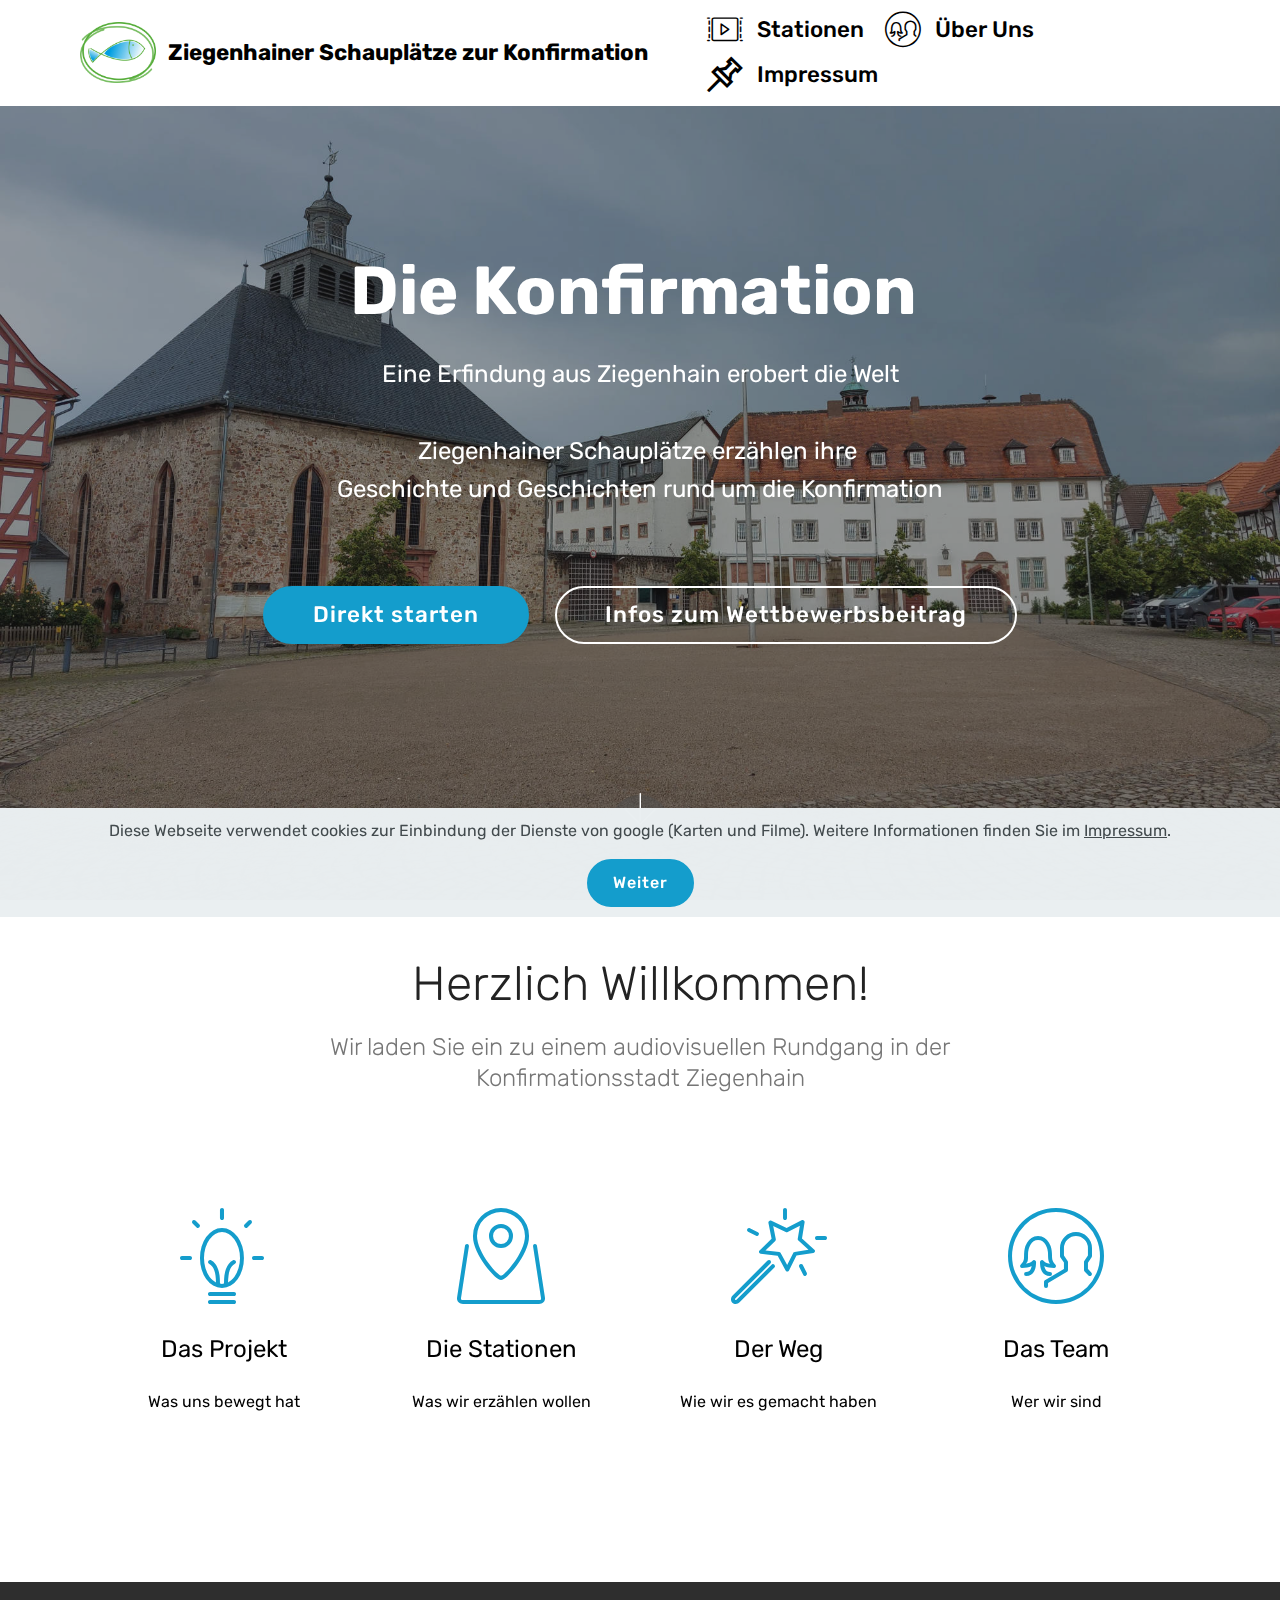
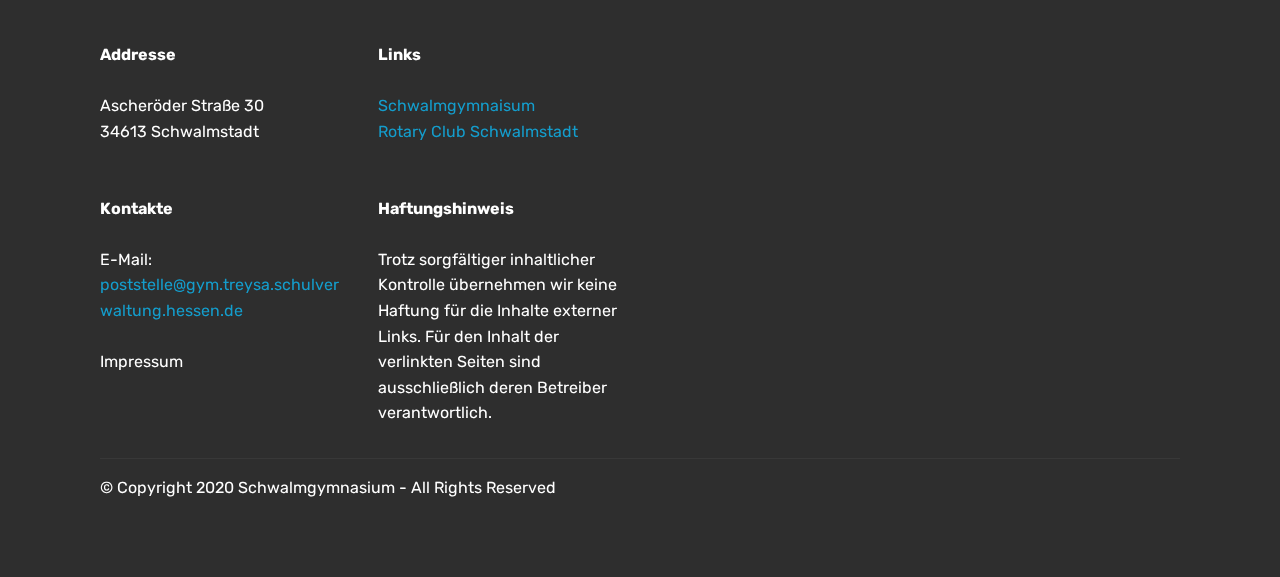
<file: index.html>
<!DOCTYPE html>
<html  >
<head>
  <!-- Site made with Mobirise Website Builder v4.12.4, https://mobirise.com -->
  <meta charset="UTF-8">
  <meta http-equiv="X-UA-Compatible" content="IE=edge">
  <meta name="generator" content="Mobirise v4.12.4, mobirise.com">
  <meta name="viewport" content="width=device-width, initial-scale=1, minimum-scale=1">
  <link rel="shortcut icon" href="assets/images/mbr-122x98.png" type="image/x-icon">
  <meta name="description" content="">
  
  
  <title>Home</title>
  <link rel="stylesheet" href="assets/web/assets/mobirise-icons2/mobirise2.css">
  <link rel="stylesheet" href="assets/web/assets/mobirise-icons/mobirise-icons.css">
  <link rel="stylesheet" href="assets/bootstrap/css/bootstrap.min.css">
  <link rel="stylesheet" href="assets/bootstrap/css/bootstrap-grid.min.css">
  <link rel="stylesheet" href="assets/bootstrap/css/bootstrap-reboot.min.css">
  <link rel="stylesheet" href="assets/socicon/css/styles.css">
  <link rel="stylesheet" href="assets/dropdown/css/style.css">
  <link rel="stylesheet" href="assets/tether/tether.min.css">
  <link rel="stylesheet" href="assets/theme/css/style.css">
  <link rel="preload" as="style" href="assets/mobirise/css/mbr-additional.css"><link rel="stylesheet" href="assets/mobirise/css/mbr-additional.css" type="text/css">
  
  
  
</head>
<body>
  <section class="menu cid-s2RpcZcx5W" once="menu" id="menu2-2">

    

    <nav class="navbar navbar-expand beta-menu navbar-dropdown align-items-center navbar-fixed-top navbar-toggleable-sm">
        <button class="navbar-toggler navbar-toggler-right" type="button" data-toggle="collapse" data-target="#navbarSupportedContent" aria-controls="navbarSupportedContent" aria-expanded="false" aria-label="Toggle navigation">
            <div class="hamburger">
                <span></span>
                <span></span>
                <span></span>
                <span></span>
            </div>
        </button>
        <div class="menu-logo">
            <div class="navbar-brand">
                <span class="navbar-logo">
                    <a href="index.html">
                        <img src="assets/images/mbr-122x98.png" alt="Ziegenhainer Konfirmation" title="" style="height: 3.8rem;">
                    </a>
                </span>
                <span class="navbar-caption-wrap"><a class="navbar-caption text-black display-4" href="index.html">
                        Ziegenhainer Schauplätze zur Konfirmation</a></span>
            </div>
        </div>
        <div class="collapse navbar-collapse" id="navbarSupportedContent">
            <ul class="navbar-nav nav-dropdown nav-right" data-app-modern-menu="true"><li class="nav-item">
                    <a class="nav-link link text-black display-4" href="page2.html"><span class="mbri-video-play mbr-iconfont mbr-iconfont-btn"></span>
                        Stationen</a>
                </li>
                <li class="nav-item">
                    <a class="nav-link link text-black display-4" href="ueber-uns.html"><span class="mbri-users mbr-iconfont mbr-iconfont-btn"></span>
                        Über Uns
                    </a>
                </li><li class="nav-item"><a class="nav-link link text-black display-4" href="Impressum.html"><span class="mobi-mbri mobi-mbri-pin mbr-iconfont mbr-iconfont-btn"></span>
                        Impressum</a></li></ul>
            
        </div>
    </nav>
</section>

<section class="engine"><a href="https://mobirise.info/r">free bootstrap template</a></section><section class="header6 cid-s2Rrr3pT7e mbr-fullscreen mbr-parallax-background" id="header6-4">

    

    <div class="mbr-overlay" style="opacity: 0.4; background-color: rgb(35, 35, 35);">
    </div>

    <div class="container">
        <div class="row justify-content-md-center">
            <div class="mbr-white col-md-10">
                <h1 class="mbr-section-title align-center mbr-bold pb-3 mbr-fonts-style display-1">Die Konfirmation&nbsp;</h1>
                <p class="mbr-text align-center pb-3 mbr-fonts-style display-5">
                    Eine Erfindung aus Ziegenhain erobert die Welt<br><br>Ziegenhainer Schauplätze erzählen ihre&nbsp;<br>Geschichte und Geschichten rund um die Konfirmation <br><br>
                </p>
                <div class="mbr-section-btn align-center"><a class="btn btn-md btn-primary display-4" href="Station1.html">Direkt starten</a>
                        <a class="btn btn-md btn-white-outline display-4" href="projektinfos.html">Infos zum Wettbewerbsbeitrag</a></div>
            </div>
        </div>
    </div>

    <div class="mbr-arrow hidden-sm-down" aria-hidden="true">
        <a href="#next">
            <i class="mbri-down mbr-iconfont"></i>
        </a>
    </div>
</section>

<section class="mbr-section content4 cid-s3z0YWbYh9" id="content4-2a">

    

    <div class="container">
        <div class="media-container-row">
            <div class="title col-12 col-md-8">
                <h2 class="align-center pb-3 mbr-fonts-style display-2">
                    Herzlich Willkommen!</h2>
                <h3 class="mbr-section-subtitle align-center mbr-light mbr-fonts-style display-5">
                    Wir laden Sie ein zu einem audiovisuellen Rundgang in der Konfirmationsstadt Ziegenhain</h3>
                
            </div>
        </div>
    </div>
</section>

<section class="features1 cid-s3yZpEOSLb" id="features1-29">
    
    

    
    <div class="container">
        <div class="media-container-row">

            <div class="card p-3 col-12 col-md-6 col-lg-3">
                <div class="card-img pb-3">
                    <a href="projektinfos.html"><span class="mbr-iconfont mbri-idea"></span></a>
                </div>
                <div class="card-box">
                    <h4 class="card-title py-3 mbr-fonts-style display-5"><a href="projektinfos.html" class="text-black">Das Projekt</a></h4>
                    <p class="mbr-text mbr-fonts-style display-7">
                        <a href="projektinfos.html" class="text-black">Was uns bewegt hat</a></p>
                </div>
            </div>

            <div class="card p-3 col-12 col-md-6 col-lg-3">
                <div class="card-img pb-3">
                    <a href="page2.html"><span class="mbr-iconfont mbri-map-pin"></span></a>
                </div>
                <div class="card-box">
                    <h4 class="card-title py-3 mbr-fonts-style display-5"><a href="page2.html" class="text-black">Die Stationen</a></h4>
                    <p class="mbr-text mbr-fonts-style display-7">
                        <a href="page2.html" class="text-black">Was wir erzählen wollen</a></p>
                </div>
            </div>

            <div class="card p-3 col-12 col-md-6 col-lg-3">
                <div class="card-img pb-3">
                    <a href="weg.html"><span class="mbr-iconfont mbri-magic-stick"></span></a>
                </div>
                <div class="card-box">
                    <h4 class="card-title py-3 mbr-fonts-style display-5">
                        <a href="weg.html" class="text-black">Der Weg</a></h4>
                    <p class="mbr-text mbr-fonts-style display-7">
                        <a href="weg.html" class="text-black">Wie wir es gemacht haben</a></p>
                </div>
            </div>

            <div class="card p-3 col-12 col-md-6 col-lg-3">
                <div class="card-img pb-3">
                    <a href="ueber-uns.html"><span class="mbr-iconfont mbri-users"></span></a>
                </div>
                <div class="card-box">
                    <h4 class="card-title py-3 mbr-fonts-style display-5">
                        <a href="ueber-uns.html" class="text-black">Das Team</a></h4>
                    <p class="mbr-text mbr-fonts-style display-7">
                       <a href="ueber-uns.html" class="text-black">Wer wir sind</a></p>
                </div>
            </div>

        </div>

    </div>

</section>

<section class="cid-s2RsBbNzV8" id="footer2-6">

    

    

    <div class="container">
        <div class="media-container-row content mbr-white">
            <div class="col-12 col-md-3 mbr-fonts-style display-7">
                <p class="mbr-text">
                    <strong>Addresse</strong>
                    <br>
                    <br>Ascheröder Straße 30
<br>34613 Schwalmstadt<br>
                    <br>
                    <br><strong>Kontakte</strong>
                    <br>
                    <br>E-Mail:&nbsp;<br><a href="mailto:poststelle@gym.treysa.schulverwaltung.hessen.de">poststelle@gym.treysa.schulverwaltung.hessen.de</a><br><br><a href="Impressum.html" class="text-white">Impressum</a></p>
            </div>
            <div class="col-12 col-md-3 mbr-fonts-style display-7">
                <p class="mbr-text">
                    <strong>Links</strong>
                    <br>
                    <br><a href="www.schwalmgymnasium.de" target="_blank">Schwalmgymnaisum</a><br><a href="https://schwalmstadt.rotary.de" target="_blank">Rotary Club Schwalmstadt</a><br><br><br><strong>Haftungshinweis</strong>&nbsp;<br>
                    <br>Trotz sorgfältiger inhaltlicher Kontrolle übernehmen wir keine Haftung für die Inhalte externer Links. Für den Inhalt der verlinkten Seiten sind ausschließlich deren Betreiber verantwortlich.<br></p>
            </div>
            <div class="col-12 col-md-6">
                <div class="google-map"><iframe frameborder="0" style="border:0" src="https://www.google.com/maps/d/embed?mid=1mtP-04DRVykc_cVxY8oXA-gNEf2_NZy1" allowfullscreen=""></iframe></div>
            </div>
        </div>
        <div class="footer-lower">
            <div class="media-container-row">
                <div class="col-sm-12">
                    <hr>
                </div>
            </div>
            <div class="media-container-row mbr-white">
                <div class="col-sm-6 copyright">
                    <p class="mbr-text mbr-fonts-style display-7">
                        © Copyright 2020 Schwalmgymnasium - All Rights Reserved
                    </p>
                </div>
                <div class="col-md-6">
                    
                </div>
            </div>
        </div>
    </div>
</section>


  <script src="assets/web/assets/jquery/jquery.min.js"></script>
  <script src="assets/popper/popper.min.js"></script>
  <script src="assets/bootstrap/js/bootstrap.min.js"></script>
  <script src="assets/web/assets/cookies-alert-plugin/cookies-alert-core.js"></script>
  <script src="assets/web/assets/cookies-alert-plugin/cookies-alert-script.js"></script>
  <script src="assets/dropdown/js/nav-dropdown.js"></script>
  <script src="assets/dropdown/js/navbar-dropdown.js"></script>
  <script src="assets/touchswipe/jquery.touch-swipe.min.js"></script>
  <script src="assets/parallax/jarallax.min.js"></script>
  <script src="assets/tether/tether.min.js"></script>
  <script src="assets/smoothscroll/smooth-scroll.js"></script>
  <script src="assets/theme/js/script.js"></script>
  
  
<input name="cookieData" type="hidden" data-cookie-customDialogSelector='null' data-cookie-colorText='#424a4d' data-cookie-colorBg='rgba(234, 239, 241, 0.99)' data-cookie-textButton='Weiter' data-cookie-colorButton='' data-cookie-colorLink='#424a4d' data-cookie-underlineLink='true' data-cookie-text="Diese Webseite verwendet cookies zur Einbindung der Dienste von google (Karten und Filme). Weitere Informationen finden Sie im <a href='impressum.html'>Impressum</a>.">
   <div id="scrollToTop" class="scrollToTop mbr-arrow-up"><a style="text-align: center;"><i class="mbr-arrow-up-icon mbr-arrow-up-icon-cm cm-icon cm-icon-smallarrow-up"></i></a></div>
  </body>
</html>
</file>
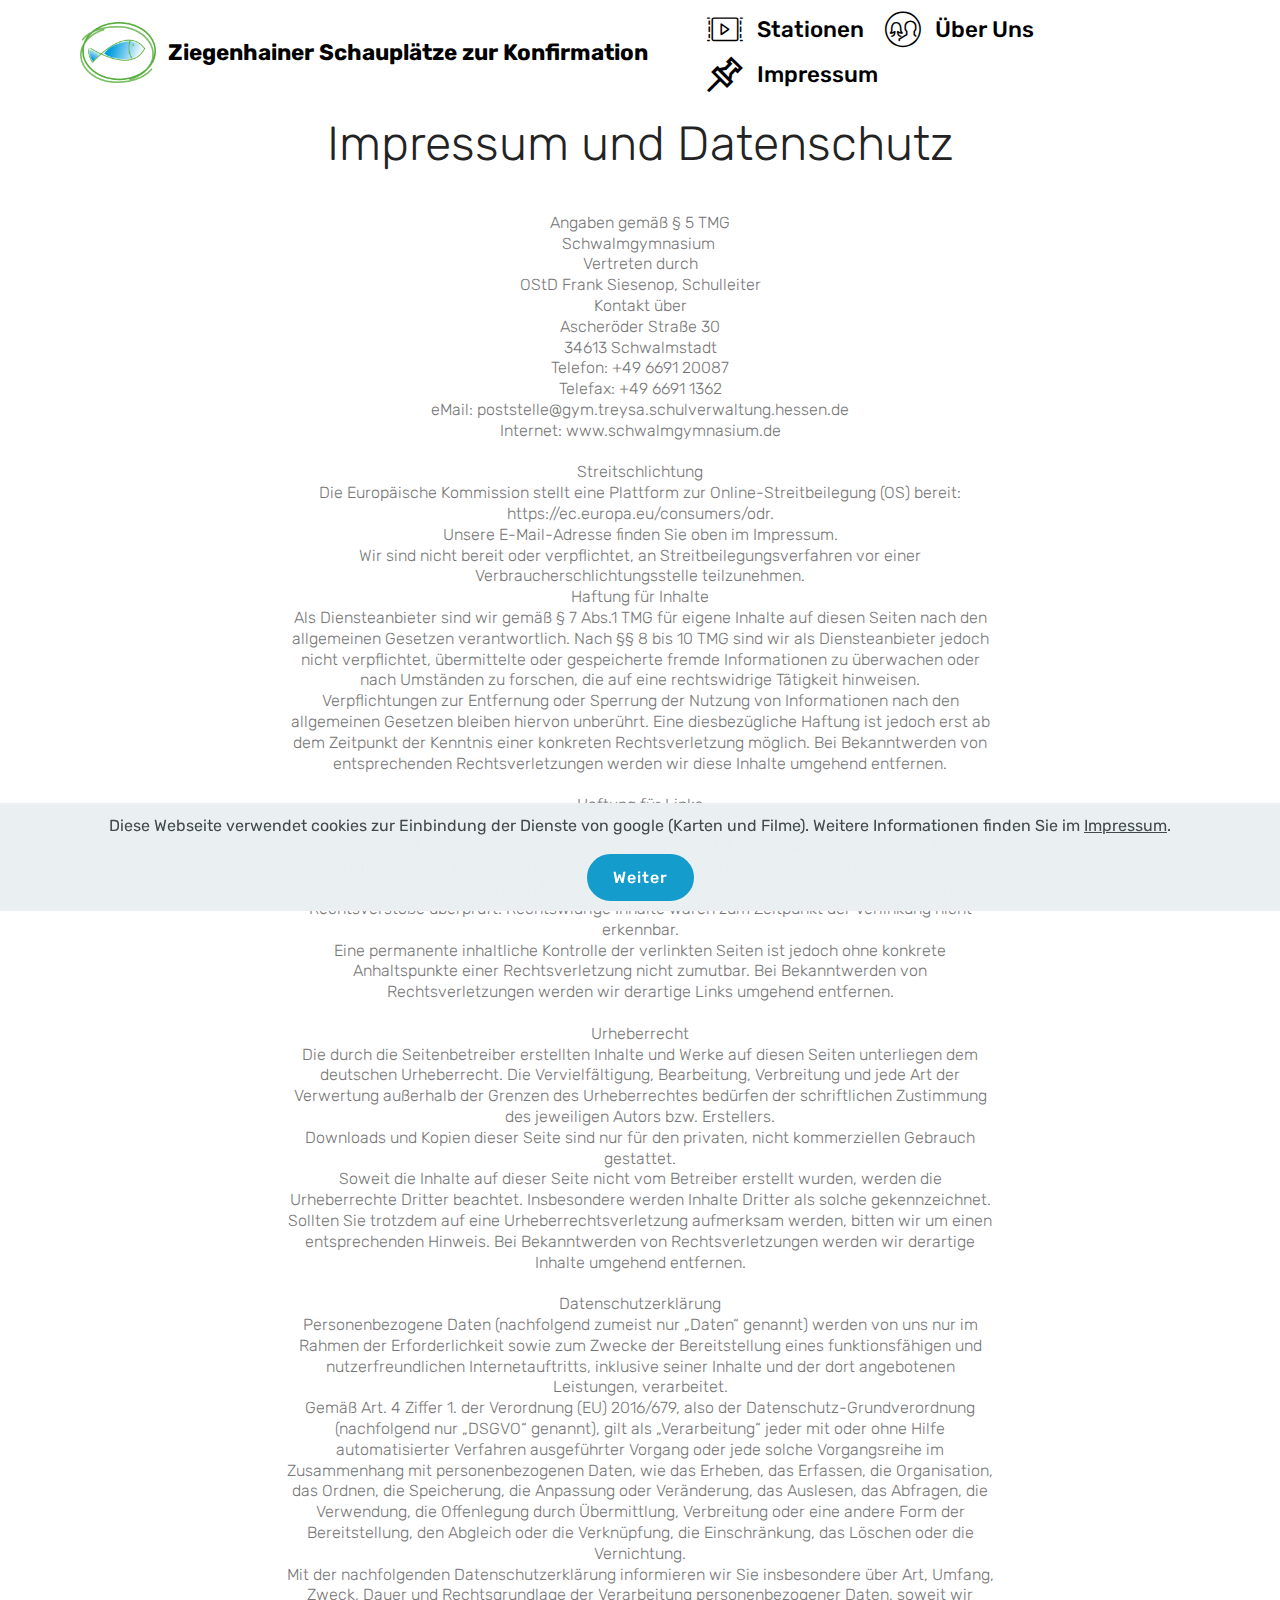
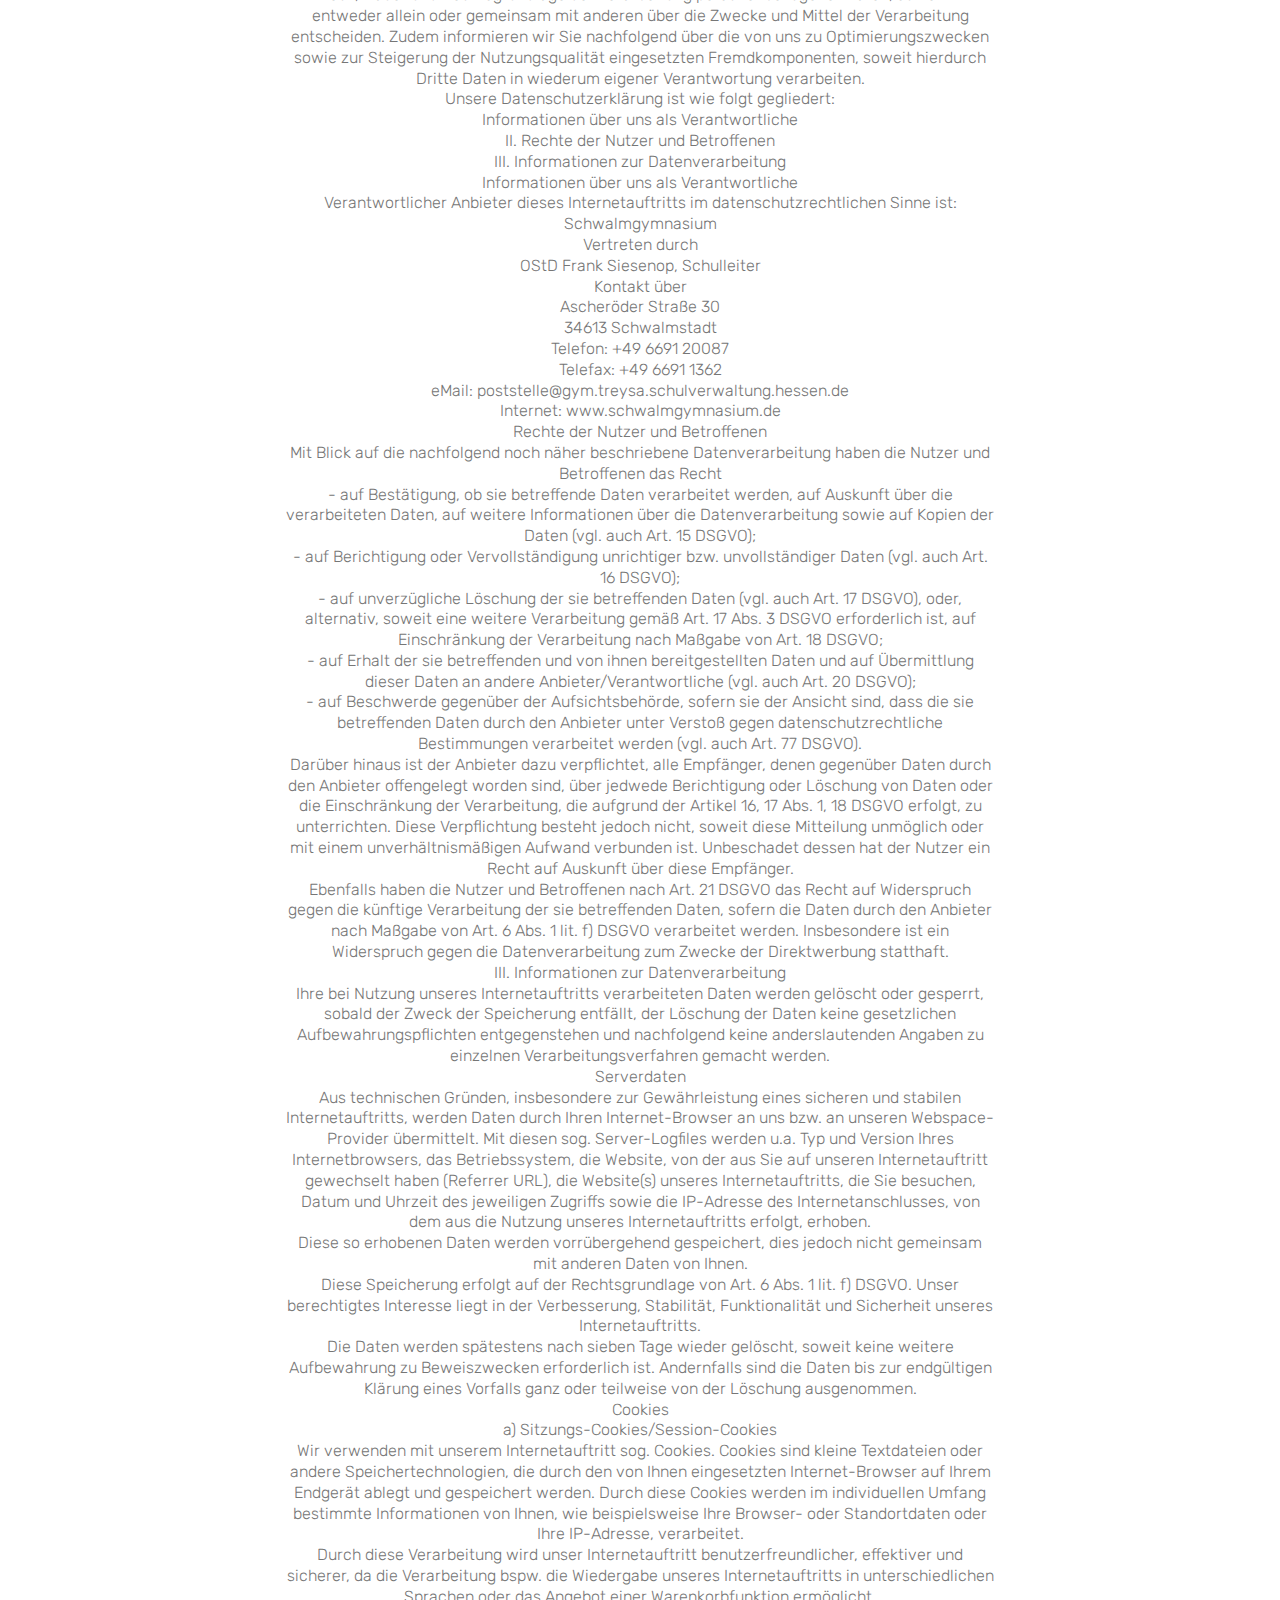
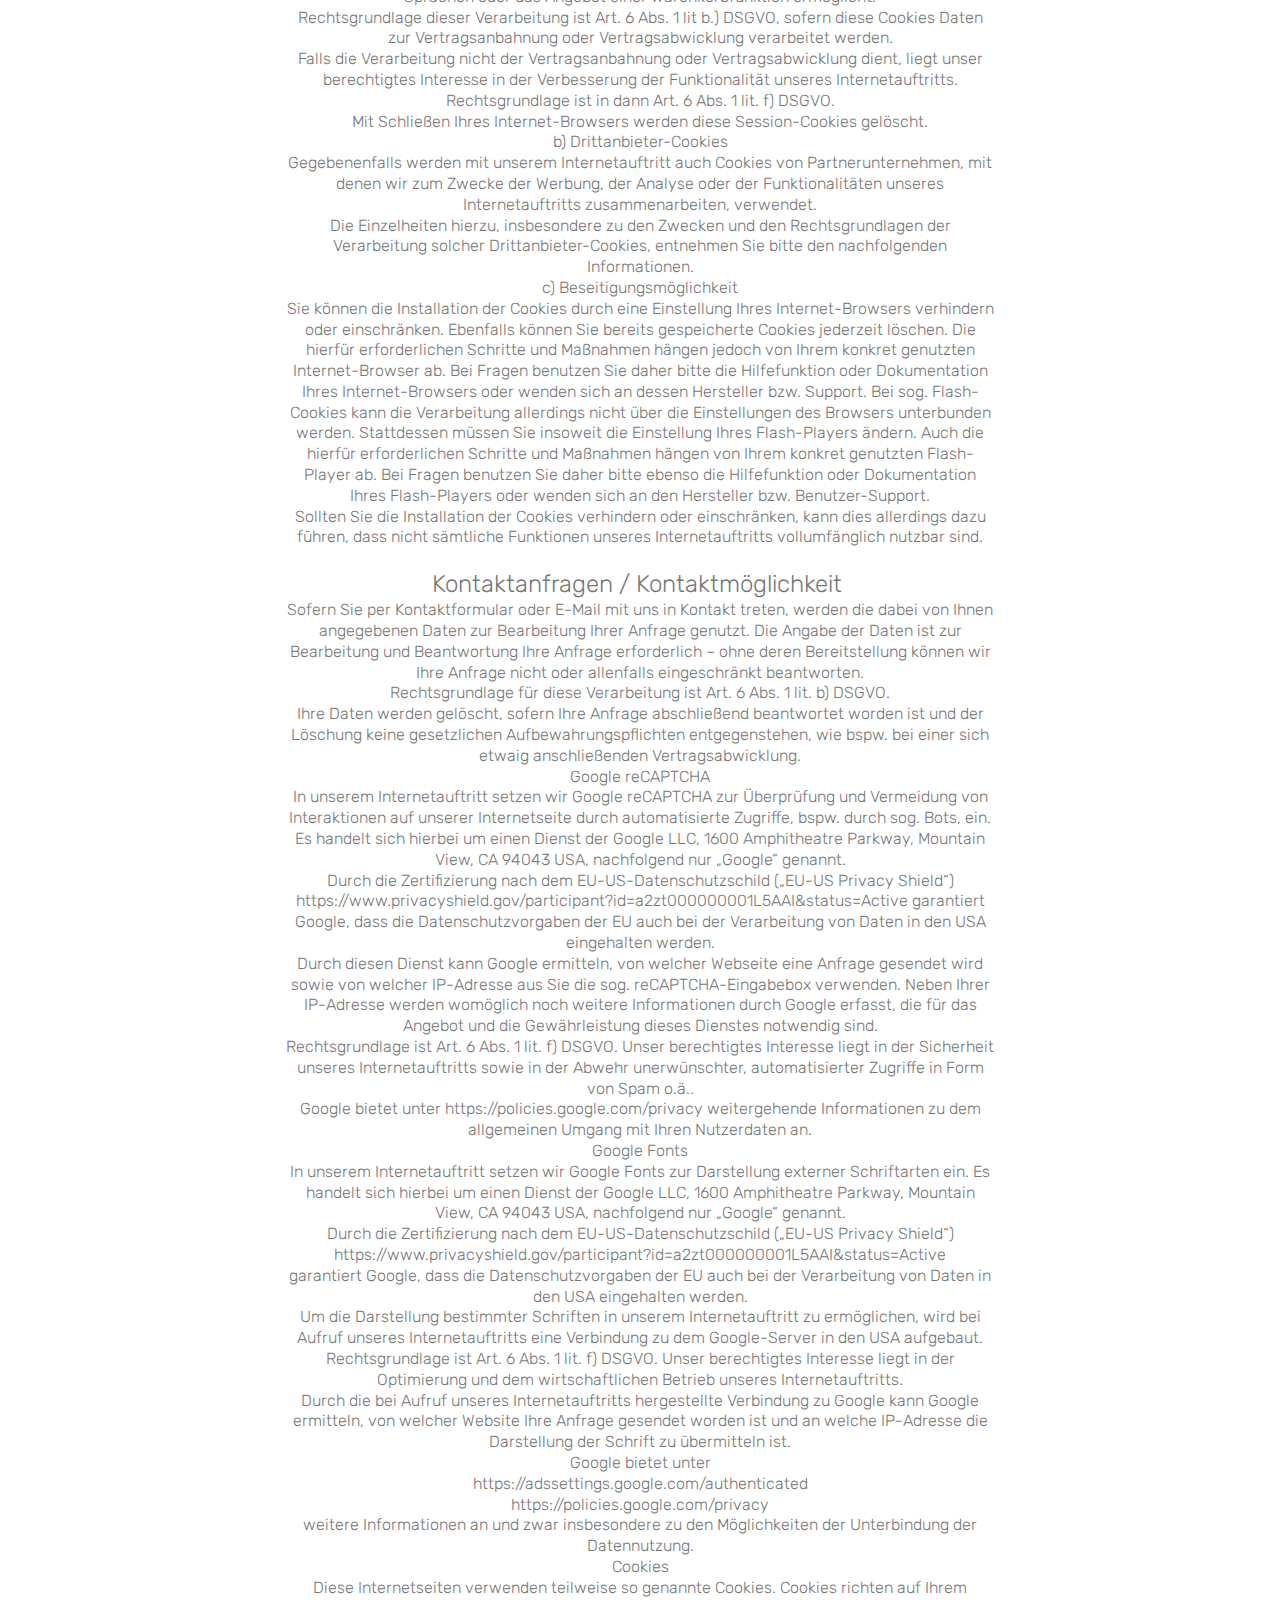
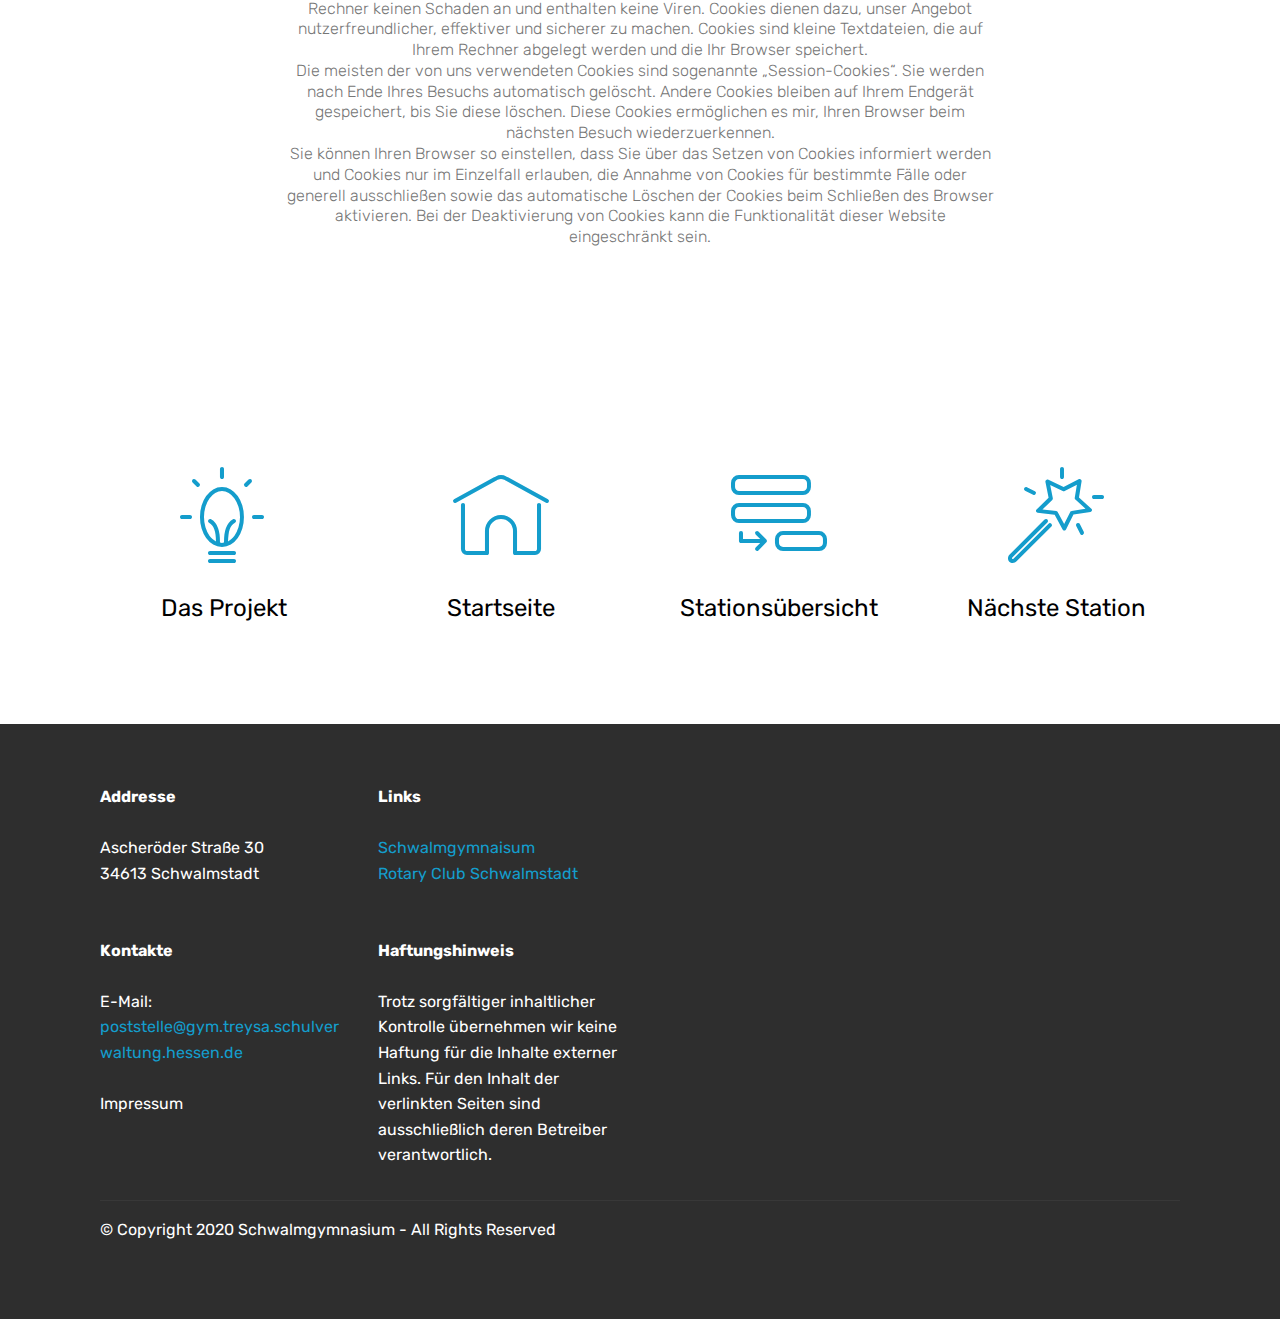
<file: Impressum.html>
<!DOCTYPE html>
<html  >
<head>
  <!-- Site made with Mobirise Website Builder v4.12.4, https://mobirise.com -->
  <meta charset="UTF-8">
  <meta http-equiv="X-UA-Compatible" content="IE=edge">
  <meta name="generator" content="Mobirise v4.12.4, mobirise.com">
  <meta name="viewport" content="width=device-width, initial-scale=1, minimum-scale=1">
  <link rel="shortcut icon" href="assets/images/mbr-122x98.png" type="image/x-icon">
  <meta name="description" content="Web Page Builder Description">
  
  
  <title>Impressum</title>
  <link rel="stylesheet" href="assets/web/assets/mobirise-icons2/mobirise2.css">
  <link rel="stylesheet" href="assets/web/assets/mobirise-icons/mobirise-icons.css">
  <link rel="stylesheet" href="assets/bootstrap/css/bootstrap.min.css">
  <link rel="stylesheet" href="assets/bootstrap/css/bootstrap-grid.min.css">
  <link rel="stylesheet" href="assets/bootstrap/css/bootstrap-reboot.min.css">
  <link rel="stylesheet" href="assets/socicon/css/styles.css">
  <link rel="stylesheet" href="assets/dropdown/css/style.css">
  <link rel="stylesheet" href="assets/tether/tether.min.css">
  <link rel="stylesheet" href="assets/theme/css/style.css">
  <link rel="preload" as="style" href="assets/mobirise/css/mbr-additional.css"><link rel="stylesheet" href="assets/mobirise/css/mbr-additional.css" type="text/css">
  
  
  
</head>
<body>
  <section class="menu cid-s3qO0I3NY3" once="menu" id="menu2-25">

    

    <nav class="navbar navbar-expand beta-menu navbar-dropdown align-items-center navbar-fixed-top navbar-toggleable-sm">
        <button class="navbar-toggler navbar-toggler-right" type="button" data-toggle="collapse" data-target="#navbarSupportedContent" aria-controls="navbarSupportedContent" aria-expanded="false" aria-label="Toggle navigation">
            <div class="hamburger">
                <span></span>
                <span></span>
                <span></span>
                <span></span>
            </div>
        </button>
        <div class="menu-logo">
            <div class="navbar-brand">
                <span class="navbar-logo">
                    <a href="index.html">
                        <img src="assets/images/mbr-122x98.png" alt="Ziegenhainer Konfirmation" title="" style="height: 3.8rem;">
                    </a>
                </span>
                <span class="navbar-caption-wrap"><a class="navbar-caption text-black display-4" href="index.html">
                        Ziegenhainer Schauplätze zur Konfirmation</a></span>
            </div>
        </div>
        <div class="collapse navbar-collapse" id="navbarSupportedContent">
            <ul class="navbar-nav nav-dropdown nav-right" data-app-modern-menu="true"><li class="nav-item">
                    <a class="nav-link link text-black display-4" href="page2.html"><span class="mbri-video-play mbr-iconfont mbr-iconfont-btn"></span>
                        Stationen</a>
                </li>
                <li class="nav-item">
                    <a class="nav-link link text-black display-4" href="ueber-uns.html"><span class="mbri-users mbr-iconfont mbr-iconfont-btn"></span>
                        Über Uns
                    </a>
                </li><li class="nav-item"><a class="nav-link link text-black display-4" href="Impressum.html"><span class="mobi-mbri mobi-mbri-pin mbr-iconfont mbr-iconfont-btn"></span>
                        Impressum</a></li></ul>
            
        </div>
    </nav>
</section>

<section class="engine"><a href="https://mobirise.info/n">simple web templates</a></section><section class="mbr-section content4 cid-s3qO0IWAzY" id="content4-26">

    

    <div class="container">
        <div class="media-container-row">
            <div class="title col-12 col-md-8">
                <h2 class="align-center pb-3 mbr-fonts-style display-2">
                    Impressum und Datenschutz</h2>
                <h3 class="mbr-section-subtitle align-center mbr-light mbr-fonts-style display-7"><br>
                <div>
</div><div>Angaben gemäß § 5 TMG
</div><div>
</div><div><span style="font-size: 1rem;">Schwalmgymnasium&nbsp;</span><br></div><div>
</div><div>Vertreten durch
</div><div>OStD Frank Siesenop, Schulleiter
</div><div>
</div><div>Kontakt über
</div><div>Ascheröder Straße 30
</div><div>34613 Schwalmstadt
</div><div>
</div><div>Telefon: +49 6691 20087
</div><div>Telefax: +49 6691 1362
</div><div>eMail: poststelle@gym.treysa.schulverwaltung.hessen.de
</div><div>Internet: www.schwalmgymnasium.de</div><div>
</div><div><span style="font-size: 1rem;">&nbsp;&nbsp;</span><span style="font-size: 1rem;"></span></div><div>Streitschlichtung
</div><div>
</div><div>Die Europäische Kommission stellt eine Plattform zur Online-Streitbeilegung (OS) bereit: https://ec.europa.eu/consumers/odr.
</div><div>
</div><div>Unsere E-Mail-Adresse finden Sie oben im Impressum.
</div><div>
</div><div>Wir sind nicht bereit oder verpflichtet, an Streitbeilegungsverfahren vor einer  Verbraucherschlichtungsstelle teilzunehmen. 
</div><div>
</div><div>
</div><div>Haftung für Inhalte
</div><div>
</div><div>Als Diensteanbieter sind wir gemäß § 7 Abs.1 TMG für eigene Inhalte auf diesen Seiten nach den allgemeinen Gesetzen verantwortlich. Nach §§ 8 bis 10 TMG sind wir als Diensteanbieter jedoch nicht verpflichtet, übermittelte oder gespeicherte fremde Informationen zu überwachen oder nach Umständen zu forschen, die auf eine rechtswidrige Tätigkeit hinweisen.
</div><div>
</div><div>Verpflichtungen zur Entfernung oder Sperrung der Nutzung von Informationen nach den allgemeinen Gesetzen bleiben hiervon unberührt. Eine diesbezügliche Haftung ist jedoch erst ab dem Zeitpunkt der Kenntnis einer konkreten Rechtsverletzung möglich. Bei Bekanntwerden von entsprechenden Rechtsverletzungen werden wir diese Inhalte umgehend entfernen.
</div><div>
</div><div>&nbsp;
</div><div>
</div><div>Haftung für Links
</div><div>
</div><div>Unser Angebot enthält Links zu externen Websites Dritter, auf deren Inhalte wir keinen Einfluss haben. Deshalb können wir für diese fremden Inhalte auch keine Gewähr übernehmen. Für die Inhalte der verlinkten Seiten ist stets der jeweilige Anbieter oder Betreiber der Seiten verantwortlich. Die verlinkten Seiten wurden zum Zeitpunkt der Verlinkung auf mögliche Rechtsverstöße überprüft. Rechtswidrige Inhalte waren zum Zeitpunkt der Verlinkung nicht erkennbar.
</div><div>
</div><div>Eine permanente inhaltliche Kontrolle der verlinkten Seiten ist jedoch ohne konkrete Anhaltspunkte einer Rechtsverletzung nicht zumutbar. Bei Bekanntwerden von Rechtsverletzungen werden wir derartige Links umgehend entfernen.
</div><div>
</div><div>&nbsp;
</div><div>
</div><div>Urheberrecht
</div><div>
</div><div>Die durch die Seitenbetreiber erstellten Inhalte und Werke auf diesen Seiten unterliegen dem deutschen Urheberrecht. Die Vervielfältigung, Bearbeitung, Verbreitung und jede Art der Verwertung außerhalb der Grenzen des Urheberrechtes bedürfen der schriftlichen Zustimmung des jeweiligen Autors bzw. Erstellers.
</div><div>
</div><div>Downloads und Kopien dieser Seite sind nur für den privaten, nicht kommerziellen Gebrauch gestattet.
</div><div>
</div><div>Soweit die Inhalte auf dieser Seite nicht vom Betreiber erstellt wurden, werden die Urheberrechte Dritter beachtet. Insbesondere werden Inhalte Dritter als solche gekennzeichnet. Sollten Sie trotzdem auf eine Urheberrechtsverletzung aufmerksam werden, bitten wir um einen entsprechenden Hinweis. Bei Bekanntwerden von Rechtsverletzungen werden wir derartige Inhalte umgehend entfernen.
</div><div>
</div><div>
</div><div>
</div><div><br></div><div>
</div><div>Datenschutzerklärung
</div><div>
</div><div>Personenbezogene Daten (nachfolgend zumeist nur „Daten“ genannt) werden von uns nur im Rahmen der Erforderlichkeit sowie zum Zwecke der Bereitstellung eines funktionsfähigen und nutzerfreundlichen Internetauftritts, inklusive seiner Inhalte und der dort angebotenen Leistungen, verarbeitet.
</div><div>
</div><div>
</div><div>Gemäß Art. 4 Ziffer 1. der Verordnung (EU) 2016/679, also der Datenschutz-Grundverordnung (nachfolgend nur „DSGVO“ genannt), gilt als „Verarbeitung“ jeder mit oder ohne Hilfe automatisierter Verfahren ausgeführter Vorgang oder jede solche Vorgangsreihe im Zusammenhang mit personenbezogenen Daten, wie das Erheben, das Erfassen, die Organisation, das Ordnen, die Speicherung, die Anpassung oder Veränderung, das Auslesen, das Abfragen, die Verwendung, die Offenlegung durch Übermittlung, Verbreitung oder eine andere Form der Bereitstellung, den Abgleich oder die Verknüpfung, die Einschränkung, das Löschen oder die Vernichtung.
</div><div>
</div><div>
</div><div>Mit der nachfolgenden Datenschutzerklärung informieren wir Sie insbesondere über Art, Umfang, Zweck, Dauer und Rechtsgrundlage der Verarbeitung personenbezogener Daten, soweit wir entweder allein oder gemeinsam mit anderen über die Zwecke und Mittel der Verarbeitung entscheiden. Zudem informieren wir Sie nachfolgend über die von uns zu Optimierungszwecken sowie zur Steigerung der Nutzungsqualität eingesetzten Fremdkomponenten, soweit hierdurch Dritte Daten in wiederum eigener Verantwortung verarbeiten.
</div><div>
</div><div>
</div><div>Unsere Datenschutzerklärung ist wie folgt gegliedert:
</div><div>
</div><div>
</div><div>Informationen über uns als Verantwortliche
</div><div>
</div><div>II. Rechte der Nutzer und Betroffenen
</div><div>
</div><div>III. Informationen zur Datenverarbeitung
</div><div>
</div><div>Informationen über uns als Verantwortliche
</div><div>
</div><div>Verantwortlicher Anbieter dieses Internetauftritts im datenschutzrechtlichen Sinne ist:
</div><div>
</div><div>
</div><div>Schwalmgymnasium
</div><div>
</div><div>Vertreten durch
</div><div>OStD Frank Siesenop, Schulleiter
</div><div>
</div><div>Kontakt über
</div><div>Ascheröder Straße 30
</div><div>34613 Schwalmstadt
</div><div>
</div><div>Telefon: +49 6691 20087
</div><div>Telefax: +49 6691 1362
</div><div>eMail: poststelle@gym.treysa.schulverwaltung.hessen.de
</div><div>Internet: www.schwalmgymnasium.de</div><div>
</div><div>Rechte der Nutzer und Betroffenen
</div><div>
</div><div>Mit Blick auf die nachfolgend noch näher beschriebene Datenverarbeitung haben die Nutzer und Betroffenen das Recht
</div><div>
</div><div>- auf Bestätigung, ob sie betreffende Daten verarbeitet werden, auf Auskunft über die verarbeiteten Daten, auf weitere Informationen über die Datenverarbeitung sowie auf Kopien der Daten (vgl. auch Art. 15 DSGVO); 
</div><div>
</div><div>- auf Berichtigung oder Vervollständigung unrichtiger bzw. unvollständiger Daten (vgl. auch Art. 16 DSGVO);
</div><div>
</div><div>- auf unverzügliche Löschung der sie betreffenden Daten (vgl. auch Art. 17 DSGVO), oder, alternativ, soweit eine weitere Verarbeitung gemäß Art. 17 Abs. 3 DSGVO erforderlich ist, auf Einschränkung der Verarbeitung nach Maßgabe von Art. 18 DSGVO;
</div><div>
</div><div>- auf Erhalt der sie betreffenden und von ihnen bereitgestellten Daten und auf Übermittlung dieser Daten an andere Anbieter/Verantwortliche (vgl. auch Art. 20 DSGVO);
</div><div>
</div><div>- auf Beschwerde gegenüber der Aufsichtsbehörde, sofern sie der Ansicht sind, dass die sie betreffenden Daten durch den Anbieter unter Verstoß gegen datenschutzrechtliche Bestimmungen verarbeitet werden (vgl. auch Art. 77 DSGVO).
</div><div>
</div><div>Darüber hinaus ist der Anbieter dazu verpflichtet, alle Empfänger, denen gegenüber Daten durch den Anbieter offengelegt worden sind, über jedwede Berichtigung oder Löschung von Daten oder die Einschränkung der Verarbeitung, die aufgrund der Artikel 16, 17 Abs. 1, 18 DSGVO erfolgt, zu unterrichten. Diese Verpflichtung besteht jedoch nicht, soweit diese Mitteilung unmöglich oder mit einem unverhältnismäßigen Aufwand verbunden ist. Unbeschadet dessen hat der Nutzer ein Recht auf Auskunft über diese Empfänger.
</div><div>
</div><div>Ebenfalls haben die Nutzer und Betroffenen nach Art. 21 DSGVO das Recht auf Widerspruch gegen die künftige Verarbeitung der sie betreffenden Daten, sofern die Daten durch den Anbieter nach Maßgabe von Art. 6 Abs. 1 lit. f) DSGVO verarbeitet werden. Insbesondere ist ein Widerspruch gegen die Datenverarbeitung zum Zwecke der Direktwerbung statthaft. 
</div><div>
</div><div>
</div><div>III. Informationen zur Datenverarbeitung
</div><div>
</div><div>Ihre bei Nutzung unseres Internetauftritts verarbeiteten Daten werden gelöscht oder gesperrt, sobald der Zweck der Speicherung entfällt, der Löschung der Daten keine gesetzlichen Aufbewahrungspflichten entgegenstehen und nachfolgend keine anderslautenden Angaben zu einzelnen Verarbeitungsverfahren gemacht werden. 
</div><div>
</div><div>
</div><div>Serverdaten
</div><div>
</div><div>Aus technischen Gründen, insbesondere zur Gewährleistung eines sicheren und stabilen Internetauftritts, werden Daten durch Ihren Internet-Browser an uns bzw. an unseren Webspace-Provider übermittelt. Mit diesen sog. Server-Logfiles werden u.a. Typ und Version Ihres Internetbrowsers, das Betriebssystem, die Website, von der aus Sie auf unseren Internetauftritt gewechselt haben (Referrer URL), die Website(s) unseres Internetauftritts, die Sie besuchen, Datum und Uhrzeit des jeweiligen Zugriffs sowie die IP-Adresse des Internetanschlusses, von dem aus die Nutzung unseres Internetauftritts erfolgt, erhoben. 
</div><div>
</div><div>Diese so erhobenen Daten werden vorrübergehend gespeichert, dies jedoch nicht gemeinsam mit anderen Daten von Ihnen. 
</div><div>
</div><div>Diese Speicherung erfolgt auf der Rechtsgrundlage von Art. 6 Abs. 1 lit. f) DSGVO. Unser berechtigtes Interesse liegt in der Verbesserung, Stabilität, Funktionalität und Sicherheit unseres Internetauftritts. 
</div><div>
</div><div>Die Daten werden spätestens nach sieben Tage wieder gelöscht, soweit keine weitere Aufbewahrung zu Beweiszwecken erforderlich ist. Andernfalls sind die Daten bis zur endgültigen Klärung eines Vorfalls ganz oder teilweise von der Löschung ausgenommen. 
</div><div>
</div><div>
</div><div>Cookies
</div><div>
</div><div>a) Sitzungs-Cookies/Session-Cookies 
</div><div>
</div><div>Wir verwenden mit unserem Internetauftritt sog. Cookies. Cookies sind kleine Textdateien oder andere Speichertechnologien, die durch den von Ihnen eingesetzten Internet-Browser auf Ihrem Endgerät ablegt und gespeichert werden. Durch diese Cookies werden im individuellen Umfang bestimmte Informationen von Ihnen, wie beispielsweise Ihre Browser- oder Standortdaten oder Ihre IP-Adresse, verarbeitet.
</div><div>
</div><div>Durch diese Verarbeitung wird unser Internetauftritt benutzerfreundlicher, effektiver und sicherer, da die Verarbeitung bspw. die Wiedergabe unseres Internetauftritts in unterschiedlichen Sprachen oder das Angebot einer Warenkorbfunktion ermöglicht. 
</div><div>
</div><div>Rechtsgrundlage dieser Verarbeitung ist Art. 6 Abs. 1 lit b.) DSGVO, sofern diese Cookies Daten zur Vertragsanbahnung oder Vertragsabwicklung verarbeitet werden. 
</div><div>
</div><div>Falls die Verarbeitung nicht der Vertragsanbahnung oder Vertragsabwicklung dient, liegt unser berechtigtes Interesse in der Verbesserung der Funktionalität unseres Internetauftritts. Rechtsgrundlage ist in dann Art. 6 Abs. 1 lit. f) DSGVO. 
</div><div>
</div><div>Mit Schließen Ihres Internet-Browsers werden diese Session-Cookies gelöscht. 
</div><div>
</div><div>
</div><div>b) Drittanbieter-Cookies
</div><div>
</div><div>Gegebenenfalls werden mit unserem Internetauftritt auch Cookies von Partnerunternehmen, mit denen wir zum Zwecke der Werbung, der Analyse oder der Funktionalitäten unseres Internetauftritts zusammenarbeiten, verwendet.
</div><div>
</div><div>Die Einzelheiten hierzu, insbesondere zu den Zwecken und den Rechtsgrundlagen der Verarbeitung solcher Drittanbieter-Cookies, entnehmen Sie bitte den nachfolgenden Informationen. 
</div><div>
</div><div>
</div><div>c) Beseitigungsmöglichkeit
</div><div>
</div><div>Sie können die Installation der Cookies durch eine Einstellung Ihres Internet-Browsers verhindern oder einschränken. Ebenfalls können Sie bereits gespeicherte Cookies jederzeit löschen. Die hierfür erforderlichen Schritte und Maßnahmen hängen jedoch von Ihrem konkret genutzten Internet-Browser ab. Bei Fragen benutzen Sie daher bitte die Hilfefunktion oder Dokumentation Ihres Internet-Browsers oder wenden sich an dessen Hersteller bzw. Support. Bei sog. Flash-Cookies kann die Verarbeitung allerdings nicht über die Einstellungen des Browsers unterbunden werden. Stattdessen müssen Sie insoweit die Einstellung Ihres Flash-Players ändern. Auch die hierfür erforderlichen Schritte und Maßnahmen hängen von Ihrem konkret genutzten Flash-Player ab. Bei Fragen benutzen Sie daher bitte ebenso die Hilfefunktion oder Dokumentation Ihres Flash-Players oder wenden sich an den Hersteller bzw. Benutzer-Support.
</div><div>
</div><div>Sollten Sie die Installation der Cookies verhindern oder einschränken, kann dies allerdings dazu führen, dass nicht sämtliche Funktionen unseres Internetauftritts vollumfänglich nutzbar sind. 
</div><div>
</div><div>
</div><div><br></div><div><span style="font-size: 1.5rem;">Kontaktanfragen / Kontaktmöglichkeit&nbsp;</span><br><span style="font-size: 1.5rem;"></span></div><div>
</div><div>Sofern Sie per Kontaktformular oder E-Mail mit uns in Kontakt treten, werden die dabei von Ihnen angegebenen Daten zur Bearbeitung Ihrer Anfrage genutzt. Die Angabe der Daten ist zur Bearbeitung und Beantwortung Ihre Anfrage erforderlich – ohne deren Bereitstellung können wir Ihre Anfrage nicht oder allenfalls eingeschränkt beantworten. 
</div><div>
</div><div>
</div><div>Rechtsgrundlage für diese Verarbeitung ist Art. 6 Abs. 1 lit. b) DSGVO.
</div><div>
</div><div>Ihre Daten werden gelöscht, sofern Ihre Anfrage abschließend beantwortet worden ist und der Löschung keine gesetzlichen Aufbewahrungspflichten entgegenstehen, wie bspw. bei einer sich etwaig anschließenden Vertragsabwicklung. 
</div><div>
</div><div>
</div><div>Google reCAPTCHA
</div><div>
</div><div>In unserem Internetauftritt setzen wir Google reCAPTCHA zur Überprüfung und Vermeidung von Interaktionen auf unserer Internetseite durch automatisierte Zugriffe, bspw. durch sog. Bots, ein. Es handelt sich hierbei um einen Dienst der Google LLC, 1600 Amphitheatre Parkway, Mountain View, CA 94043 USA, nachfolgend nur „Google“ genannt. 
</div><div>
</div><div>
</div><div>Durch die Zertifizierung nach dem EU-US-Datenschutzschild („EU-US Privacy Shield“)   https://www.privacyshield.gov/participant?id=a2zt000000001L5AAI&amp;status=Active  garantiert Google, dass die Datenschutzvorgaben der EU auch bei der Verarbeitung von Daten in den USA eingehalten werden. 
</div><div>
</div><div>Durch diesen Dienst kann Google ermitteln, von welcher Webseite eine Anfrage gesendet wird sowie von welcher IP-Adresse aus Sie die sog. reCAPTCHA-Eingabebox verwenden. Neben Ihrer IP-Adresse werden womöglich noch weitere Informationen durch Google erfasst, die für das Angebot und die Gewährleistung dieses Dienstes notwendig sind. 
</div><div>
</div><div>Rechtsgrundlage ist Art. 6 Abs. 1 lit. f) DSGVO. Unser berechtigtes Interesse liegt in der Sicherheit unseres Internetauftritts sowie in der Abwehr unerwünschter, automatisierter Zugriffe in Form von Spam o.ä.. 
</div><div>
</div><div>Google bietet unter https://policies.google.com/privacy weitergehende Informationen zu dem allgemeinen Umgang mit Ihren Nutzerdaten an. 
</div><div>
</div><div>
</div><div>Google Fonts
</div><div>
</div><div>In unserem Internetauftritt setzen wir Google Fonts zur Darstellung externer Schriftarten ein. Es handelt sich hierbei um einen Dienst der Google LLC, 1600 Amphitheatre Parkway, Mountain View, CA 94043 USA, nachfolgend nur „Google“ genannt. 
</div><div>
</div><div>Durch die Zertifizierung nach dem EU-US-Datenschutzschild („EU-US Privacy Shield“) 
</div><div>
</div><div>https://www.privacyshield.gov/participant?id=a2zt000000001L5AAI&amp;status=Active 
</div><div>
</div><div>garantiert Google, dass die Datenschutzvorgaben der EU auch bei der Verarbeitung von Daten in den USA eingehalten werden. 
</div><div>
</div><div>Um die Darstellung bestimmter Schriften in unserem Internetauftritt zu ermöglichen, wird bei Aufruf unseres Internetauftritts eine Verbindung zu dem Google-Server in den USA aufgebaut. 
</div><div>
</div><div>Rechtsgrundlage ist Art. 6 Abs. 1 lit. f) DSGVO. Unser berechtigtes Interesse liegt in der Optimierung und dem wirtschaftlichen Betrieb unseres Internetauftritts. 
</div><div>
</div><div>Durch die bei Aufruf unseres Internetauftritts hergestellte Verbindung zu Google kann Google ermitteln, von welcher Website Ihre Anfrage gesendet worden ist und an welche IP-Adresse die Darstellung der Schrift zu übermitteln ist. 
</div><div>
</div><div>Google bietet unter 
</div><div>
</div><div>https://adssettings.google.com/authenticated 
</div><div>
</div><div>https://policies.google.com/privacy 
</div><div>
</div><div>weitere Informationen an und zwar insbesondere zu den Möglichkeiten der Unterbindung der Datennutzung.
</div><div>
</div><div>Cookies
</div><div>
</div><div>Diese Internetseiten verwenden teilweise so genannte Cookies. Cookies richten auf Ihrem Rechner keinen Schaden an und enthalten keine Viren. Cookies dienen dazu, unser Angebot nutzerfreundlicher, effektiver und sicherer zu machen. Cookies sind kleine Textdateien, die auf Ihrem Rechner abgelegt werden und die Ihr Browser speichert. 
</div><div>
</div><div>Die meisten der von uns verwendeten Cookies sind sogenannte „Session-Cookies“. Sie werden nach Ende Ihres Besuchs automatisch gelöscht. Andere Cookies bleiben auf Ihrem Endgerät gespeichert, bis Sie diese löschen. Diese Cookies ermöglichen es mir, Ihren Browser beim nächsten Besuch wiederzuerkennen. 
</div><div>
</div><div>Sie können Ihren Browser so einstellen, dass Sie über das Setzen von Cookies informiert werden und Cookies nur im Einzelfall erlauben, die Annahme von Cookies für bestimmte Fälle oder generell ausschließen sowie das automatische Löschen der Cookies beim Schließen des Browser aktivieren. Bei der Deaktivierung von Cookies kann die Funktionalität dieser Website eingeschränkt sein.</div></h3>
                
            </div>
        </div>
    </div>
</section>

<section class="features1 cid-s3qO0JZsfA" id="features1-27">
    
    

    
    <div class="container">
        <div class="media-container-row">

            <div class="card p-3 col-12 col-md-6 col-lg-3">
                <div class="card-img pb-3">
                    <a href="projektinfos.html"><span class="mbr-iconfont mbri-idea"></span></a>
                </div>
                <div class="card-box">
                    <h4 class="card-title py-3 mbr-fonts-style display-5"><a href="projektinfos.html" class="text-black">Das Projekt</a></h4>
                    
                </div>
            </div>

            <div class="card p-3 col-12 col-md-6 col-lg-3">
                <div class="card-img pb-3">
                    <a href="index.html"><span class="mbr-iconfont mbri-home"></span></a>
                </div>
                <div class="card-box">
                    <h4 class="card-title py-3 mbr-fonts-style display-5">
                        <a href="index.html" class="text-black">Startseite</a></h4>
                    
                </div>
            </div>

            <div class="card p-3 col-12 col-md-6 col-lg-3">
                <div class="card-img pb-3">
                    <a href="page2.html"><span class="mbr-iconfont mbri-add-submenu"></span></a>
                </div>
                <div class="card-box">
                    <h4 class="card-title py-3 mbr-fonts-style display-5">
                        <a href="page2.html" class="text-black">Stationsübersicht</a></h4>
                    
                </div>
            </div>

            <div class="card p-3 col-12 col-md-6 col-lg-3">
                <div class="card-img pb-3">
                    <a href="weg.html"><span class="mbr-iconfont mbri-magic-stick"></span></a>
                </div>
                <div class="card-box">
                    <h4 class="card-title py-3 mbr-fonts-style display-5">
                        <a href="weg.html" class="text-black">Nächste Station</a></h4>
                    
                </div>
            </div>

        </div>

    </div>

</section>

<section class="cid-s3qO0LDGoS" id="footer2-28">

    

    

    <div class="container">
        <div class="media-container-row content mbr-white">
            <div class="col-12 col-md-3 mbr-fonts-style display-7">
                <p class="mbr-text">
                    <strong>Addresse</strong>
                    <br>
                    <br>Ascheröder Straße 30
<br>34613 Schwalmstadt<br>
                    <br>
                    <br><strong>Kontakte</strong>
                    <br>
                    <br>E-Mail:&nbsp;<br><a href="mailto:poststelle@gym.treysa.schulverwaltung.hessen.de">poststelle@gym.treysa.schulverwaltung.hessen.de</a><br><br><a href="Impressum.html" class="text-white">Impressum</a></p>
            </div>
            <div class="col-12 col-md-3 mbr-fonts-style display-7">
                <p class="mbr-text">
                    <strong>Links</strong>
                    <br>
                    <br><a href="www.schwalmgymnasium.de" target="_blank">Schwalmgymnaisum</a><br><a href="https://schwalmstadt.rotary.de" target="_blank">Rotary Club Schwalmstadt</a><br><br><br><strong>Haftungshinweis</strong>&nbsp;<br>
                    <br>Trotz sorgfältiger inhaltlicher Kontrolle übernehmen wir keine Haftung für die Inhalte externer Links. Für den Inhalt der verlinkten Seiten sind ausschließlich deren Betreiber verantwortlich.<br></p>
            </div>
            <div class="col-12 col-md-6">
                <div class="google-map"><iframe frameborder="0" style="border:0" src="https://www.google.com/maps/d/embed?mid=1mtP-04DRVykc_cVxY8oXA-gNEf2_NZy1" allowfullscreen=""></iframe></div>
            </div>
        </div>
        <div class="footer-lower">
            <div class="media-container-row">
                <div class="col-sm-12">
                    <hr>
                </div>
            </div>
            <div class="media-container-row mbr-white">
                <div class="col-sm-6 copyright">
                    <p class="mbr-text mbr-fonts-style display-7">
                        © Copyright 2020 Schwalmgymnasium - All Rights Reserved
                    </p>
                </div>
                <div class="col-md-6">
                    
                </div>
            </div>
        </div>
    </div>
</section>


  <script src="assets/web/assets/jquery/jquery.min.js"></script>
  <script src="assets/popper/popper.min.js"></script>
  <script src="assets/bootstrap/js/bootstrap.min.js"></script>
  <script src="assets/web/assets/cookies-alert-plugin/cookies-alert-core.js"></script>
  <script src="assets/web/assets/cookies-alert-plugin/cookies-alert-script.js"></script>
  <script src="assets/dropdown/js/nav-dropdown.js"></script>
  <script src="assets/dropdown/js/navbar-dropdown.js"></script>
  <script src="assets/touchswipe/jquery.touch-swipe.min.js"></script>
  <script src="assets/tether/tether.min.js"></script>
  <script src="assets/smoothscroll/smooth-scroll.js"></script>
  <script src="assets/theme/js/script.js"></script>
  
  
<input name="cookieData" type="hidden" data-cookie-customDialogSelector='null' data-cookie-colorText='#424a4d' data-cookie-colorBg='rgba(234, 239, 241, 0.99)' data-cookie-textButton='Weiter' data-cookie-colorButton='' data-cookie-colorLink='#424a4d' data-cookie-underlineLink='true' data-cookie-text="Diese Webseite verwendet cookies zur Einbindung der Dienste von google (Karten und Filme). Weitere Informationen finden Sie im <a href='impressum.html'>Impressum</a>.">
   <div id="scrollToTop" class="scrollToTop mbr-arrow-up"><a style="text-align: center;"><i class="mbr-arrow-up-icon mbr-arrow-up-icon-cm cm-icon cm-icon-smallarrow-up"></i></a></div>
  </body>
</html>
</file>
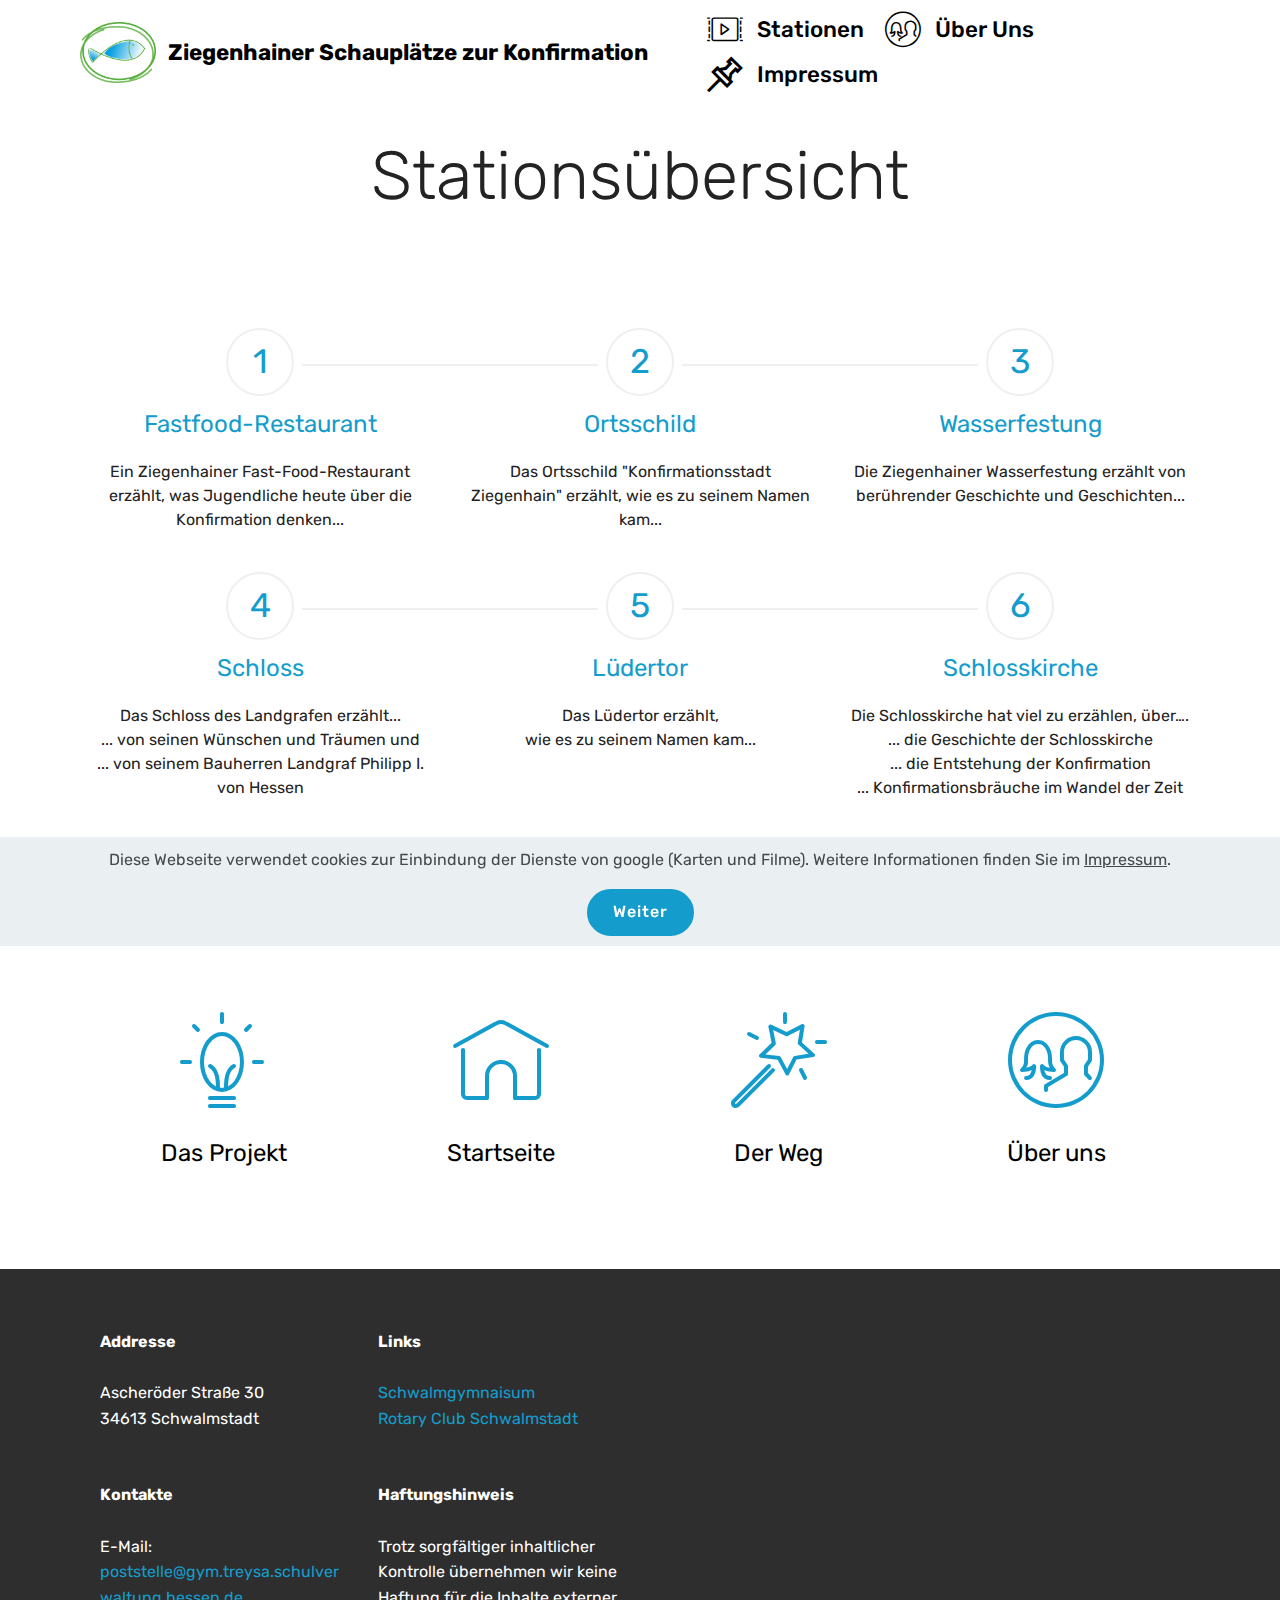
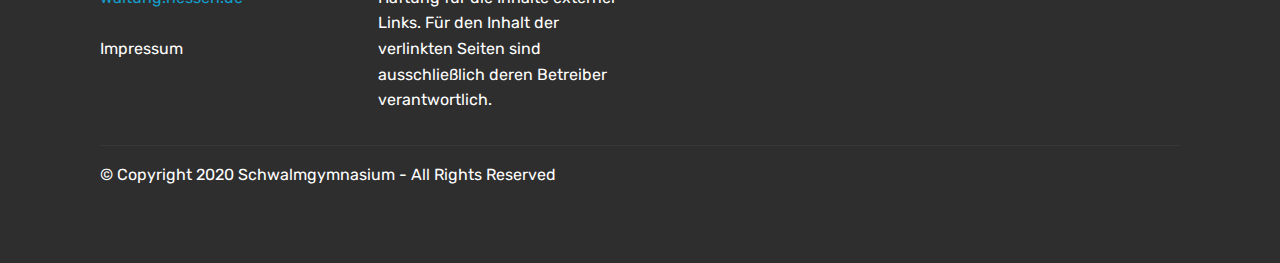
<file: page2.html>
<!DOCTYPE html>
<html  >
<head>
  <!-- Site made with Mobirise Website Builder v4.12.4, https://mobirise.com -->
  <meta charset="UTF-8">
  <meta http-equiv="X-UA-Compatible" content="IE=edge">
  <meta name="generator" content="Mobirise v4.12.4, mobirise.com">
  <meta name="viewport" content="width=device-width, initial-scale=1, minimum-scale=1">
  <link rel="shortcut icon" href="assets/images/mbr-122x98.png" type="image/x-icon">
  <meta name="description" content="Web Page Builder Description">
  
  
  <title>Stationsuebersicht</title>
  <link rel="stylesheet" href="assets/web/assets/mobirise-icons2/mobirise2.css">
  <link rel="stylesheet" href="assets/web/assets/mobirise-icons/mobirise-icons.css">
  <link rel="stylesheet" href="assets/bootstrap/css/bootstrap.min.css">
  <link rel="stylesheet" href="assets/bootstrap/css/bootstrap-grid.min.css">
  <link rel="stylesheet" href="assets/bootstrap/css/bootstrap-reboot.min.css">
  <link rel="stylesheet" href="assets/socicon/css/styles.css">
  <link rel="stylesheet" href="assets/dropdown/css/style.css">
  <link rel="stylesheet" href="assets/tether/tether.min.css">
  <link rel="stylesheet" href="assets/theme/css/style.css">
  <link rel="preload" as="style" href="assets/mobirise/css/mbr-additional.css"><link rel="stylesheet" href="assets/mobirise/css/mbr-additional.css" type="text/css">
  
  
  
</head>
<body>
  <section class="menu cid-s2RpcZcx5W" once="menu" id="menu2-f">

    

    <nav class="navbar navbar-expand beta-menu navbar-dropdown align-items-center navbar-fixed-top navbar-toggleable-sm">
        <button class="navbar-toggler navbar-toggler-right" type="button" data-toggle="collapse" data-target="#navbarSupportedContent" aria-controls="navbarSupportedContent" aria-expanded="false" aria-label="Toggle navigation">
            <div class="hamburger">
                <span></span>
                <span></span>
                <span></span>
                <span></span>
            </div>
        </button>
        <div class="menu-logo">
            <div class="navbar-brand">
                <span class="navbar-logo">
                    <a href="index.html">
                        <img src="assets/images/mbr-122x98.png" alt="Ziegenhainer Konfirmation" title="" style="height: 3.8rem;">
                    </a>
                </span>
                <span class="navbar-caption-wrap"><a class="navbar-caption text-black display-4" href="index.html">
                        Ziegenhainer Schauplätze zur Konfirmation</a></span>
            </div>
        </div>
        <div class="collapse navbar-collapse" id="navbarSupportedContent">
            <ul class="navbar-nav nav-dropdown nav-right" data-app-modern-menu="true"><li class="nav-item">
                    <a class="nav-link link text-black display-4" href="page2.html"><span class="mbri-video-play mbr-iconfont mbr-iconfont-btn"></span>
                        Stationen</a>
                </li>
                <li class="nav-item">
                    <a class="nav-link link text-black display-4" href="ueber-uns.html"><span class="mbri-users mbr-iconfont mbr-iconfont-btn"></span>
                        Über Uns
                    </a>
                </li><li class="nav-item"><a class="nav-link link text-black display-4" href="Impressum.html"><span class="mobi-mbri mobi-mbri-pin mbr-iconfont mbr-iconfont-btn"></span>
                        Impressum</a></li></ul>
            
        </div>
    </nav>
</section>

<section class="engine"><a href="https://mobirise.info/m">website design templates</a></section><section class="step2 cid-s3qpsoek8l" id="step2-1v">

    

    
    
    <div class="container">
        <h2 class="mbr-section-title pb-3 mbr-fonts-style align-center display-1">
            Stationsübersicht</h2>
        <h3 class="mbr-section-subtitle pb-5 mbr-fonts-style align-center display-5">&nbsp;</h3>
        <div class="step-container row justify-content-center">
            <div class="card col-12 pb-4 col-md-4 separline">
                <div class="step-element">
                    <div class="step-wrapper pb-3">
                        <h3 class="step d-flex align-items-center justify-content-center m-auto">
                            <a href="Station1.html">1</a>
                        </h3>
                    </div>          
                    <div class="step-text-content align-center">
                        <h4 class="mbr-step-title pb-3 mbr-fonts-style display-5"><a href="Station1.html">Fastfood-Restaurant</a></h4>
                        <p class="mbr-step-text mbr-fonts-style display-7">Ein Ziegenhainer Fast-Food-Restaurant erzählt, was Jugendliche heute über die Konfirmation denken...</p>
                    </div>
                </div>
            </div>

            <div class="card col-12 separline pb-4 col-md-4">
                <div class="step-element">
                    <div class="step-wrapper pb-3">
                        <h3 class="step d-flex align-items-center justify-content-center m-auto">
                            <a href="Station2.html">2</a>
                        </h3>
                    </div>          
                    <div class="step-text-content align-center">
                        <h4 class="mbr-step-title pb-3 mbr-fonts-style display-5"><a href="Station2.html">Ortsschild</a></h4>
                        <p class="mbr-step-text mbr-fonts-style display-7">Das Ortsschild "Konfirmationsstadt Ziegenhain" erzählt, wie es zu seinem Namen kam...</p>
                    </div>
                </div>
            </div>

            <div class="card col-md-4 col-12 separline pb-4">
                <div class="step-element">
                    <div class="step-wrapper pb-3">
                        <h3 class="step d-flex align-items-center justify-content-center m-auto">
                            <a href="Station3.html">3</a>
                        </h3>
                    </div>          
                    <div class="step-text-content align-center">
                        <h4 class="mbr-step-title pb-3 mbr-fonts-style display-5"><a href="Station3.html">Wasserfestung</a></h4>
                        <p class="mbr-step-text mbr-fonts-style display-7">
                            Die Ziegenhainer Wasserfestung erzählt von berührender Geschichte und Geschichten...</p>
                    </div>
                </div>
            </div>

            <div class="card col-12 separline col-md-4">
                <div class="step-element">
                    <div class="step-wrapper pb-3">
                        <h3 class="step d-flex align-items-center justify-content-center m-auto">
                            <a href="Station4.html">4</a>
                        </h3>
                    </div>          
                    <div class="step-text-content align-center">
                        <h4 class="mbr-step-title pb-3 mbr-fonts-style display-5">
                            <a href="Station4.html">Schloss</a></h4>
                        <p class="mbr-step-text mbr-fonts-style display-7">Das Schloss des Landgrafen erzählt... 
<br>... von seinen Wünschen und Träumen und
<br>... von seinem Bauherren Landgraf Philipp I. von Hessen</p>
                    </div>
                </div>
            </div>
            
            <div class="card col-12 separline col-md-4">
                <div class="step-element">
                    <div class="step-wrapper pb-3">
                        <h3 class="step d-flex align-items-center justify-content-center m-auto">
                            <a href="Station5.html">5</a>
                        </h3>
                    </div>          
                    <div class="step-text-content align-center">
                        <h4 class="mbr-step-title pb-3 mbr-fonts-style display-5">
                            <a href="Station5.html">Lüdertor</a></h4>
                        <p class="mbr-step-text mbr-fonts-style display-7">
                            Das Lüdertor erzählt, <br>wie es zu seinem Namen kam...
                        </p>
                    </div>
                </div>
            </div>
            
            <div class="card col-md-4 col-12 separline last-child">
                <div class="step-element">
                    <div class="step-wrapper pb-3">
                        <h3 class="step d-flex align-items-center justify-content-center m-auto">
                            <a href="Station6.html">6</a>
                        </h3>
                    </div>          
                    <div class="step-text-content align-center">
                        <h4 class="mbr-step-title pb-3 mbr-fonts-style display-5">
                            <a href="Station6.html">Schlosskirche</a></h4>
                        <p class="mbr-step-text mbr-fonts-style display-7">Die Schlosskirche hat viel zu erzählen, über….
<br>... die Geschichte der Schlosskirche
<br>... die Entstehung der Konfirmation
<br>... Konfirmationsbräuche im Wandel der Zeit</p>
                    </div>
                </div>
            </div>
            
            
            
            
            
            
        </div>
    </div>
</section>

<section class="features1 cid-s3qqWlEAzd" id="features1-1w">
    
    

    
    <div class="container">
        <div class="media-container-row">

            <div class="card p-3 col-12 col-md-6 col-lg-3">
                <div class="card-img pb-3">
                    <a href="projektinfos.html"><span class="mbr-iconfont mbri-idea"></span></a>
                </div>
                <div class="card-box">
                    <h4 class="card-title py-3 mbr-fonts-style display-5"><a href="projektinfos.html" class="text-black">Das Projekt</a></h4>
                    
                </div>
            </div>

            <div class="card p-3 col-12 col-md-6 col-lg-3">
                <div class="card-img pb-3">
                    <a href="index.html"><span class="mbr-iconfont mbri-home"></span></a>
                </div>
                <div class="card-box">
                    <h4 class="card-title py-3 mbr-fonts-style display-5">
                        <a href="index.html" class="text-black">Startseite</a></h4>
                    
                </div>
            </div>

            <div class="card p-3 col-12 col-md-6 col-lg-3">
                <div class="card-img pb-3">
                    <a href="weg.html"><span class="mbr-iconfont mbri-magic-stick"></span></a>
                </div>
                <div class="card-box">
                    <h4 class="card-title py-3 mbr-fonts-style display-5">
                        <a href="weg.html" class="text-black">Der Weg</a></h4>
                    
                </div>
            </div>

            <div class="card p-3 col-12 col-md-6 col-lg-3">
                <div class="card-img pb-3">
                    <a href="ueber-uns.html"><span class="mbr-iconfont mbri-users"></span></a>
                </div>
                <div class="card-box">
                    <h4 class="card-title py-3 mbr-fonts-style display-5">
                        <a href="ueber-uns.html" class="text-black">Über uns</a></h4>
                    
                </div>
            </div>

        </div>

    </div>

</section>

<section class="cid-s3qrvoR0wG" id="footer2-1x">

    

    

    <div class="container">
        <div class="media-container-row content mbr-white">
            <div class="col-12 col-md-3 mbr-fonts-style display-7">
                <p class="mbr-text">
                    <strong>Addresse</strong>
                    <br>
                    <br>Ascheröder Straße 30
<br>34613 Schwalmstadt<br>
                    <br>
                    <br><strong>Kontakte</strong>
                    <br>
                    <br>E-Mail:&nbsp;<br><a href="mailto:poststelle@gym.treysa.schulverwaltung.hessen.de">poststelle@gym.treysa.schulverwaltung.hessen.de</a><br><br><a href="Impressum.html" class="text-white">Impressum</a></p>
            </div>
            <div class="col-12 col-md-3 mbr-fonts-style display-7">
                <p class="mbr-text">
                    <strong>Links</strong>
                    <br>
                    <br><a href="www.schwalmgymnasium.de" target="_blank">Schwalmgymnaisum</a><br><a href="https://schwalmstadt.rotary.de" target="_blank">Rotary Club Schwalmstadt</a><br><br><br><strong>Haftungshinweis</strong>&nbsp;<br>
                    <br>Trotz sorgfältiger inhaltlicher Kontrolle übernehmen wir keine Haftung für die Inhalte externer Links. Für den Inhalt der verlinkten Seiten sind ausschließlich deren Betreiber verantwortlich.<br></p>
            </div>
            <div class="col-12 col-md-6">
                <div class="google-map"><iframe frameborder="0" style="border:0" src="https://www.google.com/maps/d/embed?mid=1mtP-04DRVykc_cVxY8oXA-gNEf2_NZy1" allowfullscreen=""></iframe></div>
            </div>
        </div>
        <div class="footer-lower">
            <div class="media-container-row">
                <div class="col-sm-12">
                    <hr>
                </div>
            </div>
            <div class="media-container-row mbr-white">
                <div class="col-sm-6 copyright">
                    <p class="mbr-text mbr-fonts-style display-7">
                        © Copyright 2020 Schwalmgymnasium - All Rights Reserved
                    </p>
                </div>
                <div class="col-md-6">
                    
                </div>
            </div>
        </div>
    </div>
</section>


  <script src="assets/web/assets/jquery/jquery.min.js"></script>
  <script src="assets/popper/popper.min.js"></script>
  <script src="assets/bootstrap/js/bootstrap.min.js"></script>
  <script src="assets/web/assets/cookies-alert-plugin/cookies-alert-core.js"></script>
  <script src="assets/web/assets/cookies-alert-plugin/cookies-alert-script.js"></script>
  <script src="assets/dropdown/js/nav-dropdown.js"></script>
  <script src="assets/dropdown/js/navbar-dropdown.js"></script>
  <script src="assets/touchswipe/jquery.touch-swipe.min.js"></script>
  <script src="assets/tether/tether.min.js"></script>
  <script src="assets/smoothscroll/smooth-scroll.js"></script>
  <script src="assets/theme/js/script.js"></script>
  
  
<input name="cookieData" type="hidden" data-cookie-customDialogSelector='null' data-cookie-colorText='#424a4d' data-cookie-colorBg='rgba(234, 239, 241, 0.99)' data-cookie-textButton='Weiter' data-cookie-colorButton='' data-cookie-colorLink='#424a4d' data-cookie-underlineLink='true' data-cookie-text="Diese Webseite verwendet cookies zur Einbindung der Dienste von google (Karten und Filme). Weitere Informationen finden Sie im <a href='impressum.html'>Impressum</a>.">
   <div id="scrollToTop" class="scrollToTop mbr-arrow-up"><a style="text-align: center;"><i class="mbr-arrow-up-icon mbr-arrow-up-icon-cm cm-icon cm-icon-smallarrow-up"></i></a></div>
  </body>
</html>
</file>
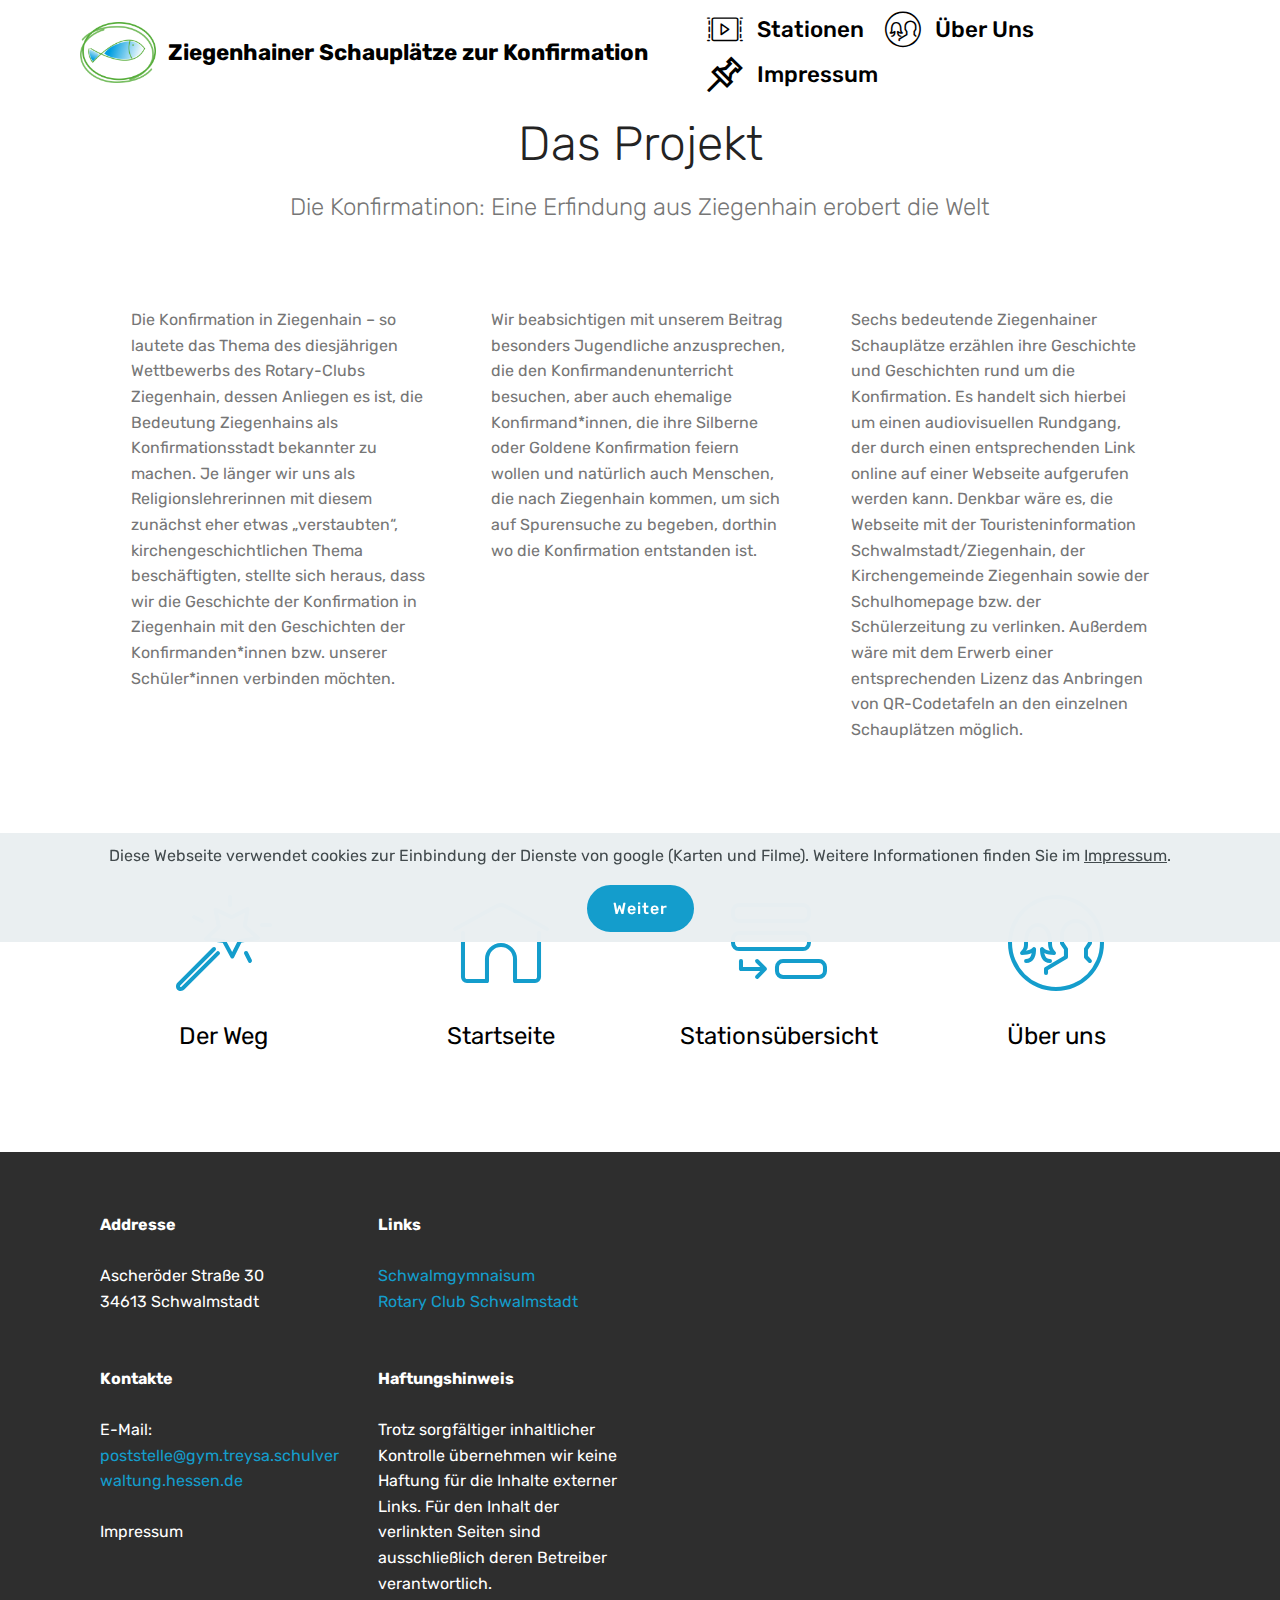
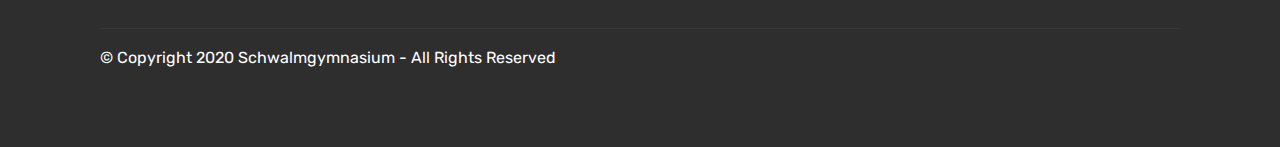
<file: projektinfos.html>
<!DOCTYPE html>
<html  >
<head>
  <!-- Site made with Mobirise Website Builder v4.12.4, https://mobirise.com -->
  <meta charset="UTF-8">
  <meta http-equiv="X-UA-Compatible" content="IE=edge">
  <meta name="generator" content="Mobirise v4.12.4, mobirise.com">
  <meta name="viewport" content="width=device-width, initial-scale=1, minimum-scale=1">
  <link rel="shortcut icon" href="assets/images/mbr-122x98.png" type="image/x-icon">
  <meta name="description" content="Web Page Builder Description">
  
  
  <title>Das Projekt</title>
  <link rel="stylesheet" href="assets/web/assets/mobirise-icons2/mobirise2.css">
  <link rel="stylesheet" href="assets/web/assets/mobirise-icons/mobirise-icons.css">
  <link rel="stylesheet" href="assets/bootstrap/css/bootstrap.min.css">
  <link rel="stylesheet" href="assets/bootstrap/css/bootstrap-grid.min.css">
  <link rel="stylesheet" href="assets/bootstrap/css/bootstrap-reboot.min.css">
  <link rel="stylesheet" href="assets/socicon/css/styles.css">
  <link rel="stylesheet" href="assets/dropdown/css/style.css">
  <link rel="stylesheet" href="assets/tether/tether.min.css">
  <link rel="stylesheet" href="assets/theme/css/style.css">
  <link rel="preload" as="style" href="assets/mobirise/css/mbr-additional.css"><link rel="stylesheet" href="assets/mobirise/css/mbr-additional.css" type="text/css">
  
  
  
</head>
<body>
  <section class="menu cid-s3qeECGyR4" once="menu" id="menu2-11">

    

    <nav class="navbar navbar-expand beta-menu navbar-dropdown align-items-center navbar-fixed-top navbar-toggleable-sm">
        <button class="navbar-toggler navbar-toggler-right" type="button" data-toggle="collapse" data-target="#navbarSupportedContent" aria-controls="navbarSupportedContent" aria-expanded="false" aria-label="Toggle navigation">
            <div class="hamburger">
                <span></span>
                <span></span>
                <span></span>
                <span></span>
            </div>
        </button>
        <div class="menu-logo">
            <div class="navbar-brand">
                <span class="navbar-logo">
                    <a href="index.html">
                        <img src="assets/images/mbr-122x98.png" alt="Ziegenhainer Konfirmation" title="" style="height: 3.8rem;">
                    </a>
                </span>
                <span class="navbar-caption-wrap"><a class="navbar-caption text-black display-4" href="index.html">
                        Ziegenhainer Schauplätze zur Konfirmation</a></span>
            </div>
        </div>
        <div class="collapse navbar-collapse" id="navbarSupportedContent">
            <ul class="navbar-nav nav-dropdown nav-right" data-app-modern-menu="true"><li class="nav-item">
                    <a class="nav-link link text-black display-4" href="page2.html"><span class="mbri-video-play mbr-iconfont mbr-iconfont-btn"></span>
                        Stationen</a>
                </li>
                <li class="nav-item">
                    <a class="nav-link link text-black display-4" href="ueber-uns.html"><span class="mbri-users mbr-iconfont mbr-iconfont-btn"></span>
                        Über Uns
                    </a>
                </li><li class="nav-item"><a class="nav-link link text-black display-4" href="Impressum.html"><span class="mobi-mbri mobi-mbri-pin mbr-iconfont mbr-iconfont-btn"></span>
                        Impressum</a></li></ul>
            
        </div>
    </nav>
</section>

<section class="engine"><a href="https://mobirise.info/e">make your own website</a></section><section class="mbr-section content4 cid-s3qeEE5FiI" id="content4-12">

    

    <div class="container">
        <div class="media-container-row">
            <div class="title col-12 col-md-8">
                <h2 class="align-center pb-3 mbr-fonts-style display-2">
                    Das Projekt</h2>
                <h3 class="mbr-section-subtitle align-center mbr-light mbr-fonts-style display-5">Die Konfirmatinon: Eine Erfindung aus Ziegenhain erobert die Welt</h3>
                
            </div>
        </div>
    </div>
</section>

<section class="mbr-section article content14 cid-s3qf0MSTau" id="content14-16">
      
     

    <div class="container">
        <div class="media-container-row">
            <div class="row col-12 col-md-12">
                <div class="col-12 mbr-text mbr-fonts-style col-md-4 display-7">
                     <p class="p-3">Die Konfirmation in Ziegenhain – so lautete das Thema des diesjährigen Wettbewerbs des Rotary-Clubs Ziegenhain, dessen Anliegen es ist, die Bedeutung Ziegenhains als Konfirmationsstadt bekannter zu machen. Je länger wir uns als Religionslehrerinnen mit diesem zunächst eher etwas „verstaubten“, kirchengeschichtlichen Thema beschäftigten, stellte sich heraus, dass wir die Geschichte der Konfirmation in Ziegenhain mit den Geschichten der Konfirmanden*innen bzw. unserer Schüler*innen verbinden möchten.&nbsp;</p>
                </div>
                <div class="col-12 mbr-text mbr-fonts-style display-7 col-md-4">
                     <p class="p-3">Wir beabsichtigen mit unserem Beitrag besonders Jugendliche anzusprechen, die den Konfirmandenunterricht besuchen, aber auch ehemalige Konfirmand*innen, die ihre Silberne oder Goldene Konfirmation feiern wollen und natürlich auch Menschen, die nach Ziegenhain kommen, um sich auf Spurensuche zu begeben, dorthin wo die Konfirmation entstanden ist.&nbsp;</p>
                </div>
                <div class="col-12 col-md-4 mbr-text mbr-fonts-style display-7">
                     <p class="p-3">Sechs bedeutende Ziegenhainer Schauplätze erzählen ihre Geschichte und Geschichten rund um die Konfirmation. Es handelt sich hierbei um einen audiovisuellen Rundgang, der durch einen entsprechenden Link online auf einer Webseite aufgerufen werden kann. Denkbar wäre es, die Webseite mit der Touristeninformation Schwalmstadt/Ziegenhain, der Kirchengemeinde Ziegenhain sowie der Schulhomepage bzw. der Schülerzeitung zu verlinken. Außerdem wäre mit dem Erwerb einer entsprechenden Lizenz das Anbringen von QR-Codetafeln an den einzelnen Schauplätzen möglich.&nbsp;</p>
                </div>
            </div>
        </div>
    </div>
</section>

<section class="features1 cid-s3qeEItKY6" id="features1-14">
    
    

    
    <div class="container">
        <div class="media-container-row">

            <div class="card p-3 col-12 col-md-6 col-lg-3">
                <div class="card-img pb-3">
                    <a href="weg.html"><span class="mbr-iconfont mbri-magic-stick"></span></a>
                </div>
                <div class="card-box">
                    <h4 class="card-title py-3 mbr-fonts-style display-5"><a href="weg.html" class="text-black">Der Weg</a></h4>
                    
                </div>
            </div>

            <div class="card p-3 col-12 col-md-6 col-lg-3">
                <div class="card-img pb-3">
                    <a href="index.html"><span class="mbr-iconfont mbri-home"></span></a>
                </div>
                <div class="card-box">
                    <h4 class="card-title py-3 mbr-fonts-style display-5">
                        <a href="index.html" class="text-black">Startseite</a></h4>
                    
                </div>
            </div>

            <div class="card p-3 col-12 col-md-6 col-lg-3">
                <div class="card-img pb-3">
                    <a href="page2.html"><span class="mbr-iconfont mbri-add-submenu"></span></a>
                </div>
                <div class="card-box">
                    <h4 class="card-title py-3 mbr-fonts-style display-5">
                        <a href="page2.html" class="text-black">Stationsübersicht</a></h4>
                    
                </div>
            </div>

            <div class="card p-3 col-12 col-md-6 col-lg-3">
                <div class="card-img pb-3">
                    <a href="ueber-uns.html"><span class="mbr-iconfont mbri-users"></span></a>
                </div>
                <div class="card-box">
                    <h4 class="card-title py-3 mbr-fonts-style display-5">
                        <a href="ueber-uns.html" class="text-black">Über uns</a></h4>
                    
                </div>
            </div>

        </div>

    </div>

</section>

<section class="cid-s3qeEK7EBG" id="footer2-15">

    

    

    <div class="container">
        <div class="media-container-row content mbr-white">
            <div class="col-12 col-md-3 mbr-fonts-style display-7">
                <p class="mbr-text">
                    <strong>Addresse</strong>
                    <br>
                    <br>Ascheröder Straße 30
<br>34613 Schwalmstadt<br>
                    <br>
                    <br><strong>Kontakte</strong>
                    <br>
                    <br>E-Mail:&nbsp;<br><a href="mailto:poststelle@gym.treysa.schulverwaltung.hessen.de">poststelle@gym.treysa.schulverwaltung.hessen.de</a><br><br><a href="Impressum.html" class="text-white">Impressum</a></p>
            </div>
            <div class="col-12 col-md-3 mbr-fonts-style display-7">
                <p class="mbr-text">
                    <strong>Links</strong>
                    <br>
                    <br><a href="www.schwalmgymnasium.de" target="_blank">Schwalmgymnaisum</a><br><a href="https://schwalmstadt.rotary.de" target="_blank">Rotary Club Schwalmstadt</a><br><br><br><strong>Haftungshinweis</strong>&nbsp;<br>
                    <br>Trotz sorgfältiger inhaltlicher Kontrolle übernehmen wir keine Haftung für die Inhalte externer Links. Für den Inhalt der verlinkten Seiten sind ausschließlich deren Betreiber verantwortlich.<br></p>
            </div>
            <div class="col-12 col-md-6">
                <div class="google-map"><iframe frameborder="0" style="border:0" src="https://www.google.com/maps/d/embed?mid=1mtP-04DRVykc_cVxY8oXA-gNEf2_NZy1" allowfullscreen=""></iframe></div>
            </div>
        </div>
        <div class="footer-lower">
            <div class="media-container-row">
                <div class="col-sm-12">
                    <hr>
                </div>
            </div>
            <div class="media-container-row mbr-white">
                <div class="col-sm-6 copyright">
                    <p class="mbr-text mbr-fonts-style display-7">
                        © Copyright 2020 Schwalmgymnasium - All Rights Reserved
                    </p>
                </div>
                <div class="col-md-6">
                    
                </div>
            </div>
        </div>
    </div>
</section>


  <script src="assets/web/assets/jquery/jquery.min.js"></script>
  <script src="assets/popper/popper.min.js"></script>
  <script src="assets/bootstrap/js/bootstrap.min.js"></script>
  <script src="assets/web/assets/cookies-alert-plugin/cookies-alert-core.js"></script>
  <script src="assets/web/assets/cookies-alert-plugin/cookies-alert-script.js"></script>
  <script src="assets/dropdown/js/nav-dropdown.js"></script>
  <script src="assets/dropdown/js/navbar-dropdown.js"></script>
  <script src="assets/touchswipe/jquery.touch-swipe.min.js"></script>
  <script src="assets/tether/tether.min.js"></script>
  <script src="assets/smoothscroll/smooth-scroll.js"></script>
  <script src="assets/theme/js/script.js"></script>
  
  
<input name="cookieData" type="hidden" data-cookie-customDialogSelector='null' data-cookie-colorText='#424a4d' data-cookie-colorBg='rgba(234, 239, 241, 0.99)' data-cookie-textButton='Weiter' data-cookie-colorButton='' data-cookie-colorLink='#424a4d' data-cookie-underlineLink='true' data-cookie-text="Diese Webseite verwendet cookies zur Einbindung der Dienste von google (Karten und Filme). Weitere Informationen finden Sie im <a href='impressum.html'>Impressum</a>.">
   <div id="scrollToTop" class="scrollToTop mbr-arrow-up"><a style="text-align: center;"><i class="mbr-arrow-up-icon mbr-arrow-up-icon-cm cm-icon cm-icon-smallarrow-up"></i></a></div>
  </body>
</html>
</file>
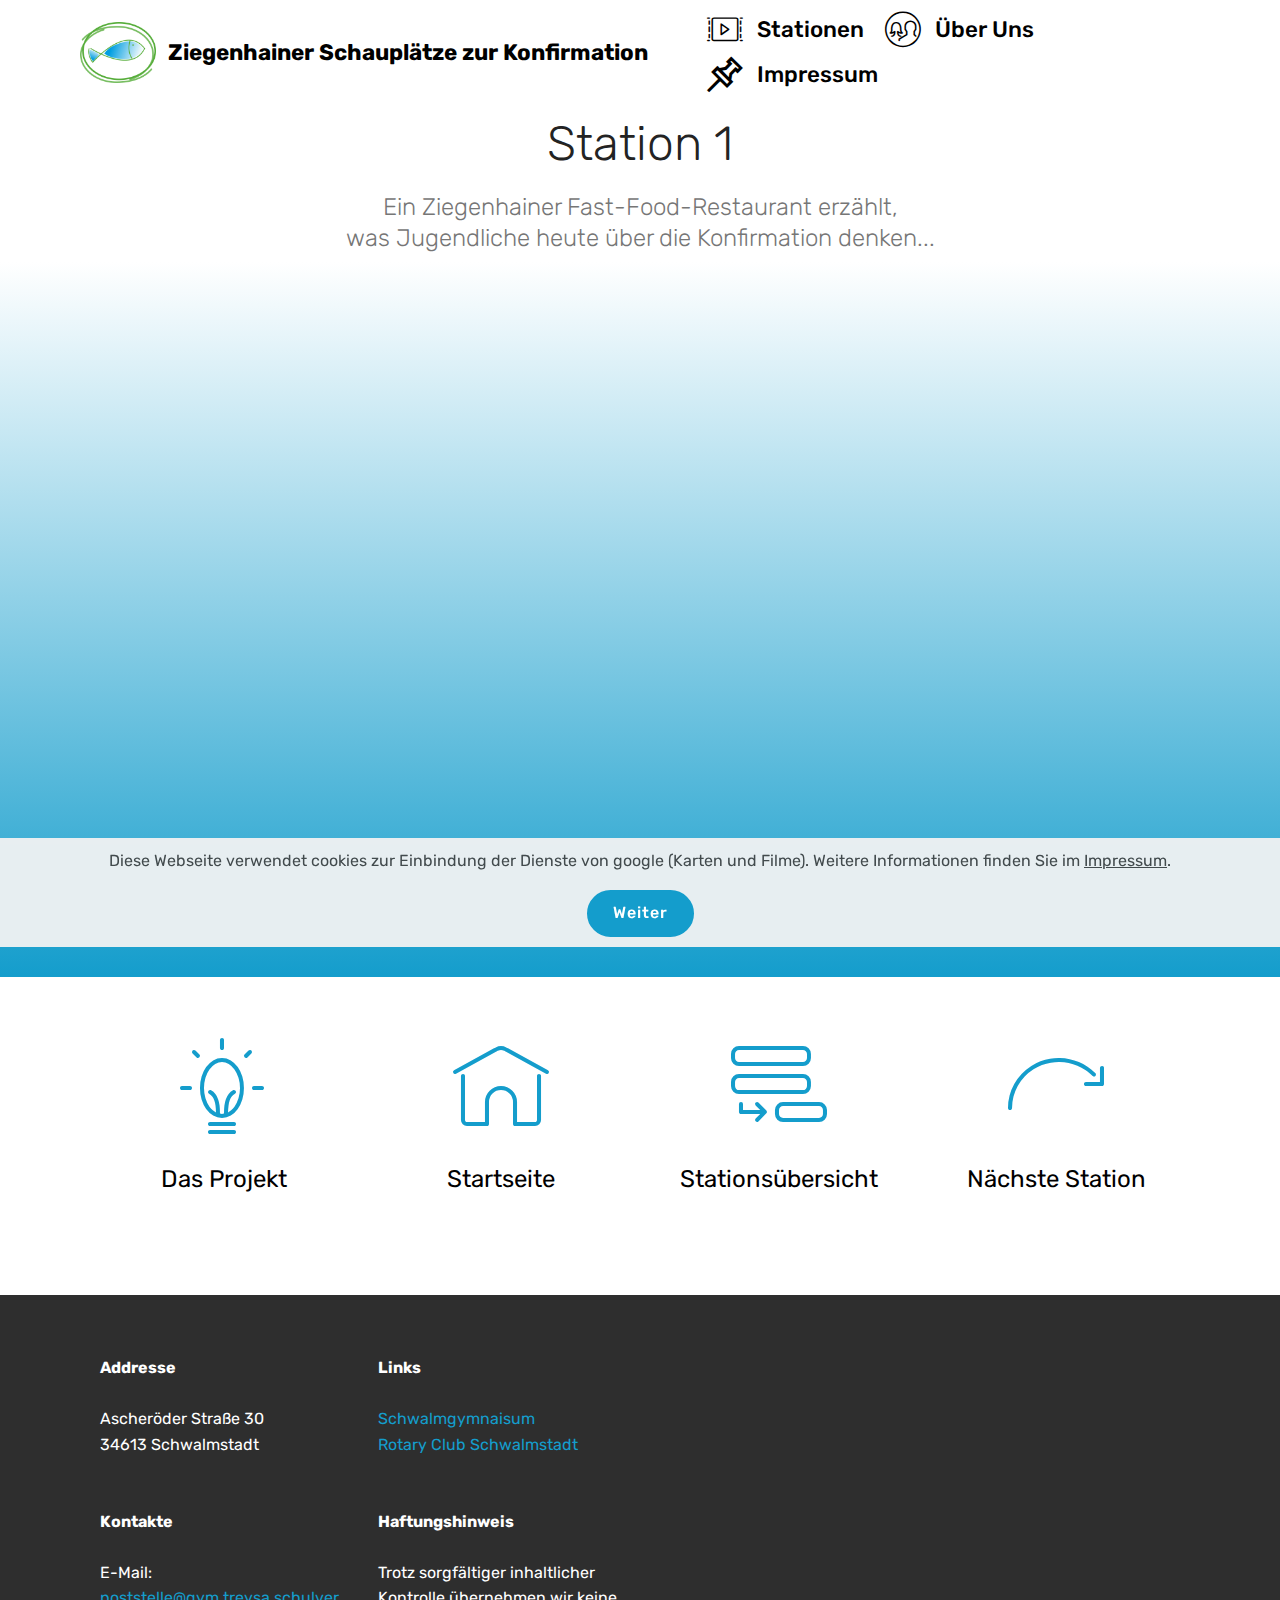
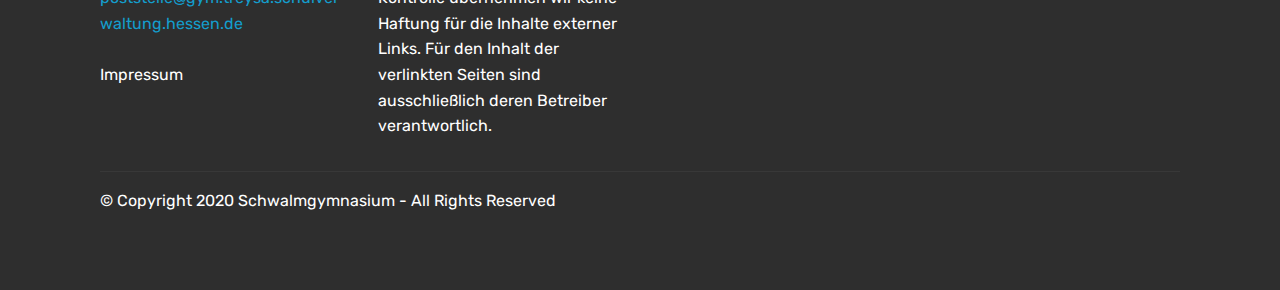
<file: Station1.html>
<!DOCTYPE html>
<html  >
<head>
  <!-- Site made with Mobirise Website Builder v4.12.4, https://mobirise.com -->
  <meta charset="UTF-8">
  <meta http-equiv="X-UA-Compatible" content="IE=edge">
  <meta name="generator" content="Mobirise v4.12.4, mobirise.com">
  <meta name="viewport" content="width=device-width, initial-scale=1, minimum-scale=1">
  <link rel="shortcut icon" href="assets/images/mbr-122x98.png" type="image/x-icon">
  <meta name="description" content="Website Creator Description">
  
  
  <title>Station 1: Fastfood-Restaurant</title>
  <link rel="stylesheet" href="assets/web/assets/mobirise-icons2/mobirise2.css">
  <link rel="stylesheet" href="assets/web/assets/mobirise-icons/mobirise-icons.css">
  <link rel="stylesheet" href="assets/bootstrap/css/bootstrap.min.css">
  <link rel="stylesheet" href="assets/bootstrap/css/bootstrap-grid.min.css">
  <link rel="stylesheet" href="assets/bootstrap/css/bootstrap-reboot.min.css">
  <link rel="stylesheet" href="assets/socicon/css/styles.css">
  <link rel="stylesheet" href="assets/dropdown/css/style.css">
  <link rel="stylesheet" href="assets/tether/tether.min.css">
  <link rel="stylesheet" href="assets/theme/css/style.css">
  <link rel="preload" as="style" href="assets/mobirise/css/mbr-additional.css"><link rel="stylesheet" href="assets/mobirise/css/mbr-additional.css" type="text/css">
  
  
  
</head>
<body>
  <section class="menu cid-s2RpcZcx5W" once="menu" id="menu2-9">

    

    <nav class="navbar navbar-expand beta-menu navbar-dropdown align-items-center navbar-fixed-top navbar-toggleable-sm">
        <button class="navbar-toggler navbar-toggler-right" type="button" data-toggle="collapse" data-target="#navbarSupportedContent" aria-controls="navbarSupportedContent" aria-expanded="false" aria-label="Toggle navigation">
            <div class="hamburger">
                <span></span>
                <span></span>
                <span></span>
                <span></span>
            </div>
        </button>
        <div class="menu-logo">
            <div class="navbar-brand">
                <span class="navbar-logo">
                    <a href="index.html">
                        <img src="assets/images/mbr-122x98.png" alt="Ziegenhainer Konfirmation" title="" style="height: 3.8rem;">
                    </a>
                </span>
                <span class="navbar-caption-wrap"><a class="navbar-caption text-black display-4" href="index.html">
                        Ziegenhainer Schauplätze zur Konfirmation</a></span>
            </div>
        </div>
        <div class="collapse navbar-collapse" id="navbarSupportedContent">
            <ul class="navbar-nav nav-dropdown nav-right" data-app-modern-menu="true"><li class="nav-item">
                    <a class="nav-link link text-black display-4" href="page2.html"><span class="mbri-video-play mbr-iconfont mbr-iconfont-btn"></span>
                        Stationen</a>
                </li>
                <li class="nav-item">
                    <a class="nav-link link text-black display-4" href="ueber-uns.html"><span class="mbri-users mbr-iconfont mbr-iconfont-btn"></span>
                        Über Uns
                    </a>
                </li><li class="nav-item"><a class="nav-link link text-black display-4" href="Impressum.html"><span class="mobi-mbri mobi-mbri-pin mbr-iconfont mbr-iconfont-btn"></span>
                        Impressum</a></li></ul>
            
        </div>
    </nav>
</section>

<section class="engine"><a href="https://mobirise.info">Mobirise</a></section><section class="mbr-section content4 cid-s3eXtuB4RQ" id="content4-b">

    

    <div class="container">
        <div class="media-container-row">
            <div class="title col-12 col-md-8">
                <h2 class="align-center pb-3 mbr-fonts-style display-2">
                    Station 1</h2>
                <h3 class="mbr-section-subtitle align-center mbr-light mbr-fonts-style display-5">
                    Ein Ziegenhainer Fast-Food-Restaurant erzählt, <br>was Jugendliche heute über die Konfirmation denken...</h3>
                
            </div>
        </div>
    </div>
</section>

<section class="cid-s3eXlOjVjq" id="video3-a">

    
    
    <figure class="mbr-figure align-center container">
        <div class="video-block" style="width: 88%;">
            <div><iframe class="mbr-embedded-video" src="https://www.youtube.com/embed/bVPLsFzYhvg?rel=0&amp;amp;showinfo=0&amp;autoplay=1&amp;loop=0" width="1280" height="720" frameborder="0" allowfullscreen></iframe></div>
        </div>
    </figure>
</section>

<section class="features1 cid-s3eZfpLhlA" id="features1-c">
    
    

    
    <div class="container">
        <div class="media-container-row">

            <div class="card p-3 col-12 col-md-6 col-lg-3">
                <div class="card-img pb-3">
                    <a href="projektinfos.html"><span class="mbr-iconfont mbri-idea"></span></a>
                </div>
                <div class="card-box">
                    <h4 class="card-title py-3 mbr-fonts-style display-5"><a href="projektinfos.html" class="text-black">Das Projekt</a></h4>
                    
                </div>
            </div>

            <div class="card p-3 col-12 col-md-6 col-lg-3">
                <div class="card-img pb-3">
                    <a href="index.html"><span class="mbr-iconfont mbri-home"></span></a>
                </div>
                <div class="card-box">
                    <h4 class="card-title py-3 mbr-fonts-style display-5">
                        <a href="index.html" class="text-black">Startseite</a></h4>
                    
                </div>
            </div>

            <div class="card p-3 col-12 col-md-6 col-lg-3">
                <div class="card-img pb-3">
                    <a href="page2.html"><span class="mbr-iconfont mbri-add-submenu"></span></a>
                </div>
                <div class="card-box">
                    <h4 class="card-title py-3 mbr-fonts-style display-5">
                        <a href="page2.html" class="text-black">Stationsübersicht</a></h4>
                    
                </div>
            </div>

            <div class="card p-3 col-12 col-md-6 col-lg-3">
                <div class="card-img pb-3">
                    <a href="Station2.html"><span class="mbr-iconfont mbri-redo"></span></a>
                </div>
                <div class="card-box">
                    <h4 class="card-title py-3 mbr-fonts-style display-5">
                        <a href="Station2.html" class="text-black">Nächste Station</a></h4>
                    
                </div>
            </div>

        </div>

    </div>

</section>

<section class="cid-s3f15XUfKG" id="footer2-e">

    

    

    <div class="container">
        <div class="media-container-row content mbr-white">
            <div class="col-12 col-md-3 mbr-fonts-style display-7">
                <p class="mbr-text">
                    <strong>Addresse</strong>
                    <br>
                    <br>Ascheröder Straße 30
<br>34613 Schwalmstadt<br>
                    <br>
                    <br><strong>Kontakte</strong>
                    <br>
                    <br>E-Mail:&nbsp;<br><a href="mailto:poststelle@gym.treysa.schulverwaltung.hessen.de">poststelle@gym.treysa.schulverwaltung.hessen.de</a><br><br><a href="Impressum.html" class="text-white">Impressum</a></p>
            </div>
            <div class="col-12 col-md-3 mbr-fonts-style display-7">
                <p class="mbr-text">
                    <strong>Links</strong>
                    <br>
                    <br><a href="www.schwalmgymnasium.de" target="_blank">Schwalmgymnaisum</a><br><a href="https://schwalmstadt.rotary.de" target="_blank">Rotary Club Schwalmstadt</a><br><br><br><strong>Haftungshinweis</strong>&nbsp;<br>
                    <br>Trotz sorgfältiger inhaltlicher Kontrolle übernehmen wir keine Haftung für die Inhalte externer Links. Für den Inhalt der verlinkten Seiten sind ausschließlich deren Betreiber verantwortlich.<br></p>
            </div>
            <div class="col-12 col-md-6">
                <div class="google-map"><iframe frameborder="0" style="border:0" src="https://www.google.com/maps/d/embed?mid=1mtP-04DRVykc_cVxY8oXA-gNEf2_NZy1" allowfullscreen=""></iframe></div>
            </div>
        </div>
        <div class="footer-lower">
            <div class="media-container-row">
                <div class="col-sm-12">
                    <hr>
                </div>
            </div>
            <div class="media-container-row mbr-white">
                <div class="col-sm-6 copyright">
                    <p class="mbr-text mbr-fonts-style display-7">
                        © Copyright 2020 Schwalmgymnasium - All Rights Reserved
                    </p>
                </div>
                <div class="col-md-6">
                    
                </div>
            </div>
        </div>
    </div>
</section>


  <script src="assets/web/assets/jquery/jquery.min.js"></script>
  <script src="assets/popper/popper.min.js"></script>
  <script src="assets/bootstrap/js/bootstrap.min.js"></script>
  <script src="assets/web/assets/cookies-alert-plugin/cookies-alert-core.js"></script>
  <script src="assets/web/assets/cookies-alert-plugin/cookies-alert-script.js"></script>
  <script src="assets/dropdown/js/nav-dropdown.js"></script>
  <script src="assets/dropdown/js/navbar-dropdown.js"></script>
  <script src="assets/touchswipe/jquery.touch-swipe.min.js"></script>
  <script src="assets/tether/tether.min.js"></script>
  <script src="assets/smoothscroll/smooth-scroll.js"></script>
  <script src="assets/theme/js/script.js"></script>
  
  
<input name="cookieData" type="hidden" data-cookie-customDialogSelector='null' data-cookie-colorText='#424a4d' data-cookie-colorBg='rgba(234, 239, 241, 0.99)' data-cookie-textButton='Weiter' data-cookie-colorButton='' data-cookie-colorLink='#424a4d' data-cookie-underlineLink='true' data-cookie-text="Diese Webseite verwendet cookies zur Einbindung der Dienste von google (Karten und Filme). Weitere Informationen finden Sie im <a href='impressum.html'>Impressum</a>.">
   <div id="scrollToTop" class="scrollToTop mbr-arrow-up"><a style="text-align: center;"><i class="mbr-arrow-up-icon mbr-arrow-up-icon-cm cm-icon cm-icon-smallarrow-up"></i></a></div>
  </body>
</html>
</file>
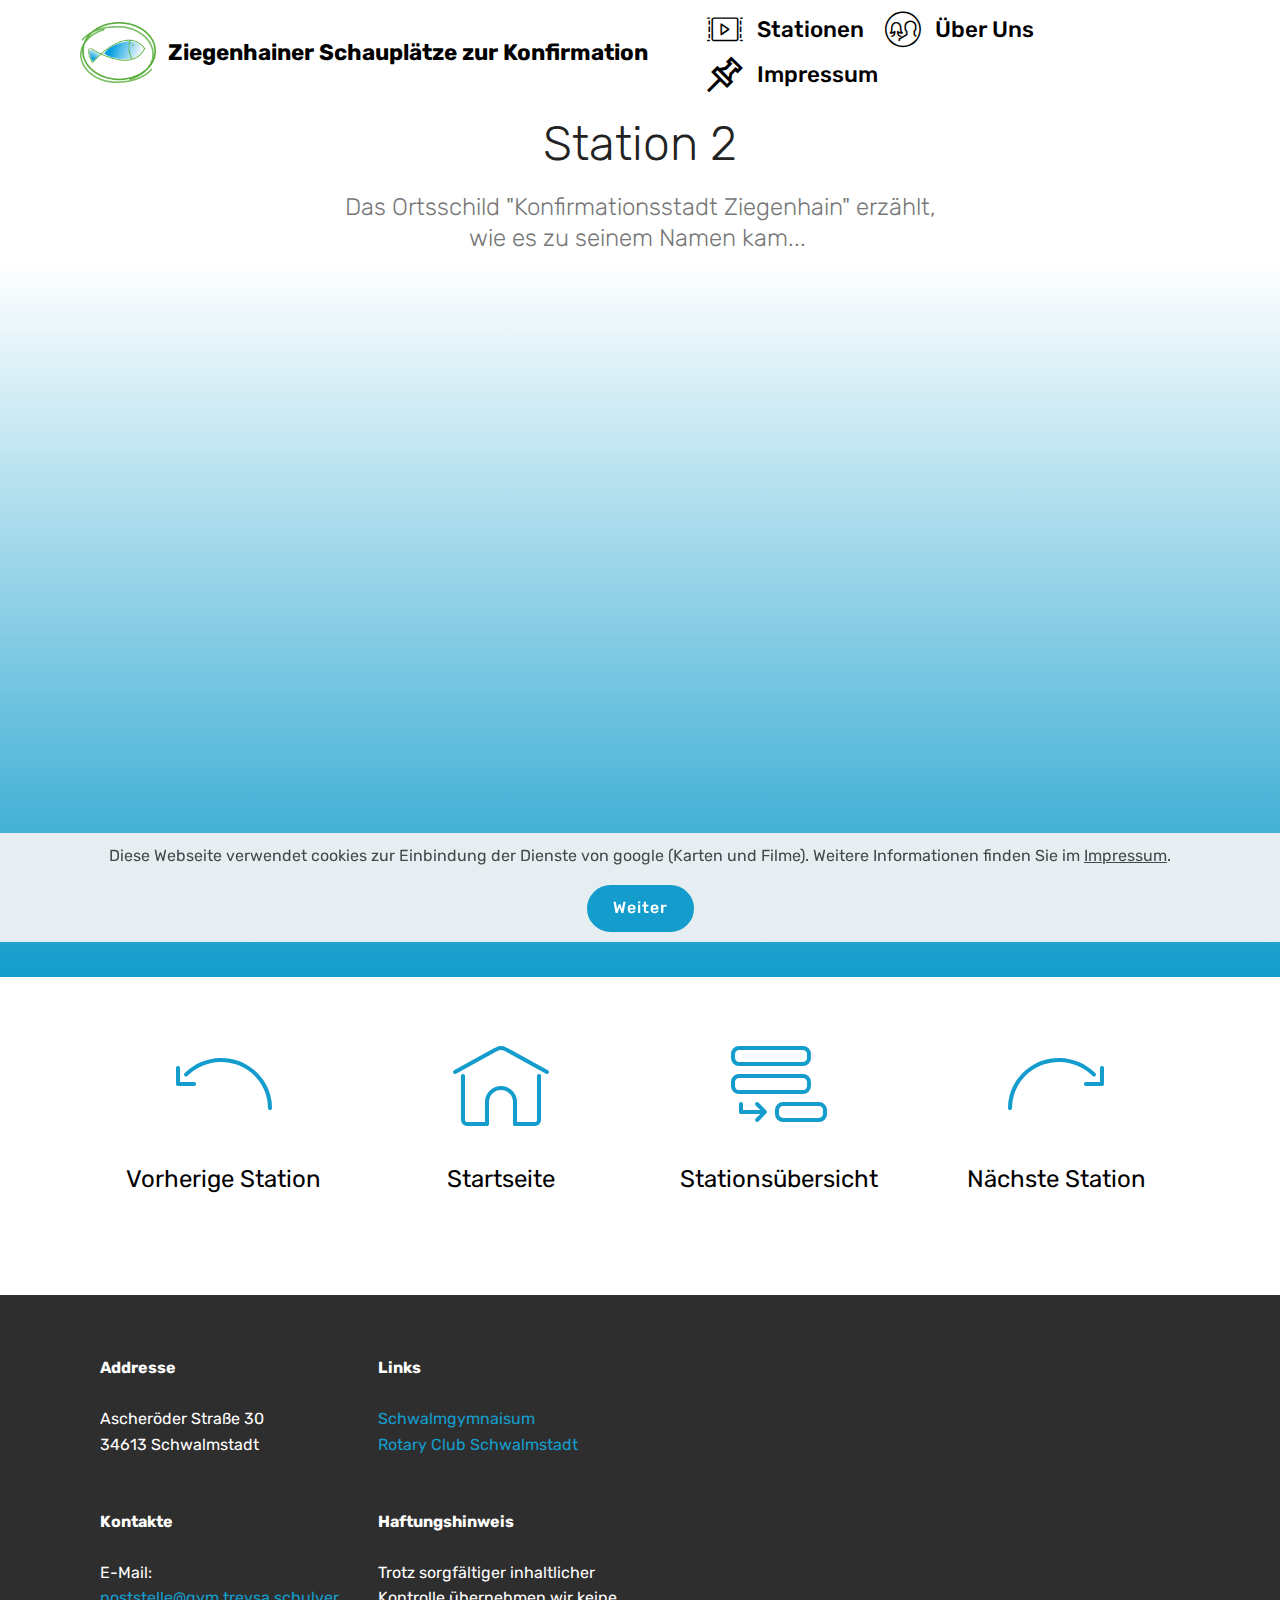
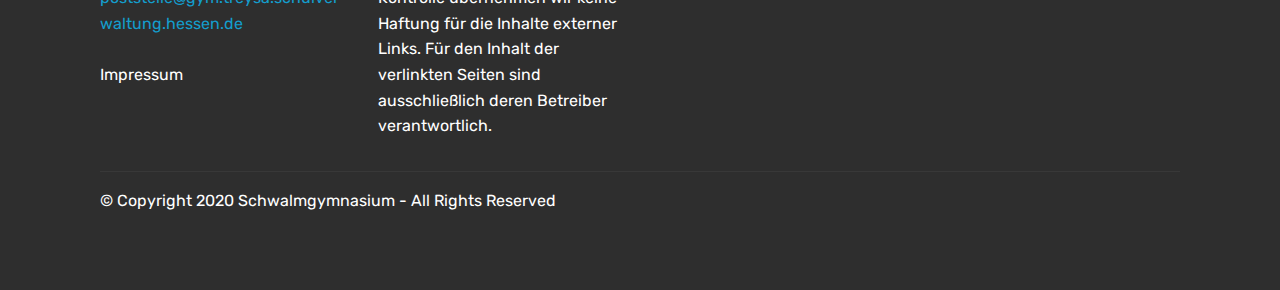
<file: Station2.html>
<!DOCTYPE html>
<html  >
<head>
  <!-- Site made with Mobirise Website Builder v4.12.4, https://mobirise.com -->
  <meta charset="UTF-8">
  <meta http-equiv="X-UA-Compatible" content="IE=edge">
  <meta name="generator" content="Mobirise v4.12.4, mobirise.com">
  <meta name="viewport" content="width=device-width, initial-scale=1, minimum-scale=1">
  <link rel="shortcut icon" href="assets/images/mbr-122x98.png" type="image/x-icon">
  <meta name="description" content="Website Creator Description">
  
  
  <title>Station 2: Ortsschild</title>
  <link rel="stylesheet" href="assets/web/assets/mobirise-icons2/mobirise2.css">
  <link rel="stylesheet" href="assets/web/assets/mobirise-icons/mobirise-icons.css">
  <link rel="stylesheet" href="assets/bootstrap/css/bootstrap.min.css">
  <link rel="stylesheet" href="assets/bootstrap/css/bootstrap-grid.min.css">
  <link rel="stylesheet" href="assets/bootstrap/css/bootstrap-reboot.min.css">
  <link rel="stylesheet" href="assets/socicon/css/styles.css">
  <link rel="stylesheet" href="assets/dropdown/css/style.css">
  <link rel="stylesheet" href="assets/tether/tether.min.css">
  <link rel="stylesheet" href="assets/theme/css/style.css">
  <link rel="preload" as="style" href="assets/mobirise/css/mbr-additional.css"><link rel="stylesheet" href="assets/mobirise/css/mbr-additional.css" type="text/css">
  
  
  
</head>
<body>
  <section class="menu cid-s3f2FXFDAD" once="menu" id="menu2-g">

    

    <nav class="navbar navbar-expand beta-menu navbar-dropdown align-items-center navbar-fixed-top navbar-toggleable-sm">
        <button class="navbar-toggler navbar-toggler-right" type="button" data-toggle="collapse" data-target="#navbarSupportedContent" aria-controls="navbarSupportedContent" aria-expanded="false" aria-label="Toggle navigation">
            <div class="hamburger">
                <span></span>
                <span></span>
                <span></span>
                <span></span>
            </div>
        </button>
        <div class="menu-logo">
            <div class="navbar-brand">
                <span class="navbar-logo">
                    <a href="index.html">
                        <img src="assets/images/mbr-122x98.png" alt="Ziegenhainer Konfirmation" title="" style="height: 3.8rem;">
                    </a>
                </span>
                <span class="navbar-caption-wrap"><a class="navbar-caption text-black display-4" href="index.html">
                        Ziegenhainer Schauplätze zur Konfirmation</a></span>
            </div>
        </div>
        <div class="collapse navbar-collapse" id="navbarSupportedContent">
            <ul class="navbar-nav nav-dropdown nav-right" data-app-modern-menu="true"><li class="nav-item">
                    <a class="nav-link link text-black display-4" href="page2.html"><span class="mbri-video-play mbr-iconfont mbr-iconfont-btn"></span>
                        Stationen</a>
                </li>
                <li class="nav-item">
                    <a class="nav-link link text-black display-4" href="ueber-uns.html"><span class="mbri-users mbr-iconfont mbr-iconfont-btn"></span>
                        Über Uns
                    </a>
                </li><li class="nav-item"><a class="nav-link link text-black display-4" href="Impressum.html"><span class="mobi-mbri mobi-mbri-pin mbr-iconfont mbr-iconfont-btn"></span>
                        Impressum</a></li></ul>
            
        </div>
    </nav>
</section>

<section class="engine"><a href="https://mobirise.info/l">free website templates</a></section><section class="mbr-section content4 cid-s3f2FYDU15" id="content4-h">

    

    <div class="container">
        <div class="media-container-row">
            <div class="title col-12 col-md-8">
                <h2 class="align-center pb-3 mbr-fonts-style display-2">
                    Station 2</h2>
                <h3 class="mbr-section-subtitle align-center mbr-light mbr-fonts-style display-5">
                    Das Ortsschild "Konfirmationsstadt Ziegenhain" erzählt, <br>wie es zu seinem Namen kam...&nbsp;</h3>
                
            </div>
        </div>
    </div>
</section>

<section class="cid-s3f2FZltwW" id="video3-i">

    
    
    <figure class="mbr-figure align-center container">
        <div class="video-block" style="width: 88%;">
            <div><iframe class="mbr-embedded-video" src="https://www.youtube.com/embed/fglN2_zOPBM?rel=0&amp;amp;showinfo=0&amp;autoplay=1&amp;loop=0" width="1280" height="720" frameborder="0" allowfullscreen></iframe></div>
        </div>
    </figure>
</section>

<section class="features1 cid-s3f2G06rLj" id="features1-j">
    
    

    
    <div class="container">
        <div class="media-container-row">

            <div class="card p-3 col-12 col-md-6 col-lg-3">
                <div class="card-img pb-3">
                    <a href="Station1.html"><span class="mbr-iconfont mbri-undo"></span></a>
                </div>
                <div class="card-box">
                    <h4 class="card-title py-3 mbr-fonts-style display-5"><a href="Station1.html" class="text-black">Vorherige Station</a></h4>
                    
                </div>
            </div>

            <div class="card p-3 col-12 col-md-6 col-lg-3">
                <div class="card-img pb-3">
                    <a href="index.html"><span class="mbr-iconfont mbri-home"></span></a>
                </div>
                <div class="card-box">
                    <h4 class="card-title py-3 mbr-fonts-style display-5">
                        <a href="index.html" class="text-black">Startseite</a></h4>
                    
                </div>
            </div>

            <div class="card p-3 col-12 col-md-6 col-lg-3">
                <div class="card-img pb-3">
                    <a href="page2.html"><span class="mbr-iconfont mbri-add-submenu"></span></a>
                </div>
                <div class="card-box">
                    <h4 class="card-title py-3 mbr-fonts-style display-5">
                        <a href="page2.html" class="text-black">Stationsübersicht</a></h4>
                    
                </div>
            </div>

            <div class="card p-3 col-12 col-md-6 col-lg-3">
                <div class="card-img pb-3">
                    <a href="Station3.html"><span class="mbr-iconfont mbri-redo"></span></a>
                </div>
                <div class="card-box">
                    <h4 class="card-title py-3 mbr-fonts-style display-5">
                        <a href="Station3.html" class="text-black">Nächste Station</a></h4>
                    
                </div>
            </div>

        </div>

    </div>

</section>

<section class="cid-s3zCljvll4" id="footer2-2b">

    

    

    <div class="container">
        <div class="media-container-row content mbr-white">
            <div class="col-12 col-md-3 mbr-fonts-style display-7">
                <p class="mbr-text">
                    <strong>Addresse</strong>
                    <br>
                    <br>Ascheröder Straße 30
<br>34613 Schwalmstadt<br>
                    <br>
                    <br><strong>Kontakte</strong>
                    <br>
                    <br>E-Mail:&nbsp;<br><a href="mailto:poststelle@gym.treysa.schulverwaltung.hessen.de">poststelle@gym.treysa.schulverwaltung.hessen.de</a><br><br><a href="Impressum.html" class="text-white">Impressum</a></p>
            </div>
            <div class="col-12 col-md-3 mbr-fonts-style display-7">
                <p class="mbr-text">
                    <strong>Links</strong>
                    <br>
                    <br><a href="www.schwalmgymnasium.de" target="_blank">Schwalmgymnaisum</a><br><a href="https://schwalmstadt.rotary.de" target="_blank">Rotary Club Schwalmstadt</a><br><br><br><strong>Haftungshinweis</strong>&nbsp;<br>
                    <br>Trotz sorgfältiger inhaltlicher Kontrolle übernehmen wir keine Haftung für die Inhalte externer Links. Für den Inhalt der verlinkten Seiten sind ausschließlich deren Betreiber verantwortlich.<br></p>
            </div>
            <div class="col-12 col-md-6">
                <div class="google-map"><iframe frameborder="0" style="border:0" src="https://www.google.com/maps/d/embed?mid=1mtP-04DRVykc_cVxY8oXA-gNEf2_NZy1" allowfullscreen=""></iframe></div>
            </div>
        </div>
        <div class="footer-lower">
            <div class="media-container-row">
                <div class="col-sm-12">
                    <hr>
                </div>
            </div>
            <div class="media-container-row mbr-white">
                <div class="col-sm-6 copyright">
                    <p class="mbr-text mbr-fonts-style display-7">
                        © Copyright 2020 Schwalmgymnasium - All Rights Reserved
                    </p>
                </div>
                <div class="col-md-6">
                    
                </div>
            </div>
        </div>
    </div>
</section>


  <script src="assets/web/assets/jquery/jquery.min.js"></script>
  <script src="assets/popper/popper.min.js"></script>
  <script src="assets/bootstrap/js/bootstrap.min.js"></script>
  <script src="assets/web/assets/cookies-alert-plugin/cookies-alert-core.js"></script>
  <script src="assets/web/assets/cookies-alert-plugin/cookies-alert-script.js"></script>
  <script src="assets/dropdown/js/nav-dropdown.js"></script>
  <script src="assets/dropdown/js/navbar-dropdown.js"></script>
  <script src="assets/touchswipe/jquery.touch-swipe.min.js"></script>
  <script src="assets/tether/tether.min.js"></script>
  <script src="assets/smoothscroll/smooth-scroll.js"></script>
  <script src="assets/theme/js/script.js"></script>
  
  
<input name="cookieData" type="hidden" data-cookie-customDialogSelector='null' data-cookie-colorText='#424a4d' data-cookie-colorBg='rgba(234, 239, 241, 0.99)' data-cookie-textButton='Weiter' data-cookie-colorButton='' data-cookie-colorLink='#424a4d' data-cookie-underlineLink='true' data-cookie-text="Diese Webseite verwendet cookies zur Einbindung der Dienste von google (Karten und Filme). Weitere Informationen finden Sie im <a href='impressum.html'>Impressum</a>.">
   <div id="scrollToTop" class="scrollToTop mbr-arrow-up"><a style="text-align: center;"><i class="mbr-arrow-up-icon mbr-arrow-up-icon-cm cm-icon cm-icon-smallarrow-up"></i></a></div>
  </body>
</html>
</file>
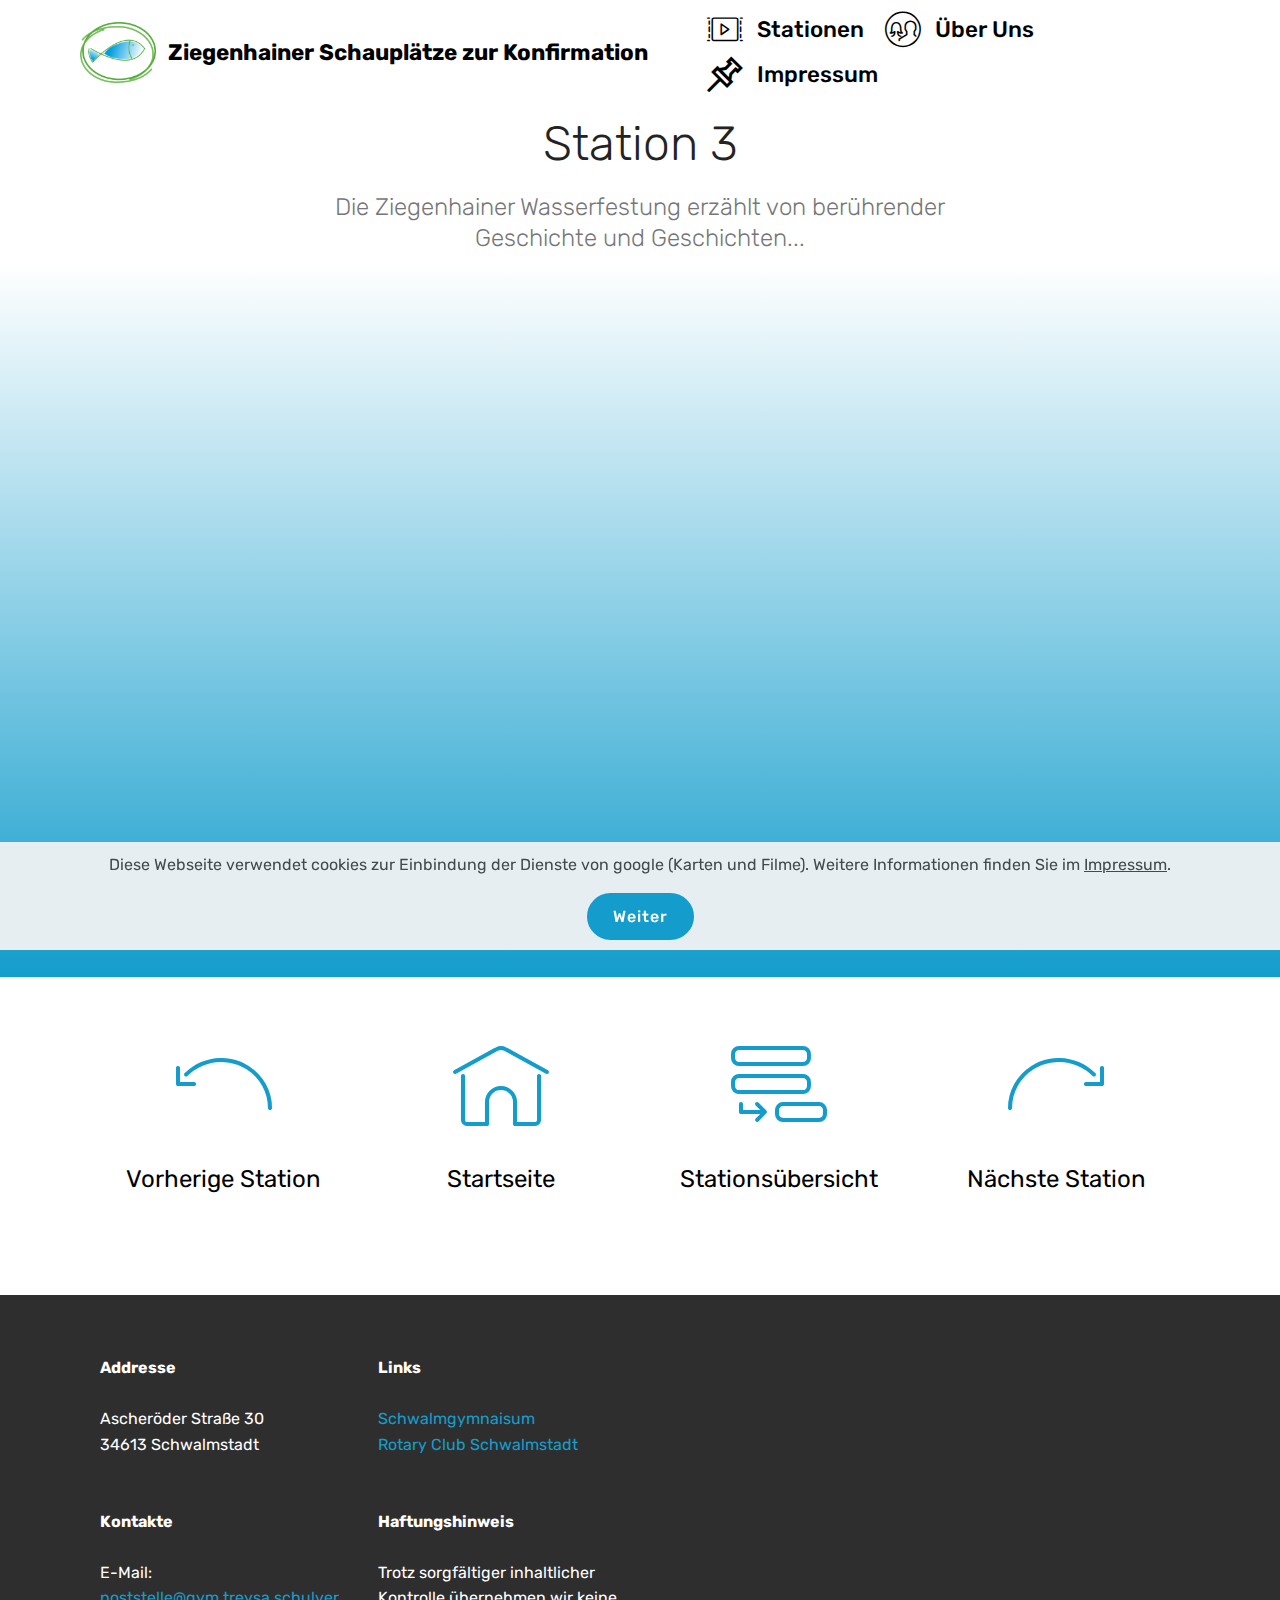
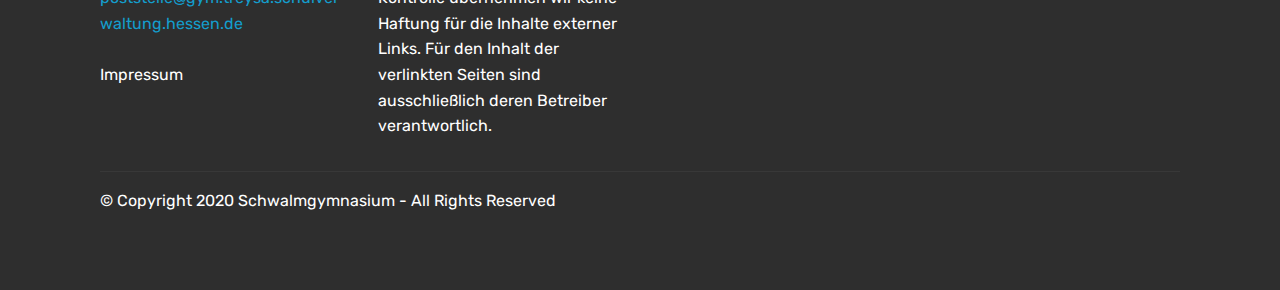
<file: Station3.html>
<!DOCTYPE html>
<html  >
<head>
  <!-- Site made with Mobirise Website Builder v4.12.4, https://mobirise.com -->
  <meta charset="UTF-8">
  <meta http-equiv="X-UA-Compatible" content="IE=edge">
  <meta name="generator" content="Mobirise v4.12.4, mobirise.com">
  <meta name="viewport" content="width=device-width, initial-scale=1, minimum-scale=1">
  <link rel="shortcut icon" href="assets/images/mbr-122x98.png" type="image/x-icon">
  <meta name="description" content="Website Creator Description">
  
  
  <title>Station 3: Die Wasserfeste</title>
  <link rel="stylesheet" href="assets/web/assets/mobirise-icons2/mobirise2.css">
  <link rel="stylesheet" href="assets/web/assets/mobirise-icons/mobirise-icons.css">
  <link rel="stylesheet" href="assets/bootstrap/css/bootstrap.min.css">
  <link rel="stylesheet" href="assets/bootstrap/css/bootstrap-grid.min.css">
  <link rel="stylesheet" href="assets/bootstrap/css/bootstrap-reboot.min.css">
  <link rel="stylesheet" href="assets/socicon/css/styles.css">
  <link rel="stylesheet" href="assets/dropdown/css/style.css">
  <link rel="stylesheet" href="assets/tether/tether.min.css">
  <link rel="stylesheet" href="assets/theme/css/style.css">
  <link rel="preload" as="style" href="assets/mobirise/css/mbr-additional.css"><link rel="stylesheet" href="assets/mobirise/css/mbr-additional.css" type="text/css">
  
  
  
</head>
<body>
  <section class="menu cid-s3qg3TI6CI" once="menu" id="menu2-17">

    

    <nav class="navbar navbar-expand beta-menu navbar-dropdown align-items-center navbar-fixed-top navbar-toggleable-sm">
        <button class="navbar-toggler navbar-toggler-right" type="button" data-toggle="collapse" data-target="#navbarSupportedContent" aria-controls="navbarSupportedContent" aria-expanded="false" aria-label="Toggle navigation">
            <div class="hamburger">
                <span></span>
                <span></span>
                <span></span>
                <span></span>
            </div>
        </button>
        <div class="menu-logo">
            <div class="navbar-brand">
                <span class="navbar-logo">
                    <a href="index.html">
                        <img src="assets/images/mbr-122x98.png" alt="Ziegenhainer Konfirmation" title="" style="height: 3.8rem;">
                    </a>
                </span>
                <span class="navbar-caption-wrap"><a class="navbar-caption text-black display-4" href="index.html">
                        Ziegenhainer Schauplätze zur Konfirmation</a></span>
            </div>
        </div>
        <div class="collapse navbar-collapse" id="navbarSupportedContent">
            <ul class="navbar-nav nav-dropdown nav-right" data-app-modern-menu="true"><li class="nav-item">
                    <a class="nav-link link text-black display-4" href="page2.html"><span class="mbri-video-play mbr-iconfont mbr-iconfont-btn"></span>
                        Stationen</a>
                </li>
                <li class="nav-item">
                    <a class="nav-link link text-black display-4" href="ueber-uns.html"><span class="mbri-users mbr-iconfont mbr-iconfont-btn"></span>
                        Über Uns
                    </a>
                </li><li class="nav-item"><a class="nav-link link text-black display-4" href="Impressum.html"><span class="mobi-mbri mobi-mbri-pin mbr-iconfont mbr-iconfont-btn"></span>
                        Impressum</a></li></ul>
            
        </div>
    </nav>
</section>

<section class="engine"><a href="https://mobirise.info/o">portfolio site templates</a></section><section class="mbr-section content4 cid-s3qg3VbLUw" id="content4-18">

    

    <div class="container">
        <div class="media-container-row">
            <div class="title col-12 col-md-8">
                <h2 class="align-center pb-3 mbr-fonts-style display-2">
                    Station 3</h2>
                <h3 class="mbr-section-subtitle align-center mbr-light mbr-fonts-style display-5">
                    Die Ziegenhainer Wasserfestung erzählt von berührender Geschichte und Geschichten...</h3>
                
            </div>
        </div>
    </div>
</section>

<section class="cid-s3qg3WhjAW" id="video3-19">

    
    
    <figure class="mbr-figure align-center container">
        <div class="video-block" style="width: 88%;">
            <div><iframe class="mbr-embedded-video" src="https://www.youtube.com/embed/MjjkzlqoBZI?rel=0&amp;amp;showinfo=0&amp;autoplay=1&amp;loop=0" width="1280" height="720" frameborder="0" allowfullscreen></iframe></div>
        </div>
    </figure>
</section>

<section class="features1 cid-s3qg3X0J27" id="features1-1a">
    
    

    
    <div class="container">
        <div class="media-container-row">

            <div class="card p-3 col-12 col-md-6 col-lg-3">
                <div class="card-img pb-3">
                    <a href="Station2.html"><span class="mbr-iconfont mbri-undo"></span></a>
                </div>
                <div class="card-box">
                    <h4 class="card-title py-3 mbr-fonts-style display-5"><a href="Station2.html" class="text-black">Vorherige Station</a></h4>
                    
                </div>
            </div>

            <div class="card p-3 col-12 col-md-6 col-lg-3">
                <div class="card-img pb-3">
                    <a href="index.html"><span class="mbr-iconfont mbri-home"></span></a>
                </div>
                <div class="card-box">
                    <h4 class="card-title py-3 mbr-fonts-style display-5">
                        <a href="index.html" class="text-black">Startseite</a></h4>
                    
                </div>
            </div>

            <div class="card p-3 col-12 col-md-6 col-lg-3">
                <div class="card-img pb-3">
                    <a href="page2.html"><span class="mbr-iconfont mbri-add-submenu"></span></a>
                </div>
                <div class="card-box">
                    <h4 class="card-title py-3 mbr-fonts-style display-5">
                        <a href="page2.html" class="text-black">Stationsübersicht</a></h4>
                    
                </div>
            </div>

            <div class="card p-3 col-12 col-md-6 col-lg-3">
                <div class="card-img pb-3">
                    <a href="Station4.html"><span class="mbr-iconfont mbri-redo"></span></a>
                </div>
                <div class="card-box">
                    <h4 class="card-title py-3 mbr-fonts-style display-5">
                        <a href="Station4.html" class="text-black">Nächste Station</a></h4>
                    
                </div>
            </div>

        </div>

    </div>

</section>

<section class="cid-s3zCrVXgeq" id="footer2-2c">

    

    

    <div class="container">
        <div class="media-container-row content mbr-white">
            <div class="col-12 col-md-3 mbr-fonts-style display-7">
                <p class="mbr-text">
                    <strong>Addresse</strong>
                    <br>
                    <br>Ascheröder Straße 30
<br>34613 Schwalmstadt<br>
                    <br>
                    <br><strong>Kontakte</strong>
                    <br>
                    <br>E-Mail:&nbsp;<br><a href="mailto:poststelle@gym.treysa.schulverwaltung.hessen.de">poststelle@gym.treysa.schulverwaltung.hessen.de</a><br><br><a href="Impressum.html" class="text-white">Impressum</a></p>
            </div>
            <div class="col-12 col-md-3 mbr-fonts-style display-7">
                <p class="mbr-text">
                    <strong>Links</strong>
                    <br>
                    <br><a href="www.schwalmgymnasium.de" target="_blank">Schwalmgymnaisum</a><br><a href="https://schwalmstadt.rotary.de" target="_blank">Rotary Club Schwalmstadt</a><br><br><br><strong>Haftungshinweis</strong>&nbsp;<br>
                    <br>Trotz sorgfältiger inhaltlicher Kontrolle übernehmen wir keine Haftung für die Inhalte externer Links. Für den Inhalt der verlinkten Seiten sind ausschließlich deren Betreiber verantwortlich.<br></p>
            </div>
            <div class="col-12 col-md-6">
                <div class="google-map"><iframe frameborder="0" style="border:0" src="https://www.google.com/maps/d/embed?mid=1mtP-04DRVykc_cVxY8oXA-gNEf2_NZy1" allowfullscreen=""></iframe></div>
            </div>
        </div>
        <div class="footer-lower">
            <div class="media-container-row">
                <div class="col-sm-12">
                    <hr>
                </div>
            </div>
            <div class="media-container-row mbr-white">
                <div class="col-sm-6 copyright">
                    <p class="mbr-text mbr-fonts-style display-7">
                        © Copyright 2020 Schwalmgymnasium - All Rights Reserved
                    </p>
                </div>
                <div class="col-md-6">
                    
                </div>
            </div>
        </div>
    </div>
</section>


  <script src="assets/web/assets/jquery/jquery.min.js"></script>
  <script src="assets/popper/popper.min.js"></script>
  <script src="assets/bootstrap/js/bootstrap.min.js"></script>
  <script src="assets/web/assets/cookies-alert-plugin/cookies-alert-core.js"></script>
  <script src="assets/web/assets/cookies-alert-plugin/cookies-alert-script.js"></script>
  <script src="assets/dropdown/js/nav-dropdown.js"></script>
  <script src="assets/dropdown/js/navbar-dropdown.js"></script>
  <script src="assets/touchswipe/jquery.touch-swipe.min.js"></script>
  <script src="assets/tether/tether.min.js"></script>
  <script src="assets/smoothscroll/smooth-scroll.js"></script>
  <script src="assets/theme/js/script.js"></script>
  
  
<input name="cookieData" type="hidden" data-cookie-customDialogSelector='null' data-cookie-colorText='#424a4d' data-cookie-colorBg='rgba(234, 239, 241, 0.99)' data-cookie-textButton='Weiter' data-cookie-colorButton='' data-cookie-colorLink='#424a4d' data-cookie-underlineLink='true' data-cookie-text="Diese Webseite verwendet cookies zur Einbindung der Dienste von google (Karten und Filme). Weitere Informationen finden Sie im <a href='impressum.html'>Impressum</a>.">
   <div id="scrollToTop" class="scrollToTop mbr-arrow-up"><a style="text-align: center;"><i class="mbr-arrow-up-icon mbr-arrow-up-icon-cm cm-icon cm-icon-smallarrow-up"></i></a></div>
  </body>
</html>
</file>
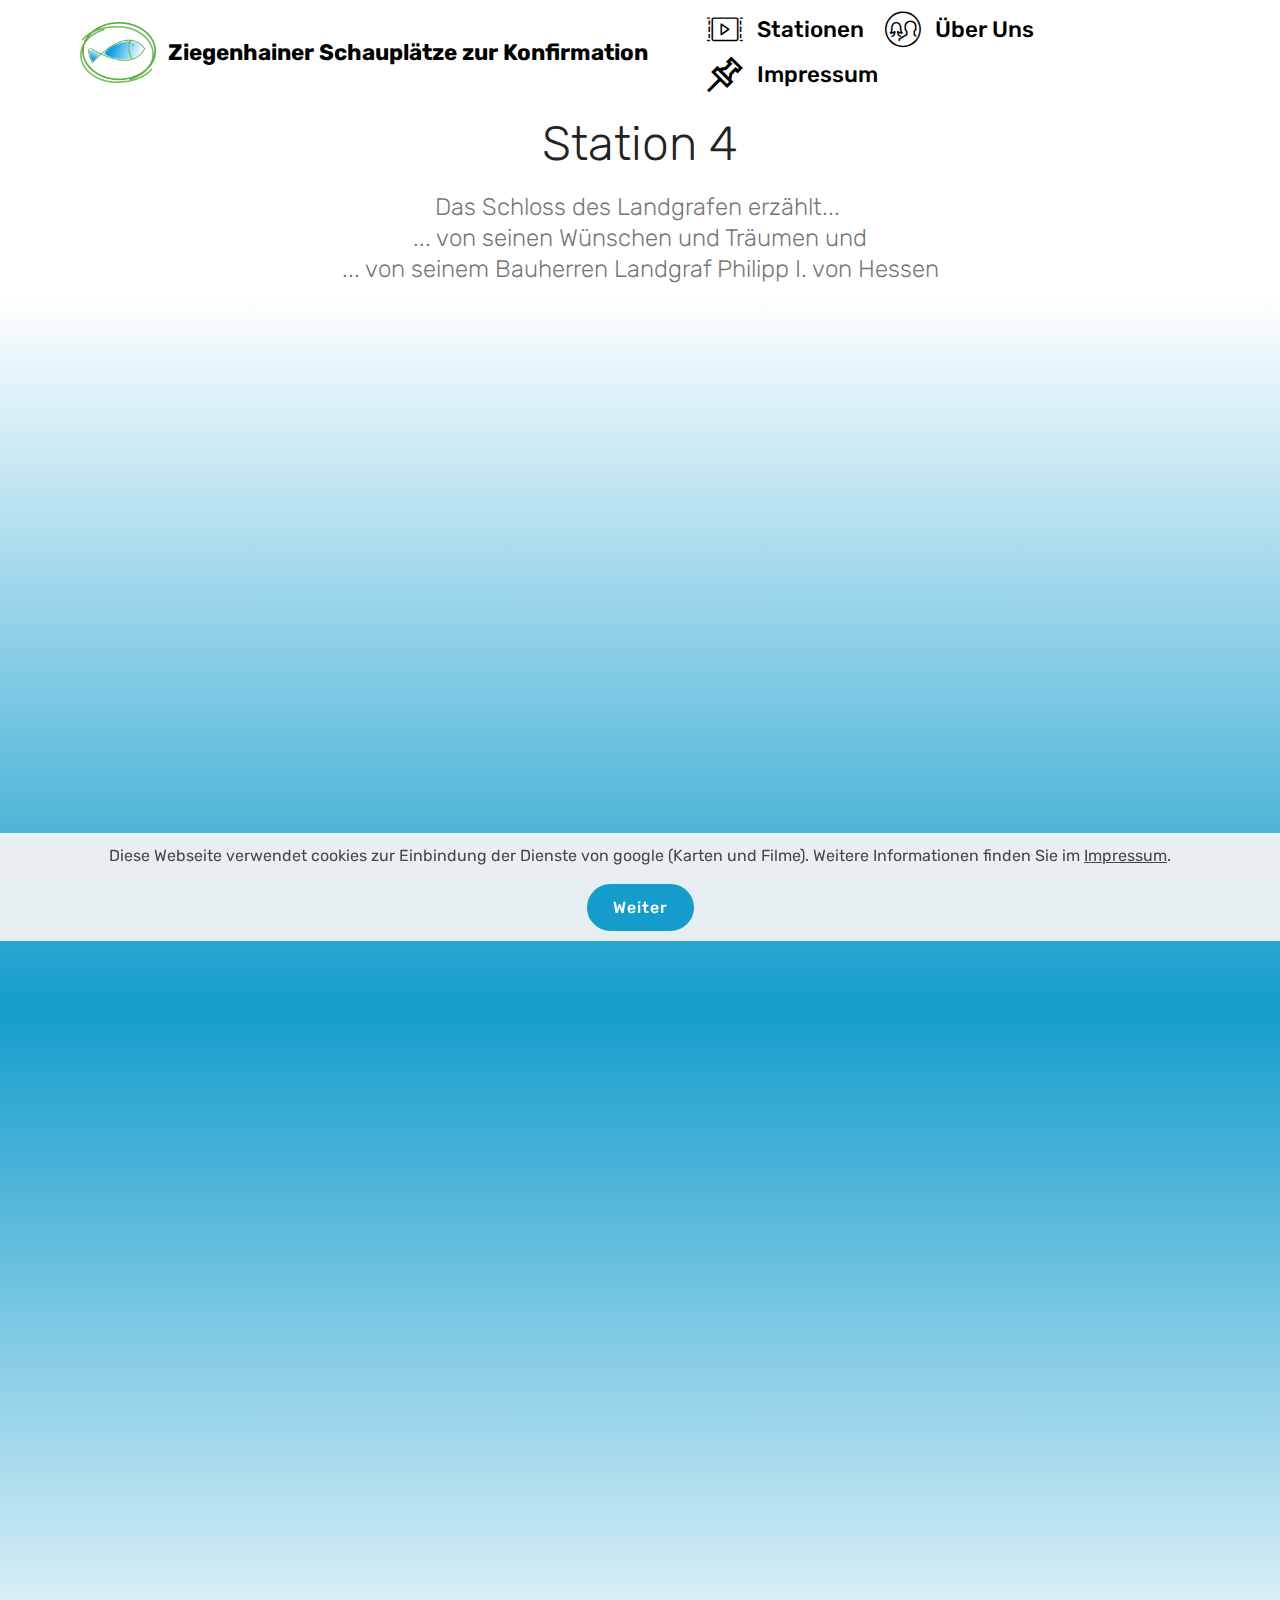
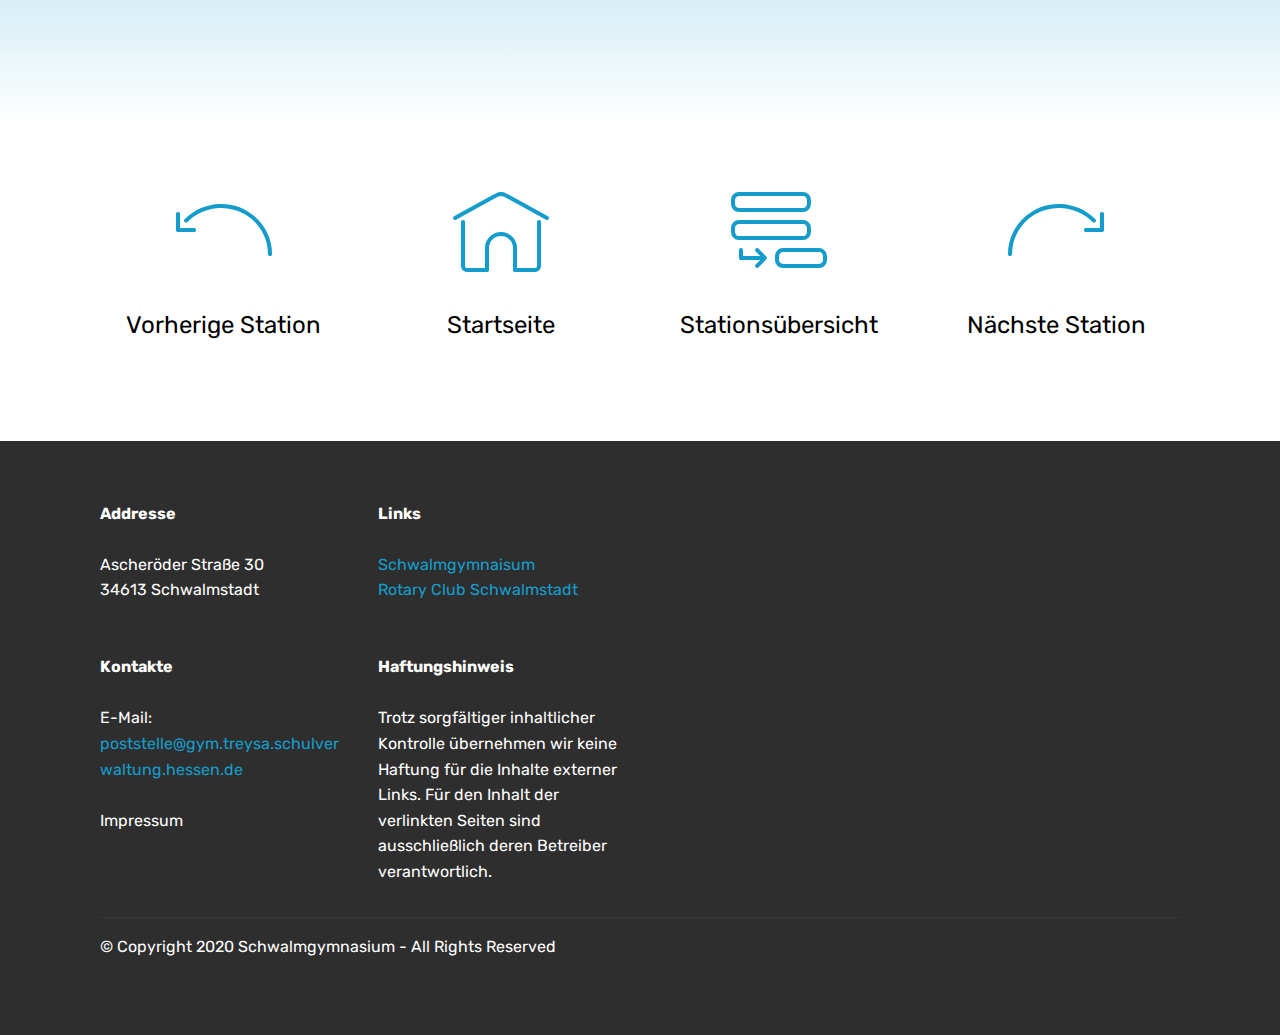
<file: Station4.html>
<!DOCTYPE html>
<html  >
<head>
  <!-- Site made with Mobirise Website Builder v4.12.4, https://mobirise.com -->
  <meta charset="UTF-8">
  <meta http-equiv="X-UA-Compatible" content="IE=edge">
  <meta name="generator" content="Mobirise v4.12.4, mobirise.com">
  <meta name="viewport" content="width=device-width, initial-scale=1, minimum-scale=1">
  <link rel="shortcut icon" href="assets/images/mbr-122x98.png" type="image/x-icon">
  <meta name="description" content="Website Creator Description">
  
  
  <title>Station 4: Das Schloss</title>
  <link rel="stylesheet" href="assets/web/assets/mobirise-icons2/mobirise2.css">
  <link rel="stylesheet" href="assets/web/assets/mobirise-icons/mobirise-icons.css">
  <link rel="stylesheet" href="assets/bootstrap/css/bootstrap.min.css">
  <link rel="stylesheet" href="assets/bootstrap/css/bootstrap-grid.min.css">
  <link rel="stylesheet" href="assets/bootstrap/css/bootstrap-reboot.min.css">
  <link rel="stylesheet" href="assets/socicon/css/styles.css">
  <link rel="stylesheet" href="assets/dropdown/css/style.css">
  <link rel="stylesheet" href="assets/tether/tether.min.css">
  <link rel="stylesheet" href="assets/theme/css/style.css">
  <link rel="preload" as="style" href="assets/mobirise/css/mbr-additional.css"><link rel="stylesheet" href="assets/mobirise/css/mbr-additional.css" type="text/css">
  
  
  
</head>
<body>
  <section class="menu cid-s3qjJz6pd7" once="menu" id="menu2-1d">

    

    <nav class="navbar navbar-expand beta-menu navbar-dropdown align-items-center navbar-fixed-top navbar-toggleable-sm">
        <button class="navbar-toggler navbar-toggler-right" type="button" data-toggle="collapse" data-target="#navbarSupportedContent" aria-controls="navbarSupportedContent" aria-expanded="false" aria-label="Toggle navigation">
            <div class="hamburger">
                <span></span>
                <span></span>
                <span></span>
                <span></span>
            </div>
        </button>
        <div class="menu-logo">
            <div class="navbar-brand">
                <span class="navbar-logo">
                    <a href="index.html">
                        <img src="assets/images/mbr-122x98.png" alt="Ziegenhainer Konfirmation" title="" style="height: 3.8rem;">
                    </a>
                </span>
                <span class="navbar-caption-wrap"><a class="navbar-caption text-black display-4" href="index.html">
                        Ziegenhainer Schauplätze zur Konfirmation</a></span>
            </div>
        </div>
        <div class="collapse navbar-collapse" id="navbarSupportedContent">
            <ul class="navbar-nav nav-dropdown nav-right" data-app-modern-menu="true"><li class="nav-item">
                    <a class="nav-link link text-black display-4" href="page2.html"><span class="mbri-video-play mbr-iconfont mbr-iconfont-btn"></span>
                        Stationen</a>
                </li>
                <li class="nav-item">
                    <a class="nav-link link text-black display-4" href="ueber-uns.html"><span class="mbri-users mbr-iconfont mbr-iconfont-btn"></span>
                        Über Uns
                    </a>
                </li><li class="nav-item"><a class="nav-link link text-black display-4" href="Impressum.html"><span class="mobi-mbri mobi-mbri-pin mbr-iconfont mbr-iconfont-btn"></span>
                        Impressum</a></li></ul>
            
        </div>
    </nav>
</section>

<section class="engine"><a href="https://mobirise.info/o">free portfolio website templates</a></section><section class="mbr-section content4 cid-s3qjJAgUzX" id="content4-1e">

    

    <div class="container">
        <div class="media-container-row">
            <div class="title col-12 col-md-8">
                <h2 class="align-center pb-3 mbr-fonts-style display-2">
                    Station 4</h2>
                <h3 class="mbr-section-subtitle align-center mbr-light mbr-fonts-style display-5">Das Schloss des Landgrafen erzählt...&nbsp;<br>... von seinen Wünschen und Träumen und<br>... von seinem Bauherren Landgraf Philipp I. von Hessen</h3>
                
            </div>
        </div>
    </div>
</section>

<section class="cid-s3qjJB03au" id="video3-1f">

    
    
    <figure class="mbr-figure align-center container">
        <div class="video-block" style="width: 88%;">
            <div><iframe class="mbr-embedded-video" src="https://www.youtube.com/embed/QLOJC__MS7c?rel=0&amp;amp;showinfo=0&amp;autoplay=1&amp;loop=0" width="1280" height="720" frameborder="0" allowfullscreen></iframe></div>
        </div>
    </figure>
</section>

<section class="cid-s3qjJBHJ2W" id="video3-1g">

    
    
    <figure class="mbr-figure align-center container">
        <div class="video-block" style="width: 88%;">
            <div><iframe class="mbr-embedded-video" src="https://www.youtube.com/embed/7B5rCvkm9fI?rel=0&amp;amp;showinfo=0&amp;autoplay=1&amp;loop=0" width="1280" height="720" frameborder="0" allowfullscreen></iframe></div>
        </div>
    </figure>
</section>

<section class="features1 cid-s3qjJCMtB5" id="features1-1h">
    
    

    
    <div class="container">
        <div class="media-container-row">

            <div class="card p-3 col-12 col-md-6 col-lg-3">
                <div class="card-img pb-3">
                    <a href="Station3.html"><span class="mbr-iconfont mbri-undo"></span></a>
                </div>
                <div class="card-box">
                    <h4 class="card-title py-3 mbr-fonts-style display-5"><a href="Station3.html" class="text-black">Vorherige Station</a></h4>
                    
                </div>
            </div>

            <div class="card p-3 col-12 col-md-6 col-lg-3">
                <div class="card-img pb-3">
                    <a href="index.html"><span class="mbr-iconfont mbri-home"></span></a>
                </div>
                <div class="card-box">
                    <h4 class="card-title py-3 mbr-fonts-style display-5">
                        <a href="index.html" class="text-black">Startseite</a></h4>
                    
                </div>
            </div>

            <div class="card p-3 col-12 col-md-6 col-lg-3">
                <div class="card-img pb-3">
                    <a href="page2.html"><span class="mbr-iconfont mbri-add-submenu"></span></a>
                </div>
                <div class="card-box">
                    <h4 class="card-title py-3 mbr-fonts-style display-5">
                        <a href="page2.html" class="text-black">Stationsübersicht</a></h4>
                    
                </div>
            </div>

            <div class="card p-3 col-12 col-md-6 col-lg-3">
                <div class="card-img pb-3">
                    <a href="Station5.html"><span class="mbr-iconfont mbri-redo"></span></a>
                </div>
                <div class="card-box">
                    <h4 class="card-title py-3 mbr-fonts-style display-5">
                        <a href="Station5.html" class="text-black">Nächste Station</a></h4>
                    
                </div>
            </div>

        </div>

    </div>

</section>

<section class="cid-s3zCvE5O6X" id="footer2-2d">

    

    

    <div class="container">
        <div class="media-container-row content mbr-white">
            <div class="col-12 col-md-3 mbr-fonts-style display-7">
                <p class="mbr-text">
                    <strong>Addresse</strong>
                    <br>
                    <br>Ascheröder Straße 30
<br>34613 Schwalmstadt<br>
                    <br>
                    <br><strong>Kontakte</strong>
                    <br>
                    <br>E-Mail:&nbsp;<br><a href="mailto:poststelle@gym.treysa.schulverwaltung.hessen.de">poststelle@gym.treysa.schulverwaltung.hessen.de</a><br><br><a href="Impressum.html" class="text-white">Impressum</a></p>
            </div>
            <div class="col-12 col-md-3 mbr-fonts-style display-7">
                <p class="mbr-text">
                    <strong>Links</strong>
                    <br>
                    <br><a href="www.schwalmgymnasium.de" target="_blank">Schwalmgymnaisum</a><br><a href="https://schwalmstadt.rotary.de" target="_blank">Rotary Club Schwalmstadt</a><br><br><br><strong>Haftungshinweis</strong>&nbsp;<br>
                    <br>Trotz sorgfältiger inhaltlicher Kontrolle übernehmen wir keine Haftung für die Inhalte externer Links. Für den Inhalt der verlinkten Seiten sind ausschließlich deren Betreiber verantwortlich.<br></p>
            </div>
            <div class="col-12 col-md-6">
                <div class="google-map"><iframe frameborder="0" style="border:0" src="https://www.google.com/maps/d/embed?mid=1mtP-04DRVykc_cVxY8oXA-gNEf2_NZy1" allowfullscreen=""></iframe></div>
            </div>
        </div>
        <div class="footer-lower">
            <div class="media-container-row">
                <div class="col-sm-12">
                    <hr>
                </div>
            </div>
            <div class="media-container-row mbr-white">
                <div class="col-sm-6 copyright">
                    <p class="mbr-text mbr-fonts-style display-7">
                        © Copyright 2020 Schwalmgymnasium - All Rights Reserved
                    </p>
                </div>
                <div class="col-md-6">
                    
                </div>
            </div>
        </div>
    </div>
</section>


  <script src="assets/web/assets/jquery/jquery.min.js"></script>
  <script src="assets/popper/popper.min.js"></script>
  <script src="assets/bootstrap/js/bootstrap.min.js"></script>
  <script src="assets/web/assets/cookies-alert-plugin/cookies-alert-core.js"></script>
  <script src="assets/web/assets/cookies-alert-plugin/cookies-alert-script.js"></script>
  <script src="assets/dropdown/js/nav-dropdown.js"></script>
  <script src="assets/dropdown/js/navbar-dropdown.js"></script>
  <script src="assets/touchswipe/jquery.touch-swipe.min.js"></script>
  <script src="assets/tether/tether.min.js"></script>
  <script src="assets/smoothscroll/smooth-scroll.js"></script>
  <script src="assets/theme/js/script.js"></script>
  
  
<input name="cookieData" type="hidden" data-cookie-customDialogSelector='null' data-cookie-colorText='#424a4d' data-cookie-colorBg='rgba(234, 239, 241, 0.99)' data-cookie-textButton='Weiter' data-cookie-colorButton='' data-cookie-colorLink='#424a4d' data-cookie-underlineLink='true' data-cookie-text="Diese Webseite verwendet cookies zur Einbindung der Dienste von google (Karten und Filme). Weitere Informationen finden Sie im <a href='impressum.html'>Impressum</a>.">
   <div id="scrollToTop" class="scrollToTop mbr-arrow-up"><a style="text-align: center;"><i class="mbr-arrow-up-icon mbr-arrow-up-icon-cm cm-icon cm-icon-smallarrow-up"></i></a></div>
  </body>
</html>
</file>
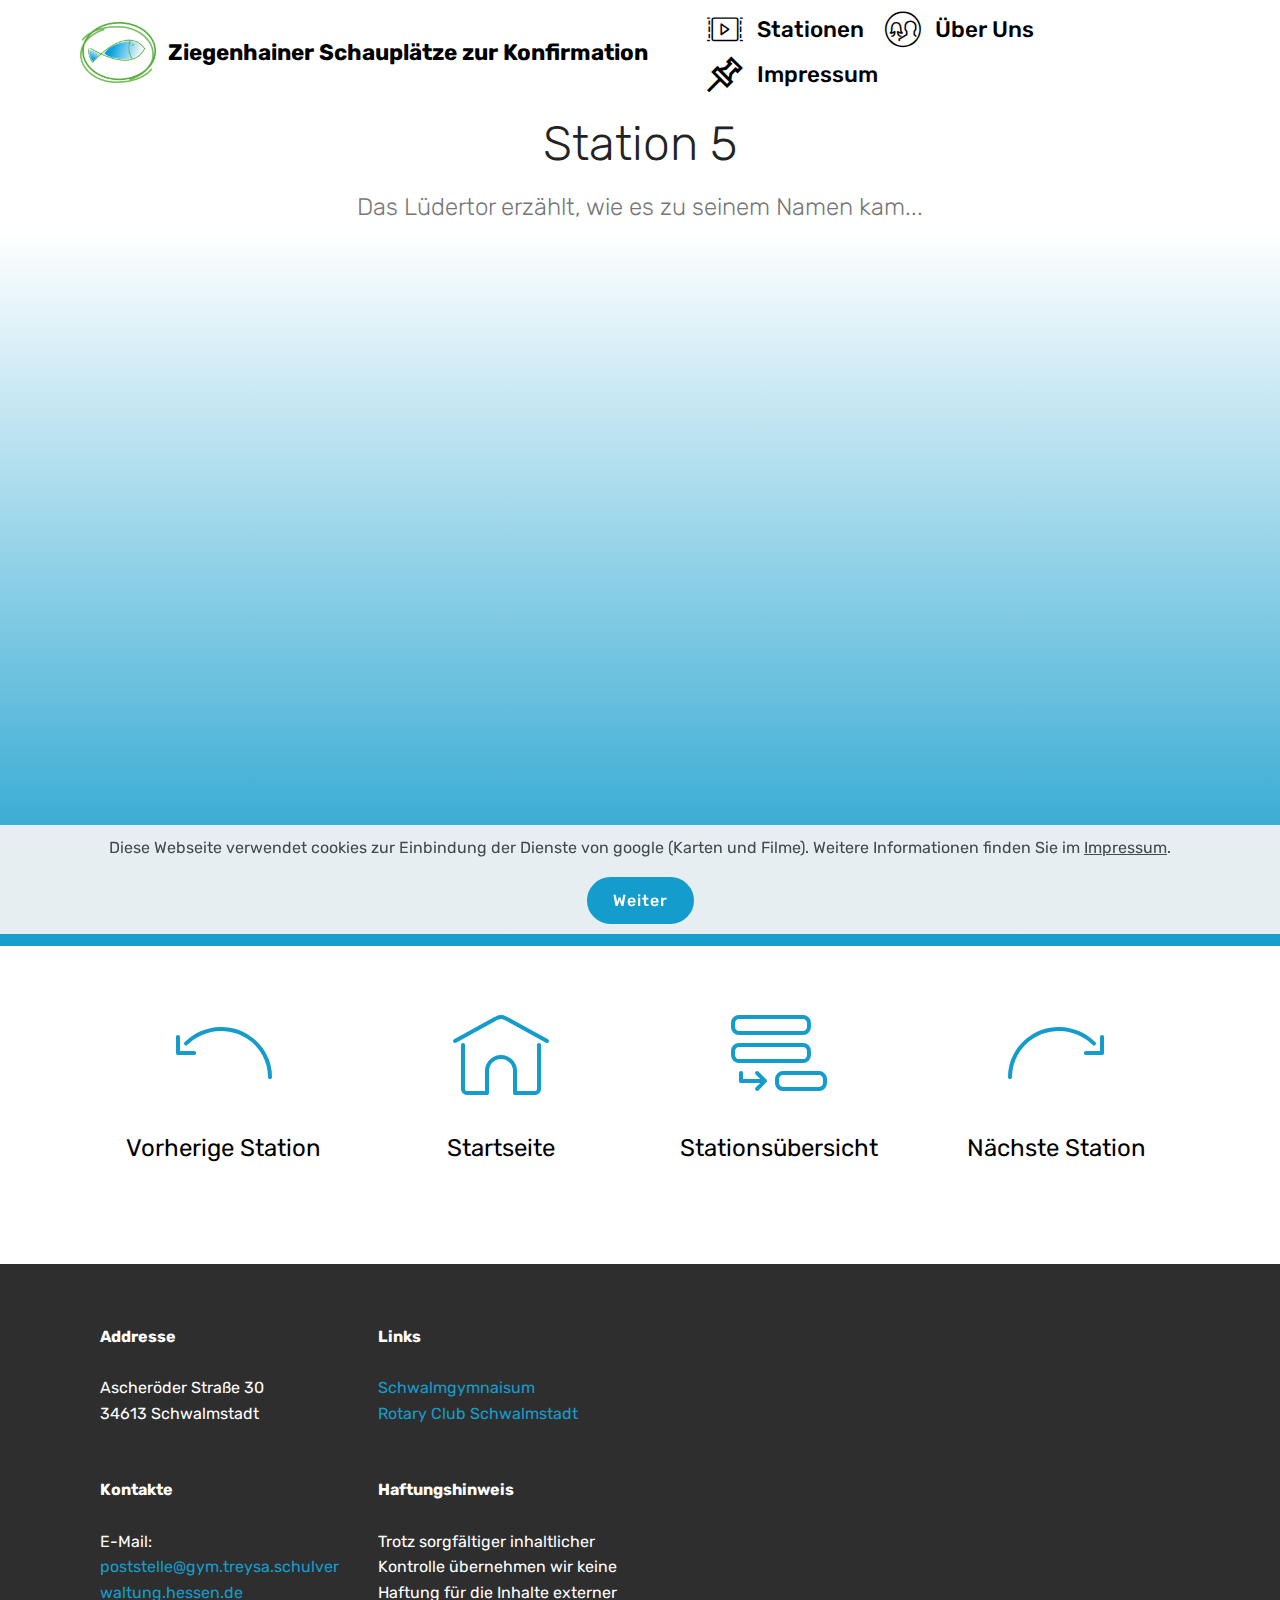
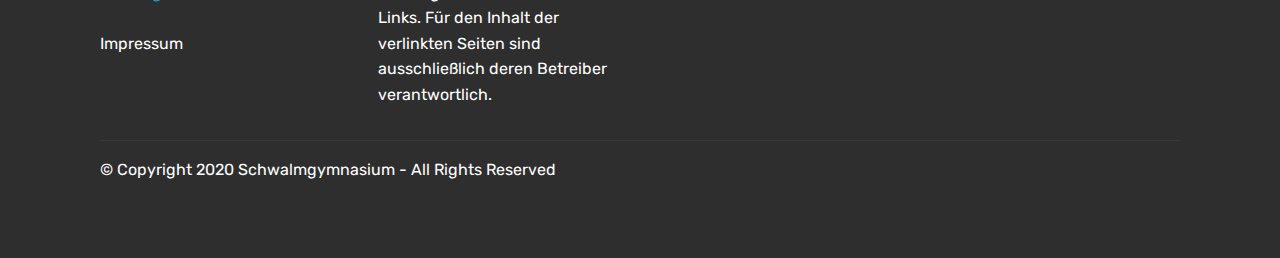
<file: Station5.html>
<!DOCTYPE html>
<html  >
<head>
  <!-- Site made with Mobirise Website Builder v4.12.4, https://mobirise.com -->
  <meta charset="UTF-8">
  <meta http-equiv="X-UA-Compatible" content="IE=edge">
  <meta name="generator" content="Mobirise v4.12.4, mobirise.com">
  <meta name="viewport" content="width=device-width, initial-scale=1, minimum-scale=1">
  <link rel="shortcut icon" href="assets/images/mbr-122x98.png" type="image/x-icon">
  <meta name="description" content="Website Creator Description">
  
  
  <title>Station 5: Das Luedertor</title>
  <link rel="stylesheet" href="assets/web/assets/mobirise-icons2/mobirise2.css">
  <link rel="stylesheet" href="assets/web/assets/mobirise-icons/mobirise-icons.css">
  <link rel="stylesheet" href="assets/bootstrap/css/bootstrap.min.css">
  <link rel="stylesheet" href="assets/bootstrap/css/bootstrap-grid.min.css">
  <link rel="stylesheet" href="assets/bootstrap/css/bootstrap-reboot.min.css">
  <link rel="stylesheet" href="assets/socicon/css/styles.css">
  <link rel="stylesheet" href="assets/dropdown/css/style.css">
  <link rel="stylesheet" href="assets/tether/tether.min.css">
  <link rel="stylesheet" href="assets/theme/css/style.css">
  <link rel="preload" as="style" href="assets/mobirise/css/mbr-additional.css"><link rel="stylesheet" href="assets/mobirise/css/mbr-additional.css" type="text/css">
  
  
  
</head>
<body>
  <section class="menu cid-s3qkWEdD99" once="menu" id="menu2-1j">

    

    <nav class="navbar navbar-expand beta-menu navbar-dropdown align-items-center navbar-fixed-top navbar-toggleable-sm">
        <button class="navbar-toggler navbar-toggler-right" type="button" data-toggle="collapse" data-target="#navbarSupportedContent" aria-controls="navbarSupportedContent" aria-expanded="false" aria-label="Toggle navigation">
            <div class="hamburger">
                <span></span>
                <span></span>
                <span></span>
                <span></span>
            </div>
        </button>
        <div class="menu-logo">
            <div class="navbar-brand">
                <span class="navbar-logo">
                    <a href="index.html">
                        <img src="assets/images/mbr-122x98.png" alt="Ziegenhainer Konfirmation" title="" style="height: 3.8rem;">
                    </a>
                </span>
                <span class="navbar-caption-wrap"><a class="navbar-caption text-black display-4" href="index.html">
                        Ziegenhainer Schauplätze zur Konfirmation</a></span>
            </div>
        </div>
        <div class="collapse navbar-collapse" id="navbarSupportedContent">
            <ul class="navbar-nav nav-dropdown nav-right" data-app-modern-menu="true"><li class="nav-item">
                    <a class="nav-link link text-black display-4" href="page2.html"><span class="mbri-video-play mbr-iconfont mbr-iconfont-btn"></span>
                        Stationen</a>
                </li>
                <li class="nav-item">
                    <a class="nav-link link text-black display-4" href="ueber-uns.html"><span class="mbri-users mbr-iconfont mbr-iconfont-btn"></span>
                        Über Uns
                    </a>
                </li><li class="nav-item"><a class="nav-link link text-black display-4" href="Impressum.html"><span class="mobi-mbri mobi-mbri-pin mbr-iconfont mbr-iconfont-btn"></span>
                        Impressum</a></li></ul>
            
        </div>
    </nav>
</section>

<section class="engine"><a href="https://mobirise.info/q">responsive website templates</a></section><section class="mbr-section content4 cid-s3qkWH9LNx" id="content4-1k">

    

    <div class="container">
        <div class="media-container-row">
            <div class="title col-12 col-md-8">
                <h2 class="align-center pb-3 mbr-fonts-style display-2">
                    Station 5</h2>
                <h3 class="mbr-section-subtitle align-center mbr-light mbr-fonts-style display-5">Das Lüdertor erzählt, wie es zu seinem Namen kam...</h3>
                
            </div>
        </div>
    </div>
</section>

<section class="cid-s3qkWIQ3AK" id="video3-1l">

    
    
    <figure class="mbr-figure align-center container">
        <div class="video-block" style="width: 88%;">
            <div><iframe class="mbr-embedded-video" src="https://www.youtube.com/embed/XQNw0Ot1i6E?rel=0&amp;amp;showinfo=0&amp;autoplay=1&amp;loop=0" width="1280" height="720" frameborder="0" allowfullscreen></iframe></div>
        </div>
    </figure>
</section>

<section class="features1 cid-s3qkWKaR8w" id="features1-1m">
    
    

    
    <div class="container">
        <div class="media-container-row">

            <div class="card p-3 col-12 col-md-6 col-lg-3">
                <div class="card-img pb-3">
                    <a href="Station4.html"><span class="mbr-iconfont mbri-undo"></span></a>
                </div>
                <div class="card-box">
                    <h4 class="card-title py-3 mbr-fonts-style display-5"><a href="Station4.html" class="text-black">Vorherige Station</a></h4>
                    
                </div>
            </div>

            <div class="card p-3 col-12 col-md-6 col-lg-3">
                <div class="card-img pb-3">
                    <a href="index.html"><span class="mbr-iconfont mbri-home"></span></a>
                </div>
                <div class="card-box">
                    <h4 class="card-title py-3 mbr-fonts-style display-5">
                        <a href="index.html" class="text-black">Startseite</a></h4>
                    
                </div>
            </div>

            <div class="card p-3 col-12 col-md-6 col-lg-3">
                <div class="card-img pb-3">
                    <a href="page2.html"><span class="mbr-iconfont mbri-add-submenu"></span></a>
                </div>
                <div class="card-box">
                    <h4 class="card-title py-3 mbr-fonts-style display-5">
                        <a href="page2.html" class="text-black">Stationsübersicht</a></h4>
                    
                </div>
            </div>

            <div class="card p-3 col-12 col-md-6 col-lg-3">
                <div class="card-img pb-3">
                    <a href="Station6.html"><span class="mbr-iconfont mbri-redo"></span></a>
                </div>
                <div class="card-box">
                    <h4 class="card-title py-3 mbr-fonts-style display-5">
                        <a href="Station6.html" class="text-black">Nächste Station</a></h4>
                    
                </div>
            </div>

        </div>

    </div>

</section>

<section class="cid-s3zCzL04Uv" id="footer2-2e">

    

    

    <div class="container">
        <div class="media-container-row content mbr-white">
            <div class="col-12 col-md-3 mbr-fonts-style display-7">
                <p class="mbr-text">
                    <strong>Addresse</strong>
                    <br>
                    <br>Ascheröder Straße 30
<br>34613 Schwalmstadt<br>
                    <br>
                    <br><strong>Kontakte</strong>
                    <br>
                    <br>E-Mail:&nbsp;<br><a href="mailto:poststelle@gym.treysa.schulverwaltung.hessen.de">poststelle@gym.treysa.schulverwaltung.hessen.de</a><br><br><a href="Impressum.html" class="text-white">Impressum</a></p>
            </div>
            <div class="col-12 col-md-3 mbr-fonts-style display-7">
                <p class="mbr-text">
                    <strong>Links</strong>
                    <br>
                    <br><a href="www.schwalmgymnasium.de" target="_blank">Schwalmgymnaisum</a><br><a href="https://schwalmstadt.rotary.de" target="_blank">Rotary Club Schwalmstadt</a><br><br><br><strong>Haftungshinweis</strong>&nbsp;<br>
                    <br>Trotz sorgfältiger inhaltlicher Kontrolle übernehmen wir keine Haftung für die Inhalte externer Links. Für den Inhalt der verlinkten Seiten sind ausschließlich deren Betreiber verantwortlich.<br></p>
            </div>
            <div class="col-12 col-md-6">
                <div class="google-map"><iframe frameborder="0" style="border:0" src="https://www.google.com/maps/d/embed?mid=1mtP-04DRVykc_cVxY8oXA-gNEf2_NZy1" allowfullscreen=""></iframe></div>
            </div>
        </div>
        <div class="footer-lower">
            <div class="media-container-row">
                <div class="col-sm-12">
                    <hr>
                </div>
            </div>
            <div class="media-container-row mbr-white">
                <div class="col-sm-6 copyright">
                    <p class="mbr-text mbr-fonts-style display-7">
                        © Copyright 2020 Schwalmgymnasium - All Rights Reserved
                    </p>
                </div>
                <div class="col-md-6">
                    
                </div>
            </div>
        </div>
    </div>
</section>


  <script src="assets/web/assets/jquery/jquery.min.js"></script>
  <script src="assets/popper/popper.min.js"></script>
  <script src="assets/bootstrap/js/bootstrap.min.js"></script>
  <script src="assets/web/assets/cookies-alert-plugin/cookies-alert-core.js"></script>
  <script src="assets/web/assets/cookies-alert-plugin/cookies-alert-script.js"></script>
  <script src="assets/dropdown/js/nav-dropdown.js"></script>
  <script src="assets/dropdown/js/navbar-dropdown.js"></script>
  <script src="assets/touchswipe/jquery.touch-swipe.min.js"></script>
  <script src="assets/tether/tether.min.js"></script>
  <script src="assets/smoothscroll/smooth-scroll.js"></script>
  <script src="assets/theme/js/script.js"></script>
  
  
<input name="cookieData" type="hidden" data-cookie-customDialogSelector='null' data-cookie-colorText='#424a4d' data-cookie-colorBg='rgba(234, 239, 241, 0.99)' data-cookie-textButton='Weiter' data-cookie-colorButton='' data-cookie-colorLink='#424a4d' data-cookie-underlineLink='true' data-cookie-text="Diese Webseite verwendet cookies zur Einbindung der Dienste von google (Karten und Filme). Weitere Informationen finden Sie im <a href='impressum.html'>Impressum</a>.">
   <div id="scrollToTop" class="scrollToTop mbr-arrow-up"><a style="text-align: center;"><i class="mbr-arrow-up-icon mbr-arrow-up-icon-cm cm-icon cm-icon-smallarrow-up"></i></a></div>
  </body>
</html>
</file>
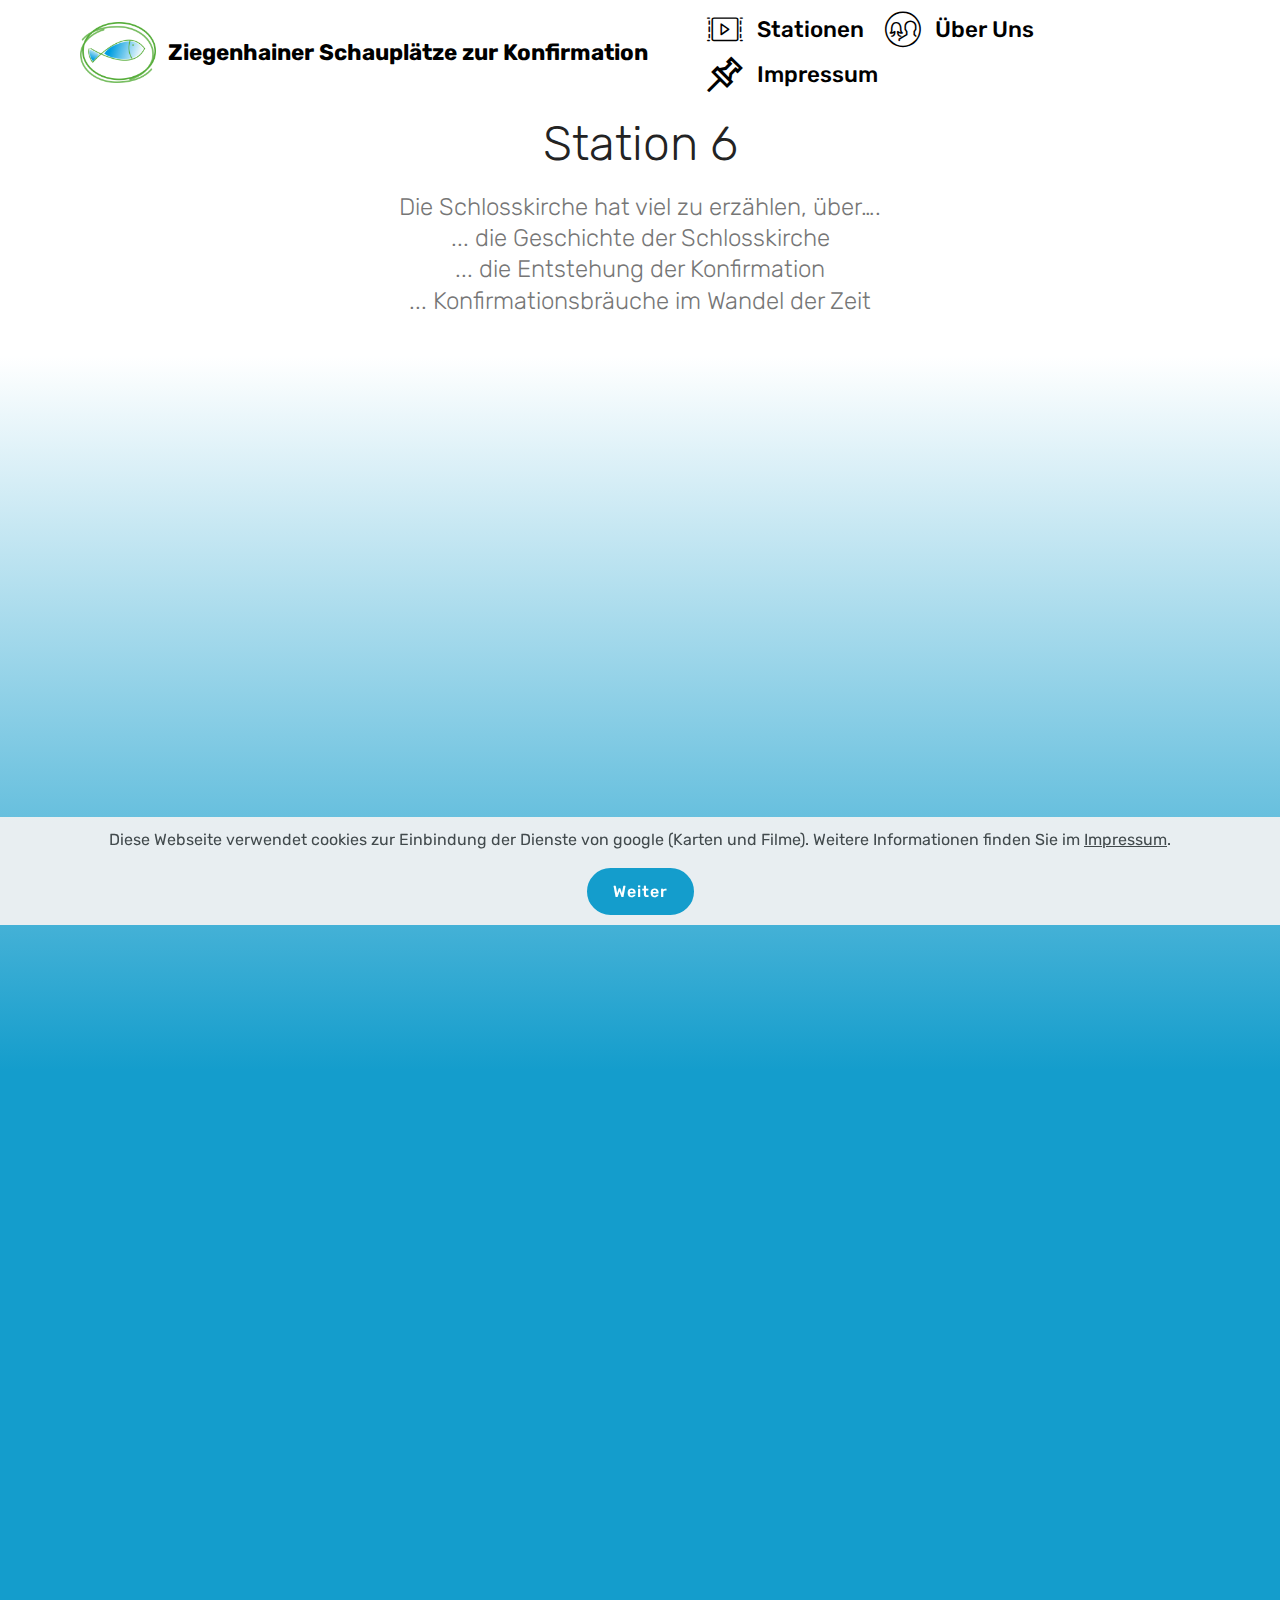
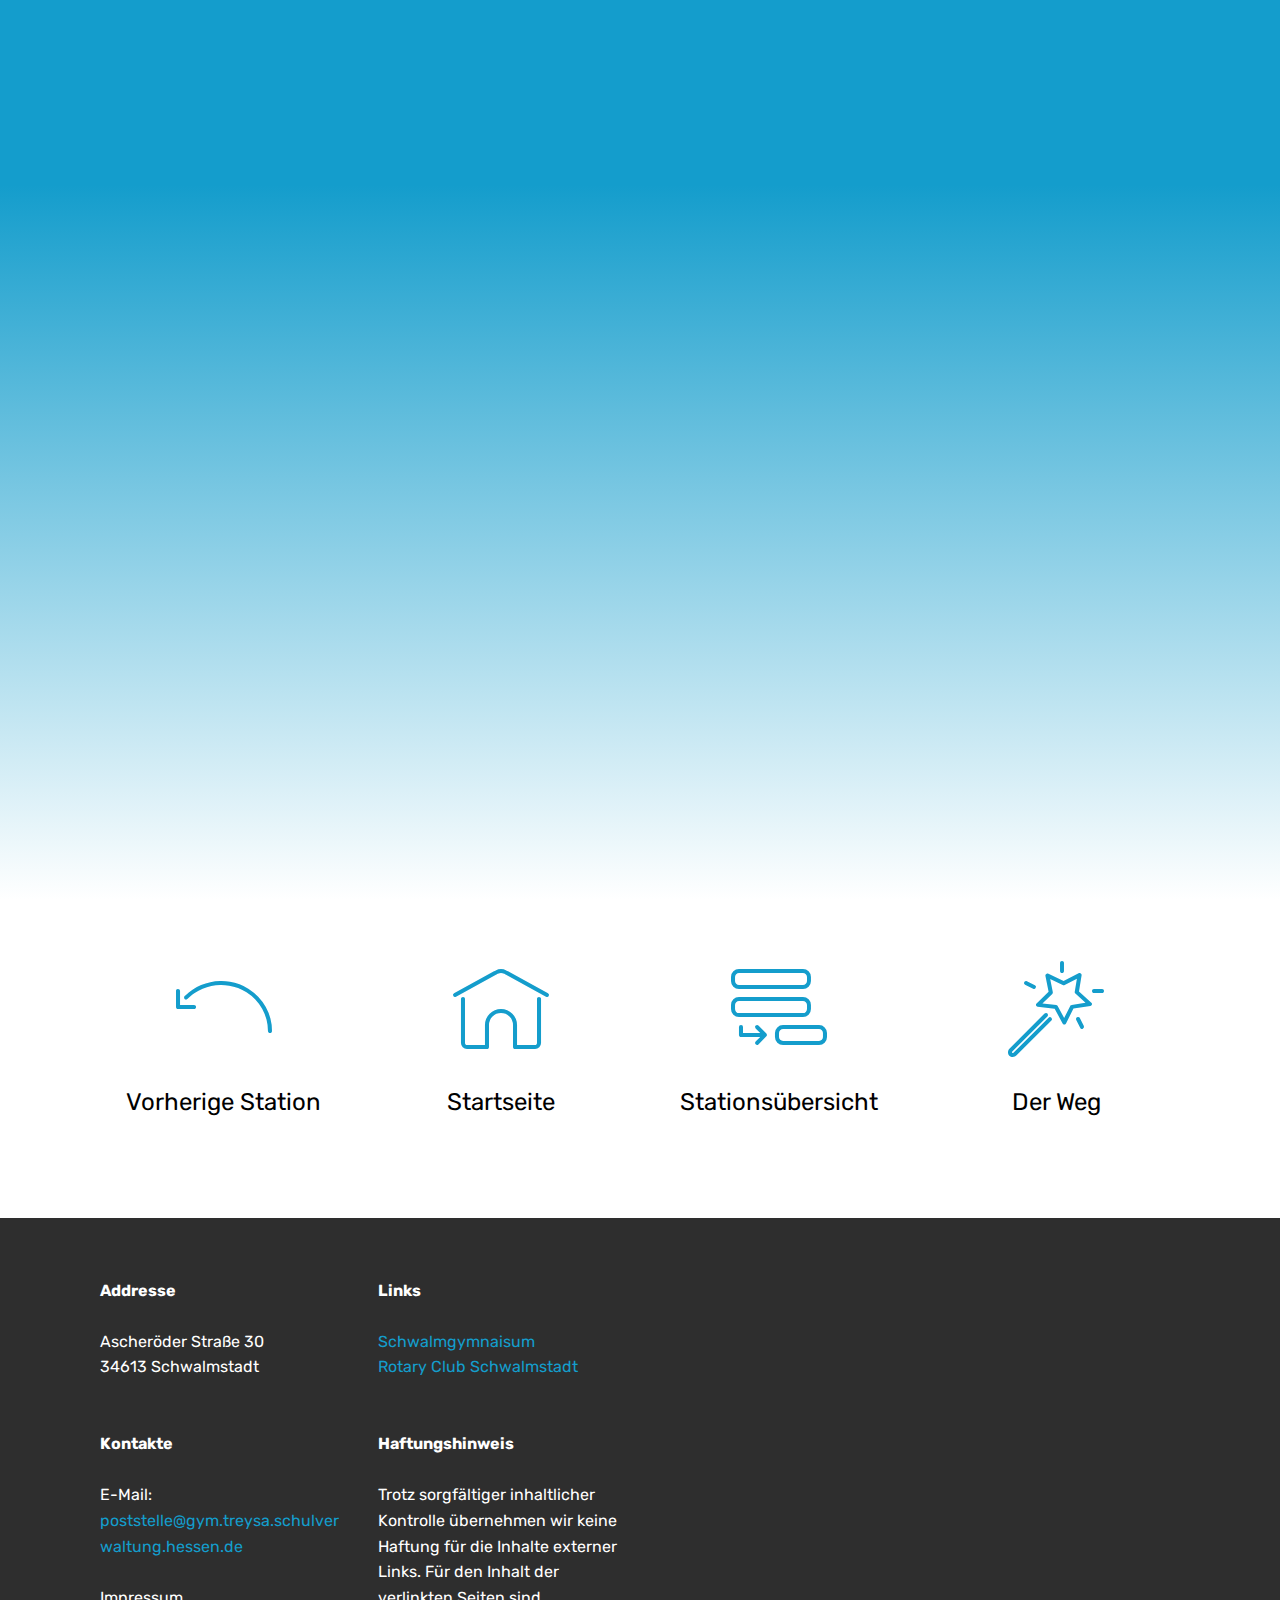
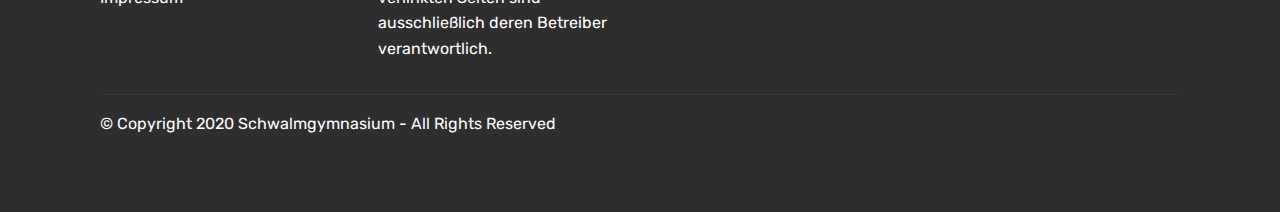
<file: Station6.html>
<!DOCTYPE html>
<html  >
<head>
  <!-- Site made with Mobirise Website Builder v4.12.4, https://mobirise.com -->
  <meta charset="UTF-8">
  <meta http-equiv="X-UA-Compatible" content="IE=edge">
  <meta name="generator" content="Mobirise v4.12.4, mobirise.com">
  <meta name="viewport" content="width=device-width, initial-scale=1, minimum-scale=1">
  <link rel="shortcut icon" href="assets/images/mbr-122x98.png" type="image/x-icon">
  <meta name="description" content="Website Creator Description">
  
  
  <title>Station 6: Die Schlosskirche</title>
  <link rel="stylesheet" href="assets/web/assets/mobirise-icons2/mobirise2.css">
  <link rel="stylesheet" href="assets/web/assets/mobirise-icons/mobirise-icons.css">
  <link rel="stylesheet" href="assets/bootstrap/css/bootstrap.min.css">
  <link rel="stylesheet" href="assets/bootstrap/css/bootstrap-grid.min.css">
  <link rel="stylesheet" href="assets/bootstrap/css/bootstrap-reboot.min.css">
  <link rel="stylesheet" href="assets/socicon/css/styles.css">
  <link rel="stylesheet" href="assets/dropdown/css/style.css">
  <link rel="stylesheet" href="assets/tether/tether.min.css">
  <link rel="stylesheet" href="assets/theme/css/style.css">
  <link rel="preload" as="style" href="assets/mobirise/css/mbr-additional.css"><link rel="stylesheet" href="assets/mobirise/css/mbr-additional.css" type="text/css">
  
  
  
</head>
<body>
  <section class="menu cid-s3qlSBQcZN" once="menu" id="menu2-1o">

    

    <nav class="navbar navbar-expand beta-menu navbar-dropdown align-items-center navbar-fixed-top navbar-toggleable-sm">
        <button class="navbar-toggler navbar-toggler-right" type="button" data-toggle="collapse" data-target="#navbarSupportedContent" aria-controls="navbarSupportedContent" aria-expanded="false" aria-label="Toggle navigation">
            <div class="hamburger">
                <span></span>
                <span></span>
                <span></span>
                <span></span>
            </div>
        </button>
        <div class="menu-logo">
            <div class="navbar-brand">
                <span class="navbar-logo">
                    <a href="index.html">
                        <img src="assets/images/mbr-122x98.png" alt="Ziegenhainer Konfirmation" title="" style="height: 3.8rem;">
                    </a>
                </span>
                <span class="navbar-caption-wrap"><a class="navbar-caption text-black display-4" href="index.html">
                        Ziegenhainer Schauplätze zur Konfirmation</a></span>
            </div>
        </div>
        <div class="collapse navbar-collapse" id="navbarSupportedContent">
            <ul class="navbar-nav nav-dropdown nav-right" data-app-modern-menu="true"><li class="nav-item">
                    <a class="nav-link link text-black display-4" href="page2.html"><span class="mbri-video-play mbr-iconfont mbr-iconfont-btn"></span>
                        Stationen</a>
                </li>
                <li class="nav-item">
                    <a class="nav-link link text-black display-4" href="ueber-uns.html"><span class="mbri-users mbr-iconfont mbr-iconfont-btn"></span>
                        Über Uns
                    </a>
                </li><li class="nav-item"><a class="nav-link link text-black display-4" href="Impressum.html"><span class="mobi-mbri mobi-mbri-pin mbr-iconfont mbr-iconfont-btn"></span>
                        Impressum</a></li></ul>
            
        </div>
    </nav>
</section>

<section class="engine"><a href="https://mobirise.info/z">best free html templates</a></section><section class="mbr-section content4 cid-s3qlSDLmZC" id="content4-1p">

    

    <div class="container">
        <div class="media-container-row">
            <div class="title col-12 col-md-8">
                <h2 class="align-center pb-3 mbr-fonts-style display-2">
                    Station 6</h2>
                <h3 class="mbr-section-subtitle align-center mbr-light mbr-fonts-style display-5">Die Schlosskirche hat viel zu erzählen, über….
<div>... die Geschichte der Schlosskirche
</div><div>... die Entstehung der Konfirmation
</div><div>... Konfirmationsbräuche im Wandel der Zeit</div><div><br></div></h3>
                
            </div>
        </div>
    </div>
</section>

<section class="cid-s3qlSELCHx" id="video3-1q">

    
    
    <figure class="mbr-figure align-center container">
        <div class="video-block" style="width: 88%;">
            <div><iframe class="mbr-embedded-video" src="https://www.youtube.com/embed/dLH33hqcd5A?rel=0&amp;amp;showinfo=0&amp;autoplay=1&amp;loop=0" width="1280" height="720" frameborder="0" allowfullscreen></iframe></div>
        </div>
    </figure>
</section>

<section class="cid-s3qmbqPpy1" id="video3-1t">

    
    
    <figure class="mbr-figure align-center container">
        <div class="video-block" style="width: 88%;">
            <div><iframe class="mbr-embedded-video" src="https://www.youtube.com/embed/6Q2p5DhEfgU?rel=0&amp;amp;showinfo=0&amp;autoplay=1&amp;loop=0" width="1280" height="720" frameborder="0" allowfullscreen></iframe></div>
        </div>
    </figure>
</section>

<section class="cid-s3qmcRNMz2" id="video3-1u">

    
    
    <figure class="mbr-figure align-center container">
        <div class="video-block" style="width: 88%;">
            <div><iframe class="mbr-embedded-video" src="https://www.youtube.com/embed/wYpuiC37Bmc?rel=0&amp;amp;showinfo=0&amp;autoplay=1&amp;loop=0" width="1280" height="720" frameborder="0" allowfullscreen></iframe></div>
        </div>
    </figure>
</section>

<section class="features1 cid-s3qlSFS7AW" id="features1-1r">
    
    

    
    <div class="container">
        <div class="media-container-row">

            <div class="card p-3 col-12 col-md-6 col-lg-3">
                <div class="card-img pb-3">
                    <a href="Station5.html"><span class="mbr-iconfont mbri-undo"></span></a>
                </div>
                <div class="card-box">
                    <h4 class="card-title py-3 mbr-fonts-style display-5"><a href="Station5.html" class="text-black">Vorherige Station</a></h4>
                    
                </div>
            </div>

            <div class="card p-3 col-12 col-md-6 col-lg-3">
                <div class="card-img pb-3">
                    <a href="index.html"><span class="mbr-iconfont mbri-home"></span></a>
                </div>
                <div class="card-box">
                    <h4 class="card-title py-3 mbr-fonts-style display-5">
                        <a href="index.html" class="text-black">Startseite</a></h4>
                    
                </div>
            </div>

            <div class="card p-3 col-12 col-md-6 col-lg-3">
                <div class="card-img pb-3">
                    <a href="page2.html"><span class="mbr-iconfont mbri-add-submenu"></span></a>
                </div>
                <div class="card-box">
                    <h4 class="card-title py-3 mbr-fonts-style display-5">
                        <a href="page2.html" class="text-black">Stationsübersicht</a></h4>
                    
                </div>
            </div>

            <div class="card p-3 col-12 col-md-6 col-lg-3">
                <div class="card-img pb-3">
                    <a href="weg.html"><span class="mbr-iconfont mbri-magic-stick"></span></a>
                </div>
                <div class="card-box">
                    <h4 class="card-title py-3 mbr-fonts-style display-5">
                        <a href="weg.html" class="text-black">Der Weg</a></h4>
                    
                </div>
            </div>

        </div>

    </div>

</section>

<section class="cid-s3zCErSROz" id="footer2-2f">

    

    

    <div class="container">
        <div class="media-container-row content mbr-white">
            <div class="col-12 col-md-3 mbr-fonts-style display-7">
                <p class="mbr-text">
                    <strong>Addresse</strong>
                    <br>
                    <br>Ascheröder Straße 30
<br>34613 Schwalmstadt<br>
                    <br>
                    <br><strong>Kontakte</strong>
                    <br>
                    <br>E-Mail:&nbsp;<br><a href="mailto:poststelle@gym.treysa.schulverwaltung.hessen.de">poststelle@gym.treysa.schulverwaltung.hessen.de</a><br><br><a href="Impressum.html" class="text-white">Impressum</a></p>
            </div>
            <div class="col-12 col-md-3 mbr-fonts-style display-7">
                <p class="mbr-text">
                    <strong>Links</strong>
                    <br>
                    <br><a href="www.schwalmgymnasium.de" target="_blank">Schwalmgymnaisum</a><br><a href="https://schwalmstadt.rotary.de" target="_blank">Rotary Club Schwalmstadt</a><br><br><br><strong>Haftungshinweis</strong>&nbsp;<br>
                    <br>Trotz sorgfältiger inhaltlicher Kontrolle übernehmen wir keine Haftung für die Inhalte externer Links. Für den Inhalt der verlinkten Seiten sind ausschließlich deren Betreiber verantwortlich.<br></p>
            </div>
            <div class="col-12 col-md-6">
                <div class="google-map"><iframe frameborder="0" style="border:0" src="https://www.google.com/maps/d/embed?mid=1mtP-04DRVykc_cVxY8oXA-gNEf2_NZy1" allowfullscreen=""></iframe></div>
            </div>
        </div>
        <div class="footer-lower">
            <div class="media-container-row">
                <div class="col-sm-12">
                    <hr>
                </div>
            </div>
            <div class="media-container-row mbr-white">
                <div class="col-sm-6 copyright">
                    <p class="mbr-text mbr-fonts-style display-7">
                        © Copyright 2020 Schwalmgymnasium - All Rights Reserved
                    </p>
                </div>
                <div class="col-md-6">
                    
                </div>
            </div>
        </div>
    </div>
</section>


  <script src="assets/web/assets/jquery/jquery.min.js"></script>
  <script src="assets/popper/popper.min.js"></script>
  <script src="assets/bootstrap/js/bootstrap.min.js"></script>
  <script src="assets/web/assets/cookies-alert-plugin/cookies-alert-core.js"></script>
  <script src="assets/web/assets/cookies-alert-plugin/cookies-alert-script.js"></script>
  <script src="assets/dropdown/js/nav-dropdown.js"></script>
  <script src="assets/dropdown/js/navbar-dropdown.js"></script>
  <script src="assets/touchswipe/jquery.touch-swipe.min.js"></script>
  <script src="assets/tether/tether.min.js"></script>
  <script src="assets/smoothscroll/smooth-scroll.js"></script>
  <script src="assets/theme/js/script.js"></script>
  
  
<input name="cookieData" type="hidden" data-cookie-customDialogSelector='null' data-cookie-colorText='#424a4d' data-cookie-colorBg='rgba(234, 239, 241, 0.99)' data-cookie-textButton='Weiter' data-cookie-colorButton='' data-cookie-colorLink='#424a4d' data-cookie-underlineLink='true' data-cookie-text="Diese Webseite verwendet cookies zur Einbindung der Dienste von google (Karten und Filme). Weitere Informationen finden Sie im <a href='impressum.html'>Impressum</a>.">
   <div id="scrollToTop" class="scrollToTop mbr-arrow-up"><a style="text-align: center;"><i class="mbr-arrow-up-icon mbr-arrow-up-icon-cm cm-icon cm-icon-smallarrow-up"></i></a></div>
  </body>
</html>
</file>
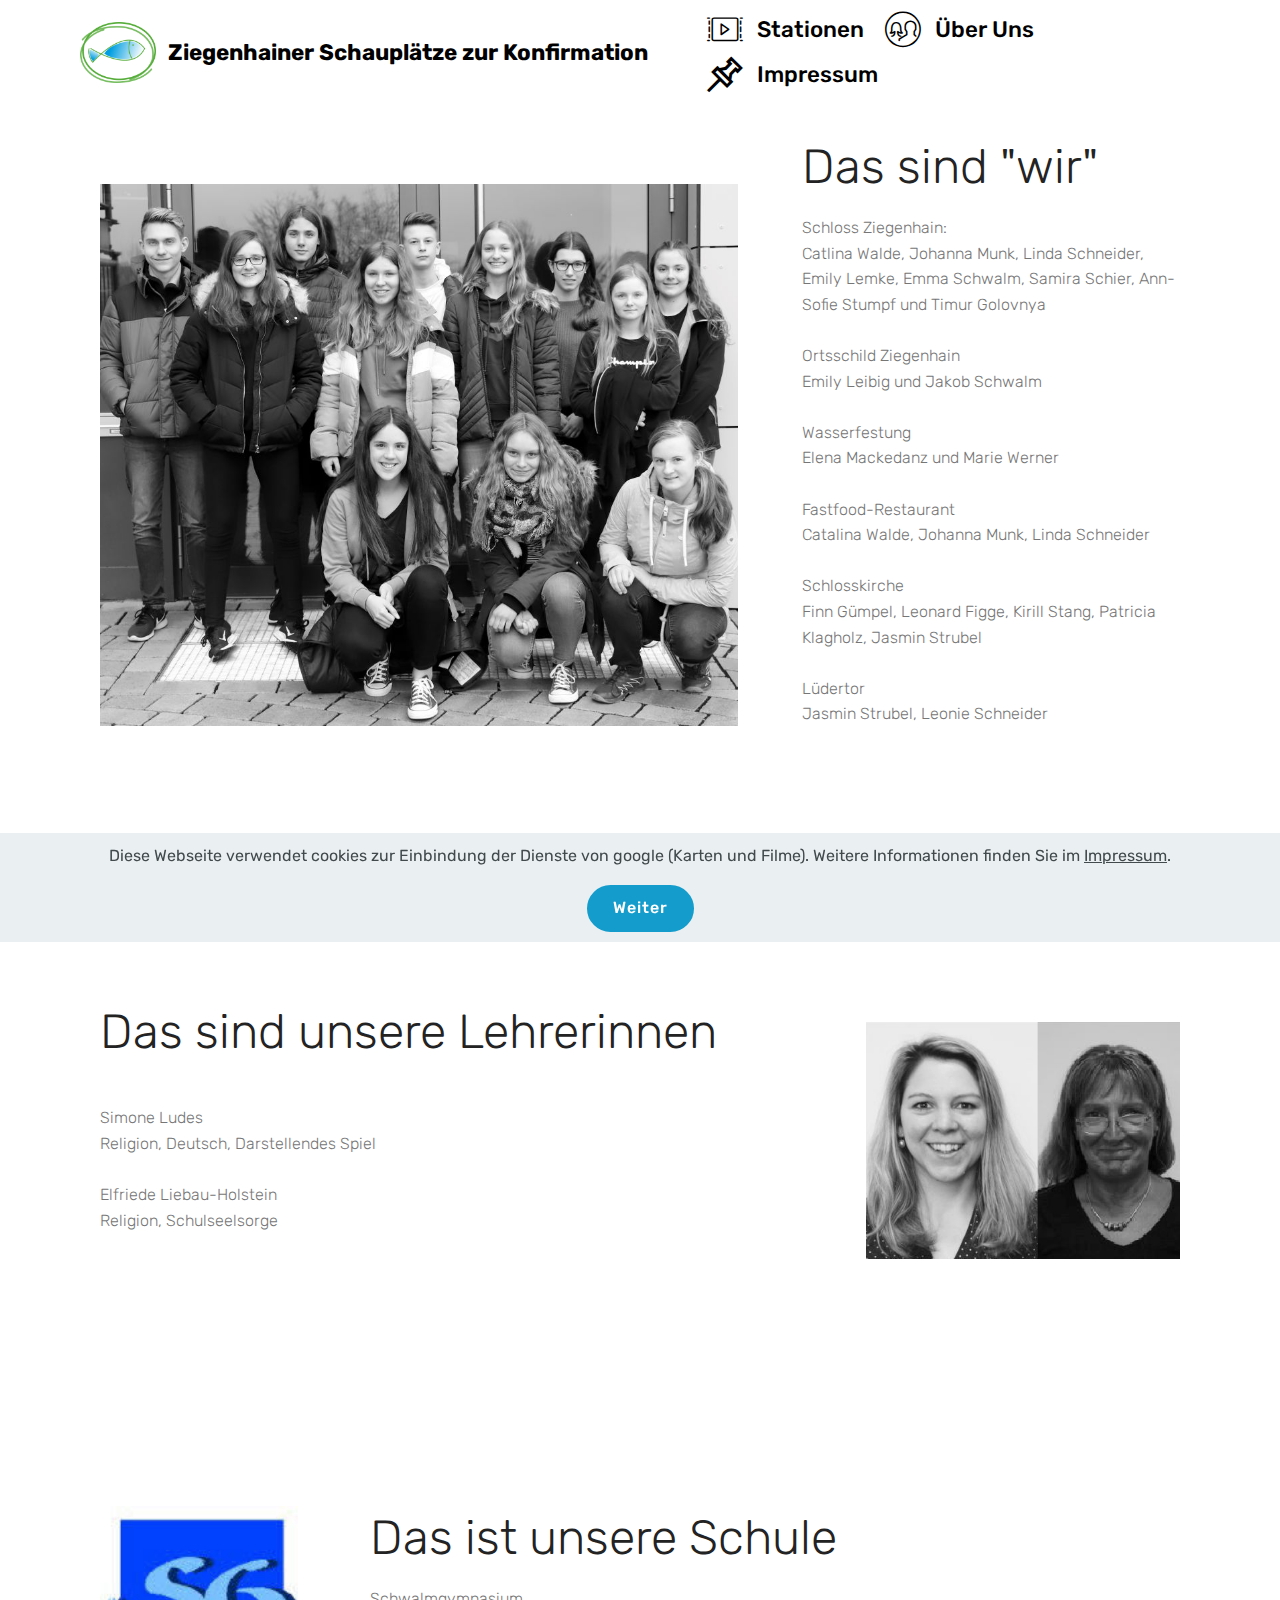
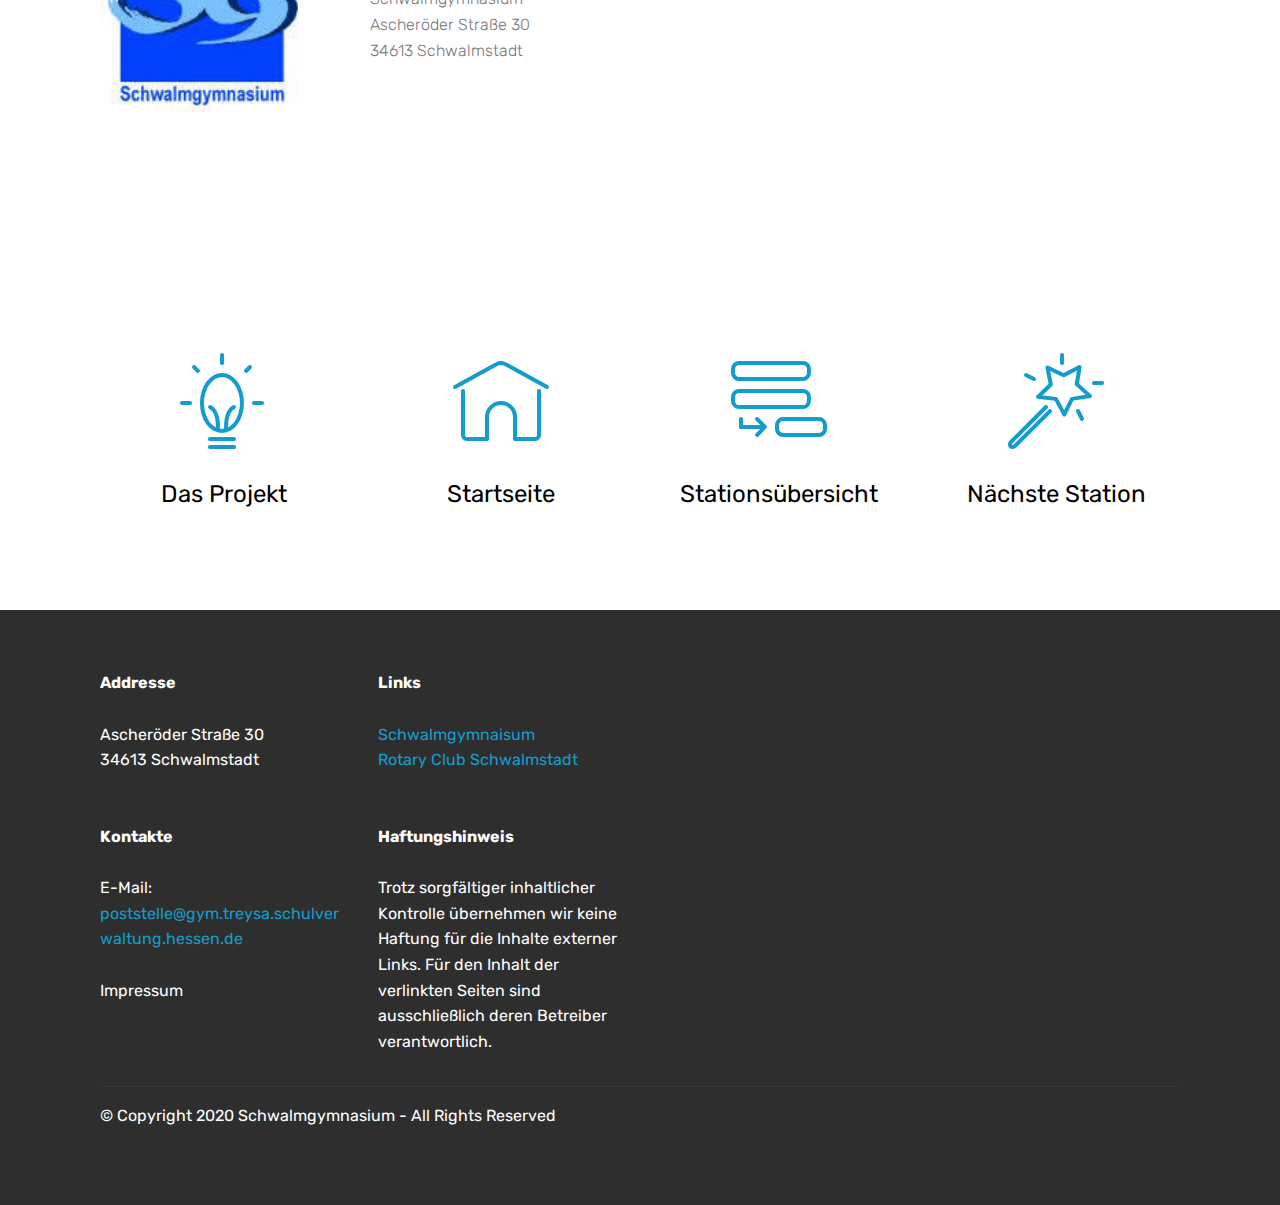
<file: ueber-uns.html>
<!DOCTYPE html>
<html  >
<head>
  <!-- Site made with Mobirise Website Builder v4.12.4, https://mobirise.com -->
  <meta charset="UTF-8">
  <meta http-equiv="X-UA-Compatible" content="IE=edge">
  <meta name="generator" content="Mobirise v4.12.4, mobirise.com">
  <meta name="viewport" content="width=device-width, initial-scale=1, minimum-scale=1">
  <link rel="shortcut icon" href="assets/images/mbr-122x98.png" type="image/x-icon">
  <meta name="description" content="Web Page Builder Description">
  
  
  <title>ueber-uns</title>
  <link rel="stylesheet" href="assets/web/assets/mobirise-icons2/mobirise2.css">
  <link rel="stylesheet" href="assets/web/assets/mobirise-icons/mobirise-icons.css">
  <link rel="stylesheet" href="assets/bootstrap/css/bootstrap.min.css">
  <link rel="stylesheet" href="assets/bootstrap/css/bootstrap-grid.min.css">
  <link rel="stylesheet" href="assets/bootstrap/css/bootstrap-reboot.min.css">
  <link rel="stylesheet" href="assets/socicon/css/styles.css">
  <link rel="stylesheet" href="assets/dropdown/css/style.css">
  <link rel="stylesheet" href="assets/tether/tether.min.css">
  <link rel="stylesheet" href="assets/theme/css/style.css">
  <link rel="preload" as="style" href="assets/mobirise/css/mbr-additional.css"><link rel="stylesheet" href="assets/mobirise/css/mbr-additional.css" type="text/css">
  
  
  
</head>
<body>
  <section class="menu cid-s3kwYdDzzu" once="menu" id="menu2-s">

    

    <nav class="navbar navbar-expand beta-menu navbar-dropdown align-items-center navbar-fixed-top navbar-toggleable-sm">
        <button class="navbar-toggler navbar-toggler-right" type="button" data-toggle="collapse" data-target="#navbarSupportedContent" aria-controls="navbarSupportedContent" aria-expanded="false" aria-label="Toggle navigation">
            <div class="hamburger">
                <span></span>
                <span></span>
                <span></span>
                <span></span>
            </div>
        </button>
        <div class="menu-logo">
            <div class="navbar-brand">
                <span class="navbar-logo">
                    <a href="index.html">
                        <img src="assets/images/mbr-122x98.png" alt="Ziegenhainer Konfirmation" title="" style="height: 3.8rem;">
                    </a>
                </span>
                <span class="navbar-caption-wrap"><a class="navbar-caption text-black display-4" href="index.html">
                        Ziegenhainer Schauplätze zur Konfirmation</a></span>
            </div>
        </div>
        <div class="collapse navbar-collapse" id="navbarSupportedContent">
            <ul class="navbar-nav nav-dropdown nav-right" data-app-modern-menu="true"><li class="nav-item">
                    <a class="nav-link link text-black display-4" href="page2.html"><span class="mbri-video-play mbr-iconfont mbr-iconfont-btn"></span>
                        Stationen</a>
                </li>
                <li class="nav-item">
                    <a class="nav-link link text-black display-4" href="ueber-uns.html"><span class="mbri-users mbr-iconfont mbr-iconfont-btn"></span>
                        Über Uns
                    </a>
                </li><li class="nav-item"><a class="nav-link link text-black display-4" href="Impressum.html"><span class="mobi-mbri mobi-mbri-pin mbr-iconfont mbr-iconfont-btn"></span>
                        Impressum</a></li></ul>
            
        </div>
    </nav>
</section>

<section class="engine"><a href="https://mobirise.info/c">web builder</a></section><section class="features11 cid-s3kGIjL9Qp" id="features11-v">

    

    

    <div class="container">   
        <div class="col-md-12">
            <div class="media-container-row">
                <div class="mbr-figure m-auto" style="width: 65%;">
                    <img src="assets/images/projektgruppe-konfirmation-952x808.jpg" alt="Projektgruppe" title="Foto der Projektgruppe">
                </div>
                <div class=" align-left aside-content">
                    <h2 class="mbr-title pt-2 mbr-fonts-style display-2">
                        Das sind "wir"</h2>
                    <div class="mbr-section-text">
                        <p class="mbr-text mb-5 pt-3 mbr-light mbr-fonts-style display-7">Schloss Ziegenhain: <br>Catlina Walde, Johanna Munk, Linda Schneider, Emily Lemke, Emma Schwalm, Samira Schier, Ann-Sofie Stumpf und Timur Golovnya<br><br>
Ortsschild Ziegenhain<br>Emily Leibig und Jakob Schwalm&nbsp;<br><br>
Wasserfestung<br>Elena Mackedanz und Marie Werner<br><br>Fastfood-Restaurant<br>Catalina Walde, Johanna Munk, Linda Schneider<br><br>Schlosskirche<br>Finn Gümpel, Leonard Figge, Kirill Stang, Patricia Klagholz, Jasmin Strubel<br><br>Lüdertor<br>Jasmin Strubel, Leonie Schneider</p>
                    </div>

                    
                </div>
            </div>
        </div> 
    </div>          
</section>

<section class="features11 cid-s3kKcdy9dV" id="features11-z">

    

    

    <div class="container">   
        <div class="col-md-12">
            <div class="media-container-row">
                <div class="mbr-figure m-auto" style="width: 35%;">
                    <img src="assets/images/teachies-410x310.png" alt="Projektgruppe" title="Foto der Projektgruppe">
                </div>
                <div class=" align-left aside-content">
                    <h2 class="mbr-title pt-2 mbr-fonts-style display-2">
                        Das sind unsere Lehrerinnen</h2>
                    <div class="mbr-section-text">
                        <p class="mbr-text mb-5 pt-3 mbr-light mbr-fonts-style display-7"><br>Simone Ludes
<br>Religion, Deutsch, Darstellendes Spiel<br><br>Elfriede Liebau-Holstein<br>Religion, Schulseelsorge<br></p>
                    </div>

                    
                </div>
            </div>
        </div> 
    </div>          
</section>

<section class="features11 cid-s3kM006axh" id="features11-10">

    

    

    <div class="container">   
        <div class="col-md-12">
            <div class="media-container-row">
                <div class="mbr-figure m-auto" style="width: 25%;">
                    <a href="https://schwalmgymnasium.de" target="_blank"><img src="assets/images/sglogo150-150x150.jpg" alt="Schwalmgymnasium" title="Link Schwalmgymnasium"></a>
                </div>
                <div class=" align-left aside-content">
                    <h2 class="mbr-title pt-2 mbr-fonts-style display-2">
                        Das ist unsere Schule</h2>
                    <div class="mbr-section-text">
                        <p class="mbr-text mb-5 pt-3 mbr-light mbr-fonts-style display-7">Schwalmgymnasium<br>Ascheröder Straße 30
<br>34613 Schwalmstadt<br></p>
                    </div>

                    
                </div>
            </div>
        </div> 
    </div>          
</section>

<section class="features1 cid-s3kGwbtWzm" id="features1-u">
    
    

    
    <div class="container">
        <div class="media-container-row">

            <div class="card p-3 col-12 col-md-6 col-lg-3">
                <div class="card-img pb-3">
                    <a href="projektinfos.html"><span class="mbr-iconfont mbri-idea"></span></a>
                </div>
                <div class="card-box">
                    <h4 class="card-title py-3 mbr-fonts-style display-5"><a href="projektinfos.html" class="text-black">Das Projekt</a></h4>
                    
                </div>
            </div>

            <div class="card p-3 col-12 col-md-6 col-lg-3">
                <div class="card-img pb-3">
                    <a href="index.html"><span class="mbr-iconfont mbri-home"></span></a>
                </div>
                <div class="card-box">
                    <h4 class="card-title py-3 mbr-fonts-style display-5">
                        <a href="index.html" class="text-black">Startseite</a></h4>
                    
                </div>
            </div>

            <div class="card p-3 col-12 col-md-6 col-lg-3">
                <div class="card-img pb-3">
                    <a href="page2.html"><span class="mbr-iconfont mbri-add-submenu"></span></a>
                </div>
                <div class="card-box">
                    <h4 class="card-title py-3 mbr-fonts-style display-5">
                        <a href="page2.html" class="text-black">Stationsübersicht</a></h4>
                    
                </div>
            </div>

            <div class="card p-3 col-12 col-md-6 col-lg-3">
                <div class="card-img pb-3">
                    <a href="weg.html"><span class="mbr-iconfont mbri-magic-stick"></span></a>
                </div>
                <div class="card-box">
                    <h4 class="card-title py-3 mbr-fonts-style display-5">
                        <a href="weg.html" class="text-black">Nächste Station</a></h4>
                    
                </div>
            </div>

        </div>

    </div>

</section>

<section class="cid-s3kGvgRL6b" id="footer2-t">

    

    

    <div class="container">
        <div class="media-container-row content mbr-white">
            <div class="col-12 col-md-3 mbr-fonts-style display-7">
                <p class="mbr-text">
                    <strong>Addresse</strong>
                    <br>
                    <br>Ascheröder Straße 30
<br>34613 Schwalmstadt<br>
                    <br>
                    <br><strong>Kontakte</strong>
                    <br>
                    <br>E-Mail:&nbsp;<br><a href="mailto:poststelle@gym.treysa.schulverwaltung.hessen.de">poststelle@gym.treysa.schulverwaltung.hessen.de</a><br><br><a href="Impressum.html" class="text-white">Impressum</a></p>
            </div>
            <div class="col-12 col-md-3 mbr-fonts-style display-7">
                <p class="mbr-text">
                    <strong>Links</strong>
                    <br>
                    <br><a href="www.schwalmgymnasium.de" target="_blank">Schwalmgymnaisum</a><br><a href="https://schwalmstadt.rotary.de" target="_blank">Rotary Club Schwalmstadt</a><br><br><br><strong>Haftungshinweis</strong>&nbsp;<br>
                    <br>Trotz sorgfältiger inhaltlicher Kontrolle übernehmen wir keine Haftung für die Inhalte externer Links. Für den Inhalt der verlinkten Seiten sind ausschließlich deren Betreiber verantwortlich.<br></p>
            </div>
            <div class="col-12 col-md-6">
                <div class="google-map"><iframe frameborder="0" style="border:0" src="https://www.google.com/maps/d/embed?mid=1mtP-04DRVykc_cVxY8oXA-gNEf2_NZy1" allowfullscreen=""></iframe></div>
            </div>
        </div>
        <div class="footer-lower">
            <div class="media-container-row">
                <div class="col-sm-12">
                    <hr>
                </div>
            </div>
            <div class="media-container-row mbr-white">
                <div class="col-sm-6 copyright">
                    <p class="mbr-text mbr-fonts-style display-7">
                        © Copyright 2020 Schwalmgymnasium - All Rights Reserved
                    </p>
                </div>
                <div class="col-md-6">
                    
                </div>
            </div>
        </div>
    </div>
</section>


  <script src="assets/web/assets/jquery/jquery.min.js"></script>
  <script src="assets/popper/popper.min.js"></script>
  <script src="assets/bootstrap/js/bootstrap.min.js"></script>
  <script src="assets/web/assets/cookies-alert-plugin/cookies-alert-core.js"></script>
  <script src="assets/web/assets/cookies-alert-plugin/cookies-alert-script.js"></script>
  <script src="assets/dropdown/js/nav-dropdown.js"></script>
  <script src="assets/dropdown/js/navbar-dropdown.js"></script>
  <script src="assets/touchswipe/jquery.touch-swipe.min.js"></script>
  <script src="assets/tether/tether.min.js"></script>
  <script src="assets/smoothscroll/smooth-scroll.js"></script>
  <script src="assets/theme/js/script.js"></script>
  
  
<input name="cookieData" type="hidden" data-cookie-customDialogSelector='null' data-cookie-colorText='#424a4d' data-cookie-colorBg='rgba(234, 239, 241, 0.99)' data-cookie-textButton='Weiter' data-cookie-colorButton='' data-cookie-colorLink='#424a4d' data-cookie-underlineLink='true' data-cookie-text="Diese Webseite verwendet cookies zur Einbindung der Dienste von google (Karten und Filme). Weitere Informationen finden Sie im <a href='impressum.html'>Impressum</a>.">
   <div id="scrollToTop" class="scrollToTop mbr-arrow-up"><a style="text-align: center;"><i class="mbr-arrow-up-icon mbr-arrow-up-icon-cm cm-icon cm-icon-smallarrow-up"></i></a></div>
  </body>
</html>
</file>
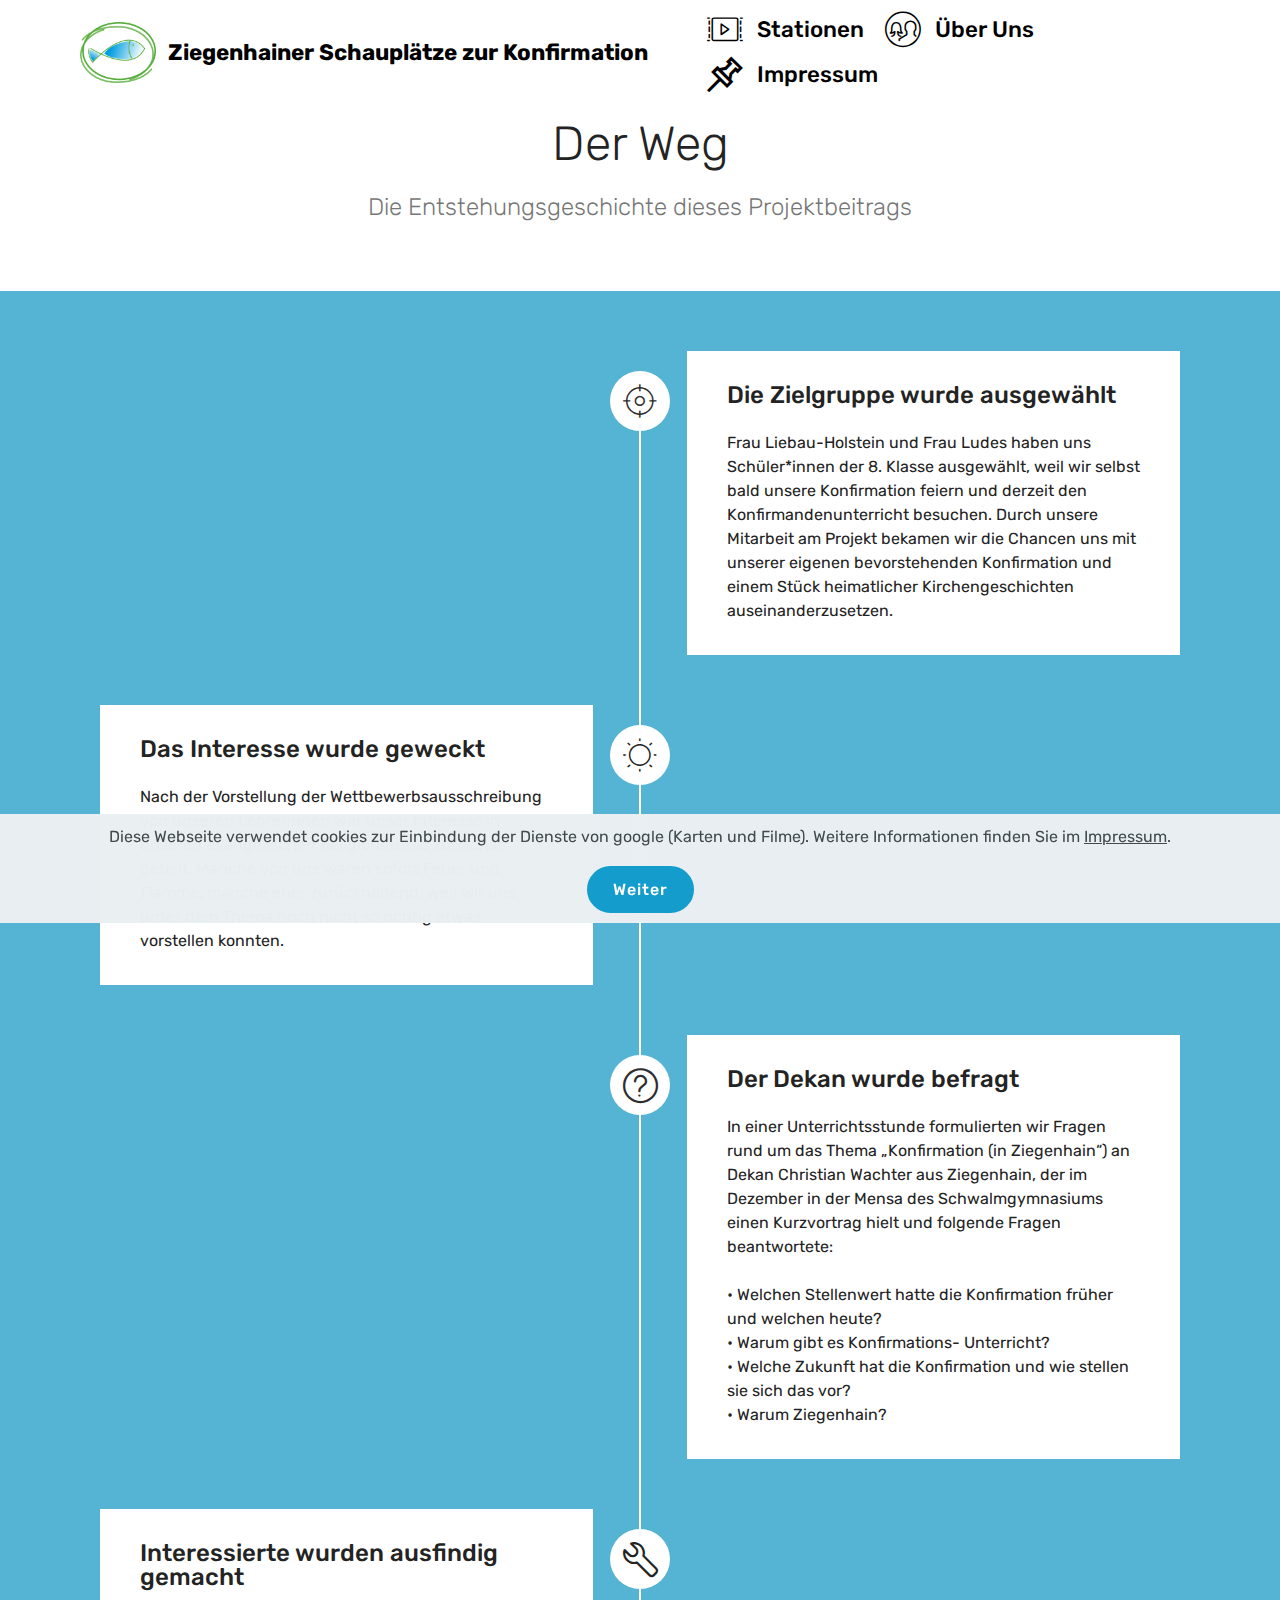
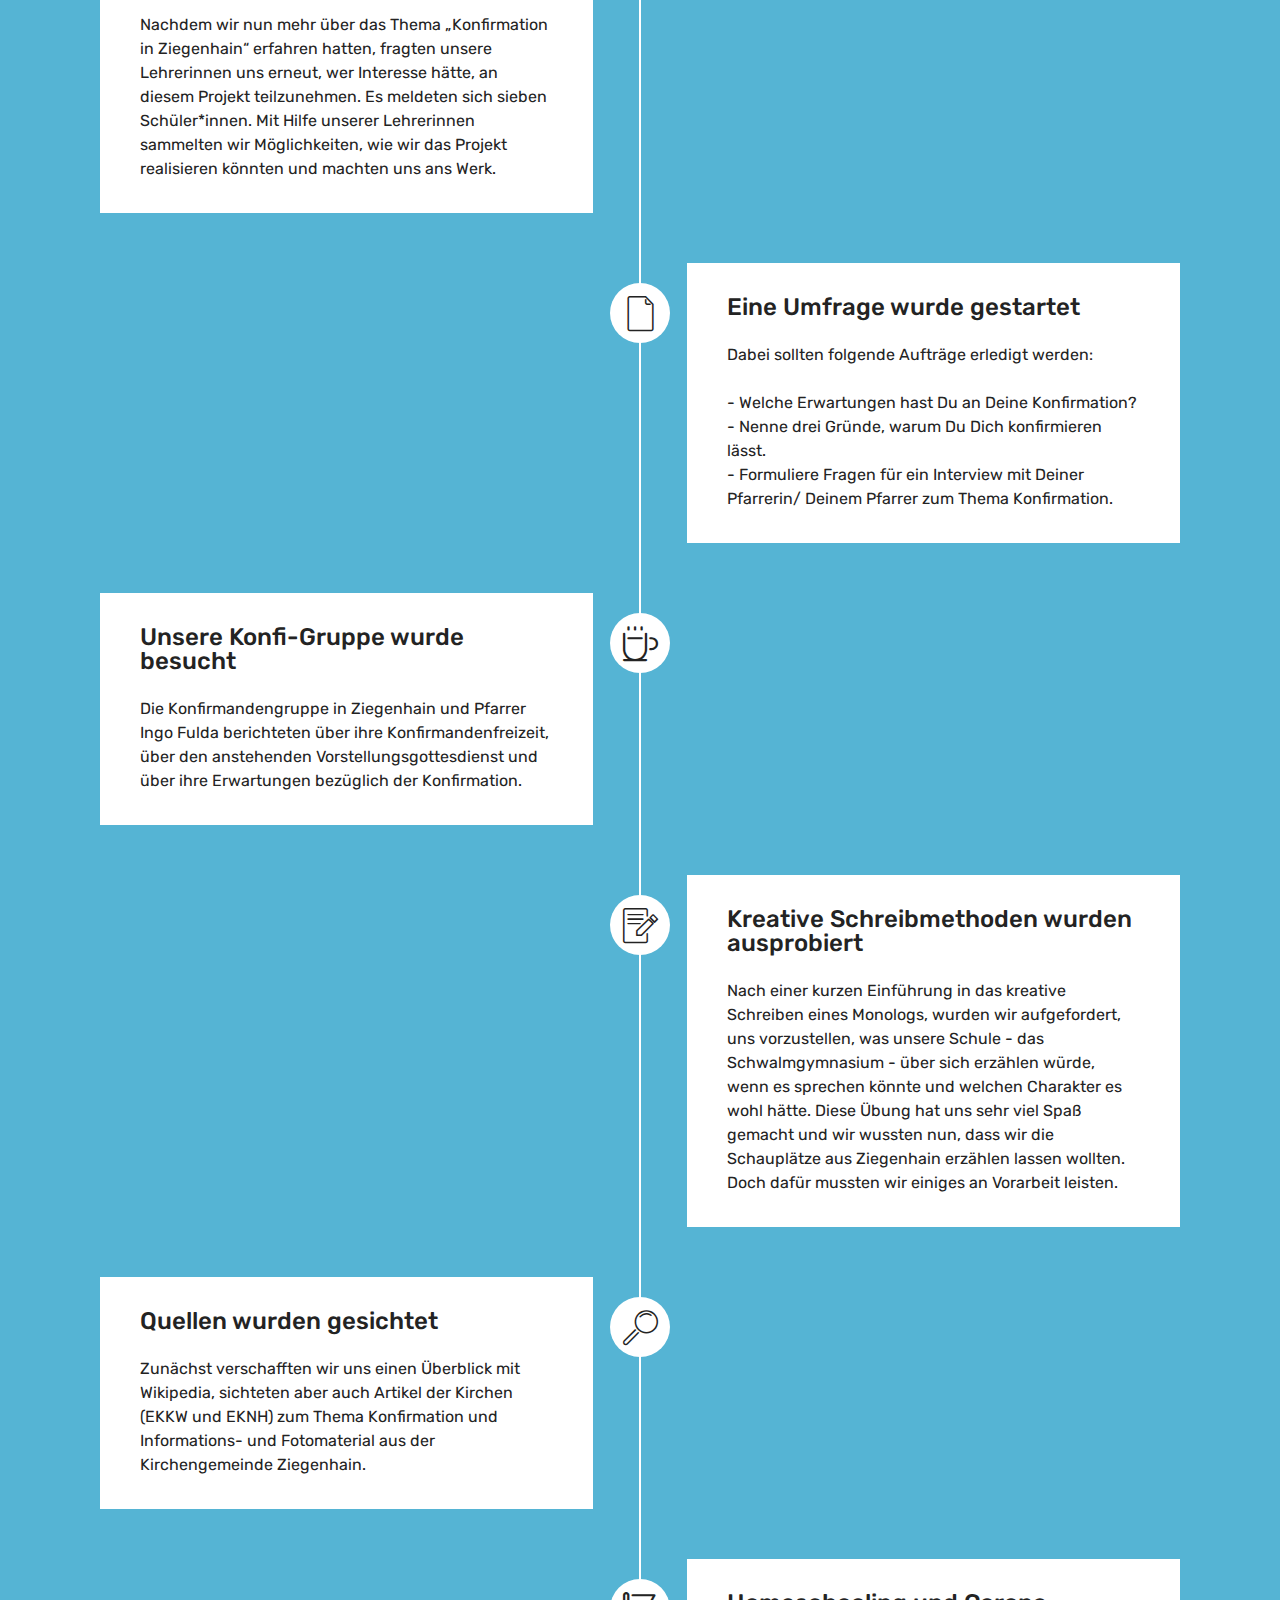
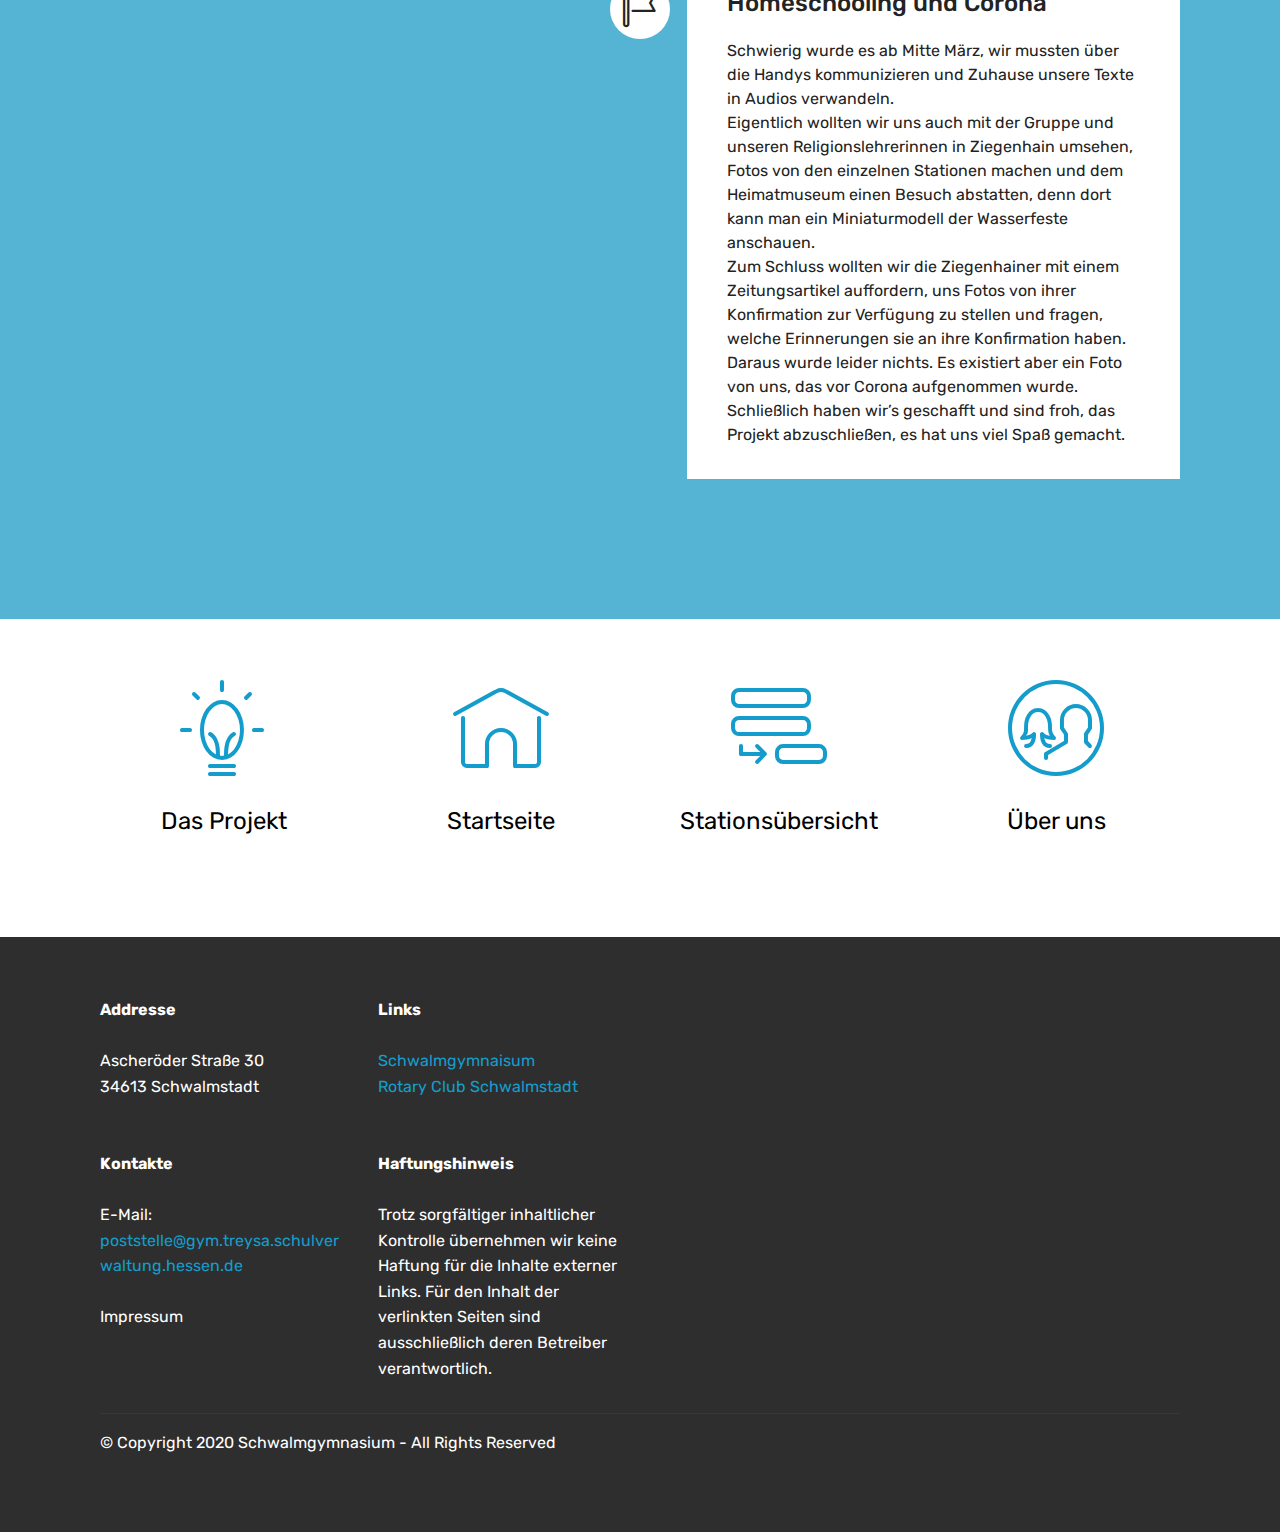
<file: weg.html>
<!DOCTYPE html>
<html  >
<head>
  <!-- Site made with Mobirise Website Builder v4.12.4, https://mobirise.com -->
  <meta charset="UTF-8">
  <meta http-equiv="X-UA-Compatible" content="IE=edge">
  <meta name="generator" content="Mobirise v4.12.4, mobirise.com">
  <meta name="viewport" content="width=device-width, initial-scale=1, minimum-scale=1">
  <link rel="shortcut icon" href="assets/images/mbr-122x98.png" type="image/x-icon">
  <meta name="description" content="Web Page Builder Description">
  
  
  <title>Der Weg</title>
  <link rel="stylesheet" href="assets/web/assets/mobirise-icons-bold/mobirise-icons-bold.css">
  <link rel="stylesheet" href="assets/web/assets/mobirise-icons/mobirise-icons.css">
  <link rel="stylesheet" href="assets/web/assets/mobirise-icons2/mobirise2.css">
  <link rel="stylesheet" href="assets/bootstrap/css/bootstrap.min.css">
  <link rel="stylesheet" href="assets/bootstrap/css/bootstrap-grid.min.css">
  <link rel="stylesheet" href="assets/bootstrap/css/bootstrap-reboot.min.css">
  <link rel="stylesheet" href="assets/dropdown/css/style.css">
  <link rel="stylesheet" href="assets/tether/tether.min.css">
  <link rel="stylesheet" href="assets/socicon/css/styles.css">
  <link rel="stylesheet" href="assets/theme/css/style.css">
  <link rel="preload" as="style" href="assets/mobirise/css/mbr-additional.css"><link rel="stylesheet" href="assets/mobirise/css/mbr-additional.css" type="text/css">
  
  
  
</head>
<body>
  <section class="menu cid-s3kwYdDzzu" once="menu" id="menu2-l">

    

    <nav class="navbar navbar-expand beta-menu navbar-dropdown align-items-center navbar-fixed-top navbar-toggleable-sm">
        <button class="navbar-toggler navbar-toggler-right" type="button" data-toggle="collapse" data-target="#navbarSupportedContent" aria-controls="navbarSupportedContent" aria-expanded="false" aria-label="Toggle navigation">
            <div class="hamburger">
                <span></span>
                <span></span>
                <span></span>
                <span></span>
            </div>
        </button>
        <div class="menu-logo">
            <div class="navbar-brand">
                <span class="navbar-logo">
                    <a href="index.html">
                        <img src="assets/images/mbr-122x98.png" alt="Ziegenhainer Konfirmation" title="" style="height: 3.8rem;">
                    </a>
                </span>
                <span class="navbar-caption-wrap"><a class="navbar-caption text-black display-4" href="index.html">
                        Ziegenhainer Schauplätze zur Konfirmation</a></span>
            </div>
        </div>
        <div class="collapse navbar-collapse" id="navbarSupportedContent">
            <ul class="navbar-nav nav-dropdown nav-right" data-app-modern-menu="true"><li class="nav-item">
                    <a class="nav-link link text-black display-4" href="page2.html"><span class="mbri-video-play mbr-iconfont mbr-iconfont-btn"></span>
                        Stationen</a>
                </li>
                <li class="nav-item">
                    <a class="nav-link link text-black display-4" href="ueber-uns.html"><span class="mbri-users mbr-iconfont mbr-iconfont-btn"></span>
                        Über Uns
                    </a>
                </li><li class="nav-item"><a class="nav-link link text-black display-4" href="Impressum.html"><span class="mobi-mbri mobi-mbri-pin mbr-iconfont mbr-iconfont-btn"></span>
                        Impressum</a></li></ul>
            
        </div>
    </nav>
</section>

<section class="engine"><a href="https://mobirise.info/o">free portfolio web templates</a></section><section class="mbr-section content4 cid-s3kxc8lNGZ" id="content4-n">

    

    <div class="container">
        <div class="media-container-row">
            <div class="title col-12 col-md-8">
                <h2 class="align-center pb-3 mbr-fonts-style display-2">
                    Der Weg</h2>
                <h3 class="mbr-section-subtitle align-center mbr-light mbr-fonts-style display-5">
                    Die Entstehungsgeschichte dieses Projektbeitrags</h3>
                
            </div>
        </div>
    </div>
</section>

<section class="timeline2 cid-s3kxTfduZv" id="timeline2-p">

    

    

    <div class="container align-center">
        
        

        <div class="container timelines-container" mbri-timelines="">
            <!--1-->
            <div class="row timeline-element reverse separline">
                <span class="iconsBackground">
                    <span class="mbr-iconfont mbri-target" style="color: rgb(46, 46, 46); fill: rgb(46, 46, 46);"></span>
                </span>          
                <div class="col-xs-12 col-md-6 align-left">
                    <div class="timeline-text-content">
                        <h4 class="mbr-timeline-title pb-3 mbr-fonts-style display-5">Die Zielgruppe wurde ausgewählt</h4>
                        <p class="mbr-timeline-text mbr-fonts-style display-7">
                            Frau Liebau-Holstein und Frau Ludes haben uns Schüler*innen der 8. Klasse ausgewählt, weil wir selbst bald unsere Konfirmation feiern und derzeit den Konfirmandenunterricht besuchen. Durch unsere Mitarbeit am Projekt bekamen wir die Chancen uns mit unserer eigenen bevorstehenden Konfirmation und einem Stück heimatlicher Kirchengeschichten auseinanderzusetzen. 
                        </p>
                     </div>
                </div>
            </div>
            <!--2-->
            <div class="row timeline-element  separline">
                <span class="iconsBackground">
                    <span class="mbr-iconfont mbri-sun"></span>
                </span>
                <div class="col-xs-12 col-md-6 align-left ">
                    <div class="timeline-text-content">
                        <h4 class="mbr-timeline-title pb-3 mbr-fonts-style display-5">Das Interesse wurde geweckt</h4>
                        <p class="mbr-timeline-text mbr-fonts-style display-7">
                            Nach der Vorstellung der Wettbewerbsausschreibung von unseren Lehrerinnen war unser Interesse in unseren evangelischen Religionskurse zunächst geteilt. Manche von uns waren sofort Feuer und Flamme, manche eher zurückhaltend, weil wir uns unter dem Thema noch nicht so richtig etwas vorstellen konnten. 
                        </p>
                    </div>
                </div>
            </div>
            <!--3-->
            <div class="row timeline-element reverse separline">
                <span class="iconsBackground">
                    <span class="mbr-iconfont mbrib-question" style="color: rgb(46, 46, 46); fill: rgb(46, 46, 46);"></span>
                </span>
                <div class="col-xs-12 col-md-6 align-left">
                    <div class="timeline-text-content">
                        <h4 class="mbr-timeline-title pb-3 mbr-fonts-style display-5">Der Dekan wurde befragt</h4>      
                        <p class="mbr-timeline-text mbr-fonts-style display-7">In einer Unterrichtsstunde formulierten wir Fragen rund um das Thema „Konfirmation (in Ziegenhain“) an Dekan Christian Wachter aus Ziegenhain, der im Dezember in der Mensa des Schwalmgymnasiums einen Kurzvortrag hielt und folgende Fragen beantwortete: <br>
<br>•	Welchen Stellenwert hatte die Konfirmation früher und welchen heute?&nbsp;<br>•	Warum gibt es Konfirmations- Unterricht?
<br>•	Welche Zukunft hat die Konfirmation und wie stellen sie sich das vor?&nbsp;<br>•	Warum Ziegenhain?
<br></p>
                    </div>
                </div>
            </div>
            <!--4-->
            <div class="row timeline-element  separline">
                <span class="iconsBackground">
                    <span class="mbr-iconfont mbrib-setting3"></span>
                </span>
                <div class="col-xs-12 col-md-6 align-left ">
                    <div class="timeline-text-content">
                        <h4 class="mbr-timeline-title pb-3 mbr-fonts-style display-5">Interessierte wurden ausfindig gemacht</h4>
                        <p class="mbr-timeline-text mbr-fonts-style display-7">
                            Nachdem wir nun mehr über das Thema „Konfirmation in Ziegenhain“ erfahren hatten, fragten unsere Lehrerinnen uns erneut, wer Interesse hätte, an diesem Projekt teilzunehmen. Es meldeten sich sieben Schüler*innen. Mit Hilfe unserer Lehrerinnen sammelten wir Möglichkeiten, wie wir das Projekt realisieren könnten und machten uns ans Werk. 
                        </p>
                    </div>
                </div>
            </div>
            <!--5-->
            <div class="row timeline-element reverse separline">
                <span class="iconsBackground">
                    <span class="mbri-new-file mbr-iconfont"></span>
                </span>
                <div class="col-xs-12 col-md-6 align-left">
                    <div class="timeline-text-content">
                        <h4 class="mbr-timeline-title pb-3 mbr-fonts-style display-5">Eine Umfrage wurde gestartet</h4>
                        <p class="mbr-timeline-text mbr-fonts-style display-7">Dabei sollten folgende Aufträge erledigt werden: 
<br>
<br>-	Welche Erwartungen hast Du an Deine Konfirmation? 
<br>-	Nenne drei Gründe, warum Du Dich konfirmieren lässt.
<br>-	Formuliere Fragen für ein Interview mit Deiner Pfarrerin/ Deinem Pfarrer zum Thema Konfirmation.&nbsp;<br></p>
                    </div>
                </div>
            </div>
            <!--6-->
            <div class="row timeline-element separline">
                <span class="iconsBackground">
                    <span class="mbr-iconfont mbrib-hot-cup"></span>
                </span>
                <div class="col-xs-12 col-md-6 align-left ">
                    <div class="timeline-text-content">
                        <h4 class="mbr-timeline-title pb-3 mbr-fonts-style display-5">Unsere Konfi-Gruppe wurde besucht</h4>
                        <p class="mbr-timeline-text mbr-fonts-style display-7">
                            Die Konfirmandengruppe in Ziegenhain und Pfarrer Ingo Fulda berichteten über ihre Konfirmandenfreizeit, über den anstehenden Vorstellungsgottesdienst und über ihre Erwartungen bezüglich der Konfirmation.
                        </p>
                    </div>
                </div>
            </div>
            <!--7-->
            <div class="row timeline-element reverse separline">
                <span class="iconsBackground">
                    <span class="mbr-iconfont mbri-edit"></span>
                </span>
                <div class="col-xs-12 col-md-6 align-left">
                    <div class="timeline-text-content">
                        <h4 class="mbr-timeline-title pb-3 mbr-fonts-style display-5">Kreative Schreibmethoden wurden ausprobiert</h4>
                        <p class="mbr-timeline-text mbr-fonts-style display-7">
                            Nach einer kurzen Einführung in das kreative Schreiben eines Monologs, wurden wir aufgefordert, uns vorzustellen, was unsere Schule - das Schwalmgymnasium - über sich erzählen würde, wenn es sprechen könnte und welchen Charakter es wohl hätte. Diese Übung hat uns sehr viel Spaß gemacht und wir wussten nun, dass wir die Schauplätze aus Ziegenhain erzählen lassen wollten. Doch dafür mussten wir einiges an Vorarbeit leisten.
                        </p>
                    </div>
                </div>
            </div>
            <!--8-->
            <div class="row timeline-element separline">
                <span class="iconsBackground">
                    <span class="mbr-iconfont mbri-search"></span>
                </span>
                <div class="col-xs-12 col-md-6 align-left ">
                    <div class="timeline-text-content">
                        <h4 class="mbr-timeline-title pb-3 mbr-fonts-style display-5">Quellen wurden gesichtet</h4>
                        <p class="mbr-timeline-text mbr-fonts-style display-7">Zunächst verschafften wir uns einen Überblick mit Wikipedia, sichteten aber auch Artikel der Kirchen (EKKW und EKNH) zum Thema Konfirmation und Informations- und Fotomaterial aus der Kirchengemeinde Ziegenhain. 
                        </p>
                    </div>
                </div>
            </div>
            <!--9-->
            <div class="row timeline-element reverse">
                <span class="iconsBackground">
                    <span class="mbr-iconfont mbrib-flag"></span>
                </span>
                <div class="col-xs-12 col-md-6 align-left">
                    <div class="timeline-text-content">
                        <h4 class="mbr-timeline-title pb-3 mbr-fonts-style display-5">Homeschooling und Corona</h4>
                        <p class="mbr-timeline-text mbr-fonts-style display-7">
                            Schwierig wurde es ab Mitte März, wir mussten über die Handys kommunizieren und Zuhause unsere Texte in Audios verwandeln.<br> Eigentlich wollten wir uns auch mit der Gruppe und unseren Religionslehrerinnen in Ziegenhain umsehen, Fotos von den einzelnen Stationen machen und dem Heimatmuseum einen Besuch abstatten, denn dort kann man ein Miniaturmodell der Wasserfeste anschauen. <br>Zum Schluss wollten wir die Ziegenhainer mit einem Zeitungsartikel auffordern, uns Fotos von ihrer Konfirmation zur Verfügung zu stellen und fragen, welche Erinnerungen sie an ihre Konfirmation haben. Daraus wurde leider nichts. Es existiert aber ein Foto von uns, das vor Corona aufgenommen wurde. Schließlich haben wir’s geschafft und sind froh, das Projekt abzuschließen, es hat uns viel Spaß gemacht.
                        </p>
                    </div>
                </div>
            </div>
            <!--10-->
            
            <!--11-->
            
            <!--12-->
            
        </div>
    </div>
</section>

<section class="features1 cid-s3kCsVw6Jc" id="features1-r">
    
    

    
    <div class="container">
        <div class="media-container-row">

            <div class="card p-3 col-12 col-md-6 col-lg-3">
                <div class="card-img pb-3">
                    <a href="projektinfos.html"><span class="mbr-iconfont mbri-idea"></span></a>
                </div>
                <div class="card-box">
                    <h4 class="card-title py-3 mbr-fonts-style display-5"><a href="projektinfos.html" class="text-black">Das Projekt</a></h4>
                    
                </div>
            </div>

            <div class="card p-3 col-12 col-md-6 col-lg-3">
                <div class="card-img pb-3">
                    <a href="index.html"><span class="mbr-iconfont mbri-home"></span></a>
                </div>
                <div class="card-box">
                    <h4 class="card-title py-3 mbr-fonts-style display-5">
                        <a href="index.html" class="text-black">Startseite</a></h4>
                    
                </div>
            </div>

            <div class="card p-3 col-12 col-md-6 col-lg-3">
                <div class="card-img pb-3">
                    <a href="page2.html"><span class="mbr-iconfont mbri-add-submenu"></span></a>
                </div>
                <div class="card-box">
                    <h4 class="card-title py-3 mbr-fonts-style display-5">
                        <a href="page2.html" class="text-black">Stationsübersicht</a></h4>
                    
                </div>
            </div>

            <div class="card p-3 col-12 col-md-6 col-lg-3">
                <div class="card-img pb-3">
                    <a href="ueber-uns.html"><span class="mbr-iconfont mbri-users"></span></a>
                </div>
                <div class="card-box">
                    <h4 class="card-title py-3 mbr-fonts-style display-5">
                        <a href="ueber-uns.html" class="text-black">Über uns</a></h4>
                    
                </div>
            </div>

        </div>

    </div>

</section>

<section class="cid-s3kx9wlC9g" id="footer2-m">

    

    

    <div class="container">
        <div class="media-container-row content mbr-white">
            <div class="col-12 col-md-3 mbr-fonts-style display-7">
                <p class="mbr-text">
                    <strong>Addresse</strong>
                    <br>
                    <br>Ascheröder Straße 30
<br>34613 Schwalmstadt<br>
                    <br>
                    <br><strong>Kontakte</strong>
                    <br>
                    <br>E-Mail:&nbsp;<br><a href="mailto:poststelle@gym.treysa.schulverwaltung.hessen.de">poststelle@gym.treysa.schulverwaltung.hessen.de</a><br><br><a href="Impressum.html" class="text-white">Impressum</a></p>
            </div>
            <div class="col-12 col-md-3 mbr-fonts-style display-7">
                <p class="mbr-text">
                    <strong>Links</strong>
                    <br>
                    <br><a href="www.schwalmgymnasium.de" target="_blank">Schwalmgymnaisum</a><br><a href="https://schwalmstadt.rotary.de" target="_blank">Rotary Club Schwalmstadt</a><br><br><br><strong>Haftungshinweis</strong>&nbsp;<br>
                    <br>Trotz sorgfältiger inhaltlicher Kontrolle übernehmen wir keine Haftung für die Inhalte externer Links. Für den Inhalt der verlinkten Seiten sind ausschließlich deren Betreiber verantwortlich.<br></p>
            </div>
            <div class="col-12 col-md-6">
                <div class="google-map"><iframe frameborder="0" style="border:0" src="https://www.google.com/maps/d/embed?mid=1mtP-04DRVykc_cVxY8oXA-gNEf2_NZy1" allowfullscreen=""></iframe></div>
            </div>
        </div>
        <div class="footer-lower">
            <div class="media-container-row">
                <div class="col-sm-12">
                    <hr>
                </div>
            </div>
            <div class="media-container-row mbr-white">
                <div class="col-sm-6 copyright">
                    <p class="mbr-text mbr-fonts-style display-7">
                        © Copyright 2020 Schwalmgymnasium - All Rights Reserved
                    </p>
                </div>
                <div class="col-md-6">
                    
                </div>
            </div>
        </div>
    </div>
</section>


  <script src="assets/web/assets/jquery/jquery.min.js"></script>
  <script src="assets/popper/popper.min.js"></script>
  <script src="assets/bootstrap/js/bootstrap.min.js"></script>
  <script src="assets/web/assets/cookies-alert-plugin/cookies-alert-core.js"></script>
  <script src="assets/web/assets/cookies-alert-plugin/cookies-alert-script.js"></script>
  <script src="assets/dropdown/js/nav-dropdown.js"></script>
  <script src="assets/dropdown/js/navbar-dropdown.js"></script>
  <script src="assets/touchswipe/jquery.touch-swipe.min.js"></script>
  <script src="assets/tether/tether.min.js"></script>
  <script src="assets/smoothscroll/smooth-scroll.js"></script>
  <script src="assets/theme/js/script.js"></script>
  
  
<input name="cookieData" type="hidden" data-cookie-customDialogSelector='null' data-cookie-colorText='#424a4d' data-cookie-colorBg='rgba(234, 239, 241, 0.99)' data-cookie-textButton='Weiter' data-cookie-colorButton='' data-cookie-colorLink='#424a4d' data-cookie-underlineLink='true' data-cookie-text="Diese Webseite verwendet cookies zur Einbindung der Dienste von google (Karten und Filme). Weitere Informationen finden Sie im <a href='impressum.html'>Impressum</a>.">
   <div id="scrollToTop" class="scrollToTop mbr-arrow-up"><a style="text-align: center;"><i class="mbr-arrow-up-icon mbr-arrow-up-icon-cm cm-icon cm-icon-smallarrow-up"></i></a></div>
  </body>
</html>
</file>
<file: assets/web/assets/mobirise-icons2/mobirise2.css>
@font-face {
  font-family: 'Moririse2';
  font-display: swap;
  src:  url('mobirise2.eot?f2bix4');
  src:  url('mobirise2.eot?f2bix4#iefix') format('embedded-opentype'),
    url('mobirise2.ttf?f2bix4') format('truetype'),
    url('mobirise2.woff?f2bix4') format('woff'),
    url('mobirise2.svg?f2bix4#mobirise2') format('svg');
  font-weight: normal;
  font-style: normal;
}

[class^="mobi-"], [class*=" mobi-"] {
  /* use !important to prevent issues with browser extensions that change fonts */
  font-family: 'Moririse2' !important;
  speak: none;
  font-style: normal;
  font-weight: normal;
  font-variant: normal;
  text-transform: none;
  line-height: 1;

  /* Better Font Rendering =========== */
  -webkit-font-smoothing: antialiased;
  -moz-osx-font-smoothing: grayscale;
}

.mobi-mbri-add-submenu:before {
  content: "\e900";
}
.mobi-mbri-alert:before {
  content: "\e901";
}
.mobi-mbri-align-center:before {
  content: "\e902";
}
.mobi-mbri-align-justify:before {
  content: "\e903";
}
.mobi-mbri-align-left:before {
  content: "\e904";
}
.mobi-mbri-align-right:before {
  content: "\e905";
}
.mobi-mbri-android:before {
  content: "\e906";
}
.mobi-mbri-apple:before {
  content: "\e907";
}
.mobi-mbri-arrow-down:before {
  content: "\e908";
}
.mobi-mbri-arrow-next:before {
  content: "\e909";
}
.mobi-mbri-arrow-prev:before {
  content: "\e90a";
}
.mobi-mbri-arrow-up:before {
  content: "\e90b";
}
.mobi-mbri-bold:before {
  content: "\e90c";
}
.mobi-mbri-bookmark:before {
  content: "\e90d";
}
.mobi-mbri-bootstrap:before {
  content: "\e90e";
}
.mobi-mbri-briefcase:before {
  content: "\e90f";
}
.mobi-mbri-browse:before {
  content: "\e910";
}
.mobi-mbri-bulleted-list:before {
  content: "\e911";
}
.mobi-mbri-calendar:before {
  content: "\e912";
}
.mobi-mbri-camera:before {
  content: "\e913";
}
.mobi-mbri-cart-add:before {
  content: "\e914";
}
.mobi-mbri-cart-full:before {
  content: "\e915";
}
.mobi-mbri-cash:before {
  content: "\e916";
}
.mobi-mbri-change-style:before {
  content: "\e917";
}
.mobi-mbri-chat:before {
  content: "\e918";
}
.mobi-mbri-clock:before {
  content: "\e919";
}
.mobi-mbri-close:before {
  content: "\e91a";
}
.mobi-mbri-cloud:before {
  content: "\e91b";
}
.mobi-mbri-code:before {
  content: "\e91c";
}
.mobi-mbri-contact-form:before {
  content: "\e91d";
}
.mobi-mbri-credit-card:before {
  content: "\e91e";
}
.mobi-mbri-cursor-click:before {
  content: "\e91f";
}
.mobi-mbri-cust-feedback:before {
  content: "\e920";
}
.mobi-mbri-database:before {
  content: "\e921";
}
.mobi-mbri-delivery:before {
  content: "\e922";
}
.mobi-mbri-desktop:before {
  content: "\e923";
}
.mobi-mbri-devices:before {
  content: "\e924";
}
.mobi-mbri-down:before {
  content: "\e925";
}
.mobi-mbri-download-2:before {
  content: "\e926";
}
.mobi-mbri-download:before {
  content: "\e927";
}
.mobi-mbri-drag-n-drop-2:before {
  content: "\e928";
}
.mobi-mbri-drag-n-drop:before {
  content: "\e929";
}
.mobi-mbri-edit-2:before {
  content: "\e92a";
}
.mobi-mbri-edit:before {
  content: "\e92b";
}
.mobi-mbri-error:before {
  content: "\e92c";
}
.mobi-mbri-extension:before {
  content: "\e92d";
}
.mobi-mbri-features:before {
  content: "\e92e";
}
.mobi-mbri-file:before {
  content: "\e92f";
}
.mobi-mbri-flag:before {
  content: "\e930";
}
.mobi-mbri-folder:before {
  content: "\e931";
}
.mobi-mbri-gift:before {
  content: "\e932";
}
.mobi-mbri-github:before {
  content: "\e933";
}
.mobi-mbri-globe-2:before {
  content: "\e934";
}
.mobi-mbri-globe:before {
  content: "\e935";
}
.mobi-mbri-growing-chart:before {
  content: "\e936";
}
.mobi-mbri-hearth:before {
  content: "\e937";
}
.mobi-mbri-help:before {
  content: "\e938";
}
.mobi-mbri-home:before {
  content: "\e939";
}
.mobi-mbri-hot-cup:before {
  content: "\e93a";
}
.mobi-mbri-idea:before {
  content: "\e93b";
}
.mobi-mbri-image-gallery:before {
  content: "\e93c";
}
.mobi-mbri-image-slider:before {
  content: "\e93d";
}
.mobi-mbri-info:before {
  content: "\e93e";
}
.mobi-mbri-italic:before {
  content: "\e93f";
}
.mobi-mbri-key:before {
  content: "\e940";
}
.mobi-mbri-laptop:before {
  content: "\e941";
}
.mobi-mbri-layers:before {
  content: "\e942";
}
.mobi-mbri-left-right:before {
  content: "\e943";
}
.mobi-mbri-left:before {
  content: "\e944";
}
.mobi-mbri-letter:before {
  content: "\e945";
}
.mobi-mbri-like:before {
  content: "\e946";
}
.mobi-mbri-link:before {
  content: "\e947";
}
.mobi-mbri-lock:before {
  content: "\e948";
}
.mobi-mbri-login:before {
  content: "\e949";
}
.mobi-mbri-logout:before {
  content: "\e94a";
}
.mobi-mbri-magic-stick:before {
  content: "\e94b";
}
.mobi-mbri-map-pin:before {
  content: "\e94c";
}
.mobi-mbri-menu:before {
  content: "\e94d";
}
.mobi-mbri-mobile-2:before {
  content: "\e94e";
}
.mobi-mbri-mobile-horizontal:before {
  content: "\e94f";
}
.mobi-mbri-mobile:before {
  content: "\e950";
}
.mobi-mbri-mobirise:before {
  content: "\e951";
}
.mobi-mbri-more-horizontal:before {
  content: "\e952";
}
.mobi-mbri-more-vertical:before {
  content: "\e953";
}
.mobi-mbri-music:before {
  content: "\e954";
}
.mobi-mbri-new-file:before {
  content: "\e955";
}
.mobi-mbri-numbered-list:before {
  content: "\e956";
}
.mobi-mbri-opened-folder:before {
  content: "\e957";
}
.mobi-mbri-pages:before {
  content: "\e958";
}
.mobi-mbri-paper-plane:before {
  content: "\e959";
}
.mobi-mbri-paperclip:before {
  content: "\e95a";
}
.mobi-mbri-phone:before {
  content: "\e95b";
}
.mobi-mbri-photo:before {
  content: "\e95c";
}
.mobi-mbri-photos:before {
  content: "\e95d";
}
.mobi-mbri-pin:before {
  content: "\e95e";
}
.mobi-mbri-play:before {
  content: "\e95f";
}
.mobi-mbri-plus:before {
  content: "\e960";
}
.mobi-mbri-preview:before {
  content: "\e961";
}
.mobi-mbri-print:before {
  content: "\e962";
}
.mobi-mbri-protect:before {
  content: "\e963";
}
.mobi-mbri-question:before {
  content: "\e964";
}
.mobi-mbri-quote-left:before {
  content: "\e965";
}
.mobi-mbri-quote-right:before {
  content: "\e966";
}
.mobi-mbri-redo:before {
  content: "\e967";
}
.mobi-mbri-refresh:before {
  content: "\e968";
}
.mobi-mbri-responsive-2:before {
  content: "\e969";
}
.mobi-mbri-responsive:before {
  content: "\e96a";
}
.mobi-mbri-right:before {
  content: "\e96b";
}
.mobi-mbri-rocket:before {
  content: "\e96c";
}
.mobi-mbri-sad-face:before {
  content: "\e96d";
}
.mobi-mbri-sale:before {
  content: "\e96e";
}
.mobi-mbri-save:before {
  content: "\e96f";
}
.mobi-mbri-search:before {
  content: "\e970";
}
.mobi-mbri-setting-2:before {
  content: "\e971";
}
.mobi-mbri-setting-3:before {
  content: "\e972";
}
.mobi-mbri-setting:before {
  content: "\e973";
}
.mobi-mbri-share:before {
  content: "\e974";
}
.mobi-mbri-shopping-bag:before {
  content: "\e975";
}
.mobi-mbri-shopping-basket:before {
  content: "\e976";
}
.mobi-mbri-shopping-cart:before {
  content: "\e977";
}
.mobi-mbri-sites:before {
  content: "\e978";
}
.mobi-mbri-smile-face:before {
  content: "\e979";
}
.mobi-mbri-speed:before {
  content: "\e97a";
}
.mobi-mbri-star:before {
  content: "\e97b";
}
.mobi-mbri-success:before {
  content: "\e97c";
}
.mobi-mbri-sun:before {
  content: "\e97d";
}
.mobi-mbri-sun2:before {
  content: "\e97e";
}
.mobi-mbri-tablet-vertical:before {
  content: "\e97f";
}
.mobi-mbri-tablet:before {
  content: "\e980";
}
.mobi-mbri-target:before {
  content: "\e981";
}
.mobi-mbri-timer:before {
  content: "\e982";
}
.mobi-mbri-to-ftp:before {
  content: "\e983";
}
.mobi-mbri-to-local-drive:before {
  content: "\e984";
}
.mobi-mbri-touch-swipe:before {
  content: "\e985";
}
.mobi-mbri-touch:before {
  content: "\e986";
}
.mobi-mbri-trash:before {
  content: "\e987";
}
.mobi-mbri-underline:before {
  content: "\e988";
}
.mobi-mbri-undo:before {
  content: "\e989";
}
.mobi-mbri-unlink:before {
  content: "\e98a";
}
.mobi-mbri-unlock:before {
  content: "\e98b";
}
.mobi-mbri-up-down:before {
  content: "\e98c";
}
.mobi-mbri-up:before {
  content: "\e98d";
}
.mobi-mbri-update:before {
  content: "\e98e";
}
.mobi-mbri-upload-2:before {
  content: "\e98f";
}
.mobi-mbri-upload:before {
  content: "\e990";
}
.mobi-mbri-user-2:before {
  content: "\e991";
}
.mobi-mbri-user:before {
  content: "\e992";
}
.mobi-mbri-users:before {
  content: "\e993";
}
.mobi-mbri-video-play:before {
  content: "\e994";
}
.mobi-mbri-video:before {
  content: "\e995";
}
.mobi-mbri-watch:before {
  content: "\e996";
}
.mobi-mbri-website-theme-2:before {
  content: "\e997";
}
.mobi-mbri-website-theme:before {
  content: "\e998";
}
.mobi-mbri-wifi:before {
  content: "\e999";
}
.mobi-mbri-windows:before {
  content: "\e99a";
}
.mobi-mbri-zoom-in:before {
  content: "\e99b";
}
.mobi-mbri-zoom-out:before {
  content: "\e99c";
}
</file>
<file: assets/web/assets/mobirise-icons/mobirise-icons.css>
@font-face {
  font-family: 'MobiriseIcons';
  src:  url('mobirise-icons.eot?spat4u');
  src:  url('mobirise-icons.eot?spat4u#iefix') format('embedded-opentype'),
    url('mobirise-icons.ttf?spat4u') format('truetype'),
    url('mobirise-icons.woff?spat4u') format('woff'),
    url('mobirise-icons.svg?spat4u#MobiriseIcons') format('svg');
  font-weight: normal;
  font-style: normal;
  font-display: swap;
}

[class^="mbri-"], [class*=" mbri-"] {
  /* use !important to prevent issues with browser extensions that change fonts */
  font-family: MobiriseIcons !important;
  speak: none;
  font-style: normal;
  font-weight: normal;
  font-variant: normal;
  text-transform: none;
  line-height: 1;

  /* Better Font Rendering =========== */
  -webkit-font-smoothing: antialiased;
  -moz-osx-font-smoothing: grayscale;
}

.mbri-add-submenu:before {
  content: "\e900";
}
.mbri-alert:before {
  content: "\e901";
}
.mbri-align-center:before {
  content: "\e902";
}
.mbri-align-justify:before {
  content: "\e903";
}
.mbri-align-left:before {
  content: "\e904";
}
.mbri-align-right:before {
  content: "\e905";
}
.mbri-android:before {
  content: "\e906";
}
.mbri-apple:before {
  content: "\e907";
}
.mbri-arrow-down:before {
  content: "\e908";
}
.mbri-arrow-next:before {
  content: "\e909";
}
.mbri-arrow-prev:before {
  content: "\e90a";
}
.mbri-arrow-up:before {
  content: "\e90b";
}
.mbri-bold:before {
  content: "\e90c";
}
.mbri-bookmark:before {
  content: "\e90d";
}
.mbri-bootstrap:before {
  content: "\e90e";
}
.mbri-briefcase:before {
  content: "\e90f";
}
.mbri-browse:before {
  content: "\e910";
}
.mbri-bulleted-list:before {
  content: "\e911";
}
.mbri-calendar:before {
  content: "\e912";
}
.mbri-camera:before {
  content: "\e913";
}
.mbri-cart-add:before {
  content: "\e914";
}
.mbri-cart-full:before {
  content: "\e915";
}
.mbri-cash:before {
  content: "\e916";
}
.mbri-change-style:before {
  content: "\e917";
}
.mbri-chat:before {
  content: "\e918";
}
.mbri-clock:before {
  content: "\e919";
}
.mbri-close:before {
  content: "\e91a";
}
.mbri-cloud:before {
  content: "\e91b";
}
.mbri-code:before {
  content: "\e91c";
}
.mbri-contact-form:before {
  content: "\e91d";
}
.mbri-credit-card:before {
  content: "\e91e";
}
.mbri-cursor-click:before {
  content: "\e91f";
}
.mbri-cust-feedback:before {
  content: "\e920";
}
.mbri-database:before {
  content: "\e921";
}
.mbri-delivery:before {
  content: "\e922";
}
.mbri-desktop:before {
  content: "\e923";
}
.mbri-devices:before {
  content: "\e924";
}
.mbri-down:before {
  content: "\e925";
}
.mbri-download:before {
  content: "\e989";
}
.mbri-drag-n-drop:before {
  content: "\e927";
}
.mbri-drag-n-drop2:before {
  content: "\e928";
}
.mbri-edit:before {
  content: "\e929";
}
.mbri-edit2:before {
  content: "\e92a";
}
.mbri-error:before {
  content: "\e92b";
}
.mbri-extension:before {
  content: "\e92c";
}
.mbri-features:before {
  content: "\e92d";
}
.mbri-file:before {
  content: "\e92e";
}
.mbri-flag:before {
  content: "\e92f";
}
.mbri-folder:before {
  content: "\e930";
}
.mbri-gift:before {
  content: "\e931";
}
.mbri-github:before {
  content: "\e932";
}
.mbri-globe:before {
  content: "\e933";
}
.mbri-globe-2:before {
  content: "\e934";
}
.mbri-growing-chart:before {
  content: "\e935";
}
.mbri-hearth:before {
  content: "\e936";
}
.mbri-help:before {
  content: "\e937";
}
.mbri-home:before {
  content: "\e938";
}
.mbri-hot-cup:before {
  content: "\e939";
}
.mbri-idea:before {
  content: "\e93a";
}
.mbri-image-gallery:before {
  content: "\e93b";
}
.mbri-image-slider:before {
  content: "\e93c";
}
.mbri-info:before {
  content: "\e93d";
}
.mbri-italic:before {
  content: "\e93e";
}
.mbri-key:before {
  content: "\e93f";
}
.mbri-laptop:before {
  content: "\e940";
}
.mbri-layers:before {
  content: "\e941";
}
.mbri-left-right:before {
  content: "\e942";
}
.mbri-left:before {
  content: "\e943";
}
.mbri-letter:before {
  content: "\e944";
}
.mbri-like:before {
  content: "\e945";
}
.mbri-link:before {
  content: "\e946";
}
.mbri-lock:before {
  content: "\e947";
}
.mbri-login:before {
  content: "\e948";
}
.mbri-logout:before {
  content: "\e949";
}
.mbri-magic-stick:before {
  content: "\e94a";
}
.mbri-map-pin:before {
  content: "\e94b";
}
.mbri-menu:before {
  content: "\e94c";
}
.mbri-mobile:before {
  content: "\e94d";
}
.mbri-mobile2:before {
  content: "\e94e";
}
.mbri-mobirise:before {
  content: "\e94f";
}
.mbri-more-horizontal:before {
  content: "\e950";
}
.mbri-more-vertical:before {
  content: "\e951";
}
.mbri-music:before {
  content: "\e952";
}
.mbri-new-file:before {
  content: "\e953";
}
.mbri-numbered-list:before {
  content: "\e954";
}
.mbri-opened-folder:before {
  content: "\e955";
}
.mbri-pages:before {
  content: "\e956";
}
.mbri-paper-plane:before {
  content: "\e957";
}
.mbri-paperclip:before {
  content: "\e958";
}
.mbri-photo:before {
  content: "\e959";
}
.mbri-photos:before {
  content: "\e95a";
}
.mbri-pin:before {
  content: "\e95b";
}
.mbri-play:before {
  content: "\e95c";
}
.mbri-plus:before {
  content: "\e95d";
}
.mbri-preview:before {
  content: "\e95e";
}
.mbri-print:before {
  content: "\e95f";
}
.mbri-protect:before {
  content: "\e960";
}
.mbri-question:before {
  content: "\e961";
}
.mbri-quote-left:before {
  content: "\e962";
}
.mbri-quote-right:before {
  content: "\e963";
}
.mbri-refresh:before {
  content: "\e964";
}
.mbri-responsive:before {
  content: "\e965";
}
.mbri-right:before {
  content: "\e966";
}
.mbri-rocket:before {
  content: "\e967";
}
.mbri-sad-face:before {
  content: "\e968";
}
.mbri-sale:before {
  content: "\e969";
}
.mbri-save:before {
  content: "\e96a";
}
.mbri-search:before {
  content: "\e96b";
}
.mbri-setting:before {
  content: "\e96c";
}
.mbri-setting2:before {
  content: "\e96d";
}
.mbri-setting3:before {
  content: "\e96e";
}
.mbri-share:before {
  content: "\e96f";
}
.mbri-shopping-bag:before {
  content: "\e970";
}
.mbri-shopping-basket:before {
  content: "\e971";
}
.mbri-shopping-cart:before {
  content: "\e972";
}
.mbri-sites:before {
  content: "\e973";
}
.mbri-smile-face:before {
  content: "\e974";
}
.mbri-speed:before {
  content: "\e975";
}
.mbri-star:before {
  content: "\e976";
}
.mbri-success:before {
  content: "\e977";
}
.mbri-sun:before {
  content: "\e978";
}
.mbri-sun2:before {
  content: "\e979";
}
.mbri-tablet:before {
  content: "\e97a";
}
.mbri-tablet-vertical:before {
  content: "\e97b";
}
.mbri-target:before {
  content: "\e97c";
}
.mbri-timer:before {
  content: "\e97d";
}
.mbri-to-ftp:before {
  content: "\e97e";
}
.mbri-to-local-drive:before {
  content: "\e97f";
}
.mbri-touch-swipe:before {
  content: "\e980";
}
.mbri-touch:before {
  content: "\e981";
}
.mbri-trash:before {
  content: "\e982";
}
.mbri-underline:before {
  content: "\e983";
}
.mbri-unlink:before {
  content: "\e984";
}
.mbri-unlock:before {
  content: "\e985";
}
.mbri-up-down:before {
  content: "\e986";
}
.mbri-up:before {
  content: "\e987";
}
.mbri-update:before {
  content: "\e988";
}
.mbri-upload:before {
 content: "\e926"; 
}
.mbri-user:before {
  content: "\e98a";
}
.mbri-user2:before {
  content: "\e98b";
}
.mbri-users:before {
  content: "\e98c";
}
.mbri-video:before {
  content: "\e98d";
}
.mbri-video-play:before {
  content: "\e98e";
}
.mbri-watch:before {
  content: "\e98f";
}
.mbri-website-theme:before {
  content: "\e990";
}
.mbri-wifi:before {
  content: "\e991";
}
.mbri-windows:before {
  content: "\e992";
}
.mbri-zoom-out:before {
  content: "\e993";
}
.mbri-redo:before {
  content: "\e994";
}
.mbri-undo:before {
  content: "\e995";
}
</file>
<file: assets/socicon/css/styles.css>
@charset "UTF-8";

@font-face {
  font-family: 'Socicon';
  src:  url('../fonts/socicon.eot');
  src:  url('../fonts/socicon.eot?#iefix') format('embedded-opentype'),
    url('../fonts/socicon.woff2') format('woff2'),
    url('../fonts/socicon.ttf') format('truetype'),
    url('../fonts/socicon.woff') format('woff'),
    url('../fonts/socicon.svg#socicon') format('svg');
  font-weight: normal;
  font-style: normal;
}

[data-icon]:before {
  font-family: "socicon" !important;
  content: attr(data-icon);
  font-style: normal !important;
  font-weight: normal !important;
  font-variant: normal !important;
  text-transform: none !important;
  speak: none;
  line-height: 1;
  -webkit-font-smoothing: antialiased;
  -moz-osx-font-smoothing: grayscale;
}

[class^="socicon-"], [class*=" socicon-"] {
  /* use !important to prevent issues with browser extensions that change fonts */
  font-family: 'Socicon' !important;
  speak: none;
  font-style: normal;
  font-weight: normal;
  font-variant: normal;
  text-transform: none;
  line-height: 1;

  /* Better Font Rendering =========== */
  -webkit-font-smoothing: antialiased;
  -moz-osx-font-smoothing: grayscale;
}

.socicon-eitaa:before {
  content: "\e97c";
}
.socicon-soroush:before {
  content: "\e97d";
}
.socicon-bale:before {
  content: "\e97e";
}
.socicon-zazzle:before {
  content: "\e97b";
}
.socicon-society6:before {
  content: "\e97a";
}
.socicon-redbubble:before {
  content: "\e979";
}
.socicon-avvo:before {
  content: "\e978";
}
.socicon-stitcher:before {
  content: "\e977";
}
.socicon-googlehangouts:before {
  content: "\e974";
}
.socicon-dlive:before {
  content: "\e975";
}
.socicon-vsco:before {
  content: "\e976";
}
.socicon-flipboard:before {
  content: "\e973";
}
.socicon-ubuntu:before {
  content: "\e958";
}
.socicon-artstation:before {
  content: "\e959";
}
.socicon-invision:before {
  content: "\e95a";
}
.socicon-torial:before {
  content: "\e95b";
}
.socicon-collectorz:before {
  content: "\e95c";
}
.socicon-seenthis:before {
  content: "\e95d";
}
.socicon-googleplaymusic:before {
  content: "\e95e";
}
.socicon-debian:before {
  content: "\e95f";
}
.socicon-filmfreeway:before {
  content: "\e960";
}
.socicon-gnome:before {
  content: "\e961";
}
.socicon-itchio:before {
  content: "\e962";
}
.socicon-jamendo:before {
  content: "\e963";
}
.socicon-mix:before {
  content: "\e964";
}
.socicon-sharepoint:before {
  content: "\e965";
}
.socicon-tinder:before {
  content: "\e966";
}
.socicon-windguru:before {
  content: "\e967";
}
.socicon-cdbaby:before {
  content: "\e968";
}
.socicon-elementaryos:before {
  content: "\e969";
}
.socicon-stage32:before {
  content: "\e96a";
}
.socicon-tiktok:before {
  content: "\e96b";
}
.socicon-gitter:before {
  content: "\e96c";
}
.socicon-letterboxd:before {
  content: "\e96d";
}
.socicon-threema:before {
  content: "\e96e";
}
.socicon-splice:before {
  content: "\e96f";
}
.socicon-metapop:before {
  content: "\e970";
}
.socicon-naver:before {
  content: "\e971";
}
.socicon-remote:before {
  content: "\e972";
}
.socicon-internet:before {
  content: "\e957";
}
.socicon-moddb:before {
  content: "\e94b";
}
.socicon-indiedb:before {
  content: "\e94c";
}
.socicon-traxsource:before {
  content: "\e94d";
}
.socicon-gamefor:before {
  content: "\e94e";
}
.socicon-pixiv:before {
  content: "\e94f";
}
.socicon-myanimelist:before {
  content: "\e950";
}
.socicon-blackberry:before {
  content: "\e951";
}
.socicon-wickr:before {
  content: "\e952";
}
.socicon-spip:before {
  content: "\e953";
}
.socicon-napster:before {
  content: "\e954";
}
.socicon-beatport:before {
  content: "\e955";
}
.socicon-hackerone:before {
  content: "\e956";
}
.socicon-hackernews:before {
  content: "\e946";
}
.socicon-smashwords:before {
  content: "\e947";
}
.socicon-kobo:before {
  content: "\e948";
}
.socicon-bookbub:before {
  content: "\e949";
}
.socicon-mailru:before {
  content: "\e94a";
}
.socicon-gitlab:before {
  content: "\e945";
}
.socicon-instructables:before {
  content: "\e944";
}
.socicon-portfolio:before {
  content: "\e943";
}
.socicon-codered:before {
  content: "\e940";
}
.socicon-origin:before {
  content: "\e941";
}
.socicon-nextdoor:before {
  content: "\e942";
}
.socicon-udemy:before {
  content: "\e93f";
}
.socicon-livemaster:before {
  content: "\e93e";
}
.socicon-crunchbase:before {
  content: "\e93b";
}
.socicon-homefy:before {
  content: "\e93c";
}
.socicon-calendly:before {
  content: "\e93d";
}
.socicon-realtor:before {
  content: "\e90f";
}
.socicon-tidal:before {
  content: "\e910";
}
.socicon-qobuz:before {
  content: "\e911";
}
.socicon-natgeo:before {
  content: "\e912";
}
.socicon-mastodon:before {
  content: "\e913";
}
.socicon-unsplash:before {
  content: "\e914";
}
.socicon-homeadvisor:before {
  content: "\e915";
}
.socicon-angieslist:before {
  content: "\e916";
}
.socicon-codepen:before {
  content: "\e917";
}
.socicon-slack:before {
  content: "\e918";
}
.socicon-openaigym:before {
  content: "\e919";
}
.socicon-logmein:before {
  content: "\e91a";
}
.socicon-fiverr:before {
  content: "\e91b";
}
.socicon-gotomeeting:before {
  content: "\e91c";
}
.socicon-aliexpress:before {
  content: "\e91d";
}
.socicon-guru:before {
  content: "\e91e";
}
.socicon-appstore:before {
  content: "\e91f";
}
.socicon-homes:before {
  content: "\e920";
}
.socicon-zoom:before {
  content: "\e921";
}
.socicon-alibaba:before {
  content: "\e922";
}
.socicon-craigslist:before {
  content: "\e923";
}
.socicon-wix:before {
  content: "\e924";
}
.socicon-redfin:before {
  content: "\e925";
}
.socicon-googlecalendar:before {
  content: "\e926";
}
.socicon-shopify:before {
  content: "\e927";
}
.socicon-freelancer:before {
  content: "\e928";
}
.socicon-seedrs:before {
  content: "\e929";
}
.socicon-bing:before {
  content: "\e92a";
}
.socicon-doodle:before {
  content: "\e92b";
}
.socicon-bonanza:before {
  content: "\e92c";
}
.socicon-squarespace:before {
  content: "\e92d";
}
.socicon-toptal:before {
  content: "\e92e";
}
.socicon-gust:before {
  content: "\e92f";
}
.socicon-ask:before {
  content: "\e930";
}
.socicon-trulia:before {
  content: "\e931";
}
.socicon-loomly:before {
  content: "\e932";
}
.socicon-ghost:before {
  content: "\e933";
}
.socicon-upwork:before {
  content: "\e934";
}
.socicon-fundable:before {
  content: "\e935";
}
.socicon-booking:before {
  content: "\e936";
}
.socicon-googlemaps:before {
  content: "\e937";
}
.socicon-zillow:before {
  content: "\e938";
}
.socicon-niconico:before {
  content: "\e939";
}
.socicon-toneden:before {
  content: "\e93a";
}
.socicon-augment:before {
  content: "\e908";
}
.socicon-bitbucket:before {
  content: "\e909";
}
.socicon-fyuse:before {
  content: "\e90a";
}
.socicon-yt-gaming:before {
  content: "\e90b";
}
.socicon-sketchfab:before {
  content: "\e90c";
}
.socicon-mobcrush:before {
  content: "\e90d";
}
.socicon-microsoft:before {
  content: "\e90e";
}
.socicon-pandora:before {
  content: "\e907";
}
.socicon-messenger:before {
  content: "\e906";
}
.socicon-gamewisp:before {
  content: "\e905";
}
.socicon-bloglovin:before {
  content: "\e904";
}
.socicon-tunein:before {
  content: "\e903";
}
.socicon-gamejolt:before {
  content: "\e901";
}
.socicon-trello:before {
  content: "\e902";
}
.socicon-spreadshirt:before {
  content: "\e900";
}
.socicon-500px:before {
  content: "\e000";
}
.socicon-8tracks:before {
  content: "\e001";
}
.socicon-airbnb:before {
  content: "\e002";
}
.socicon-alliance:before {
  content: "\e003";
}
.socicon-amazon:before {
  content: "\e004";
}
.socicon-amplement:before {
  content: "\e005";
}
.socicon-android:before {
  content: "\e006";
}
.socicon-angellist:before {
  content: "\e007";
}
.socicon-apple:before {
  content: "\e008";
}
.socicon-appnet:before {
  content: "\e009";
}
.socicon-baidu:before {
  content: "\e00a";
}
.socicon-bandcamp:before {
  content: "\e00b";
}
.socicon-battlenet:before {
  content: "\e00c";
}
.socicon-mixer:before {
  content: "\e00d";
}
.socicon-bebee:before {
  content: "\e00e";
}
.socicon-bebo:before {
  content: "\e00f";
}
.socicon-behance:before {
  content: "\e010";
}
.socicon-blizzard:before {
  content: "\e011";
}
.socicon-blogger:before {
  content: "\e012";
}
.socicon-buffer:before {
  content: "\e013";
}
.socicon-chrome:before {
  content: "\e014";
}
.socicon-coderwall:before {
  content: "\e015";
}
.socicon-curse:before {
  content: "\e016";
}
.socicon-dailymotion:before {
  content: "\e017";
}
.socicon-deezer:before {
  content: "\e018";
}
.socicon-delicious:before {
  content: "\e019";
}
.socicon-deviantart:before {
  content: "\e01a";
}
.socicon-diablo:before {
  content: "\e01b";
}
.socicon-digg:before {
  content: "\e01c";
}
.socicon-discord:before {
  content: "\e01d";
}
.socicon-disqus:before {
  content: "\e01e";
}
.socicon-douban:before {
  content: "\e01f";
}
.socicon-draugiem:before {
  content: "\e020";
}
.socicon-dribbble:before {
  content: "\e021";
}
.socicon-drupal:before {
  content: "\e022";
}
.socicon-ebay:before {
  content: "\e023";
}
.socicon-ello:before {
  content: "\e024";
}
.socicon-endomodo:before {
  content: "\e025";
}
.socicon-envato:before {
  content: "\e026";
}
.socicon-etsy:before {
  content: "\e027";
}
.socicon-facebook:before {
  content: "\e028";
}
.socicon-feedburner:before {
  content: "\e029";
}
.socicon-filmweb:before {
  content: "\e02a";
}
.socicon-firefox:before {
  content: "\e02b";
}
.socicon-flattr:before {
  content: "\e02c";
}
.socicon-flickr:before {
  content: "\e02d";
}
.socicon-formulr:before {
  content: "\e02e";
}
.socicon-forrst:before {
  content: "\e02f";
}
.socicon-foursquare:before {
  content: "\e030";
}
.socicon-friendfeed:before {
  content: "\e031";
}
.socicon-github:before {
  content: "\e032";
}
.socicon-goodreads:before {
  content: "\e033";
}
.socicon-google:before {
  content: "\e034";
}
.socicon-googlescholar:before {
  content: "\e035";
}
.socicon-googlegroups:before {
  content: "\e036";
}
.socicon-googlephotos:before {
  content: "\e037";
}
.socicon-googleplus:before {
  content: "\e038";
}
.socicon-grooveshark:before {
  content: "\e039";
}
.socicon-hackerrank:before {
  content: "\e03a";
}
.socicon-hearthstone:before {
  content: "\e03b";
}
.socicon-hellocoton:before {
  content: "\e03c";
}
.socicon-heroes:before {
  content: "\e03d";
}
.socicon-smashcast:before {
  content: "\e03e";
}
.socicon-horde:before {
  content: "\e03f";
}
.socicon-houzz:before {
  content: "\e040";
}
.socicon-icq:before {
  content: "\e041";
}
.socicon-identica:before {
  content: "\e042";
}
.socicon-imdb:before {
  content: "\e043";
}
.socicon-instagram:before {
  content: "\e044";
}
.socicon-issuu:before {
  content: "\e045";
}
.socicon-istock:before {
  content: "\e046";
}
.socicon-itunes:before {
  content: "\e047";
}
.socicon-keybase:before {
  content: "\e048";
}
.socicon-lanyrd:before {
  content: "\e049";
}
.socicon-lastfm:before {
  content: "\e04a";
}
.socicon-line:before {
  content: "\e04b";
}
.socicon-linkedin:before {
  content: "\e04c";
}
.socicon-livejournal:before {
  content: "\e04d";
}
.socicon-lyft:before {
  content: "\e04e";
}
.socicon-macos:before {
  content: "\e04f";
}
.socicon-mail:before {
  content: "\e050";
}
.socicon-medium:before {
  content: "\e051";
}
.socicon-meetup:before {
  content: "\e052";
}
.socicon-mixcloud:before {
  content: "\e053";
}
.socicon-modelmayhem:before {
  content: "\e054";
}
.socicon-mumble:before {
  content: "\e055";
}
.socicon-myspace:before {
  content: "\e056";
}
.socicon-newsvine:before {
  content: "\e057";
}
.socicon-nintendo:before {
  content: "\e058";
}
.socicon-npm:before {
  content: "\e059";
}
.socicon-odnoklassniki:before {
  content: "\e05a";
}
.socicon-openid:before {
  content: "\e05b";
}
.socicon-opera:before {
  content: "\e05c";
}
.socicon-outlook:before {
  content: "\e05d";
}
.socicon-overwatch:before {
  content: "\e05e";
}
.socicon-patreon:before {
  content: "\e05f";
}
.socicon-paypal:before {
  content: "\e060";
}
.socicon-periscope:before {
  content: "\e061";
}
.socicon-persona:before {
  content: "\e062";
}
.socicon-pinterest:before {
  content: "\e063";
}
.socicon-play:before {
  content: "\e064";
}
.socicon-player:before {
  content: "\e065";
}
.socicon-playstation:before {
  content: "\e066";
}
.socicon-pocket:before {
  content: "\e067";
}
.socicon-qq:before {
  content: "\e068";
}
.socicon-quora:before {
  content: "\e069";
}
.socicon-raidcall:before {
  content: "\e06a";
}
.socicon-ravelry:before {
  content: "\e06b";
}
.socicon-reddit:before {
  content: "\e06c";
}
.socicon-renren:before {
  content: "\e06d";
}
.socicon-researchgate:before {
  content: "\e06e";
}
.socicon-residentadvisor:before {
  content: "\e06f";
}
.socicon-reverbnation:before {
  content: "\e070";
}
.socicon-rss:before {
  content: "\e071";
}
.socicon-sharethis:before {
  content: "\e072";
}
.socicon-skype:before {
  content: "\e073";
}
.socicon-slideshare:before {
  content: "\e074";
}
.socicon-smugmug:before {
  content: "\e075";
}
.socicon-snapchat:before {
  content: "\e076";
}
.socicon-songkick:before {
  content: "\e077";
}
.socicon-soundcloud:before {
  content: "\e078";
}
.socicon-spotify:before {
  content: "\e079";
}
.socicon-stackexchange:before {
  content: "\e07a";
}
.socicon-stackoverflow:before {
  content: "\e07b";
}
.socicon-starcraft:before {
  content: "\e07c";
}
.socicon-stayfriends:before {
  content: "\e07d";
}
.socicon-steam:before {
  content: "\e07e";
}
.socicon-storehouse:before {
  content: "\e07f";
}
.socicon-strava:before {
  content: "\e080";
}
.socicon-streamjar:before {
  content: "\e081";
}
.socicon-stumbleupon:before {
  content: "\e082";
}
.socicon-swarm:before {
  content: "\e083";
}
.socicon-teamspeak:before {
  content: "\e084";
}
.socicon-teamviewer:before {
  content: "\e085";
}
.socicon-technorati:before {
  content: "\e086";
}
.socicon-telegram:before {
  content: "\e087";
}
.socicon-tripadvisor:before {
  content: "\e088";
}
.socicon-tripit:before {
  content: "\e089";
}
.socicon-triplej:before {
  content: "\e08a";
}
.socicon-tumblr:before {
  content: "\e08b";
}
.socicon-twitch:before {
  content: "\e08c";
}
.socicon-twitter:before {
  content: "\e08d";
}
.socicon-uber:before {
  content: "\e08e";
}
.socicon-ventrilo:before {
  content: "\e08f";
}
.socicon-viadeo:before {
  content: "\e090";
}
.socicon-viber:before {
  content: "\e091";
}
.socicon-viewbug:before {
  content: "\e092";
}
.socicon-vimeo:before {
  content: "\e093";
}
.socicon-vine:before {
  content: "\e094";
}
.socicon-vkontakte:before {
  content: "\e095";
}
.socicon-warcraft:before {
  content: "\e096";
}
.socicon-wechat:before {
  content: "\e097";
}
.socicon-weibo:before {
  content: "\e098";
}
.socicon-whatsapp:before {
  content: "\e099";
}
.socicon-wikipedia:before {
  content: "\e09a";
}
.socicon-windows:before {
  content: "\e09b";
}
.socicon-wordpress:before {
  content: "\e09c";
}
.socicon-wykop:before {
  content: "\e09d";
}
.socicon-xbox:before {
  content: "\e09e";
}
.socicon-xing:before {
  content: "\e09f";
}
.socicon-yahoo:before {
  content: "\e0a0";
}
.socicon-yammer:before {
  content: "\e0a1";
}
.socicon-yandex:before {
  content: "\e0a2";
}
.socicon-yelp:before {
  content: "\e0a3";
}
.socicon-younow:before {
  content: "\e0a4";
}
.socicon-youtube:before {
  content: "\e0a5";
}
.socicon-zapier:before {
  content: "\e0a6";
}
.socicon-zerply:before {
  content: "\e0a7";
}
.socicon-zomato:before {
  content: "\e0a8";
}
.socicon-zynga:before {
  content: "\e0a9";
}
</file>
<file: assets/dropdown/css/style.css>
.navbar-dropdown {
  left: 0;
  padding: 0;
  position: absolute;
  right: 0;
  top: 0;
  transition: all 0.45s ease;
  z-index: 1030;
  background: #282828; }
  .navbar-dropdown .navbar-logo {
    margin-right: 0.8rem;
    transition: margin 0.3s ease-in-out;
    vertical-align: middle; }
    .navbar-dropdown .navbar-logo img {
      height: 3.125rem;
      transition: all 0.3s ease-in-out; }
    .navbar-dropdown .navbar-logo.mbr-iconfont {
      font-size: 3.125rem;
      line-height: 3.125rem; }
  .navbar-dropdown .navbar-caption {
    font-weight: 700;
    white-space: normal;
    vertical-align: -4px;
    line-height: 3.125rem !important; }
    .navbar-dropdown .navbar-caption, .navbar-dropdown .navbar-caption:hover {
      color: inherit;
      text-decoration: none; }
  .navbar-dropdown .mbr-iconfont + .navbar-caption {
    vertical-align: -1px; }
  .navbar-dropdown.navbar-fixed-top {
    position: fixed; }
  .navbar-dropdown .navbar-brand span {
    vertical-align: -4px; }
  .navbar-dropdown.bg-color.transparent {
    background: none; }
  .navbar-dropdown.navbar-short .navbar-brand {
    padding: 0.625rem 0; }
    .navbar-dropdown.navbar-short .navbar-brand span {
      vertical-align: -1px; }
  .navbar-dropdown.navbar-short .navbar-caption {
    line-height: 2.375rem !important;
    vertical-align: -2px; }
  .navbar-dropdown.navbar-short .navbar-logo {
    margin-right: 0.5rem; }
    .navbar-dropdown.navbar-short .navbar-logo img {
      height: 2.375rem; }
    .navbar-dropdown.navbar-short .navbar-logo.mbr-iconfont {
      font-size: 2.375rem;
      line-height: 2.375rem; }
  .navbar-dropdown.navbar-short .mbr-table-cell {
    height: 3.625rem; }
  .navbar-dropdown .navbar-close {
    left: 0.6875rem;
    position: fixed;
    top: 0.75rem;
    z-index: 1000; }
  .navbar-dropdown .hamburger-icon {
    content: "";
    display: inline-block;
    vertical-align: middle;
    width: 16px;
    -webkit-box-shadow: 0 -6px 0 1px #282828,0 0 0 1px #282828,0 6px 0 1px #282828;
    -moz-box-shadow: 0 -6px 0 1px #282828,0 0 0 1px #282828,0 6px 0 1px #282828;
    box-shadow: 0 -6px 0 1px #282828,0 0 0 1px #282828,0 6px 0 1px #282828; }

.dropdown-menu .dropdown-toggle[data-toggle="dropdown-submenu"]::after {
  border-bottom: 0.35em solid transparent;
  border-left: 0.35em solid;
  border-right: 0;
  border-top: 0.35em solid transparent;
  margin-left: 0.3rem; }

.dropdown-menu .dropdown-item:focus {
  outline: 0; }

.nav-dropdown {
  font-size: 0.75rem;
  font-weight: 500;
  height: auto !important; }
  .nav-dropdown .nav-btn {
    padding-left: 1rem; }
  .nav-dropdown .link {
    margin: .667em 1.667em;
    font-weight: 500;
    padding: 0;
    transition: color .2s ease-in-out; }
    .nav-dropdown .link.dropdown-toggle {
      margin-right: 2.583em; }
      .nav-dropdown .link.dropdown-toggle::after {
        margin-left: .25rem;
        border-top: 0.35em solid;
        border-right: 0.35em solid transparent;
        border-left: 0.35em solid transparent;
        border-bottom: 0; }
      .nav-dropdown .link.dropdown-toggle[aria-expanded="true"] {
        margin: 0;
        padding: 0.667em 3.263em  0.667em 1.667em; }
  .nav-dropdown .link::after,
  .nav-dropdown .dropdown-item::after {
    color: inherit; }
  .nav-dropdown .btn {
    font-size: 0.75rem;
    font-weight: 700;
    letter-spacing: 0;
    margin-bottom: 0;
    padding-left: 1.25rem;
    padding-right: 1.25rem; }
  .nav-dropdown .dropdown-menu {
    border-radius: 0;
    border: 0;
    left: 0;
    margin: 0;
    padding-bottom: 1.25rem;
    padding-top: 1.25rem;
    position: relative; }
  .nav-dropdown .dropdown-submenu {
    margin-left: 0.125rem;
    top: 0; }
  .nav-dropdown .dropdown-item {
    font-weight: 500;
    line-height: 2;
    padding: 0.3846em 4.615em 0.3846em 1.5385em;
    position: relative;
    transition: color .2s ease-in-out, background-color .2s ease-in-out; }
    .nav-dropdown .dropdown-item::after {
      margin-top: -0.3077em;
      position: absolute;
      right: 1.1538em;
      top: 50%; }
    .nav-dropdown .dropdown-item:focus, .nav-dropdown .dropdown-item:hover {
      background: none; }

@media (max-width: 767px) {
  .nav-dropdown.navbar-toggleable-sm {
    bottom: 0;
    display: none;
    left: 0;
    overflow-x: hidden;
    position: fixed;
    top: 0;
    transform: translateX(-100%);
    -ms-transform: translateX(-100%);
    -webkit-transform: translateX(-100%);
    width: 18.75rem;
    z-index: 999; } }
.nav-dropdown.navbar-toggleable-xl {
  bottom: 0;
  display: none;
  left: 0;
  overflow-x: hidden;
  position: fixed;
  top: 0;
  transform: translateX(-100%);
  -ms-transform: translateX(-100%);
  -webkit-transform: translateX(-100%);
  width: 18.75rem;
  z-index: 999; }

.nav-dropdown-sm {
  display: block !important;
  overflow-x: hidden;
  overflow: auto;
  padding-top: 3.875rem; }
  .nav-dropdown-sm::after {
    content: "";
    display: block;
    height: 3rem;
    width: 100%; }
  .nav-dropdown-sm.collapse.in ~ .navbar-close {
    display: block !important; }
  .nav-dropdown-sm.collapsing, .nav-dropdown-sm.collapse.in {
    transform: translateX(0);
    -ms-transform: translateX(0);
    -webkit-transform: translateX(0);
    transition: all 0.25s ease-out;
    -webkit-transition: all 0.25s ease-out;
    background: #282828; }
  .nav-dropdown-sm.collapsing[aria-expanded="false"] {
    transform: translateX(-100%);
    -ms-transform: translateX(-100%);
    -webkit-transform: translateX(-100%); }
  .nav-dropdown-sm .nav-item {
    display: block;
    margin-left: 0 !important;
    padding-left: 0; }
  .nav-dropdown-sm .link,
  .nav-dropdown-sm .dropdown-item {
    border-top: 1px dotted rgba(255, 255, 255, 0.1);
    font-size: 0.8125rem;
    line-height: 1.6;
    margin: 0 !important;
    padding: 0.875rem 2.4rem 0.875rem 1.5625rem !important;
    position: relative;
    white-space: normal; }
    .nav-dropdown-sm .link:focus, .nav-dropdown-sm .link:hover,
    .nav-dropdown-sm .dropdown-item:focus,
    .nav-dropdown-sm .dropdown-item:hover {
      background: rgba(0, 0, 0, 0.2) !important;
      color: #c0a375; }
  .nav-dropdown-sm .nav-btn {
    position: relative;
    padding: 1.5625rem 1.5625rem 0 1.5625rem; }
    .nav-dropdown-sm .nav-btn::before {
      border-top: 1px dotted rgba(255, 255, 255, 0.1);
      content: "";
      left: 0;
      position: absolute;
      top: 0;
      width: 100%; }
    .nav-dropdown-sm .nav-btn + .nav-btn {
      padding-top: 0.625rem; }
      .nav-dropdown-sm .nav-btn + .nav-btn::before {
        display: none; }
  .nav-dropdown-sm .btn {
    padding: 0.625rem 0; }
  .nav-dropdown-sm .dropdown-toggle[data-toggle="dropdown-submenu"]::after {
    margin-left: .25rem;
    border-top: 0.35em solid;
    border-right: 0.35em solid transparent;
    border-left: 0.35em solid transparent;
    border-bottom: 0; }
  .nav-dropdown-sm .dropdown-toggle[data-toggle="dropdown-submenu"][aria-expanded="true"]::after {
    border-top: 0;
    border-right: 0.35em solid transparent;
    border-left: 0.35em solid transparent;
    border-bottom: 0.35em solid; }
  .nav-dropdown-sm .dropdown-menu {
    margin: 0;
    padding: 0;
    position: relative;
    top: 0;
    left: 0;
    width: 100%;
    border: 0;
    float: none;
    border-radius: 0;
    background: none; }
  .nav-dropdown-sm .dropdown-submenu {
    left: 100%;
    margin-left: 0.125rem;
    margin-top: -1.25rem;
    top: 0; }

.navbar-toggleable-sm .nav-dropdown .dropdown-menu {
  position: absolute; }

.navbar-toggleable-sm .nav-dropdown .dropdown-submenu {
  left: 100%;
  margin-left: 0.125rem;
  margin-top: -1.25rem;
  top: 0; }

.navbar-toggleable-sm.opened .nav-dropdown .dropdown-menu {
  position: relative; }

.navbar-toggleable-sm.opened .nav-dropdown .dropdown-submenu {
  left: 0;
  margin-left: 00rem;
  margin-top: 0rem;
  top: 0; }

.is-builder .nav-dropdown.collapsing {
  transition: none !important; }

/*# sourceMappingURL=style.css.map */
</file>
<file: assets/theme/css/style.css>
/*!
 * Mobirise v4 theme (https://mobirise.com/)
 * Copyright 2017 Mobirise
 */
section {
  background-color: #eeeeee;
}

.form-control:focus {
  box-shadow: none;
}

:focus {
  outline: none;
}

body {
  font-style: normal;
  line-height: 1.5;
}

section,
.container,
.container-fluid {
  position: relative;
  word-wrap: break-word;
}

a.mbr-iconfont:hover {
  text-decoration: none;
}

.article .lead p,
.article .lead ul,
.article .lead ol,
.article .lead pre,
.article .lead blockquote {
  margin-bottom: 0;
}

ul,
ol,
pre,
blockquote {
  margin-bottom: 2.3125rem;
}

pre {
  background: #f4f4f4;
  padding: 10px 24px;
  white-space: pre-wrap;
}

.inactive {
  -webkit-user-select: none;
  -moz-user-select: none;
  -ms-user-select: none;
  user-select: none;
  pointer-events: none;
  -webkit-user-drag: none;
  user-drag: none;
}

.mbr-section__comments .row {
  justify-content: center;
  -webkit-justify-content: center;
}

a {
  font-style: normal;
  font-weight: 400;
  cursor: pointer;
}

a, a:hover {
  text-decoration: none;
}

figure {
  margin-bottom: 0;
}

body {
  color: #232323;
}

h1,
h2,
h3,
h4,
h5,
h6,
.h1,
.h2,
.h3,
.h4,
.h5,
.h6,
.display-1,
.display-2,
.display-3,
.display-4 {
  line-height: 1;
  word-break: break-word;
  word-wrap: break-word;
}

.mbr-section-title {
  font-style: normal;
  line-height: 1.2;
}

.mbr-section-subtitle {
  line-height: 1.3;
}

.mbr-text {
  font-style: normal;
  line-height: 1.6;
}

b,
strong {
  font-weight: bold;
}

blockquote {
  padding: 10px 0 10px 20px;
  position: relative;
  border-left: 2px solid;
  border-color: #ff3366;
}

input:-webkit-autofill, input:-webkit-autofill:hover, input:-webkit-autofill:focus, input:-webkit-autofill:active {
  transition-delay: 9999s;
  transition-property: background-color, color;
}

textarea[type='hidden'] {
  display: none;
}

body {
  position: relative;
}

section {
  background-position: 50% 50%;
  background-repeat: no-repeat;
  background-size: cover;
}

section .mbr-background-video,
section .mbr-background-video-preview {
  position: absolute;
  bottom: 0;
  left: 0;
  right: 0;
  top: 0;
}

.hidden {
  visibility: hidden;
}

.mbr-z-index20 {
  z-index: 20;
}

/*! Base colors */
.mbr-white {
  color: #ffffff;
}

.mbr-black {
  color: #000000;
}

.mbr-bg-white {
  background-color: #ffffff;
}

.mbr-bg-black {
  background-color: #000000;
}

/*! Text-aligns */
.align-left {
  text-align: left;
}

.align-center {
  text-align: center;
}

.align-right {
  text-align: right;
}

@media (max-width: 767px) {
  .align-left,
  .align-center,
  .align-right,
  .mbr-section-btn,
  .mbr-section-title {
    text-align: center;
  }
}

/*! Font-weight  */
.mbr-light {
  font-weight: 300;
}

.mbr-regular {
  font-weight: 400;
}

.mbr-semibold {
  font-weight: 500;
}

.mbr-bold {
  font-weight: 700;
}

/*! Media  */
.media-size-item {
  -moz-flex: 1 1 auto;
  -o-flex: 1 1 auto;
  flex: 1 1 auto;
}

.media-content {
  flex-basis: 100%;
}

.media-container-row {
  display: flex;
  flex-direction: row;
  flex-wrap: wrap;
  justify-content: center;
  align-content: center;
  align-items: start;
}

.media-container-row .media-size-item {
  width: 400px;
}

.media-container-column {
  display: flex;
  flex-direction: column;
  flex-wrap: wrap;
  justify-content: center;
  align-content: center;
  align-items: stretch;
}

.media-container-column > * {
  width: 100%;
}

@media (min-width: 992px) {
  .media-container-row {
    flex-wrap: nowrap;
  }
}

figure {
  overflow: hidden;
}

figure[mbr-media-size] {
  transition: width 0.1s;
}

.mbr-figure img,
.mbr-figure iframe {
  display: block;
  width: 100%;
}

.card {
  background-color: transparent;
  border: none;
}

.card-box {
  width: 100%;
}

.card-img {
  text-align: center;
  flex-shrink: 0;
  -webkit-flex-shrink: 0;
}

.media {
  max-width: 100%;
  margin: 0 auto;
}

.mbr-figure {
  -ms-grid-row-align: center;
  align-self: center;
}

.media-container > div {
  max-width: 100%;
}

.mbr-figure img,
.card-img img {
  width: 100%;
}

@media (max-width: 991px) {
  .media-size-item {
    width: auto !important;
  }
  .media {
    width: auto;
  }
  .mbr-figure {
    width: 100% !important;
  }
}

/*! Buttons */
.btn {
  font-weight: 500;
  border-width: 2px;
  font-style: normal;
  letter-spacing: 1px;
  margin: .4rem .8rem;
  white-space: normal;
  transition: all .3s ease-in-out;
  display: inline-flex;
  align-items: center;
  justify-content: center;
  word-break: break-word;
  -webkit-align-items: center;
  -webkit-justify-content: center;
  display: -webkit-inline-flex;
}

.btn-sm {
  font-weight: 500;
  letter-spacing: 1px;
  transition: all .3s ease-in-out;
}

.btn-md {
  font-weight: 500;
  letter-spacing: 1px;
  margin: .4rem .8rem !important;
  transition: all .3s ease-in-out;
}

.btn-lg {
  font-weight: 500;
  letter-spacing: 1px;
  margin: .4rem .8rem !important;
  transition: all .3s ease-in-out;
}

.mbr-section-btn {
  margin-left: -0.25rem;
  margin-right: -0.25rem;
  font-size: 0;
}

nav .mbr-section-btn {
  margin-left: 0rem;
  margin-right: 0rem;
}

.btn-form {
  border-radius: 0;
}

.btn-form:hover {
  cursor: pointer;
}

/*! Btn icon margin */
.btn .mbr-iconfont,
.btn.btn-sm .mbr-iconfont {
  cursor: pointer;
  margin-right: 0.5rem;
}

.btn.btn-md .mbr-iconfont,
.btn.btn-md .mbr-iconfont {
  margin-right: 0.8rem;
}

.mbr-regular {
  font-weight: 400;
}

.mbr-semibold {
  font-weight: 500;
}

.mbr-bold {
  font-weight: 700;
}

[type='submit'] {
  -webkit-appearance: none;
}

/*! Full-screen */
.mbr-fullscreen .mbr-overlay {
  min-height: 100vh;
}

.mbr-fullscreen {
  display: flex;
  display: -moz-flex;
  display: -ms-flex;
  display: -o-flex;
  align-items: center;
  -webkit-align-items: center;
  min-height: 100vh;
  padding-top: 3rem;
  padding-bottom: 3rem;
}

/*! Map */
.map {
  height: 25rem;
  position: relative;
}

.map iframe {
  width: 100%;
  height: 100%;
}

.mbr-overlay {
  background-color: #000;
  bottom: 0;
  left: 0;
  opacity: .5;
  position: absolute;
  right: 0;
  top: 0;
  z-index: 0;
  pointer-events: none;
}

/* Form */
blockquote {
  font-style: italic;
  padding: 10px 0 10px 20px;
  font-size: 1.09rem;
  position: relative;
  border-width: 3px;
}

.form-control {
  background-color: #f5f5f5;
  box-shadow: none;
  color: #565656;
  line-height: 1.43;
  min-height: 3.5em;
  padding: 1.07em .5em;
}

.form-control, .form-control:focus {
  border: 1px solid #e8e8e8;
}

.form-active .form-control:invalid {
  border-color: red;
}

.form-control-label {
  position: relative;
  cursor: pointer;
  margin-bottom: .357em;
  padding: 0;
}

.alert {
  color: #ffffff;
  border-radius: 0;
  border: 0;
  font-size: .875rem;
  line-height: 1.5;
  margin-bottom: 1.875rem;
  padding: 1.25rem;
  position: relative;
}

.alert.alert-form::after {
  background-color: inherit;
  bottom: -7px;
  content: "";
  display: block;
  height: 14px;
  left: 50%;
  margin-left: -7px;
  position: absolute;
  transform: rotate(45deg);
  width: 14px;
  -webkit-transform: rotate(45deg);
}

.form-asterisk {
  font-family: initial;
  position: absolute;
  top: -2px;
  font-weight: normal;
}

/*! Scroll to top arrow */
#scrollToTop a i:before {
  content: '';
  position: absolute;
  height: 40%;
  top: 25%;
  background: #fff;
  width: 2px;
  left: calc(50% - 1px);
}

#scrollToTop a i:after {
  content: '';
  position: absolute;
  display: block;
  border-top: 2px solid #fff;
  border-right: 2px solid #fff;
  width: 40%;
  height: 40%;
  left: 30%;
  bottom: 30%;
  transform: rotate(135deg);
  -webkit-transform: rotate(135deg);
}

.mbr-arrow-up {
  bottom: 25px;
  right: 90px;
  position: fixed;
  text-align: right;
  z-index: 5000;
  color: #ffffff;
  font-size: 32px;
  transform: rotate(180deg);
  -webkit-transform: rotate(180deg);
}

.mbr-arrow-up a {
  background: rgba(0, 0, 0, 0.2);
  border-radius: 3px;
  color: #fff;
  display: inline-block;
  height: 60px;
  width: 60px;
  outline-style: none !important;
  position: relative;
  text-decoration: none;
  transition: all 0.3s ease-in-out;
  cursor: pointer;
  text-align: center;
}

.mbr-arrow-up a:hover {
  background-color: rgba(0, 0, 0, 0.4);
}

.mbr-arrow-up a i {
  line-height: 60px;
}

.mbr-arrow-up-icon {
  display: block;
  color: #fff;
}

.mbr-arrow-up-icon::before {
  content: '\203a';
  display: inline-block;
  font-family: serif;
  font-size: 32px;
  line-height: 1;
  font-style: normal;
  position: relative;
  top: 6px;
  left: -4px;
  -webkit-transform: rotate(-90deg);
  transform: rotate(-90deg);
}

/*! Arrow Down */
.mbr-arrow {
  position: absolute;
  bottom: 45px;
  left: 50%;
  width: 60px;
  height: 60px;
  cursor: pointer;
  background-color: rgba(80, 80, 80, 0.5);
  border-radius: 50%;
  -webkit-transform: translateX(-50%);
  transform: translateX(-50%);
}

.mbr-arrow > a {
  display: inline-block;
  text-decoration: none;
  outline-style: none;
  -webkit-animation: arrowdown 1.7s ease-in-out infinite;
  animation: arrowdown 1.7s ease-in-out infinite;
}

.mbr-arrow > a > i {
  position: absolute;
  top: -2px;
  left: 15px;
  font-size: 2rem;
}

@keyframes arrowdown {
  0% {
    transform: translateY(0px);
    -webkit-transform: translateY(0px);
  }
  50% {
    transform: translateY(-5px);
    -webkit-transform: translateY(-5px);
  }
  100% {
    transform: translateY(0px);
    -webkit-transform: translateY(0px);
  }
}

@-webkit-keyframes arrowdown {
  0% {
    transform: translateY(0px);
    -webkit-transform: translateY(0px);
  }
  50% {
    transform: translateY(-5px);
    -webkit-transform: translateY(-5px);
  }
  100% {
    transform: translateY(0px);
    -webkit-transform: translateY(0px);
  }
}

@media (max-width: 500px) {
  .mbr-arrow-up {
    left: 50%;
    right: auto;
    transform: translateX(-50%) rotate(180deg);
    -webkit-transform: translateX(-50%) rotate(180deg);
  }
}

/*Gradients animation*/
@keyframes gradient-animation {
  from {
    background-position: 0% 100%;
    -webkit-animation-timing-function: ease-in-out;
            animation-timing-function: ease-in-out;
  }
  to {
    background-position: 100% 0%;
    -webkit-animation-timing-function: ease-in-out;
            animation-timing-function: ease-in-out;
  }
}

@-webkit-keyframes gradient-animation {
  from {
    background-position: 0% 100%;
    -webkit-animation-timing-function: ease-in-out;
            animation-timing-function: ease-in-out;
  }
  to {
    background-position: 100% 0%;
    -webkit-animation-timing-function: ease-in-out;
            animation-timing-function: ease-in-out;
  }
}

.bg-gradient {
  background-size: 200% 200%;
  animation: gradient-animation 5s infinite alternate;
  -webkit-animation: gradient-animation 5s infinite alternate;
}

.menu .navbar-brand {
  display: -webkit-flex;
}

.menu .navbar-brand span {
  display: flex;
  display: -webkit-flex;
}

.menu .navbar-brand .navbar-caption-wrap {
  display: -webkit-flex;
}

.menu .navbar-brand .navbar-logo img {
  display: -webkit-flex;
}

@media (min-width: 768px) and (max-width: 1023px) {
  .menu .navbar-toggleable-sm .navbar-nav {
    display: -ms-flexbox;
  }
}

@media (max-width: 1023px) {
  .menu .navbar-collapse {
    max-height: 93.5vh;
  }
  .menu .navbar-collapse.show {
    overflow: auto;
  }
}

@media (min-width: 1024px) {
  .menu .navbar-nav.nav-dropdown {
    display: -webkit-flex;
  }
  .menu .navbar-toggleable-sm .navbar-collapse {
    display: -webkit-flex !important;
  }
  .menu .collapsed .navbar-collapse {
    max-height: 93.5vh;
  }
  .menu .collapsed .navbar-collapse.show {
    overflow: auto;
  }
}

@media (max-width: 767px) {
  .menu .navbar-collapse {
    max-height: 80vh;
  }
}

/* Others*/
.note-check a[data-value=Rubik] {
  font-style: normal;
}

.mbr-arrow a {
  color: #ffffff;
}

@media (max-width: 767px) {
  .mbr-arrow {
    display: none;
  }
}

.navbar {
  display: -webkit-flex;
  -webkit-flex-wrap: wrap;
  -webkit-align-items: center;
  -webkit-justify-content: space-between;
}

.navbar-collapse {
  -webkit-flex-basis: 100%;
  -webkit-flex-grow: 1;
  -webkit-align-items: center;
}

.nav-dropdown .link {
  padding: 0.667em 1.667em !important;
  margin: 0 !important;
}

.nav {
  display: -webkit-flex;
  -webkit-flex-wrap: wrap;
}

.row {
  display: -webkit-flex;
  -webkit-flex-wrap: wrap;
}

.justify-content-center {
  -webkit-justify-content: center;
}

.form-inline {
  display: -webkit-flex;
  -webkit-align-items: center;
}

.card-wrapper {
  -webkit-flex: 1;
}

.carousel-control {
  z-index: 10;
  display: -webkit-flex;
  -webkit-align-items: center;
  -webkit-justify-content: center;
}

.carousel-controls {
  display: -webkit-flex;
}

.media {
  display: -webkit-flex;
}

.form-group:focus {
  outline: none;
}

.jq-selectbox__select {
  padding: 1.07em 0.5em;
  position: absolute;
  top: 0;
  left: 0;
  width: 100%;
}

.jq-selectbox__dropdown {
  position: absolute;
  top: 100%;
  left: 0 !important;
  width: 100% !important;
}

.jq-selectbox__trigger-arrow {
  -webkit-transform: translateY(-50%);
          transform: translateY(-50%);
}

.jq-selectbox li {
  padding: 1.07em 0.5em;
}

input[type='range'] {
  padding-left: 0 !important;
  padding-right: 0 !important;
}

.modal-dialog,
.modal-content {
  height: 100%;
}

.modal-dialog .carousel-inner {
  height: calc(100vh - 1.75rem);
}

@media (max-width: 575px) {
  .modal-dialog .carousel-inner {
    height: calc(100vh - 1rem);
  }
}

.carousel-item {
  text-align: center;
}

.carousel-item img {
  margin: auto;
}

.navbar-toggler {
  align-self: flex-start;
  padding: 0.25rem 0.75rem;
  font-size: 1.25rem;
  line-height: 1;
  background: transparent;
  border: 1px solid transparent;
  border-radius: 0.25rem;
}

.navbar-toggler:focus,
.navbar-toggler:hover {
  text-decoration: none;
}

.navbar-toggler-icon {
  display: inline-block;
  width: 1.5em;
  height: 1.5em;
  vertical-align: middle;
  content: '';
  background: no-repeat center center;
  background-size: 100% 100%;
}

.navbar-toggler-left {
  position: absolute;
  left: 1rem;
}

.navbar-toggler-right {
  position: absolute;
  right: 1rem;
}

@media (max-width: 575px) {
  .navbar-toggleable .navbar-nav .dropdown-menu {
    position: static;
    float: none;
  }
  .navbar-toggleable > .container {
    padding-right: 0;
    padding-left: 0;
  }
}

@media (min-width: 576px) {
  .navbar-toggleable {
    flex-direction: row;
    flex-wrap: nowrap;
    align-items: center;
  }
  .navbar-toggleable .navbar-nav {
    flex-direction: row;
  }
  .navbar-toggleable .navbar-nav .nav-link {
    padding-right: 0.5rem;
    padding-left: 0.5rem;
  }
  .navbar-toggleable > .container {
    display: flex;
    flex-wrap: nowrap;
    align-items: center;
  }
  .navbar-toggleable .navbar-collapse {
    display: flex !important;
    width: 100%;
  }
  .navbar-toggleable .navbar-toggler {
    display: none;
  }
}

@media (max-width: 767px) {
  .navbar-toggleable-sm .navbar-nav .dropdown-menu {
    position: static;
    float: none;
  }
  .navbar-toggleable-sm > .container {
    padding-right: 0;
    padding-left: 0;
  }
}

@media (min-width: 768px) {
  .navbar-toggleable-sm {
    flex-direction: row;
    flex-wrap: nowrap;
    align-items: center;
  }
  .navbar-toggleable-sm .navbar-nav {
    flex-direction: row;
  }
  .navbar-toggleable-sm .navbar-nav .nav-link {
    padding-right: 0.5rem;
    padding-left: 0.5rem;
  }
  .navbar-toggleable-sm > .container {
    display: flex;
    flex-wrap: nowrap;
    align-items: center;
  }
  .navbar-toggleable-sm .navbar-collapse {
    display: none;
    width: 100%;
  }
  .navbar-toggleable-sm .navbar-toggler {
    display: none;
  }
}

@media (max-width: 1023px) {
  .navbar-toggleable-md .navbar-nav .dropdown-menu {
    position: static;
    float: none;
  }
  .navbar-toggleable-md > .container {
    padding-right: 0;
    padding-left: 0;
  }
}

@media (min-width: 1024px) {
  .navbar-toggleable-md {
    flex-direction: row;
    flex-wrap: nowrap;
    align-items: center;
  }
  .navbar-toggleable-md .navbar-nav {
    flex-direction: row;
  }
  .navbar-toggleable-md .navbar-nav .nav-link {
    padding-right: 0.5rem;
    padding-left: 0.5rem;
  }
  .navbar-toggleable-md > .container {
    display: flex;
    flex-wrap: nowrap;
    align-items: center;
  }
  .navbar-toggleable-md .navbar-collapse {
    display: flex !important;
    width: 100%;
  }
  .navbar-toggleable-md .navbar-toggler {
    display: none;
  }
}

@media (max-width: 1199px) {
  .navbar-toggleable-lg .navbar-nav .dropdown-menu {
    position: static;
    float: none;
  }
  .navbar-toggleable-lg > .container {
    padding-right: 0;
    padding-left: 0;
  }
}

@media (min-width: 1200px) {
  .navbar-toggleable-lg {
    flex-direction: row;
    flex-wrap: nowrap;
    align-items: center;
  }
  .navbar-toggleable-lg .navbar-nav {
    flex-direction: row;
  }
  .navbar-toggleable-lg .navbar-nav .nav-link {
    padding-right: 0.5rem;
    padding-left: 0.5rem;
  }
  .navbar-toggleable-lg > .container {
    display: flex;
    flex-wrap: nowrap;
    align-items: center;
  }
  .navbar-toggleable-lg .navbar-collapse {
    display: flex !important;
    width: 100%;
  }
  .navbar-toggleable-lg .navbar-toggler {
    display: none;
  }
}

.navbar-toggleable-xl {
  flex-direction: row;
  flex-wrap: nowrap;
  align-items: center;
}

.navbar-toggleable-xl .navbar-nav .dropdown-menu {
  position: static;
  float: none;
}

.navbar-toggleable-xl > .container {
  padding-right: 0;
  padding-left: 0;
}

.navbar-toggleable-xl .navbar-nav {
  flex-direction: row;
}

.navbar-toggleable-xl .navbar-nav .nav-link {
  padding-right: 0.5rem;
  padding-left: 0.5rem;
}

.navbar-toggleable-xl > .container {
  display: flex;
  flex-wrap: nowrap;
  align-items: center;
}

.navbar-toggleable-xl .navbar-collapse {
  display: flex !important;
  width: 100%;
}

.navbar-toggleable-xl .navbar-toggler {
  display: none;
}

.card-img {
  width: auto;
}

.menu .navbar.collapsed:not(.beta-menu) {
  flex-direction: column;
}

.carousel-item.active,
.carousel-item-next,
.carousel-item-prev {
  display: flex;
}

.note-air-layout .dropup .dropdown-menu,
.note-air-layout .navbar-fixed-bottom .dropdown .dropdown-menu {
  bottom: initial !important;
}

html,
body {
  height: auto;
  min-height: 100vh;
}

.dropup .dropdown-toggle::after {
  display: none;
}
.engine {
	position: absolute;
	text-indent: -2400px;
	text-align: center;
	padding: 0;
	top: 0;
	left: -2400px;
}
</file>
<file: assets/mobirise/css/mbr-additional.css>
@import url(https://fonts.googleapis.com/css?family=Rubik:300,300i,400,400i,500,500i,700,700i,900,900i&display=swap);





body {
  font-family: Rubik;
}
.display-1 {
  font-family: 'Rubik', sans-serif;
  font-size: 4.25rem;
  font-display: swap;
}
.display-1 > .mbr-iconfont {
  font-size: 6.8rem;
}
.display-2 {
  font-family: 'Rubik', sans-serif;
  font-size: 3rem;
  font-display: swap;
}
.display-2 > .mbr-iconfont {
  font-size: 4.8rem;
}
.display-4 {
  font-family: 'Rubik', sans-serif;
  font-size: 1.4rem;
  font-display: swap;
}
.display-4 > .mbr-iconfont {
  font-size: 2.24rem;
}
.display-5 {
  font-family: 'Rubik', sans-serif;
  font-size: 1.5rem;
  font-display: swap;
}
.display-5 > .mbr-iconfont {
  font-size: 2.4rem;
}
.display-7 {
  font-family: 'Rubik', sans-serif;
  font-size: 1rem;
  font-display: swap;
}
.display-7 > .mbr-iconfont {
  font-size: 1.6rem;
}
/* ---- Fluid typography for mobile devices ---- */
/* 1.4 - font scale ratio ( bootstrap == 1.42857 ) */
/* 100vw - current viewport width */
/* (48 - 20)  48 == 48rem == 768px, 20 == 20rem == 320px(minimal supported viewport) */
/* 0.65 - min scale variable, may vary */
@media (max-width: 768px) {
  .display-1 {
    font-size: 3.4rem;
    font-size: calc( 2.1374999999999997rem + (4.25 - 2.1374999999999997) * ((100vw - 20rem) / (48 - 20)));
    line-height: calc( 1.4 * (2.1374999999999997rem + (4.25 - 2.1374999999999997) * ((100vw - 20rem) / (48 - 20))));
  }
  .display-2 {
    font-size: 2.4rem;
    font-size: calc( 1.7rem + (3 - 1.7) * ((100vw - 20rem) / (48 - 20)));
    line-height: calc( 1.4 * (1.7rem + (3 - 1.7) * ((100vw - 20rem) / (48 - 20))));
  }
  .display-4 {
    font-size: 1.12rem;
    font-size: calc( 1.14rem + (1.4 - 1.14) * ((100vw - 20rem) / (48 - 20)));
    line-height: calc( 1.4 * (1.14rem + (1.4 - 1.14) * ((100vw - 20rem) / (48 - 20))));
  }
  .display-5 {
    font-size: 1.2rem;
    font-size: calc( 1.175rem + (1.5 - 1.175) * ((100vw - 20rem) / (48 - 20)));
    line-height: calc( 1.4 * (1.175rem + (1.5 - 1.175) * ((100vw - 20rem) / (48 - 20))));
  }
}
/* Buttons */
.btn {
  padding: 1rem 3rem;
  border-radius: 3px;
}
.btn-sm {
  padding: 0.6rem 1.5rem;
  border-radius: 3px;
}
.btn-md {
  padding: 1rem 3rem;
  border-radius: 3px;
}
.btn-lg {
  padding: 1.2rem 3.2rem;
  border-radius: 3px;
}
.bg-primary {
  background-color: #149dcc !important;
}
.bg-success {
  background-color: #f7ed4a !important;
}
.bg-info {
  background-color: #82786e !important;
}
.bg-warning {
  background-color: #879a9f !important;
}
.bg-danger {
  background-color: #b1a374 !important;
}
.btn-primary,
.btn-primary:active {
  background-color: #149dcc !important;
  border-color: #149dcc !important;
  color: #ffffff !important;
}
.btn-primary:hover,
.btn-primary:focus,
.btn-primary.focus,
.btn-primary.active {
  color: #ffffff !important;
  background-color: #0d6786 !important;
  border-color: #0d6786 !important;
}
.btn-primary.disabled,
.btn-primary:disabled {
  color: #ffffff !important;
  background-color: #0d6786 !important;
  border-color: #0d6786 !important;
}
.btn-secondary,
.btn-secondary:active {
  background-color: #ff3366 !important;
  border-color: #ff3366 !important;
  color: #ffffff !important;
}
.btn-secondary:hover,
.btn-secondary:focus,
.btn-secondary.focus,
.btn-secondary.active {
  color: #ffffff !important;
  background-color: #e50039 !important;
  border-color: #e50039 !important;
}
.btn-secondary.disabled,
.btn-secondary:disabled {
  color: #ffffff !important;
  background-color: #e50039 !important;
  border-color: #e50039 !important;
}
.btn-info,
.btn-info:active {
  background-color: #82786e !important;
  border-color: #82786e !important;
  color: #ffffff !important;
}
.btn-info:hover,
.btn-info:focus,
.btn-info.focus,
.btn-info.active {
  color: #ffffff !important;
  background-color: #59524b !important;
  border-color: #59524b !important;
}
.btn-info.disabled,
.btn-info:disabled {
  color: #ffffff !important;
  background-color: #59524b !important;
  border-color: #59524b !important;
}
.btn-success,
.btn-success:active {
  background-color: #f7ed4a !important;
  border-color: #f7ed4a !important;
  color: #3f3c03 !important;
}
.btn-success:hover,
.btn-success:focus,
.btn-success.focus,
.btn-success.active {
  color: #3f3c03 !important;
  background-color: #eadd0a !important;
  border-color: #eadd0a !important;
}
.btn-success.disabled,
.btn-success:disabled {
  color: #3f3c03 !important;
  background-color: #eadd0a !important;
  border-color: #eadd0a !important;
}
.btn-warning,
.btn-warning:active {
  background-color: #879a9f !important;
  border-color: #879a9f !important;
  color: #ffffff !important;
}
.btn-warning:hover,
.btn-warning:focus,
.btn-warning.focus,
.btn-warning.active {
  color: #ffffff !important;
  background-color: #617479 !important;
  border-color: #617479 !important;
}
.btn-warning.disabled,
.btn-warning:disabled {
  color: #ffffff !important;
  background-color: #617479 !important;
  border-color: #617479 !important;
}
.btn-danger,
.btn-danger:active {
  background-color: #b1a374 !important;
  border-color: #b1a374 !important;
  color: #ffffff !important;
}
.btn-danger:hover,
.btn-danger:focus,
.btn-danger.focus,
.btn-danger.active {
  color: #ffffff !important;
  background-color: #8b7d4e !important;
  border-color: #8b7d4e !important;
}
.btn-danger.disabled,
.btn-danger:disabled {
  color: #ffffff !important;
  background-color: #8b7d4e !important;
  border-color: #8b7d4e !important;
}
.btn-white {
  color: #333333 !important;
}
.btn-white,
.btn-white:active {
  background-color: #ffffff !important;
  border-color: #ffffff !important;
  color: #808080 !important;
}
.btn-white:hover,
.btn-white:focus,
.btn-white.focus,
.btn-white.active {
  color: #808080 !important;
  background-color: #d9d9d9 !important;
  border-color: #d9d9d9 !important;
}
.btn-white.disabled,
.btn-white:disabled {
  color: #808080 !important;
  background-color: #d9d9d9 !important;
  border-color: #d9d9d9 !important;
}
.btn-black,
.btn-black:active {
  background-color: #333333 !important;
  border-color: #333333 !important;
  color: #ffffff !important;
}
.btn-black:hover,
.btn-black:focus,
.btn-black.focus,
.btn-black.active {
  color: #ffffff !important;
  background-color: #0d0d0d !important;
  border-color: #0d0d0d !important;
}
.btn-black.disabled,
.btn-black:disabled {
  color: #ffffff !important;
  background-color: #0d0d0d !important;
  border-color: #0d0d0d !important;
}
.btn-primary-outline,
.btn-primary-outline:active {
  background: none;
  border-color: #0b566f;
  color: #0b566f;
}
.btn-primary-outline:hover,
.btn-primary-outline:focus,
.btn-primary-outline.focus,
.btn-primary-outline.active {
  color: #ffffff;
  background-color: #149dcc;
  border-color: #149dcc;
}
.btn-primary-outline.disabled,
.btn-primary-outline:disabled {
  color: #ffffff !important;
  background-color: #149dcc !important;
  border-color: #149dcc !important;
}
.btn-secondary-outline,
.btn-secondary-outline:active {
  background: none;
  border-color: #cc0033;
  color: #cc0033;
}
.btn-secondary-outline:hover,
.btn-secondary-outline:focus,
.btn-secondary-outline.focus,
.btn-secondary-outline.active {
  color: #ffffff;
  background-color: #ff3366;
  border-color: #ff3366;
}
.btn-secondary-outline.disabled,
.btn-secondary-outline:disabled {
  color: #ffffff !important;
  background-color: #ff3366 !important;
  border-color: #ff3366 !important;
}
.btn-info-outline,
.btn-info-outline:active {
  background: none;
  border-color: #4b453f;
  color: #4b453f;
}
.btn-info-outline:hover,
.btn-info-outline:focus,
.btn-info-outline.focus,
.btn-info-outline.active {
  color: #ffffff;
  background-color: #82786e;
  border-color: #82786e;
}
.btn-info-outline.disabled,
.btn-info-outline:disabled {
  color: #ffffff !important;
  background-color: #82786e !important;
  border-color: #82786e !important;
}
.btn-success-outline,
.btn-success-outline:active {
  background: none;
  border-color: #d2c609;
  color: #d2c609;
}
.btn-success-outline:hover,
.btn-success-outline:focus,
.btn-success-outline.focus,
.btn-success-outline.active {
  color: #3f3c03;
  background-color: #f7ed4a;
  border-color: #f7ed4a;
}
.btn-success-outline.disabled,
.btn-success-outline:disabled {
  color: #3f3c03 !important;
  background-color: #f7ed4a !important;
  border-color: #f7ed4a !important;
}
.btn-warning-outline,
.btn-warning-outline:active {
  background: none;
  border-color: #55666b;
  color: #55666b;
}
.btn-warning-outline:hover,
.btn-warning-outline:focus,
.btn-warning-outline.focus,
.btn-warning-outline.active {
  color: #ffffff;
  background-color: #879a9f;
  border-color: #879a9f;
}
.btn-warning-outline.disabled,
.btn-warning-outline:disabled {
  color: #ffffff !important;
  background-color: #879a9f !important;
  border-color: #879a9f !important;
}
.btn-danger-outline,
.btn-danger-outline:active {
  background: none;
  border-color: #7a6e45;
  color: #7a6e45;
}
.btn-danger-outline:hover,
.btn-danger-outline:focus,
.btn-danger-outline.focus,
.btn-danger-outline.active {
  color: #ffffff;
  background-color: #b1a374;
  border-color: #b1a374;
}
.btn-danger-outline.disabled,
.btn-danger-outline:disabled {
  color: #ffffff !important;
  background-color: #b1a374 !important;
  border-color: #b1a374 !important;
}
.btn-black-outline,
.btn-black-outline:active {
  background: none;
  border-color: #000000;
  color: #000000;
}
.btn-black-outline:hover,
.btn-black-outline:focus,
.btn-black-outline.focus,
.btn-black-outline.active {
  color: #ffffff;
  background-color: #333333;
  border-color: #333333;
}
.btn-black-outline.disabled,
.btn-black-outline:disabled {
  color: #ffffff !important;
  background-color: #333333 !important;
  border-color: #333333 !important;
}
.btn-white-outline,
.btn-white-outline:active,
.btn-white-outline.active {
  background: none;
  border-color: #ffffff;
  color: #ffffff;
}
.btn-white-outline:hover,
.btn-white-outline:focus,
.btn-white-outline.focus {
  color: #333333;
  background-color: #ffffff;
  border-color: #ffffff;
}
.text-primary {
  color: #149dcc !important;
}
.text-secondary {
  color: #ff3366 !important;
}
.text-success {
  color: #f7ed4a !important;
}
.text-info {
  color: #82786e !important;
}
.text-warning {
  color: #879a9f !important;
}
.text-danger {
  color: #b1a374 !important;
}
.text-white {
  color: #ffffff !important;
}
.text-black {
  color: #000000 !important;
}
a.text-primary:hover,
a.text-primary:focus {
  color: #0b566f !important;
}
a.text-secondary:hover,
a.text-secondary:focus {
  color: #cc0033 !important;
}
a.text-success:hover,
a.text-success:focus {
  color: #d2c609 !important;
}
a.text-info:hover,
a.text-info:focus {
  color: #4b453f !important;
}
a.text-warning:hover,
a.text-warning:focus {
  color: #55666b !important;
}
a.text-danger:hover,
a.text-danger:focus {
  color: #7a6e45 !important;
}
a.text-white:hover,
a.text-white:focus {
  color: #b3b3b3 !important;
}
a.text-black:hover,
a.text-black:focus {
  color: #4d4d4d !important;
}
.alert-success {
  background-color: #70c770;
}
.alert-info {
  background-color: #82786e;
}
.alert-warning {
  background-color: #879a9f;
}
.alert-danger {
  background-color: #b1a374;
}
.mbr-section-btn a.btn:not(.btn-form) {
  border-radius: 100px;
}
.mbr-section-btn a.btn:not(.btn-form):hover,
.mbr-section-btn a.btn:not(.btn-form):focus {
  box-shadow: none !important;
}
.mbr-section-btn a.btn:not(.btn-form):hover,
.mbr-section-btn a.btn:not(.btn-form):focus {
  box-shadow: 0 10px 40px 0 rgba(0, 0, 0, 0.2) !important;
  -webkit-box-shadow: 0 10px 40px 0 rgba(0, 0, 0, 0.2) !important;
}
.mbr-gallery-filter li a {
  border-radius: 100px !important;
}
.mbr-gallery-filter li.active .btn {
  background-color: #149dcc;
  border-color: #149dcc;
  color: #ffffff;
}
.mbr-gallery-filter li.active .btn:focus {
  box-shadow: none;
}
.nav-tabs .nav-link {
  border-radius: 100px !important;
}
a,
a:hover {
  color: #149dcc;
}
.mbr-plan-header.bg-primary .mbr-plan-subtitle,
.mbr-plan-header.bg-primary .mbr-plan-price-desc {
  color: #b4e6f8;
}
.mbr-plan-header.bg-success .mbr-plan-subtitle,
.mbr-plan-header.bg-success .mbr-plan-price-desc {
  color: #ffffff;
}
.mbr-plan-header.bg-info .mbr-plan-subtitle,
.mbr-plan-header.bg-info .mbr-plan-price-desc {
  color: #beb8b2;
}
.mbr-plan-header.bg-warning .mbr-plan-subtitle,
.mbr-plan-header.bg-warning .mbr-plan-price-desc {
  color: #ced6d8;
}
.mbr-plan-header.bg-danger .mbr-plan-subtitle,
.mbr-plan-header.bg-danger .mbr-plan-price-desc {
  color: #dfd9c6;
}
/* Scroll to top button*/
#scrollToTop a {
  border-radius: 100px;
}
.form-control {
  font-family: 'Rubik', sans-serif;
  font-size: 1rem;
  font-display: swap;
}
.form-control > .mbr-iconfont {
  font-size: 1.6rem;
}
blockquote {
  border-color: #149dcc;
}
/* Forms */
.mbr-form .btn {
  margin: .4rem 0;
}
.mbr-form .input-group-btn a.btn {
  border-radius: 100px !important;
}
.mbr-form .input-group-btn a.btn:hover {
  box-shadow: 0 10px 40px 0 rgba(0, 0, 0, 0.2);
}
.mbr-form .input-group-btn button[type="submit"] {
  border-radius: 100px !important;
  padding: 1rem 3rem;
}
.mbr-form .input-group-btn button[type="submit"]:hover {
  box-shadow: 0 10px 40px 0 rgba(0, 0, 0, 0.2);
}
.form2 .form-control {
  border-top-left-radius: 100px;
  border-bottom-left-radius: 100px;
}
.form2 .input-group-btn a.btn {
  border-top-left-radius: 0 !important;
  border-bottom-left-radius: 0 !important;
}
.form2 .input-group-btn button[type="submit"] {
  border-top-left-radius: 0 !important;
  border-bottom-left-radius: 0 !important;
}
.form3 input[type="email"] {
  border-radius: 100px !important;
}
@media (max-width: 349px) {
  .form2 input[type="email"] {
    border-radius: 100px !important;
  }
  .form2 .input-group-btn a.btn {
    border-radius: 100px !important;
  }
  .form2 .input-group-btn button[type="submit"] {
    border-radius: 100px !important;
  }
}
@media (max-width: 767px) {
  .btn {
    font-size: .75rem !important;
  }
  .btn .mbr-iconfont {
    font-size: 1rem !important;
  }
}
/* Footer */
.mbr-footer-content li::before,
.mbr-footer .mbr-contacts li::before {
  background: #149dcc;
}
.mbr-footer-content li a:hover,
.mbr-footer .mbr-contacts li a:hover {
  color: #149dcc;
}
.footer3 input[type="email"],
.footer4 input[type="email"] {
  border-radius: 100px !important;
}
.footer3 .input-group-btn a.btn,
.footer4 .input-group-btn a.btn {
  border-radius: 100px !important;
}
.footer3 .input-group-btn button[type="submit"],
.footer4 .input-group-btn button[type="submit"] {
  border-radius: 100px !important;
}
/* Headers*/
.header13 .form-inline input[type="email"],
.header14 .form-inline input[type="email"] {
  border-radius: 100px;
}
.header13 .form-inline input[type="text"],
.header14 .form-inline input[type="text"] {
  border-radius: 100px;
}
.header13 .form-inline input[type="tel"],
.header14 .form-inline input[type="tel"] {
  border-radius: 100px;
}
.header13 .form-inline a.btn,
.header14 .form-inline a.btn {
  border-radius: 100px;
}
.header13 .form-inline button,
.header14 .form-inline button {
  border-radius: 100px !important;
}
@media screen and (-ms-high-contrast: active), (-ms-high-contrast: none) {
  .card-wrapper {
    flex: auto !important;
  }
}
.jq-selectbox li:hover,
.jq-selectbox li.selected {
  background-color: #149dcc;
  color: #ffffff;
}
.jq-selectbox .jq-selectbox__trigger-arrow,
.jq-number__spin.minus:after,
.jq-number__spin.plus:after {
  transition: 0.4s;
  border-top-color: currentColor;
  border-bottom-color: currentColor;
}
.jq-selectbox:hover .jq-selectbox__trigger-arrow,
.jq-number__spin.minus:hover:after,
.jq-number__spin.plus:hover:after {
  border-top-color: #149dcc;
  border-bottom-color: #149dcc;
}
.xdsoft_datetimepicker .xdsoft_calendar td.xdsoft_default,
.xdsoft_datetimepicker .xdsoft_calendar td.xdsoft_current,
.xdsoft_datetimepicker .xdsoft_timepicker .xdsoft_time_box > div > div.xdsoft_current {
  color: #ffffff !important;
  background-color: #149dcc !important;
  box-shadow: none !important;
}
.xdsoft_datetimepicker .xdsoft_calendar td:hover,
.xdsoft_datetimepicker .xdsoft_timepicker .xdsoft_time_box > div > div:hover {
  color: #ffffff !important;
  background: #ff3366 !important;
  box-shadow: none !important;
}
.lazy-bg {
  background-image: none !important;
}
.lazy-placeholder:not(section),
.lazy-none {
  display: block;
  position: relative;
  padding-bottom: 56.25%;
}
iframe.lazy-placeholder,
.lazy-placeholder:after {
  content: '';
  position: absolute;
  width: 100px;
  height: 100px;
  background: transparent no-repeat center;
  background-size: contain;
  top: 50%;
  left: 50%;
  transform: translateX(-50%) translateY(-50%);
  background-image: url("data:image/svg+xml;charset=UTF-8,%3csvg width='32' height='32' viewBox='0 0 64 64' xmlns='http://www.w3.org/2000/svg' stroke='%23149dcc' %3e%3cg fill='none' fill-rule='evenodd'%3e%3cg transform='translate(16 16)' stroke-width='2'%3e%3ccircle stroke-opacity='.5' cx='16' cy='16' r='16'/%3e%3cpath d='M32 16c0-9.94-8.06-16-16-16'%3e%3canimateTransform attributeName='transform' type='rotate' from='0 16 16' to='360 16 16' dur='1s' repeatCount='indefinite'/%3e%3c/path%3e%3c/g%3e%3c/g%3e%3c/svg%3e");
}
section.lazy-placeholder:after {
  opacity: 0.3;
}
.cid-s2RpcZcx5W .navbar {
  background: #ffffff;
  transition: none;
  min-height: 77px;
  padding: .5rem 0;
}
.cid-s2RpcZcx5W .navbar-dropdown.bg-color.transparent.opened {
  background: #ffffff;
}
.cid-s2RpcZcx5W a {
  font-style: normal;
}
.cid-s2RpcZcx5W .nav-item span {
  padding-right: 0.4em;
  line-height: 0.5em;
  vertical-align: text-bottom;
  position: relative;
  text-decoration: none;
}
.cid-s2RpcZcx5W .nav-item a {
  display: -webkit-flex;
  align-items: center;
  justify-content: center;
  padding: 0.7rem 0 !important;
  margin: 0rem .65rem !important;
  -webkit-align-items: center;
  -webkit-justify-content: center;
}
.cid-s2RpcZcx5W .nav-item:focus,
.cid-s2RpcZcx5W .nav-link:focus {
  outline: none;
}
.cid-s2RpcZcx5W .btn {
  padding: 0.4rem 1.5rem;
  display: -webkit-inline-flex;
  align-items: center;
  -webkit-align-items: center;
}
.cid-s2RpcZcx5W .btn .mbr-iconfont {
  font-size: 1.6rem;
}
.cid-s2RpcZcx5W .menu-logo {
  margin-right: auto;
}
.cid-s2RpcZcx5W .menu-logo .navbar-brand {
  display: flex;
  margin-left: 5rem;
  padding: 0;
  transition: padding .2s;
  min-height: 3.8rem;
  -webkit-align-items: center;
  align-items: center;
}
.cid-s2RpcZcx5W .menu-logo .navbar-brand .navbar-caption-wrap {
  display: flex;
  -webkit-align-items: center;
  align-items: center;
  word-break: break-word;
  min-width: 7rem;
  margin: .3rem 0;
}
.cid-s2RpcZcx5W .menu-logo .navbar-brand .navbar-caption-wrap .navbar-caption {
  line-height: 1.2rem !important;
  padding-right: 2rem;
}
.cid-s2RpcZcx5W .menu-logo .navbar-brand .navbar-logo {
  font-size: 4rem;
  transition: font-size 0.25s;
}
.cid-s2RpcZcx5W .menu-logo .navbar-brand .navbar-logo img {
  display: flex;
}
.cid-s2RpcZcx5W .menu-logo .navbar-brand .navbar-logo .mbr-iconfont {
  transition: font-size 0.25s;
}
.cid-s2RpcZcx5W .menu-logo .navbar-brand .navbar-logo a {
  display: inline-flex;
}
.cid-s2RpcZcx5W .navbar-toggleable-sm .navbar-collapse {
  justify-content: flex-end;
  -webkit-justify-content: flex-end;
  padding-right: 5rem;
  width: auto;
}
.cid-s2RpcZcx5W .navbar-toggleable-sm .navbar-collapse .navbar-nav {
  flex-wrap: wrap;
  -webkit-flex-wrap: wrap;
  padding-left: 0;
}
.cid-s2RpcZcx5W .navbar-toggleable-sm .navbar-collapse .navbar-nav .nav-item {
  -webkit-align-self: center;
  align-self: center;
}
.cid-s2RpcZcx5W .navbar-toggleable-sm .navbar-collapse .navbar-buttons {
  padding-left: 0;
  padding-bottom: 0;
}
.cid-s2RpcZcx5W .dropdown .dropdown-menu {
  background: #ffffff;
  visibility: hidden;
  display: block;
  position: absolute;
  min-width: 5rem;
  padding-top: 1.4rem;
  padding-bottom: 1.4rem;
  text-align: left;
}
.cid-s2RpcZcx5W .dropdown .dropdown-menu .dropdown-item {
  width: auto;
  padding: 0.235em 1.5385em 0.235em 1.5385em !important;
}
.cid-s2RpcZcx5W .dropdown .dropdown-menu .dropdown-item::after {
  right: 0.5rem;
}
.cid-s2RpcZcx5W .dropdown .dropdown-menu .dropdown-submenu {
  margin: 0;
}
.cid-s2RpcZcx5W .dropdown.open > .dropdown-menu {
  visibility: visible;
}
.cid-s2RpcZcx5W .navbar-toggleable-sm.opened:after {
  position: absolute;
  width: 100vw;
  height: 100vh;
  content: '';
  background-color: rgba(0, 0, 0, 0.1);
  left: 0;
  bottom: 0;
  transform: translateY(100%);
  -webkit-transform: translateY(100%);
  z-index: 1000;
}
.cid-s2RpcZcx5W .navbar.navbar-short {
  min-height: 60px;
  transition: all .2s;
}
.cid-s2RpcZcx5W .navbar.navbar-short .navbar-toggler-right {
  top: 20px;
}
.cid-s2RpcZcx5W .navbar.navbar-short .navbar-logo a {
  font-size: 2.5rem !important;
  line-height: 2.5rem;
  transition: font-size 0.25s;
}
.cid-s2RpcZcx5W .navbar.navbar-short .navbar-logo a .mbr-iconfont {
  font-size: 2.5rem !important;
}
.cid-s2RpcZcx5W .navbar.navbar-short .navbar-logo a img {
  height: 3rem !important;
}
.cid-s2RpcZcx5W .navbar.navbar-short .navbar-brand {
  min-height: 3rem;
}
.cid-s2RpcZcx5W button.navbar-toggler {
  width: 31px;
  height: 18px;
  cursor: pointer;
  transition: all .2s;
  top: 1.5rem;
  right: 1rem;
}
.cid-s2RpcZcx5W button.navbar-toggler:focus {
  outline: none;
}
.cid-s2RpcZcx5W button.navbar-toggler .hamburger span {
  position: absolute;
  right: 0;
  width: 30px;
  height: 2px;
  border-right: 5px;
  background-color: #333333;
}
.cid-s2RpcZcx5W button.navbar-toggler .hamburger span:nth-child(1) {
  top: 0;
  transition: all .2s;
}
.cid-s2RpcZcx5W button.navbar-toggler .hamburger span:nth-child(2) {
  top: 8px;
  transition: all .15s;
}
.cid-s2RpcZcx5W button.navbar-toggler .hamburger span:nth-child(3) {
  top: 8px;
  transition: all .15s;
}
.cid-s2RpcZcx5W button.navbar-toggler .hamburger span:nth-child(4) {
  top: 16px;
  transition: all .2s;
}
.cid-s2RpcZcx5W nav.opened .hamburger span:nth-child(1) {
  top: 8px;
  width: 0;
  opacity: 0;
  right: 50%;
  transition: all .2s;
}
.cid-s2RpcZcx5W nav.opened .hamburger span:nth-child(2) {
  -webkit-transform: rotate(45deg);
  transform: rotate(45deg);
  transition: all .25s;
}
.cid-s2RpcZcx5W nav.opened .hamburger span:nth-child(3) {
  -webkit-transform: rotate(-45deg);
  transform: rotate(-45deg);
  transition: all .25s;
}
.cid-s2RpcZcx5W nav.opened .hamburger span:nth-child(4) {
  top: 8px;
  width: 0;
  opacity: 0;
  right: 50%;
  transition: all .2s;
}
.cid-s2RpcZcx5W .collapsed.navbar-expand {
  flex-direction: column;
  -webkit-flex-direction: column;
}
.cid-s2RpcZcx5W .collapsed .btn {
  display: -webkit-flex;
}
.cid-s2RpcZcx5W .collapsed .navbar-collapse {
  display: none !important;
  padding-right: 0 !important;
}
.cid-s2RpcZcx5W .collapsed .navbar-collapse.collapsing,
.cid-s2RpcZcx5W .collapsed .navbar-collapse.show {
  display: block !important;
}
.cid-s2RpcZcx5W .collapsed .navbar-collapse.collapsing .navbar-nav,
.cid-s2RpcZcx5W .collapsed .navbar-collapse.show .navbar-nav {
  display: block;
  text-align: center;
}
.cid-s2RpcZcx5W .collapsed .navbar-collapse.collapsing .navbar-nav .nav-item,
.cid-s2RpcZcx5W .collapsed .navbar-collapse.show .navbar-nav .nav-item {
  clear: both;
}
.cid-s2RpcZcx5W .collapsed .navbar-collapse.collapsing .navbar-nav .nav-item:last-child,
.cid-s2RpcZcx5W .collapsed .navbar-collapse.show .navbar-nav .nav-item:last-child {
  margin-bottom: 1rem;
}
.cid-s2RpcZcx5W .collapsed .navbar-collapse.collapsing .navbar-buttons,
.cid-s2RpcZcx5W .collapsed .navbar-collapse.show .navbar-buttons {
  text-align: center;
}
.cid-s2RpcZcx5W .collapsed .navbar-collapse.collapsing .navbar-buttons:last-child,
.cid-s2RpcZcx5W .collapsed .navbar-collapse.show .navbar-buttons:last-child {
  margin-bottom: 1rem;
}
@media (min-width: 1024px) {
  .cid-s2RpcZcx5W .collapsed:not(.navbar-short) .navbar-collapse {
    max-height: calc(98.5vh - 3.8rem);
  }
}
.cid-s2RpcZcx5W .collapsed button.navbar-toggler {
  display: block;
}
.cid-s2RpcZcx5W .collapsed .navbar-brand {
  margin-left: 1rem !important;
}
.cid-s2RpcZcx5W .collapsed .navbar-toggleable-sm {
  flex-direction: column;
  -webkit-flex-direction: column;
}
.cid-s2RpcZcx5W .collapsed .dropdown .dropdown-menu {
  width: 100%;
  text-align: center;
  position: relative;
  opacity: 0;
  overflow: hidden;
  display: block;
  height: 0;
  visibility: hidden;
  padding: 0;
  transition-duration: .5s;
  transition-property: opacity,padding,height;
}
.cid-s2RpcZcx5W .collapsed .dropdown.open > .dropdown-menu {
  position: relative;
  opacity: 1;
  height: auto;
  padding: 1.4rem 0;
  visibility: visible;
}
.cid-s2RpcZcx5W .collapsed .dropdown .dropdown-submenu {
  left: 0;
  text-align: center;
  width: 100%;
}
.cid-s2RpcZcx5W .collapsed .dropdown .dropdown-toggle[data-toggle="dropdown-submenu"]::after {
  margin-top: 0;
  position: inherit;
  right: 0;
  top: 50%;
  display: inline-block;
  width: 0;
  height: 0;
  margin-left: .3em;
  vertical-align: middle;
  content: "";
  border-top: .30em solid;
  border-right: .30em solid transparent;
  border-left: .30em solid transparent;
}
@media (max-width: 1023px) {
  .cid-s2RpcZcx5W.navbar-expand {
    flex-direction: column;
    -webkit-flex-direction: column;
  }
  .cid-s2RpcZcx5W img {
    height: 3.8rem !important;
  }
  .cid-s2RpcZcx5W .btn {
    display: -webkit-flex;
  }
  .cid-s2RpcZcx5W button.navbar-toggler {
    display: block;
  }
  .cid-s2RpcZcx5W .navbar-brand {
    margin-left: 1rem !important;
  }
  .cid-s2RpcZcx5W .navbar-toggleable-sm {
    flex-direction: column;
    -webkit-flex-direction: column;
  }
  .cid-s2RpcZcx5W .navbar-collapse {
    display: none !important;
    padding-right: 0 !important;
  }
  .cid-s2RpcZcx5W .navbar-collapse.collapsing,
  .cid-s2RpcZcx5W .navbar-collapse.show {
    display: block !important;
  }
  .cid-s2RpcZcx5W .navbar-collapse.collapsing .navbar-nav,
  .cid-s2RpcZcx5W .navbar-collapse.show .navbar-nav {
    display: block;
    text-align: center;
  }
  .cid-s2RpcZcx5W .navbar-collapse.collapsing .navbar-nav .nav-item,
  .cid-s2RpcZcx5W .navbar-collapse.show .navbar-nav .nav-item {
    clear: both;
  }
  .cid-s2RpcZcx5W .navbar-collapse.collapsing .navbar-nav .nav-item:last-child,
  .cid-s2RpcZcx5W .navbar-collapse.show .navbar-nav .nav-item:last-child {
    margin-bottom: 1rem;
  }
  .cid-s2RpcZcx5W .navbar-collapse.collapsing .navbar-buttons,
  .cid-s2RpcZcx5W .navbar-collapse.show .navbar-buttons {
    text-align: center;
  }
  .cid-s2RpcZcx5W .navbar-collapse.collapsing .navbar-buttons:last-child,
  .cid-s2RpcZcx5W .navbar-collapse.show .navbar-buttons:last-child {
    margin-bottom: 1rem;
  }
  .cid-s2RpcZcx5W .dropdown .dropdown-menu {
    width: 100%;
    text-align: center;
    position: relative;
    opacity: 0;
    overflow: hidden;
    display: block;
    height: 0;
    visibility: hidden;
    padding: 0;
    transition-duration: .5s;
    transition-property: opacity,padding,height;
  }
  .cid-s2RpcZcx5W .dropdown.open > .dropdown-menu {
    position: relative;
    opacity: 1;
    height: auto;
    padding: 1.4rem 0;
    visibility: visible;
  }
  .cid-s2RpcZcx5W .dropdown .dropdown-submenu {
    left: 0;
    text-align: center;
    width: 100%;
  }
  .cid-s2RpcZcx5W .dropdown .dropdown-toggle[data-toggle="dropdown-submenu"]::after {
    margin-top: 0;
    position: inherit;
    right: 0;
    top: 50%;
    display: inline-block;
    width: 0;
    height: 0;
    margin-left: .3em;
    vertical-align: middle;
    content: "";
    border-top: .30em solid;
    border-right: .30em solid transparent;
    border-left: .30em solid transparent;
  }
}
@media (min-width: 767px) {
  .cid-s2RpcZcx5W .menu-logo {
    flex-shrink: 0;
    -webkit-flex-shrink: 0;
  }
}
.cid-s2RpcZcx5W .navbar-collapse {
  flex-basis: auto;
  -webkit-flex-basis: auto;
}
.cid-s2RpcZcx5W .nav-link:hover,
.cid-s2RpcZcx5W .dropdown-item:hover {
  color: #767676 !important;
}
.cid-s2Rrr3pT7e {
  background-image: url("../../../assets/images/20200619-154713-2000x1500.jpg");
}
.cid-s3z0YWbYh9 {
  padding-top: 60px;
  padding-bottom: 0px;
  background-color: #ffffff;
}
.cid-s3z0YWbYh9 .mbr-section-subtitle {
  color: #767676;
}
.cid-s3yZpEOSLb {
  padding-top: 90px;
  padding-bottom: 135px;
  background-color: #ffffff;
}
.cid-s3yZpEOSLb .mbr-text {
  color: #767676;
  text-align: center;
}
.cid-s3yZpEOSLb h4 {
  text-align: center;
}
.cid-s3yZpEOSLb p {
  text-align: center;
}
.cid-s3yZpEOSLb .card-img span {
  font-size: 96px;
  color: #149dcc;
}
.cid-s2RsBbNzV8 {
  padding-top: 60px;
  padding-bottom: 60px;
  background-color: #2e2e2e;
}
@media (max-width: 767px) {
  .cid-s2RsBbNzV8 .content {
    text-align: center;
  }
  .cid-s2RsBbNzV8 .content > div:not(:last-child) {
    margin-bottom: 2rem;
  }
}
.cid-s2RsBbNzV8 .map {
  height: 18.75rem;
}
@media (max-width: 767px) {
  .cid-s2RsBbNzV8 .footer-lower .copyright {
    margin-bottom: 1rem;
    text-align: center;
  }
}
.cid-s2RsBbNzV8 .footer-lower hr {
  margin: 1rem 0;
  border-color: #fff;
  opacity: .05;
}
.cid-s2RsBbNzV8 .footer-lower .social-list {
  padding-left: 0;
  margin-bottom: 0;
  list-style: none;
  display: flex;
  -webkit-justify-content: flex-end;
  justify-content: flex-end;
  -webkit-flex-wrap: wrap;
  flex-wrap: wrap;
}
.cid-s2RsBbNzV8 .footer-lower .social-list .mbr-iconfont-social {
  font-size: 1.3rem;
  color: #fff;
}
.cid-s2RsBbNzV8 .footer-lower .social-list .soc-item {
  margin: 0 .5rem;
}
.cid-s2RsBbNzV8 .footer-lower .social-list a {
  margin: 0;
  opacity: .5;
  -webkit-transition: .2s linear;
  transition: .2s linear;
}
.cid-s2RsBbNzV8 .footer-lower .social-list a:hover {
  opacity: 1;
}
@media (max-width: 767px) {
  .cid-s2RsBbNzV8 .footer-lower .social-list {
    -webkit-justify-content: center;
    justify-content: center;
  }
}
.cid-s2RsBbNzV8 .google-map {
  height: 25rem;
  position: relative;
}
.cid-s2RsBbNzV8 .google-map iframe {
  height: 100%;
  width: 100%;
}
.cid-s2RsBbNzV8 .google-map [data-state-details] {
  color: #6b6763;
  font-family: Montserrat;
  height: 1.5em;
  margin-top: -0.75em;
  padding-left: 1.25rem;
  padding-right: 1.25rem;
  position: absolute;
  text-align: center;
  top: 50%;
  width: 100%;
}
.cid-s2RsBbNzV8 .google-map[data-state] {
  background: #e9e5dc;
}
.cid-s2RsBbNzV8 .google-map[data-state="loading"] [data-state-details] {
  display: none;
}
.cid-s2RsBbNzV8 P {
  color: #ffffff;
}
.cid-s2RpcZcx5W .navbar {
  background: #ffffff;
  transition: none;
  min-height: 77px;
  padding: .5rem 0;
}
.cid-s2RpcZcx5W .navbar-dropdown.bg-color.transparent.opened {
  background: #ffffff;
}
.cid-s2RpcZcx5W a {
  font-style: normal;
}
.cid-s2RpcZcx5W .nav-item span {
  padding-right: 0.4em;
  line-height: 0.5em;
  vertical-align: text-bottom;
  position: relative;
  text-decoration: none;
}
.cid-s2RpcZcx5W .nav-item a {
  display: -webkit-flex;
  align-items: center;
  justify-content: center;
  padding: 0.7rem 0 !important;
  margin: 0rem .65rem !important;
  -webkit-align-items: center;
  -webkit-justify-content: center;
}
.cid-s2RpcZcx5W .nav-item:focus,
.cid-s2RpcZcx5W .nav-link:focus {
  outline: none;
}
.cid-s2RpcZcx5W .btn {
  padding: 0.4rem 1.5rem;
  display: -webkit-inline-flex;
  align-items: center;
  -webkit-align-items: center;
}
.cid-s2RpcZcx5W .btn .mbr-iconfont {
  font-size: 1.6rem;
}
.cid-s2RpcZcx5W .menu-logo {
  margin-right: auto;
}
.cid-s2RpcZcx5W .menu-logo .navbar-brand {
  display: flex;
  margin-left: 5rem;
  padding: 0;
  transition: padding .2s;
  min-height: 3.8rem;
  -webkit-align-items: center;
  align-items: center;
}
.cid-s2RpcZcx5W .menu-logo .navbar-brand .navbar-caption-wrap {
  display: flex;
  -webkit-align-items: center;
  align-items: center;
  word-break: break-word;
  min-width: 7rem;
  margin: .3rem 0;
}
.cid-s2RpcZcx5W .menu-logo .navbar-brand .navbar-caption-wrap .navbar-caption {
  line-height: 1.2rem !important;
  padding-right: 2rem;
}
.cid-s2RpcZcx5W .menu-logo .navbar-brand .navbar-logo {
  font-size: 4rem;
  transition: font-size 0.25s;
}
.cid-s2RpcZcx5W .menu-logo .navbar-brand .navbar-logo img {
  display: flex;
}
.cid-s2RpcZcx5W .menu-logo .navbar-brand .navbar-logo .mbr-iconfont {
  transition: font-size 0.25s;
}
.cid-s2RpcZcx5W .menu-logo .navbar-brand .navbar-logo a {
  display: inline-flex;
}
.cid-s2RpcZcx5W .navbar-toggleable-sm .navbar-collapse {
  justify-content: flex-end;
  -webkit-justify-content: flex-end;
  padding-right: 5rem;
  width: auto;
}
.cid-s2RpcZcx5W .navbar-toggleable-sm .navbar-collapse .navbar-nav {
  flex-wrap: wrap;
  -webkit-flex-wrap: wrap;
  padding-left: 0;
}
.cid-s2RpcZcx5W .navbar-toggleable-sm .navbar-collapse .navbar-nav .nav-item {
  -webkit-align-self: center;
  align-self: center;
}
.cid-s2RpcZcx5W .navbar-toggleable-sm .navbar-collapse .navbar-buttons {
  padding-left: 0;
  padding-bottom: 0;
}
.cid-s2RpcZcx5W .dropdown .dropdown-menu {
  background: #ffffff;
  visibility: hidden;
  display: block;
  position: absolute;
  min-width: 5rem;
  padding-top: 1.4rem;
  padding-bottom: 1.4rem;
  text-align: left;
}
.cid-s2RpcZcx5W .dropdown .dropdown-menu .dropdown-item {
  width: auto;
  padding: 0.235em 1.5385em 0.235em 1.5385em !important;
}
.cid-s2RpcZcx5W .dropdown .dropdown-menu .dropdown-item::after {
  right: 0.5rem;
}
.cid-s2RpcZcx5W .dropdown .dropdown-menu .dropdown-submenu {
  margin: 0;
}
.cid-s2RpcZcx5W .dropdown.open > .dropdown-menu {
  visibility: visible;
}
.cid-s2RpcZcx5W .navbar-toggleable-sm.opened:after {
  position: absolute;
  width: 100vw;
  height: 100vh;
  content: '';
  background-color: rgba(0, 0, 0, 0.1);
  left: 0;
  bottom: 0;
  transform: translateY(100%);
  -webkit-transform: translateY(100%);
  z-index: 1000;
}
.cid-s2RpcZcx5W .navbar.navbar-short {
  min-height: 60px;
  transition: all .2s;
}
.cid-s2RpcZcx5W .navbar.navbar-short .navbar-toggler-right {
  top: 20px;
}
.cid-s2RpcZcx5W .navbar.navbar-short .navbar-logo a {
  font-size: 2.5rem !important;
  line-height: 2.5rem;
  transition: font-size 0.25s;
}
.cid-s2RpcZcx5W .navbar.navbar-short .navbar-logo a .mbr-iconfont {
  font-size: 2.5rem !important;
}
.cid-s2RpcZcx5W .navbar.navbar-short .navbar-logo a img {
  height: 3rem !important;
}
.cid-s2RpcZcx5W .navbar.navbar-short .navbar-brand {
  min-height: 3rem;
}
.cid-s2RpcZcx5W button.navbar-toggler {
  width: 31px;
  height: 18px;
  cursor: pointer;
  transition: all .2s;
  top: 1.5rem;
  right: 1rem;
}
.cid-s2RpcZcx5W button.navbar-toggler:focus {
  outline: none;
}
.cid-s2RpcZcx5W button.navbar-toggler .hamburger span {
  position: absolute;
  right: 0;
  width: 30px;
  height: 2px;
  border-right: 5px;
  background-color: #333333;
}
.cid-s2RpcZcx5W button.navbar-toggler .hamburger span:nth-child(1) {
  top: 0;
  transition: all .2s;
}
.cid-s2RpcZcx5W button.navbar-toggler .hamburger span:nth-child(2) {
  top: 8px;
  transition: all .15s;
}
.cid-s2RpcZcx5W button.navbar-toggler .hamburger span:nth-child(3) {
  top: 8px;
  transition: all .15s;
}
.cid-s2RpcZcx5W button.navbar-toggler .hamburger span:nth-child(4) {
  top: 16px;
  transition: all .2s;
}
.cid-s2RpcZcx5W nav.opened .hamburger span:nth-child(1) {
  top: 8px;
  width: 0;
  opacity: 0;
  right: 50%;
  transition: all .2s;
}
.cid-s2RpcZcx5W nav.opened .hamburger span:nth-child(2) {
  -webkit-transform: rotate(45deg);
  transform: rotate(45deg);
  transition: all .25s;
}
.cid-s2RpcZcx5W nav.opened .hamburger span:nth-child(3) {
  -webkit-transform: rotate(-45deg);
  transform: rotate(-45deg);
  transition: all .25s;
}
.cid-s2RpcZcx5W nav.opened .hamburger span:nth-child(4) {
  top: 8px;
  width: 0;
  opacity: 0;
  right: 50%;
  transition: all .2s;
}
.cid-s2RpcZcx5W .collapsed.navbar-expand {
  flex-direction: column;
  -webkit-flex-direction: column;
}
.cid-s2RpcZcx5W .collapsed .btn {
  display: -webkit-flex;
}
.cid-s2RpcZcx5W .collapsed .navbar-collapse {
  display: none !important;
  padding-right: 0 !important;
}
.cid-s2RpcZcx5W .collapsed .navbar-collapse.collapsing,
.cid-s2RpcZcx5W .collapsed .navbar-collapse.show {
  display: block !important;
}
.cid-s2RpcZcx5W .collapsed .navbar-collapse.collapsing .navbar-nav,
.cid-s2RpcZcx5W .collapsed .navbar-collapse.show .navbar-nav {
  display: block;
  text-align: center;
}
.cid-s2RpcZcx5W .collapsed .navbar-collapse.collapsing .navbar-nav .nav-item,
.cid-s2RpcZcx5W .collapsed .navbar-collapse.show .navbar-nav .nav-item {
  clear: both;
}
.cid-s2RpcZcx5W .collapsed .navbar-collapse.collapsing .navbar-nav .nav-item:last-child,
.cid-s2RpcZcx5W .collapsed .navbar-collapse.show .navbar-nav .nav-item:last-child {
  margin-bottom: 1rem;
}
.cid-s2RpcZcx5W .collapsed .navbar-collapse.collapsing .navbar-buttons,
.cid-s2RpcZcx5W .collapsed .navbar-collapse.show .navbar-buttons {
  text-align: center;
}
.cid-s2RpcZcx5W .collapsed .navbar-collapse.collapsing .navbar-buttons:last-child,
.cid-s2RpcZcx5W .collapsed .navbar-collapse.show .navbar-buttons:last-child {
  margin-bottom: 1rem;
}
@media (min-width: 1024px) {
  .cid-s2RpcZcx5W .collapsed:not(.navbar-short) .navbar-collapse {
    max-height: calc(98.5vh - 3.8rem);
  }
}
.cid-s2RpcZcx5W .collapsed button.navbar-toggler {
  display: block;
}
.cid-s2RpcZcx5W .collapsed .navbar-brand {
  margin-left: 1rem !important;
}
.cid-s2RpcZcx5W .collapsed .navbar-toggleable-sm {
  flex-direction: column;
  -webkit-flex-direction: column;
}
.cid-s2RpcZcx5W .collapsed .dropdown .dropdown-menu {
  width: 100%;
  text-align: center;
  position: relative;
  opacity: 0;
  overflow: hidden;
  display: block;
  height: 0;
  visibility: hidden;
  padding: 0;
  transition-duration: .5s;
  transition-property: opacity,padding,height;
}
.cid-s2RpcZcx5W .collapsed .dropdown.open > .dropdown-menu {
  position: relative;
  opacity: 1;
  height: auto;
  padding: 1.4rem 0;
  visibility: visible;
}
.cid-s2RpcZcx5W .collapsed .dropdown .dropdown-submenu {
  left: 0;
  text-align: center;
  width: 100%;
}
.cid-s2RpcZcx5W .collapsed .dropdown .dropdown-toggle[data-toggle="dropdown-submenu"]::after {
  margin-top: 0;
  position: inherit;
  right: 0;
  top: 50%;
  display: inline-block;
  width: 0;
  height: 0;
  margin-left: .3em;
  vertical-align: middle;
  content: "";
  border-top: .30em solid;
  border-right: .30em solid transparent;
  border-left: .30em solid transparent;
}
@media (max-width: 1023px) {
  .cid-s2RpcZcx5W.navbar-expand {
    flex-direction: column;
    -webkit-flex-direction: column;
  }
  .cid-s2RpcZcx5W img {
    height: 3.8rem !important;
  }
  .cid-s2RpcZcx5W .btn {
    display: -webkit-flex;
  }
  .cid-s2RpcZcx5W button.navbar-toggler {
    display: block;
  }
  .cid-s2RpcZcx5W .navbar-brand {
    margin-left: 1rem !important;
  }
  .cid-s2RpcZcx5W .navbar-toggleable-sm {
    flex-direction: column;
    -webkit-flex-direction: column;
  }
  .cid-s2RpcZcx5W .navbar-collapse {
    display: none !important;
    padding-right: 0 !important;
  }
  .cid-s2RpcZcx5W .navbar-collapse.collapsing,
  .cid-s2RpcZcx5W .navbar-collapse.show {
    display: block !important;
  }
  .cid-s2RpcZcx5W .navbar-collapse.collapsing .navbar-nav,
  .cid-s2RpcZcx5W .navbar-collapse.show .navbar-nav {
    display: block;
    text-align: center;
  }
  .cid-s2RpcZcx5W .navbar-collapse.collapsing .navbar-nav .nav-item,
  .cid-s2RpcZcx5W .navbar-collapse.show .navbar-nav .nav-item {
    clear: both;
  }
  .cid-s2RpcZcx5W .navbar-collapse.collapsing .navbar-nav .nav-item:last-child,
  .cid-s2RpcZcx5W .navbar-collapse.show .navbar-nav .nav-item:last-child {
    margin-bottom: 1rem;
  }
  .cid-s2RpcZcx5W .navbar-collapse.collapsing .navbar-buttons,
  .cid-s2RpcZcx5W .navbar-collapse.show .navbar-buttons {
    text-align: center;
  }
  .cid-s2RpcZcx5W .navbar-collapse.collapsing .navbar-buttons:last-child,
  .cid-s2RpcZcx5W .navbar-collapse.show .navbar-buttons:last-child {
    margin-bottom: 1rem;
  }
  .cid-s2RpcZcx5W .dropdown .dropdown-menu {
    width: 100%;
    text-align: center;
    position: relative;
    opacity: 0;
    overflow: hidden;
    display: block;
    height: 0;
    visibility: hidden;
    padding: 0;
    transition-duration: .5s;
    transition-property: opacity,padding,height;
  }
  .cid-s2RpcZcx5W .dropdown.open > .dropdown-menu {
    position: relative;
    opacity: 1;
    height: auto;
    padding: 1.4rem 0;
    visibility: visible;
  }
  .cid-s2RpcZcx5W .dropdown .dropdown-submenu {
    left: 0;
    text-align: center;
    width: 100%;
  }
  .cid-s2RpcZcx5W .dropdown .dropdown-toggle[data-toggle="dropdown-submenu"]::after {
    margin-top: 0;
    position: inherit;
    right: 0;
    top: 50%;
    display: inline-block;
    width: 0;
    height: 0;
    margin-left: .3em;
    vertical-align: middle;
    content: "";
    border-top: .30em solid;
    border-right: .30em solid transparent;
    border-left: .30em solid transparent;
  }
}
@media (min-width: 767px) {
  .cid-s2RpcZcx5W .menu-logo {
    flex-shrink: 0;
    -webkit-flex-shrink: 0;
  }
}
.cid-s2RpcZcx5W .navbar-collapse {
  flex-basis: auto;
  -webkit-flex-basis: auto;
}
.cid-s2RpcZcx5W .nav-link:hover,
.cid-s2RpcZcx5W .dropdown-item:hover {
  color: #767676 !important;
}
.cid-s3eXtuB4RQ {
  padding-top: 120px;
  padding-bottom: 0px;
  background-color: #ffffff;
}
.cid-s3eXtuB4RQ .mbr-section-subtitle {
  color: #767676;
}
.cid-s3eXlOjVjq {
  background: #149dcc;
  padding-top: 75px;
  padding-bottom: 90px;
  background: linear-gradient(0deg, #149dcc, #ffffff);
}
.cid-s3eXlOjVjq .video-block {
  margin: auto;
}
@media (max-width: 768px) {
  .cid-s3eXlOjVjq .video-block {
    width: 100% !important;
  }
}
.cid-s3eZfpLhlA {
  padding-top: 45px;
  padding-bottom: 60px;
  background-color: #ffffff;
}
.cid-s3eZfpLhlA .mbr-text {
  color: #767676;
}
.cid-s3eZfpLhlA h4 {
  text-align: center;
}
.cid-s3eZfpLhlA p {
  text-align: center;
}
.cid-s3eZfpLhlA .card-img span {
  font-size: 96px;
  color: #149dcc;
}
.cid-s3f15XUfKG {
  padding-top: 60px;
  padding-bottom: 60px;
  background-color: #2e2e2e;
}
@media (max-width: 767px) {
  .cid-s3f15XUfKG .content {
    text-align: center;
  }
  .cid-s3f15XUfKG .content > div:not(:last-child) {
    margin-bottom: 2rem;
  }
}
.cid-s3f15XUfKG .map {
  height: 18.75rem;
}
@media (max-width: 767px) {
  .cid-s3f15XUfKG .footer-lower .copyright {
    margin-bottom: 1rem;
    text-align: center;
  }
}
.cid-s3f15XUfKG .footer-lower hr {
  margin: 1rem 0;
  border-color: #fff;
  opacity: .05;
}
.cid-s3f15XUfKG .footer-lower .social-list {
  padding-left: 0;
  margin-bottom: 0;
  list-style: none;
  display: flex;
  -webkit-justify-content: flex-end;
  justify-content: flex-end;
  -webkit-flex-wrap: wrap;
  flex-wrap: wrap;
}
.cid-s3f15XUfKG .footer-lower .social-list .mbr-iconfont-social {
  font-size: 1.3rem;
  color: #fff;
}
.cid-s3f15XUfKG .footer-lower .social-list .soc-item {
  margin: 0 .5rem;
}
.cid-s3f15XUfKG .footer-lower .social-list a {
  margin: 0;
  opacity: .5;
  -webkit-transition: .2s linear;
  transition: .2s linear;
}
.cid-s3f15XUfKG .footer-lower .social-list a:hover {
  opacity: 1;
}
@media (max-width: 767px) {
  .cid-s3f15XUfKG .footer-lower .social-list {
    -webkit-justify-content: center;
    justify-content: center;
  }
}
.cid-s3f15XUfKG .google-map {
  height: 25rem;
  position: relative;
}
.cid-s3f15XUfKG .google-map iframe {
  height: 100%;
  width: 100%;
}
.cid-s3f15XUfKG .google-map [data-state-details] {
  color: #6b6763;
  font-family: Montserrat;
  height: 1.5em;
  margin-top: -0.75em;
  padding-left: 1.25rem;
  padding-right: 1.25rem;
  position: absolute;
  text-align: center;
  top: 50%;
  width: 100%;
}
.cid-s3f15XUfKG .google-map[data-state] {
  background: #e9e5dc;
}
.cid-s3f15XUfKG .google-map[data-state="loading"] [data-state-details] {
  display: none;
}
.cid-s2RpcZcx5W .navbar {
  background: #ffffff;
  transition: none;
  min-height: 77px;
  padding: .5rem 0;
}
.cid-s2RpcZcx5W .navbar-dropdown.bg-color.transparent.opened {
  background: #ffffff;
}
.cid-s2RpcZcx5W a {
  font-style: normal;
}
.cid-s2RpcZcx5W .nav-item span {
  padding-right: 0.4em;
  line-height: 0.5em;
  vertical-align: text-bottom;
  position: relative;
  text-decoration: none;
}
.cid-s2RpcZcx5W .nav-item a {
  display: -webkit-flex;
  align-items: center;
  justify-content: center;
  padding: 0.7rem 0 !important;
  margin: 0rem .65rem !important;
  -webkit-align-items: center;
  -webkit-justify-content: center;
}
.cid-s2RpcZcx5W .nav-item:focus,
.cid-s2RpcZcx5W .nav-link:focus {
  outline: none;
}
.cid-s2RpcZcx5W .btn {
  padding: 0.4rem 1.5rem;
  display: -webkit-inline-flex;
  align-items: center;
  -webkit-align-items: center;
}
.cid-s2RpcZcx5W .btn .mbr-iconfont {
  font-size: 1.6rem;
}
.cid-s2RpcZcx5W .menu-logo {
  margin-right: auto;
}
.cid-s2RpcZcx5W .menu-logo .navbar-brand {
  display: flex;
  margin-left: 5rem;
  padding: 0;
  transition: padding .2s;
  min-height: 3.8rem;
  -webkit-align-items: center;
  align-items: center;
}
.cid-s2RpcZcx5W .menu-logo .navbar-brand .navbar-caption-wrap {
  display: flex;
  -webkit-align-items: center;
  align-items: center;
  word-break: break-word;
  min-width: 7rem;
  margin: .3rem 0;
}
.cid-s2RpcZcx5W .menu-logo .navbar-brand .navbar-caption-wrap .navbar-caption {
  line-height: 1.2rem !important;
  padding-right: 2rem;
}
.cid-s2RpcZcx5W .menu-logo .navbar-brand .navbar-logo {
  font-size: 4rem;
  transition: font-size 0.25s;
}
.cid-s2RpcZcx5W .menu-logo .navbar-brand .navbar-logo img {
  display: flex;
}
.cid-s2RpcZcx5W .menu-logo .navbar-brand .navbar-logo .mbr-iconfont {
  transition: font-size 0.25s;
}
.cid-s2RpcZcx5W .menu-logo .navbar-brand .navbar-logo a {
  display: inline-flex;
}
.cid-s2RpcZcx5W .navbar-toggleable-sm .navbar-collapse {
  justify-content: flex-end;
  -webkit-justify-content: flex-end;
  padding-right: 5rem;
  width: auto;
}
.cid-s2RpcZcx5W .navbar-toggleable-sm .navbar-collapse .navbar-nav {
  flex-wrap: wrap;
  -webkit-flex-wrap: wrap;
  padding-left: 0;
}
.cid-s2RpcZcx5W .navbar-toggleable-sm .navbar-collapse .navbar-nav .nav-item {
  -webkit-align-self: center;
  align-self: center;
}
.cid-s2RpcZcx5W .navbar-toggleable-sm .navbar-collapse .navbar-buttons {
  padding-left: 0;
  padding-bottom: 0;
}
.cid-s2RpcZcx5W .dropdown .dropdown-menu {
  background: #ffffff;
  visibility: hidden;
  display: block;
  position: absolute;
  min-width: 5rem;
  padding-top: 1.4rem;
  padding-bottom: 1.4rem;
  text-align: left;
}
.cid-s2RpcZcx5W .dropdown .dropdown-menu .dropdown-item {
  width: auto;
  padding: 0.235em 1.5385em 0.235em 1.5385em !important;
}
.cid-s2RpcZcx5W .dropdown .dropdown-menu .dropdown-item::after {
  right: 0.5rem;
}
.cid-s2RpcZcx5W .dropdown .dropdown-menu .dropdown-submenu {
  margin: 0;
}
.cid-s2RpcZcx5W .dropdown.open > .dropdown-menu {
  visibility: visible;
}
.cid-s2RpcZcx5W .navbar-toggleable-sm.opened:after {
  position: absolute;
  width: 100vw;
  height: 100vh;
  content: '';
  background-color: rgba(0, 0, 0, 0.1);
  left: 0;
  bottom: 0;
  transform: translateY(100%);
  -webkit-transform: translateY(100%);
  z-index: 1000;
}
.cid-s2RpcZcx5W .navbar.navbar-short {
  min-height: 60px;
  transition: all .2s;
}
.cid-s2RpcZcx5W .navbar.navbar-short .navbar-toggler-right {
  top: 20px;
}
.cid-s2RpcZcx5W .navbar.navbar-short .navbar-logo a {
  font-size: 2.5rem !important;
  line-height: 2.5rem;
  transition: font-size 0.25s;
}
.cid-s2RpcZcx5W .navbar.navbar-short .navbar-logo a .mbr-iconfont {
  font-size: 2.5rem !important;
}
.cid-s2RpcZcx5W .navbar.navbar-short .navbar-logo a img {
  height: 3rem !important;
}
.cid-s2RpcZcx5W .navbar.navbar-short .navbar-brand {
  min-height: 3rem;
}
.cid-s2RpcZcx5W button.navbar-toggler {
  width: 31px;
  height: 18px;
  cursor: pointer;
  transition: all .2s;
  top: 1.5rem;
  right: 1rem;
}
.cid-s2RpcZcx5W button.navbar-toggler:focus {
  outline: none;
}
.cid-s2RpcZcx5W button.navbar-toggler .hamburger span {
  position: absolute;
  right: 0;
  width: 30px;
  height: 2px;
  border-right: 5px;
  background-color: #333333;
}
.cid-s2RpcZcx5W button.navbar-toggler .hamburger span:nth-child(1) {
  top: 0;
  transition: all .2s;
}
.cid-s2RpcZcx5W button.navbar-toggler .hamburger span:nth-child(2) {
  top: 8px;
  transition: all .15s;
}
.cid-s2RpcZcx5W button.navbar-toggler .hamburger span:nth-child(3) {
  top: 8px;
  transition: all .15s;
}
.cid-s2RpcZcx5W button.navbar-toggler .hamburger span:nth-child(4) {
  top: 16px;
  transition: all .2s;
}
.cid-s2RpcZcx5W nav.opened .hamburger span:nth-child(1) {
  top: 8px;
  width: 0;
  opacity: 0;
  right: 50%;
  transition: all .2s;
}
.cid-s2RpcZcx5W nav.opened .hamburger span:nth-child(2) {
  -webkit-transform: rotate(45deg);
  transform: rotate(45deg);
  transition: all .25s;
}
.cid-s2RpcZcx5W nav.opened .hamburger span:nth-child(3) {
  -webkit-transform: rotate(-45deg);
  transform: rotate(-45deg);
  transition: all .25s;
}
.cid-s2RpcZcx5W nav.opened .hamburger span:nth-child(4) {
  top: 8px;
  width: 0;
  opacity: 0;
  right: 50%;
  transition: all .2s;
}
.cid-s2RpcZcx5W .collapsed.navbar-expand {
  flex-direction: column;
  -webkit-flex-direction: column;
}
.cid-s2RpcZcx5W .collapsed .btn {
  display: -webkit-flex;
}
.cid-s2RpcZcx5W .collapsed .navbar-collapse {
  display: none !important;
  padding-right: 0 !important;
}
.cid-s2RpcZcx5W .collapsed .navbar-collapse.collapsing,
.cid-s2RpcZcx5W .collapsed .navbar-collapse.show {
  display: block !important;
}
.cid-s2RpcZcx5W .collapsed .navbar-collapse.collapsing .navbar-nav,
.cid-s2RpcZcx5W .collapsed .navbar-collapse.show .navbar-nav {
  display: block;
  text-align: center;
}
.cid-s2RpcZcx5W .collapsed .navbar-collapse.collapsing .navbar-nav .nav-item,
.cid-s2RpcZcx5W .collapsed .navbar-collapse.show .navbar-nav .nav-item {
  clear: both;
}
.cid-s2RpcZcx5W .collapsed .navbar-collapse.collapsing .navbar-nav .nav-item:last-child,
.cid-s2RpcZcx5W .collapsed .navbar-collapse.show .navbar-nav .nav-item:last-child {
  margin-bottom: 1rem;
}
.cid-s2RpcZcx5W .collapsed .navbar-collapse.collapsing .navbar-buttons,
.cid-s2RpcZcx5W .collapsed .navbar-collapse.show .navbar-buttons {
  text-align: center;
}
.cid-s2RpcZcx5W .collapsed .navbar-collapse.collapsing .navbar-buttons:last-child,
.cid-s2RpcZcx5W .collapsed .navbar-collapse.show .navbar-buttons:last-child {
  margin-bottom: 1rem;
}
@media (min-width: 1024px) {
  .cid-s2RpcZcx5W .collapsed:not(.navbar-short) .navbar-collapse {
    max-height: calc(98.5vh - 3.8rem);
  }
}
.cid-s2RpcZcx5W .collapsed button.navbar-toggler {
  display: block;
}
.cid-s2RpcZcx5W .collapsed .navbar-brand {
  margin-left: 1rem !important;
}
.cid-s2RpcZcx5W .collapsed .navbar-toggleable-sm {
  flex-direction: column;
  -webkit-flex-direction: column;
}
.cid-s2RpcZcx5W .collapsed .dropdown .dropdown-menu {
  width: 100%;
  text-align: center;
  position: relative;
  opacity: 0;
  overflow: hidden;
  display: block;
  height: 0;
  visibility: hidden;
  padding: 0;
  transition-duration: .5s;
  transition-property: opacity,padding,height;
}
.cid-s2RpcZcx5W .collapsed .dropdown.open > .dropdown-menu {
  position: relative;
  opacity: 1;
  height: auto;
  padding: 1.4rem 0;
  visibility: visible;
}
.cid-s2RpcZcx5W .collapsed .dropdown .dropdown-submenu {
  left: 0;
  text-align: center;
  width: 100%;
}
.cid-s2RpcZcx5W .collapsed .dropdown .dropdown-toggle[data-toggle="dropdown-submenu"]::after {
  margin-top: 0;
  position: inherit;
  right: 0;
  top: 50%;
  display: inline-block;
  width: 0;
  height: 0;
  margin-left: .3em;
  vertical-align: middle;
  content: "";
  border-top: .30em solid;
  border-right: .30em solid transparent;
  border-left: .30em solid transparent;
}
@media (max-width: 1023px) {
  .cid-s2RpcZcx5W.navbar-expand {
    flex-direction: column;
    -webkit-flex-direction: column;
  }
  .cid-s2RpcZcx5W img {
    height: 3.8rem !important;
  }
  .cid-s2RpcZcx5W .btn {
    display: -webkit-flex;
  }
  .cid-s2RpcZcx5W button.navbar-toggler {
    display: block;
  }
  .cid-s2RpcZcx5W .navbar-brand {
    margin-left: 1rem !important;
  }
  .cid-s2RpcZcx5W .navbar-toggleable-sm {
    flex-direction: column;
    -webkit-flex-direction: column;
  }
  .cid-s2RpcZcx5W .navbar-collapse {
    display: none !important;
    padding-right: 0 !important;
  }
  .cid-s2RpcZcx5W .navbar-collapse.collapsing,
  .cid-s2RpcZcx5W .navbar-collapse.show {
    display: block !important;
  }
  .cid-s2RpcZcx5W .navbar-collapse.collapsing .navbar-nav,
  .cid-s2RpcZcx5W .navbar-collapse.show .navbar-nav {
    display: block;
    text-align: center;
  }
  .cid-s2RpcZcx5W .navbar-collapse.collapsing .navbar-nav .nav-item,
  .cid-s2RpcZcx5W .navbar-collapse.show .navbar-nav .nav-item {
    clear: both;
  }
  .cid-s2RpcZcx5W .navbar-collapse.collapsing .navbar-nav .nav-item:last-child,
  .cid-s2RpcZcx5W .navbar-collapse.show .navbar-nav .nav-item:last-child {
    margin-bottom: 1rem;
  }
  .cid-s2RpcZcx5W .navbar-collapse.collapsing .navbar-buttons,
  .cid-s2RpcZcx5W .navbar-collapse.show .navbar-buttons {
    text-align: center;
  }
  .cid-s2RpcZcx5W .navbar-collapse.collapsing .navbar-buttons:last-child,
  .cid-s2RpcZcx5W .navbar-collapse.show .navbar-buttons:last-child {
    margin-bottom: 1rem;
  }
  .cid-s2RpcZcx5W .dropdown .dropdown-menu {
    width: 100%;
    text-align: center;
    position: relative;
    opacity: 0;
    overflow: hidden;
    display: block;
    height: 0;
    visibility: hidden;
    padding: 0;
    transition-duration: .5s;
    transition-property: opacity,padding,height;
  }
  .cid-s2RpcZcx5W .dropdown.open > .dropdown-menu {
    position: relative;
    opacity: 1;
    height: auto;
    padding: 1.4rem 0;
    visibility: visible;
  }
  .cid-s2RpcZcx5W .dropdown .dropdown-submenu {
    left: 0;
    text-align: center;
    width: 100%;
  }
  .cid-s2RpcZcx5W .dropdown .dropdown-toggle[data-toggle="dropdown-submenu"]::after {
    margin-top: 0;
    position: inherit;
    right: 0;
    top: 50%;
    display: inline-block;
    width: 0;
    height: 0;
    margin-left: .3em;
    vertical-align: middle;
    content: "";
    border-top: .30em solid;
    border-right: .30em solid transparent;
    border-left: .30em solid transparent;
  }
}
@media (min-width: 767px) {
  .cid-s2RpcZcx5W .menu-logo {
    flex-shrink: 0;
    -webkit-flex-shrink: 0;
  }
}
.cid-s2RpcZcx5W .navbar-collapse {
  flex-basis: auto;
  -webkit-flex-basis: auto;
}
.cid-s2RpcZcx5W .nav-link:hover,
.cid-s2RpcZcx5W .dropdown-item:hover {
  color: #767676 !important;
}
.cid-s3qpsoek8l {
  padding-top: 135px;
  padding-bottom: 135px;
  background-color: #ffffff;
}
.cid-s3qpsoek8l .mbr-section-subtitle {
  color: #767676;
  text-align: center;
  font-weight: 300;
}
.cid-s3qpsoek8l .step {
  width: 68px;
  height: 68px;
  font-size: 34px;
  border-radius: 50%;
  border: 2px solid #efefef;
  padding-bottom: 0;
}
@media (min-width: 768px) {
  .cid-s3qpsoek8l .separline .step-wrapper {
    position: relative;
  }
  .cid-s3qpsoek8l .separline .step-wrapper:before,
  .cid-s3qpsoek8l .separline .step-wrapper:after {
    top: 36px;
    position: absolute;
    content: "";
    height: 2px;
    width: calc(50% + 15px - 34px - 8px);
    background-color: #efefef;
  }
  .cid-s3qpsoek8l .separline .step-wrapper:before {
    left: -15px;
  }
  .cid-s3qpsoek8l .separline .step-wrapper:after {
    left: calc(50% + 8px + 34px);
  }
  .cid-s3qpsoek8l .separline.last-child .step-wrapper:after,
  .cid-s3qpsoek8l .separline:nth-child(3n) .step-wrapper:after,
  .cid-s3qpsoek8l .separline:nth-child(3n+1) .step-wrapper:before {
    background: none;
  }
}
@media (max-width: 767px) {
  .cid-s3qpsoek8l .card:not(.last-child) {
    padding-bottom: 1.5rem;
  }
}
.cid-s3qqWlEAzd {
  padding-top: 45px;
  padding-bottom: 60px;
  background-color: #ffffff;
}
.cid-s3qqWlEAzd .mbr-text {
  color: #767676;
}
.cid-s3qqWlEAzd h4 {
  text-align: center;
}
.cid-s3qqWlEAzd p {
  text-align: center;
}
.cid-s3qqWlEAzd .card-img span {
  font-size: 96px;
  color: #149dcc;
}
.cid-s3qrvoR0wG {
  padding-top: 60px;
  padding-bottom: 60px;
  background-color: #2e2e2e;
}
@media (max-width: 767px) {
  .cid-s3qrvoR0wG .content {
    text-align: center;
  }
  .cid-s3qrvoR0wG .content > div:not(:last-child) {
    margin-bottom: 2rem;
  }
}
.cid-s3qrvoR0wG .map {
  height: 18.75rem;
}
@media (max-width: 767px) {
  .cid-s3qrvoR0wG .footer-lower .copyright {
    margin-bottom: 1rem;
    text-align: center;
  }
}
.cid-s3qrvoR0wG .footer-lower hr {
  margin: 1rem 0;
  border-color: #fff;
  opacity: .05;
}
.cid-s3qrvoR0wG .footer-lower .social-list {
  padding-left: 0;
  margin-bottom: 0;
  list-style: none;
  display: flex;
  -webkit-justify-content: flex-end;
  justify-content: flex-end;
  -webkit-flex-wrap: wrap;
  flex-wrap: wrap;
}
.cid-s3qrvoR0wG .footer-lower .social-list .mbr-iconfont-social {
  font-size: 1.3rem;
  color: #fff;
}
.cid-s3qrvoR0wG .footer-lower .social-list .soc-item {
  margin: 0 .5rem;
}
.cid-s3qrvoR0wG .footer-lower .social-list a {
  margin: 0;
  opacity: .5;
  -webkit-transition: .2s linear;
  transition: .2s linear;
}
.cid-s3qrvoR0wG .footer-lower .social-list a:hover {
  opacity: 1;
}
@media (max-width: 767px) {
  .cid-s3qrvoR0wG .footer-lower .social-list {
    -webkit-justify-content: center;
    justify-content: center;
  }
}
.cid-s3qrvoR0wG .google-map {
  height: 25rem;
  position: relative;
}
.cid-s3qrvoR0wG .google-map iframe {
  height: 100%;
  width: 100%;
}
.cid-s3qrvoR0wG .google-map [data-state-details] {
  color: #6b6763;
  font-family: Montserrat;
  height: 1.5em;
  margin-top: -0.75em;
  padding-left: 1.25rem;
  padding-right: 1.25rem;
  position: absolute;
  text-align: center;
  top: 50%;
  width: 100%;
}
.cid-s3qrvoR0wG .google-map[data-state] {
  background: #e9e5dc;
}
.cid-s3qrvoR0wG .google-map[data-state="loading"] [data-state-details] {
  display: none;
}
.cid-s3f2FXFDAD .navbar {
  background: #ffffff;
  transition: none;
  min-height: 77px;
  padding: .5rem 0;
}
.cid-s3f2FXFDAD .navbar-dropdown.bg-color.transparent.opened {
  background: #ffffff;
}
.cid-s3f2FXFDAD a {
  font-style: normal;
}
.cid-s3f2FXFDAD .nav-item span {
  padding-right: 0.4em;
  line-height: 0.5em;
  vertical-align: text-bottom;
  position: relative;
  text-decoration: none;
}
.cid-s3f2FXFDAD .nav-item a {
  display: -webkit-flex;
  align-items: center;
  justify-content: center;
  padding: 0.7rem 0 !important;
  margin: 0rem .65rem !important;
  -webkit-align-items: center;
  -webkit-justify-content: center;
}
.cid-s3f2FXFDAD .nav-item:focus,
.cid-s3f2FXFDAD .nav-link:focus {
  outline: none;
}
.cid-s3f2FXFDAD .btn {
  padding: 0.4rem 1.5rem;
  display: -webkit-inline-flex;
  align-items: center;
  -webkit-align-items: center;
}
.cid-s3f2FXFDAD .btn .mbr-iconfont {
  font-size: 1.6rem;
}
.cid-s3f2FXFDAD .menu-logo {
  margin-right: auto;
}
.cid-s3f2FXFDAD .menu-logo .navbar-brand {
  display: flex;
  margin-left: 5rem;
  padding: 0;
  transition: padding .2s;
  min-height: 3.8rem;
  -webkit-align-items: center;
  align-items: center;
}
.cid-s3f2FXFDAD .menu-logo .navbar-brand .navbar-caption-wrap {
  display: flex;
  -webkit-align-items: center;
  align-items: center;
  word-break: break-word;
  min-width: 7rem;
  margin: .3rem 0;
}
.cid-s3f2FXFDAD .menu-logo .navbar-brand .navbar-caption-wrap .navbar-caption {
  line-height: 1.2rem !important;
  padding-right: 2rem;
}
.cid-s3f2FXFDAD .menu-logo .navbar-brand .navbar-logo {
  font-size: 4rem;
  transition: font-size 0.25s;
}
.cid-s3f2FXFDAD .menu-logo .navbar-brand .navbar-logo img {
  display: flex;
}
.cid-s3f2FXFDAD .menu-logo .navbar-brand .navbar-logo .mbr-iconfont {
  transition: font-size 0.25s;
}
.cid-s3f2FXFDAD .menu-logo .navbar-brand .navbar-logo a {
  display: inline-flex;
}
.cid-s3f2FXFDAD .navbar-toggleable-sm .navbar-collapse {
  justify-content: flex-end;
  -webkit-justify-content: flex-end;
  padding-right: 5rem;
  width: auto;
}
.cid-s3f2FXFDAD .navbar-toggleable-sm .navbar-collapse .navbar-nav {
  flex-wrap: wrap;
  -webkit-flex-wrap: wrap;
  padding-left: 0;
}
.cid-s3f2FXFDAD .navbar-toggleable-sm .navbar-collapse .navbar-nav .nav-item {
  -webkit-align-self: center;
  align-self: center;
}
.cid-s3f2FXFDAD .navbar-toggleable-sm .navbar-collapse .navbar-buttons {
  padding-left: 0;
  padding-bottom: 0;
}
.cid-s3f2FXFDAD .dropdown .dropdown-menu {
  background: #ffffff;
  visibility: hidden;
  display: block;
  position: absolute;
  min-width: 5rem;
  padding-top: 1.4rem;
  padding-bottom: 1.4rem;
  text-align: left;
}
.cid-s3f2FXFDAD .dropdown .dropdown-menu .dropdown-item {
  width: auto;
  padding: 0.235em 1.5385em 0.235em 1.5385em !important;
}
.cid-s3f2FXFDAD .dropdown .dropdown-menu .dropdown-item::after {
  right: 0.5rem;
}
.cid-s3f2FXFDAD .dropdown .dropdown-menu .dropdown-submenu {
  margin: 0;
}
.cid-s3f2FXFDAD .dropdown.open > .dropdown-menu {
  visibility: visible;
}
.cid-s3f2FXFDAD .navbar-toggleable-sm.opened:after {
  position: absolute;
  width: 100vw;
  height: 100vh;
  content: '';
  background-color: rgba(0, 0, 0, 0.1);
  left: 0;
  bottom: 0;
  transform: translateY(100%);
  -webkit-transform: translateY(100%);
  z-index: 1000;
}
.cid-s3f2FXFDAD .navbar.navbar-short {
  min-height: 60px;
  transition: all .2s;
}
.cid-s3f2FXFDAD .navbar.navbar-short .navbar-toggler-right {
  top: 20px;
}
.cid-s3f2FXFDAD .navbar.navbar-short .navbar-logo a {
  font-size: 2.5rem !important;
  line-height: 2.5rem;
  transition: font-size 0.25s;
}
.cid-s3f2FXFDAD .navbar.navbar-short .navbar-logo a .mbr-iconfont {
  font-size: 2.5rem !important;
}
.cid-s3f2FXFDAD .navbar.navbar-short .navbar-logo a img {
  height: 3rem !important;
}
.cid-s3f2FXFDAD .navbar.navbar-short .navbar-brand {
  min-height: 3rem;
}
.cid-s3f2FXFDAD button.navbar-toggler {
  width: 31px;
  height: 18px;
  cursor: pointer;
  transition: all .2s;
  top: 1.5rem;
  right: 1rem;
}
.cid-s3f2FXFDAD button.navbar-toggler:focus {
  outline: none;
}
.cid-s3f2FXFDAD button.navbar-toggler .hamburger span {
  position: absolute;
  right: 0;
  width: 30px;
  height: 2px;
  border-right: 5px;
  background-color: #333333;
}
.cid-s3f2FXFDAD button.navbar-toggler .hamburger span:nth-child(1) {
  top: 0;
  transition: all .2s;
}
.cid-s3f2FXFDAD button.navbar-toggler .hamburger span:nth-child(2) {
  top: 8px;
  transition: all .15s;
}
.cid-s3f2FXFDAD button.navbar-toggler .hamburger span:nth-child(3) {
  top: 8px;
  transition: all .15s;
}
.cid-s3f2FXFDAD button.navbar-toggler .hamburger span:nth-child(4) {
  top: 16px;
  transition: all .2s;
}
.cid-s3f2FXFDAD nav.opened .hamburger span:nth-child(1) {
  top: 8px;
  width: 0;
  opacity: 0;
  right: 50%;
  transition: all .2s;
}
.cid-s3f2FXFDAD nav.opened .hamburger span:nth-child(2) {
  -webkit-transform: rotate(45deg);
  transform: rotate(45deg);
  transition: all .25s;
}
.cid-s3f2FXFDAD nav.opened .hamburger span:nth-child(3) {
  -webkit-transform: rotate(-45deg);
  transform: rotate(-45deg);
  transition: all .25s;
}
.cid-s3f2FXFDAD nav.opened .hamburger span:nth-child(4) {
  top: 8px;
  width: 0;
  opacity: 0;
  right: 50%;
  transition: all .2s;
}
.cid-s3f2FXFDAD .collapsed.navbar-expand {
  flex-direction: column;
  -webkit-flex-direction: column;
}
.cid-s3f2FXFDAD .collapsed .btn {
  display: -webkit-flex;
}
.cid-s3f2FXFDAD .collapsed .navbar-collapse {
  display: none !important;
  padding-right: 0 !important;
}
.cid-s3f2FXFDAD .collapsed .navbar-collapse.collapsing,
.cid-s3f2FXFDAD .collapsed .navbar-collapse.show {
  display: block !important;
}
.cid-s3f2FXFDAD .collapsed .navbar-collapse.collapsing .navbar-nav,
.cid-s3f2FXFDAD .collapsed .navbar-collapse.show .navbar-nav {
  display: block;
  text-align: center;
}
.cid-s3f2FXFDAD .collapsed .navbar-collapse.collapsing .navbar-nav .nav-item,
.cid-s3f2FXFDAD .collapsed .navbar-collapse.show .navbar-nav .nav-item {
  clear: both;
}
.cid-s3f2FXFDAD .collapsed .navbar-collapse.collapsing .navbar-nav .nav-item:last-child,
.cid-s3f2FXFDAD .collapsed .navbar-collapse.show .navbar-nav .nav-item:last-child {
  margin-bottom: 1rem;
}
.cid-s3f2FXFDAD .collapsed .navbar-collapse.collapsing .navbar-buttons,
.cid-s3f2FXFDAD .collapsed .navbar-collapse.show .navbar-buttons {
  text-align: center;
}
.cid-s3f2FXFDAD .collapsed .navbar-collapse.collapsing .navbar-buttons:last-child,
.cid-s3f2FXFDAD .collapsed .navbar-collapse.show .navbar-buttons:last-child {
  margin-bottom: 1rem;
}
@media (min-width: 1024px) {
  .cid-s3f2FXFDAD .collapsed:not(.navbar-short) .navbar-collapse {
    max-height: calc(98.5vh - 3.8rem);
  }
}
.cid-s3f2FXFDAD .collapsed button.navbar-toggler {
  display: block;
}
.cid-s3f2FXFDAD .collapsed .navbar-brand {
  margin-left: 1rem !important;
}
.cid-s3f2FXFDAD .collapsed .navbar-toggleable-sm {
  flex-direction: column;
  -webkit-flex-direction: column;
}
.cid-s3f2FXFDAD .collapsed .dropdown .dropdown-menu {
  width: 100%;
  text-align: center;
  position: relative;
  opacity: 0;
  overflow: hidden;
  display: block;
  height: 0;
  visibility: hidden;
  padding: 0;
  transition-duration: .5s;
  transition-property: opacity,padding,height;
}
.cid-s3f2FXFDAD .collapsed .dropdown.open > .dropdown-menu {
  position: relative;
  opacity: 1;
  height: auto;
  padding: 1.4rem 0;
  visibility: visible;
}
.cid-s3f2FXFDAD .collapsed .dropdown .dropdown-submenu {
  left: 0;
  text-align: center;
  width: 100%;
}
.cid-s3f2FXFDAD .collapsed .dropdown .dropdown-toggle[data-toggle="dropdown-submenu"]::after {
  margin-top: 0;
  position: inherit;
  right: 0;
  top: 50%;
  display: inline-block;
  width: 0;
  height: 0;
  margin-left: .3em;
  vertical-align: middle;
  content: "";
  border-top: .30em solid;
  border-right: .30em solid transparent;
  border-left: .30em solid transparent;
}
@media (max-width: 1023px) {
  .cid-s3f2FXFDAD.navbar-expand {
    flex-direction: column;
    -webkit-flex-direction: column;
  }
  .cid-s3f2FXFDAD img {
    height: 3.8rem !important;
  }
  .cid-s3f2FXFDAD .btn {
    display: -webkit-flex;
  }
  .cid-s3f2FXFDAD button.navbar-toggler {
    display: block;
  }
  .cid-s3f2FXFDAD .navbar-brand {
    margin-left: 1rem !important;
  }
  .cid-s3f2FXFDAD .navbar-toggleable-sm {
    flex-direction: column;
    -webkit-flex-direction: column;
  }
  .cid-s3f2FXFDAD .navbar-collapse {
    display: none !important;
    padding-right: 0 !important;
  }
  .cid-s3f2FXFDAD .navbar-collapse.collapsing,
  .cid-s3f2FXFDAD .navbar-collapse.show {
    display: block !important;
  }
  .cid-s3f2FXFDAD .navbar-collapse.collapsing .navbar-nav,
  .cid-s3f2FXFDAD .navbar-collapse.show .navbar-nav {
    display: block;
    text-align: center;
  }
  .cid-s3f2FXFDAD .navbar-collapse.collapsing .navbar-nav .nav-item,
  .cid-s3f2FXFDAD .navbar-collapse.show .navbar-nav .nav-item {
    clear: both;
  }
  .cid-s3f2FXFDAD .navbar-collapse.collapsing .navbar-nav .nav-item:last-child,
  .cid-s3f2FXFDAD .navbar-collapse.show .navbar-nav .nav-item:last-child {
    margin-bottom: 1rem;
  }
  .cid-s3f2FXFDAD .navbar-collapse.collapsing .navbar-buttons,
  .cid-s3f2FXFDAD .navbar-collapse.show .navbar-buttons {
    text-align: center;
  }
  .cid-s3f2FXFDAD .navbar-collapse.collapsing .navbar-buttons:last-child,
  .cid-s3f2FXFDAD .navbar-collapse.show .navbar-buttons:last-child {
    margin-bottom: 1rem;
  }
  .cid-s3f2FXFDAD .dropdown .dropdown-menu {
    width: 100%;
    text-align: center;
    position: relative;
    opacity: 0;
    overflow: hidden;
    display: block;
    height: 0;
    visibility: hidden;
    padding: 0;
    transition-duration: .5s;
    transition-property: opacity,padding,height;
  }
  .cid-s3f2FXFDAD .dropdown.open > .dropdown-menu {
    position: relative;
    opacity: 1;
    height: auto;
    padding: 1.4rem 0;
    visibility: visible;
  }
  .cid-s3f2FXFDAD .dropdown .dropdown-submenu {
    left: 0;
    text-align: center;
    width: 100%;
  }
  .cid-s3f2FXFDAD .dropdown .dropdown-toggle[data-toggle="dropdown-submenu"]::after {
    margin-top: 0;
    position: inherit;
    right: 0;
    top: 50%;
    display: inline-block;
    width: 0;
    height: 0;
    margin-left: .3em;
    vertical-align: middle;
    content: "";
    border-top: .30em solid;
    border-right: .30em solid transparent;
    border-left: .30em solid transparent;
  }
}
@media (min-width: 767px) {
  .cid-s3f2FXFDAD .menu-logo {
    flex-shrink: 0;
    -webkit-flex-shrink: 0;
  }
}
.cid-s3f2FXFDAD .navbar-collapse {
  flex-basis: auto;
  -webkit-flex-basis: auto;
}
.cid-s3f2FXFDAD .nav-link:hover,
.cid-s3f2FXFDAD .dropdown-item:hover {
  color: #767676 !important;
}
.cid-s3f2FYDU15 {
  padding-top: 120px;
  padding-bottom: 0px;
  background-color: #ffffff;
}
.cid-s3f2FYDU15 .mbr-section-subtitle {
  color: #767676;
}
.cid-s3f2FZltwW {
  background: #149dcc;
  padding-top: 75px;
  padding-bottom: 90px;
  background: linear-gradient(0deg, #149dcc, #ffffff);
}
.cid-s3f2FZltwW .video-block {
  margin: auto;
}
@media (max-width: 768px) {
  .cid-s3f2FZltwW .video-block {
    width: 100% !important;
  }
}
.cid-s3f2G06rLj {
  padding-top: 45px;
  padding-bottom: 60px;
  background-color: #ffffff;
}
.cid-s3f2G06rLj .mbr-text {
  color: #767676;
}
.cid-s3f2G06rLj h4 {
  text-align: center;
}
.cid-s3f2G06rLj p {
  text-align: center;
}
.cid-s3f2G06rLj .card-img span {
  font-size: 96px;
  color: #149dcc;
}
.cid-s3zCljvll4 {
  padding-top: 60px;
  padding-bottom: 60px;
  background-color: #2e2e2e;
}
@media (max-width: 767px) {
  .cid-s3zCljvll4 .content {
    text-align: center;
  }
  .cid-s3zCljvll4 .content > div:not(:last-child) {
    margin-bottom: 2rem;
  }
}
.cid-s3zCljvll4 .map {
  height: 18.75rem;
}
@media (max-width: 767px) {
  .cid-s3zCljvll4 .footer-lower .copyright {
    margin-bottom: 1rem;
    text-align: center;
  }
}
.cid-s3zCljvll4 .footer-lower hr {
  margin: 1rem 0;
  border-color: #fff;
  opacity: .05;
}
.cid-s3zCljvll4 .footer-lower .social-list {
  padding-left: 0;
  margin-bottom: 0;
  list-style: none;
  display: flex;
  -webkit-justify-content: flex-end;
  justify-content: flex-end;
  -webkit-flex-wrap: wrap;
  flex-wrap: wrap;
}
.cid-s3zCljvll4 .footer-lower .social-list .mbr-iconfont-social {
  font-size: 1.3rem;
  color: #fff;
}
.cid-s3zCljvll4 .footer-lower .social-list .soc-item {
  margin: 0 .5rem;
}
.cid-s3zCljvll4 .footer-lower .social-list a {
  margin: 0;
  opacity: .5;
  -webkit-transition: .2s linear;
  transition: .2s linear;
}
.cid-s3zCljvll4 .footer-lower .social-list a:hover {
  opacity: 1;
}
@media (max-width: 767px) {
  .cid-s3zCljvll4 .footer-lower .social-list {
    -webkit-justify-content: center;
    justify-content: center;
  }
}
.cid-s3zCljvll4 .google-map {
  height: 25rem;
  position: relative;
}
.cid-s3zCljvll4 .google-map iframe {
  height: 100%;
  width: 100%;
}
.cid-s3zCljvll4 .google-map [data-state-details] {
  color: #6b6763;
  font-family: Montserrat;
  height: 1.5em;
  margin-top: -0.75em;
  padding-left: 1.25rem;
  padding-right: 1.25rem;
  position: absolute;
  text-align: center;
  top: 50%;
  width: 100%;
}
.cid-s3zCljvll4 .google-map[data-state] {
  background: #e9e5dc;
}
.cid-s3zCljvll4 .google-map[data-state="loading"] [data-state-details] {
  display: none;
}
.cid-s3kwYdDzzu .navbar {
  background: #ffffff;
  transition: none;
  min-height: 77px;
  padding: .5rem 0;
}
.cid-s3kwYdDzzu .navbar-dropdown.bg-color.transparent.opened {
  background: #ffffff;
}
.cid-s3kwYdDzzu a {
  font-style: normal;
}
.cid-s3kwYdDzzu .nav-item span {
  padding-right: 0.4em;
  line-height: 0.5em;
  vertical-align: text-bottom;
  position: relative;
  text-decoration: none;
}
.cid-s3kwYdDzzu .nav-item a {
  display: -webkit-flex;
  align-items: center;
  justify-content: center;
  padding: 0.7rem 0 !important;
  margin: 0rem .65rem !important;
  -webkit-align-items: center;
  -webkit-justify-content: center;
}
.cid-s3kwYdDzzu .nav-item:focus,
.cid-s3kwYdDzzu .nav-link:focus {
  outline: none;
}
.cid-s3kwYdDzzu .btn {
  padding: 0.4rem 1.5rem;
  display: -webkit-inline-flex;
  align-items: center;
  -webkit-align-items: center;
}
.cid-s3kwYdDzzu .btn .mbr-iconfont {
  font-size: 1.6rem;
}
.cid-s3kwYdDzzu .menu-logo {
  margin-right: auto;
}
.cid-s3kwYdDzzu .menu-logo .navbar-brand {
  display: flex;
  margin-left: 5rem;
  padding: 0;
  transition: padding .2s;
  min-height: 3.8rem;
  -webkit-align-items: center;
  align-items: center;
}
.cid-s3kwYdDzzu .menu-logo .navbar-brand .navbar-caption-wrap {
  display: flex;
  -webkit-align-items: center;
  align-items: center;
  word-break: break-word;
  min-width: 7rem;
  margin: .3rem 0;
}
.cid-s3kwYdDzzu .menu-logo .navbar-brand .navbar-caption-wrap .navbar-caption {
  line-height: 1.2rem !important;
  padding-right: 2rem;
}
.cid-s3kwYdDzzu .menu-logo .navbar-brand .navbar-logo {
  font-size: 4rem;
  transition: font-size 0.25s;
}
.cid-s3kwYdDzzu .menu-logo .navbar-brand .navbar-logo img {
  display: flex;
}
.cid-s3kwYdDzzu .menu-logo .navbar-brand .navbar-logo .mbr-iconfont {
  transition: font-size 0.25s;
}
.cid-s3kwYdDzzu .menu-logo .navbar-brand .navbar-logo a {
  display: inline-flex;
}
.cid-s3kwYdDzzu .navbar-toggleable-sm .navbar-collapse {
  justify-content: flex-end;
  -webkit-justify-content: flex-end;
  padding-right: 5rem;
  width: auto;
}
.cid-s3kwYdDzzu .navbar-toggleable-sm .navbar-collapse .navbar-nav {
  flex-wrap: wrap;
  -webkit-flex-wrap: wrap;
  padding-left: 0;
}
.cid-s3kwYdDzzu .navbar-toggleable-sm .navbar-collapse .navbar-nav .nav-item {
  -webkit-align-self: center;
  align-self: center;
}
.cid-s3kwYdDzzu .navbar-toggleable-sm .navbar-collapse .navbar-buttons {
  padding-left: 0;
  padding-bottom: 0;
}
.cid-s3kwYdDzzu .dropdown .dropdown-menu {
  background: #ffffff;
  visibility: hidden;
  display: block;
  position: absolute;
  min-width: 5rem;
  padding-top: 1.4rem;
  padding-bottom: 1.4rem;
  text-align: left;
}
.cid-s3kwYdDzzu .dropdown .dropdown-menu .dropdown-item {
  width: auto;
  padding: 0.235em 1.5385em 0.235em 1.5385em !important;
}
.cid-s3kwYdDzzu .dropdown .dropdown-menu .dropdown-item::after {
  right: 0.5rem;
}
.cid-s3kwYdDzzu .dropdown .dropdown-menu .dropdown-submenu {
  margin: 0;
}
.cid-s3kwYdDzzu .dropdown.open > .dropdown-menu {
  visibility: visible;
}
.cid-s3kwYdDzzu .navbar-toggleable-sm.opened:after {
  position: absolute;
  width: 100vw;
  height: 100vh;
  content: '';
  background-color: rgba(0, 0, 0, 0.1);
  left: 0;
  bottom: 0;
  transform: translateY(100%);
  -webkit-transform: translateY(100%);
  z-index: 1000;
}
.cid-s3kwYdDzzu .navbar.navbar-short {
  min-height: 60px;
  transition: all .2s;
}
.cid-s3kwYdDzzu .navbar.navbar-short .navbar-toggler-right {
  top: 20px;
}
.cid-s3kwYdDzzu .navbar.navbar-short .navbar-logo a {
  font-size: 2.5rem !important;
  line-height: 2.5rem;
  transition: font-size 0.25s;
}
.cid-s3kwYdDzzu .navbar.navbar-short .navbar-logo a .mbr-iconfont {
  font-size: 2.5rem !important;
}
.cid-s3kwYdDzzu .navbar.navbar-short .navbar-logo a img {
  height: 3rem !important;
}
.cid-s3kwYdDzzu .navbar.navbar-short .navbar-brand {
  min-height: 3rem;
}
.cid-s3kwYdDzzu button.navbar-toggler {
  width: 31px;
  height: 18px;
  cursor: pointer;
  transition: all .2s;
  top: 1.5rem;
  right: 1rem;
}
.cid-s3kwYdDzzu button.navbar-toggler:focus {
  outline: none;
}
.cid-s3kwYdDzzu button.navbar-toggler .hamburger span {
  position: absolute;
  right: 0;
  width: 30px;
  height: 2px;
  border-right: 5px;
  background-color: #333333;
}
.cid-s3kwYdDzzu button.navbar-toggler .hamburger span:nth-child(1) {
  top: 0;
  transition: all .2s;
}
.cid-s3kwYdDzzu button.navbar-toggler .hamburger span:nth-child(2) {
  top: 8px;
  transition: all .15s;
}
.cid-s3kwYdDzzu button.navbar-toggler .hamburger span:nth-child(3) {
  top: 8px;
  transition: all .15s;
}
.cid-s3kwYdDzzu button.navbar-toggler .hamburger span:nth-child(4) {
  top: 16px;
  transition: all .2s;
}
.cid-s3kwYdDzzu nav.opened .hamburger span:nth-child(1) {
  top: 8px;
  width: 0;
  opacity: 0;
  right: 50%;
  transition: all .2s;
}
.cid-s3kwYdDzzu nav.opened .hamburger span:nth-child(2) {
  -webkit-transform: rotate(45deg);
  transform: rotate(45deg);
  transition: all .25s;
}
.cid-s3kwYdDzzu nav.opened .hamburger span:nth-child(3) {
  -webkit-transform: rotate(-45deg);
  transform: rotate(-45deg);
  transition: all .25s;
}
.cid-s3kwYdDzzu nav.opened .hamburger span:nth-child(4) {
  top: 8px;
  width: 0;
  opacity: 0;
  right: 50%;
  transition: all .2s;
}
.cid-s3kwYdDzzu .collapsed.navbar-expand {
  flex-direction: column;
  -webkit-flex-direction: column;
}
.cid-s3kwYdDzzu .collapsed .btn {
  display: -webkit-flex;
}
.cid-s3kwYdDzzu .collapsed .navbar-collapse {
  display: none !important;
  padding-right: 0 !important;
}
.cid-s3kwYdDzzu .collapsed .navbar-collapse.collapsing,
.cid-s3kwYdDzzu .collapsed .navbar-collapse.show {
  display: block !important;
}
.cid-s3kwYdDzzu .collapsed .navbar-collapse.collapsing .navbar-nav,
.cid-s3kwYdDzzu .collapsed .navbar-collapse.show .navbar-nav {
  display: block;
  text-align: center;
}
.cid-s3kwYdDzzu .collapsed .navbar-collapse.collapsing .navbar-nav .nav-item,
.cid-s3kwYdDzzu .collapsed .navbar-collapse.show .navbar-nav .nav-item {
  clear: both;
}
.cid-s3kwYdDzzu .collapsed .navbar-collapse.collapsing .navbar-nav .nav-item:last-child,
.cid-s3kwYdDzzu .collapsed .navbar-collapse.show .navbar-nav .nav-item:last-child {
  margin-bottom: 1rem;
}
.cid-s3kwYdDzzu .collapsed .navbar-collapse.collapsing .navbar-buttons,
.cid-s3kwYdDzzu .collapsed .navbar-collapse.show .navbar-buttons {
  text-align: center;
}
.cid-s3kwYdDzzu .collapsed .navbar-collapse.collapsing .navbar-buttons:last-child,
.cid-s3kwYdDzzu .collapsed .navbar-collapse.show .navbar-buttons:last-child {
  margin-bottom: 1rem;
}
@media (min-width: 1024px) {
  .cid-s3kwYdDzzu .collapsed:not(.navbar-short) .navbar-collapse {
    max-height: calc(98.5vh - 3.8rem);
  }
}
.cid-s3kwYdDzzu .collapsed button.navbar-toggler {
  display: block;
}
.cid-s3kwYdDzzu .collapsed .navbar-brand {
  margin-left: 1rem !important;
}
.cid-s3kwYdDzzu .collapsed .navbar-toggleable-sm {
  flex-direction: column;
  -webkit-flex-direction: column;
}
.cid-s3kwYdDzzu .collapsed .dropdown .dropdown-menu {
  width: 100%;
  text-align: center;
  position: relative;
  opacity: 0;
  overflow: hidden;
  display: block;
  height: 0;
  visibility: hidden;
  padding: 0;
  transition-duration: .5s;
  transition-property: opacity,padding,height;
}
.cid-s3kwYdDzzu .collapsed .dropdown.open > .dropdown-menu {
  position: relative;
  opacity: 1;
  height: auto;
  padding: 1.4rem 0;
  visibility: visible;
}
.cid-s3kwYdDzzu .collapsed .dropdown .dropdown-submenu {
  left: 0;
  text-align: center;
  width: 100%;
}
.cid-s3kwYdDzzu .collapsed .dropdown .dropdown-toggle[data-toggle="dropdown-submenu"]::after {
  margin-top: 0;
  position: inherit;
  right: 0;
  top: 50%;
  display: inline-block;
  width: 0;
  height: 0;
  margin-left: .3em;
  vertical-align: middle;
  content: "";
  border-top: .30em solid;
  border-right: .30em solid transparent;
  border-left: .30em solid transparent;
}
@media (max-width: 1023px) {
  .cid-s3kwYdDzzu.navbar-expand {
    flex-direction: column;
    -webkit-flex-direction: column;
  }
  .cid-s3kwYdDzzu img {
    height: 3.8rem !important;
  }
  .cid-s3kwYdDzzu .btn {
    display: -webkit-flex;
  }
  .cid-s3kwYdDzzu button.navbar-toggler {
    display: block;
  }
  .cid-s3kwYdDzzu .navbar-brand {
    margin-left: 1rem !important;
  }
  .cid-s3kwYdDzzu .navbar-toggleable-sm {
    flex-direction: column;
    -webkit-flex-direction: column;
  }
  .cid-s3kwYdDzzu .navbar-collapse {
    display: none !important;
    padding-right: 0 !important;
  }
  .cid-s3kwYdDzzu .navbar-collapse.collapsing,
  .cid-s3kwYdDzzu .navbar-collapse.show {
    display: block !important;
  }
  .cid-s3kwYdDzzu .navbar-collapse.collapsing .navbar-nav,
  .cid-s3kwYdDzzu .navbar-collapse.show .navbar-nav {
    display: block;
    text-align: center;
  }
  .cid-s3kwYdDzzu .navbar-collapse.collapsing .navbar-nav .nav-item,
  .cid-s3kwYdDzzu .navbar-collapse.show .navbar-nav .nav-item {
    clear: both;
  }
  .cid-s3kwYdDzzu .navbar-collapse.collapsing .navbar-nav .nav-item:last-child,
  .cid-s3kwYdDzzu .navbar-collapse.show .navbar-nav .nav-item:last-child {
    margin-bottom: 1rem;
  }
  .cid-s3kwYdDzzu .navbar-collapse.collapsing .navbar-buttons,
  .cid-s3kwYdDzzu .navbar-collapse.show .navbar-buttons {
    text-align: center;
  }
  .cid-s3kwYdDzzu .navbar-collapse.collapsing .navbar-buttons:last-child,
  .cid-s3kwYdDzzu .navbar-collapse.show .navbar-buttons:last-child {
    margin-bottom: 1rem;
  }
  .cid-s3kwYdDzzu .dropdown .dropdown-menu {
    width: 100%;
    text-align: center;
    position: relative;
    opacity: 0;
    overflow: hidden;
    display: block;
    height: 0;
    visibility: hidden;
    padding: 0;
    transition-duration: .5s;
    transition-property: opacity,padding,height;
  }
  .cid-s3kwYdDzzu .dropdown.open > .dropdown-menu {
    position: relative;
    opacity: 1;
    height: auto;
    padding: 1.4rem 0;
    visibility: visible;
  }
  .cid-s3kwYdDzzu .dropdown .dropdown-submenu {
    left: 0;
    text-align: center;
    width: 100%;
  }
  .cid-s3kwYdDzzu .dropdown .dropdown-toggle[data-toggle="dropdown-submenu"]::after {
    margin-top: 0;
    position: inherit;
    right: 0;
    top: 50%;
    display: inline-block;
    width: 0;
    height: 0;
    margin-left: .3em;
    vertical-align: middle;
    content: "";
    border-top: .30em solid;
    border-right: .30em solid transparent;
    border-left: .30em solid transparent;
  }
}
@media (min-width: 767px) {
  .cid-s3kwYdDzzu .menu-logo {
    flex-shrink: 0;
    -webkit-flex-shrink: 0;
  }
}
.cid-s3kwYdDzzu .navbar-collapse {
  flex-basis: auto;
  -webkit-flex-basis: auto;
}
.cid-s3kwYdDzzu .nav-link:hover,
.cid-s3kwYdDzzu .dropdown-item:hover {
  color: #767676 !important;
}
.cid-s3kxc8lNGZ {
  padding-top: 120px;
  padding-bottom: 60px;
  background-color: #ffffff;
}
.cid-s3kxc8lNGZ .mbr-section-subtitle {
  color: #767676;
}
.cid-s3kxTfduZv {
  padding-top: 60px;
  padding-bottom: 90px;
  background-color: #55b4d4;
}
.cid-s3kxTfduZv .mbr-section-subtitle {
  color: #767676;
  text-align: center;
  font-weight: 300;
}
.cid-s3kxTfduZv .timeline-text-content {
  padding: 2rem 2.5rem;
  background: #ffffff;
  margin-right: 2rem;
  transition: all .4s;
}
.cid-s3kxTfduZv .timeline-text-content p {
  margin-bottom: 0;
}
.cid-s3kxTfduZv .timeline-element {
  margin-bottom: 50px;
  position: relative;
  word-wrap: break-word;
  word-break: break-word;
  display: -webkit-flex;
  flex-direction: row;
  -webkit-flex-direction: row;
}
.cid-s3kxTfduZv .timeline-element:hover .timeline-text-content {
  box-shadow: 0 7px 20px 0px rgba(0, 0, 0, 0.08);
  transition: all .4s;
}
.cid-s3kxTfduZv .reverse {
  flex-direction: row-reverse;
  -webkit-flex-direction: row-reverse;
}
.cid-s3kxTfduZv .reverse .timeline-text-content {
  margin-left: 2rem;
  margin-right: 0;
}
.cid-s3kxTfduZv .iconsBackground {
  position: absolute;
  left: 50%;
  width: 60px;
  height: 60px;
  line-height: 30px;
  text-align: center;
  border-radius: 50%;
  display: inline-block;
  background-color: #ffffff;
  top: 20px;
  margin-left: -30px;
}
.cid-s3kxTfduZv .mbr-iconfont {
  position: absolute;
  text-align: center;
  font-size: 35px;
  display: inline-block;
  z-index: 3;
  top: 13px;
  left: 13px;
}
.cid-s3kxTfduZv .separline:before {
  top: 20px;
  bottom: 0;
  position: absolute;
  content: "";
  width: 2px;
  background-color: #ffffff;
  left: calc(50% - 1px);
  height: calc(100% + 4rem);
}
@media (max-width: 768px) {
  .cid-s3kxTfduZv .iconsBackground {
    left: 1.5rem;
  }
  .cid-s3kxTfduZv .separline:before {
    left: calc(1.5rem - 1px);
  }
  .cid-s3kxTfduZv .timeline-text-content {
    margin-left: 3rem !important;
    margin-right: 0 !important;
  }
  .cid-s3kxTfduZv .reverse .timeline-text-content {
    margin-right: 0 !important;
  }
}
.cid-s3kxTfduZv .reverseTimeline {
  display: flex;
  flex-direction: column-reverse;
}
.cid-s3kCsVw6Jc {
  padding-top: 45px;
  padding-bottom: 60px;
  background-color: #ffffff;
}
.cid-s3kCsVw6Jc .mbr-text {
  color: #767676;
}
.cid-s3kCsVw6Jc h4 {
  text-align: center;
}
.cid-s3kCsVw6Jc p {
  text-align: center;
}
.cid-s3kCsVw6Jc .card-img span {
  font-size: 96px;
  color: #149dcc;
}
.cid-s3kx9wlC9g {
  padding-top: 60px;
  padding-bottom: 60px;
  background-color: #2e2e2e;
}
@media (max-width: 767px) {
  .cid-s3kx9wlC9g .content {
    text-align: center;
  }
  .cid-s3kx9wlC9g .content > div:not(:last-child) {
    margin-bottom: 2rem;
  }
}
.cid-s3kx9wlC9g .map {
  height: 18.75rem;
}
@media (max-width: 767px) {
  .cid-s3kx9wlC9g .footer-lower .copyright {
    margin-bottom: 1rem;
    text-align: center;
  }
}
.cid-s3kx9wlC9g .footer-lower hr {
  margin: 1rem 0;
  border-color: #fff;
  opacity: .05;
}
.cid-s3kx9wlC9g .footer-lower .social-list {
  padding-left: 0;
  margin-bottom: 0;
  list-style: none;
  display: flex;
  -webkit-justify-content: flex-end;
  justify-content: flex-end;
  -webkit-flex-wrap: wrap;
  flex-wrap: wrap;
}
.cid-s3kx9wlC9g .footer-lower .social-list .mbr-iconfont-social {
  font-size: 1.3rem;
  color: #fff;
}
.cid-s3kx9wlC9g .footer-lower .social-list .soc-item {
  margin: 0 .5rem;
}
.cid-s3kx9wlC9g .footer-lower .social-list a {
  margin: 0;
  opacity: .5;
  -webkit-transition: .2s linear;
  transition: .2s linear;
}
.cid-s3kx9wlC9g .footer-lower .social-list a:hover {
  opacity: 1;
}
@media (max-width: 767px) {
  .cid-s3kx9wlC9g .footer-lower .social-list {
    -webkit-justify-content: center;
    justify-content: center;
  }
}
.cid-s3kx9wlC9g .google-map {
  height: 25rem;
  position: relative;
}
.cid-s3kx9wlC9g .google-map iframe {
  height: 100%;
  width: 100%;
}
.cid-s3kx9wlC9g .google-map [data-state-details] {
  color: #6b6763;
  font-family: Montserrat;
  height: 1.5em;
  margin-top: -0.75em;
  padding-left: 1.25rem;
  padding-right: 1.25rem;
  position: absolute;
  text-align: center;
  top: 50%;
  width: 100%;
}
.cid-s3kx9wlC9g .google-map[data-state] {
  background: #e9e5dc;
}
.cid-s3kx9wlC9g .google-map[data-state="loading"] [data-state-details] {
  display: none;
}
.cid-s3kwYdDzzu .navbar {
  background: #ffffff;
  transition: none;
  min-height: 77px;
  padding: .5rem 0;
}
.cid-s3kwYdDzzu .navbar-dropdown.bg-color.transparent.opened {
  background: #ffffff;
}
.cid-s3kwYdDzzu a {
  font-style: normal;
}
.cid-s3kwYdDzzu .nav-item span {
  padding-right: 0.4em;
  line-height: 0.5em;
  vertical-align: text-bottom;
  position: relative;
  text-decoration: none;
}
.cid-s3kwYdDzzu .nav-item a {
  display: -webkit-flex;
  align-items: center;
  justify-content: center;
  padding: 0.7rem 0 !important;
  margin: 0rem .65rem !important;
  -webkit-align-items: center;
  -webkit-justify-content: center;
}
.cid-s3kwYdDzzu .nav-item:focus,
.cid-s3kwYdDzzu .nav-link:focus {
  outline: none;
}
.cid-s3kwYdDzzu .btn {
  padding: 0.4rem 1.5rem;
  display: -webkit-inline-flex;
  align-items: center;
  -webkit-align-items: center;
}
.cid-s3kwYdDzzu .btn .mbr-iconfont {
  font-size: 1.6rem;
}
.cid-s3kwYdDzzu .menu-logo {
  margin-right: auto;
}
.cid-s3kwYdDzzu .menu-logo .navbar-brand {
  display: flex;
  margin-left: 5rem;
  padding: 0;
  transition: padding .2s;
  min-height: 3.8rem;
  -webkit-align-items: center;
  align-items: center;
}
.cid-s3kwYdDzzu .menu-logo .navbar-brand .navbar-caption-wrap {
  display: flex;
  -webkit-align-items: center;
  align-items: center;
  word-break: break-word;
  min-width: 7rem;
  margin: .3rem 0;
}
.cid-s3kwYdDzzu .menu-logo .navbar-brand .navbar-caption-wrap .navbar-caption {
  line-height: 1.2rem !important;
  padding-right: 2rem;
}
.cid-s3kwYdDzzu .menu-logo .navbar-brand .navbar-logo {
  font-size: 4rem;
  transition: font-size 0.25s;
}
.cid-s3kwYdDzzu .menu-logo .navbar-brand .navbar-logo img {
  display: flex;
}
.cid-s3kwYdDzzu .menu-logo .navbar-brand .navbar-logo .mbr-iconfont {
  transition: font-size 0.25s;
}
.cid-s3kwYdDzzu .menu-logo .navbar-brand .navbar-logo a {
  display: inline-flex;
}
.cid-s3kwYdDzzu .navbar-toggleable-sm .navbar-collapse {
  justify-content: flex-end;
  -webkit-justify-content: flex-end;
  padding-right: 5rem;
  width: auto;
}
.cid-s3kwYdDzzu .navbar-toggleable-sm .navbar-collapse .navbar-nav {
  flex-wrap: wrap;
  -webkit-flex-wrap: wrap;
  padding-left: 0;
}
.cid-s3kwYdDzzu .navbar-toggleable-sm .navbar-collapse .navbar-nav .nav-item {
  -webkit-align-self: center;
  align-self: center;
}
.cid-s3kwYdDzzu .navbar-toggleable-sm .navbar-collapse .navbar-buttons {
  padding-left: 0;
  padding-bottom: 0;
}
.cid-s3kwYdDzzu .dropdown .dropdown-menu {
  background: #ffffff;
  visibility: hidden;
  display: block;
  position: absolute;
  min-width: 5rem;
  padding-top: 1.4rem;
  padding-bottom: 1.4rem;
  text-align: left;
}
.cid-s3kwYdDzzu .dropdown .dropdown-menu .dropdown-item {
  width: auto;
  padding: 0.235em 1.5385em 0.235em 1.5385em !important;
}
.cid-s3kwYdDzzu .dropdown .dropdown-menu .dropdown-item::after {
  right: 0.5rem;
}
.cid-s3kwYdDzzu .dropdown .dropdown-menu .dropdown-submenu {
  margin: 0;
}
.cid-s3kwYdDzzu .dropdown.open > .dropdown-menu {
  visibility: visible;
}
.cid-s3kwYdDzzu .navbar-toggleable-sm.opened:after {
  position: absolute;
  width: 100vw;
  height: 100vh;
  content: '';
  background-color: rgba(0, 0, 0, 0.1);
  left: 0;
  bottom: 0;
  transform: translateY(100%);
  -webkit-transform: translateY(100%);
  z-index: 1000;
}
.cid-s3kwYdDzzu .navbar.navbar-short {
  min-height: 60px;
  transition: all .2s;
}
.cid-s3kwYdDzzu .navbar.navbar-short .navbar-toggler-right {
  top: 20px;
}
.cid-s3kwYdDzzu .navbar.navbar-short .navbar-logo a {
  font-size: 2.5rem !important;
  line-height: 2.5rem;
  transition: font-size 0.25s;
}
.cid-s3kwYdDzzu .navbar.navbar-short .navbar-logo a .mbr-iconfont {
  font-size: 2.5rem !important;
}
.cid-s3kwYdDzzu .navbar.navbar-short .navbar-logo a img {
  height: 3rem !important;
}
.cid-s3kwYdDzzu .navbar.navbar-short .navbar-brand {
  min-height: 3rem;
}
.cid-s3kwYdDzzu button.navbar-toggler {
  width: 31px;
  height: 18px;
  cursor: pointer;
  transition: all .2s;
  top: 1.5rem;
  right: 1rem;
}
.cid-s3kwYdDzzu button.navbar-toggler:focus {
  outline: none;
}
.cid-s3kwYdDzzu button.navbar-toggler .hamburger span {
  position: absolute;
  right: 0;
  width: 30px;
  height: 2px;
  border-right: 5px;
  background-color: #333333;
}
.cid-s3kwYdDzzu button.navbar-toggler .hamburger span:nth-child(1) {
  top: 0;
  transition: all .2s;
}
.cid-s3kwYdDzzu button.navbar-toggler .hamburger span:nth-child(2) {
  top: 8px;
  transition: all .15s;
}
.cid-s3kwYdDzzu button.navbar-toggler .hamburger span:nth-child(3) {
  top: 8px;
  transition: all .15s;
}
.cid-s3kwYdDzzu button.navbar-toggler .hamburger span:nth-child(4) {
  top: 16px;
  transition: all .2s;
}
.cid-s3kwYdDzzu nav.opened .hamburger span:nth-child(1) {
  top: 8px;
  width: 0;
  opacity: 0;
  right: 50%;
  transition: all .2s;
}
.cid-s3kwYdDzzu nav.opened .hamburger span:nth-child(2) {
  -webkit-transform: rotate(45deg);
  transform: rotate(45deg);
  transition: all .25s;
}
.cid-s3kwYdDzzu nav.opened .hamburger span:nth-child(3) {
  -webkit-transform: rotate(-45deg);
  transform: rotate(-45deg);
  transition: all .25s;
}
.cid-s3kwYdDzzu nav.opened .hamburger span:nth-child(4) {
  top: 8px;
  width: 0;
  opacity: 0;
  right: 50%;
  transition: all .2s;
}
.cid-s3kwYdDzzu .collapsed.navbar-expand {
  flex-direction: column;
  -webkit-flex-direction: column;
}
.cid-s3kwYdDzzu .collapsed .btn {
  display: -webkit-flex;
}
.cid-s3kwYdDzzu .collapsed .navbar-collapse {
  display: none !important;
  padding-right: 0 !important;
}
.cid-s3kwYdDzzu .collapsed .navbar-collapse.collapsing,
.cid-s3kwYdDzzu .collapsed .navbar-collapse.show {
  display: block !important;
}
.cid-s3kwYdDzzu .collapsed .navbar-collapse.collapsing .navbar-nav,
.cid-s3kwYdDzzu .collapsed .navbar-collapse.show .navbar-nav {
  display: block;
  text-align: center;
}
.cid-s3kwYdDzzu .collapsed .navbar-collapse.collapsing .navbar-nav .nav-item,
.cid-s3kwYdDzzu .collapsed .navbar-collapse.show .navbar-nav .nav-item {
  clear: both;
}
.cid-s3kwYdDzzu .collapsed .navbar-collapse.collapsing .navbar-nav .nav-item:last-child,
.cid-s3kwYdDzzu .collapsed .navbar-collapse.show .navbar-nav .nav-item:last-child {
  margin-bottom: 1rem;
}
.cid-s3kwYdDzzu .collapsed .navbar-collapse.collapsing .navbar-buttons,
.cid-s3kwYdDzzu .collapsed .navbar-collapse.show .navbar-buttons {
  text-align: center;
}
.cid-s3kwYdDzzu .collapsed .navbar-collapse.collapsing .navbar-buttons:last-child,
.cid-s3kwYdDzzu .collapsed .navbar-collapse.show .navbar-buttons:last-child {
  margin-bottom: 1rem;
}
@media (min-width: 1024px) {
  .cid-s3kwYdDzzu .collapsed:not(.navbar-short) .navbar-collapse {
    max-height: calc(98.5vh - 3.8rem);
  }
}
.cid-s3kwYdDzzu .collapsed button.navbar-toggler {
  display: block;
}
.cid-s3kwYdDzzu .collapsed .navbar-brand {
  margin-left: 1rem !important;
}
.cid-s3kwYdDzzu .collapsed .navbar-toggleable-sm {
  flex-direction: column;
  -webkit-flex-direction: column;
}
.cid-s3kwYdDzzu .collapsed .dropdown .dropdown-menu {
  width: 100%;
  text-align: center;
  position: relative;
  opacity: 0;
  overflow: hidden;
  display: block;
  height: 0;
  visibility: hidden;
  padding: 0;
  transition-duration: .5s;
  transition-property: opacity,padding,height;
}
.cid-s3kwYdDzzu .collapsed .dropdown.open > .dropdown-menu {
  position: relative;
  opacity: 1;
  height: auto;
  padding: 1.4rem 0;
  visibility: visible;
}
.cid-s3kwYdDzzu .collapsed .dropdown .dropdown-submenu {
  left: 0;
  text-align: center;
  width: 100%;
}
.cid-s3kwYdDzzu .collapsed .dropdown .dropdown-toggle[data-toggle="dropdown-submenu"]::after {
  margin-top: 0;
  position: inherit;
  right: 0;
  top: 50%;
  display: inline-block;
  width: 0;
  height: 0;
  margin-left: .3em;
  vertical-align: middle;
  content: "";
  border-top: .30em solid;
  border-right: .30em solid transparent;
  border-left: .30em solid transparent;
}
@media (max-width: 1023px) {
  .cid-s3kwYdDzzu.navbar-expand {
    flex-direction: column;
    -webkit-flex-direction: column;
  }
  .cid-s3kwYdDzzu img {
    height: 3.8rem !important;
  }
  .cid-s3kwYdDzzu .btn {
    display: -webkit-flex;
  }
  .cid-s3kwYdDzzu button.navbar-toggler {
    display: block;
  }
  .cid-s3kwYdDzzu .navbar-brand {
    margin-left: 1rem !important;
  }
  .cid-s3kwYdDzzu .navbar-toggleable-sm {
    flex-direction: column;
    -webkit-flex-direction: column;
  }
  .cid-s3kwYdDzzu .navbar-collapse {
    display: none !important;
    padding-right: 0 !important;
  }
  .cid-s3kwYdDzzu .navbar-collapse.collapsing,
  .cid-s3kwYdDzzu .navbar-collapse.show {
    display: block !important;
  }
  .cid-s3kwYdDzzu .navbar-collapse.collapsing .navbar-nav,
  .cid-s3kwYdDzzu .navbar-collapse.show .navbar-nav {
    display: block;
    text-align: center;
  }
  .cid-s3kwYdDzzu .navbar-collapse.collapsing .navbar-nav .nav-item,
  .cid-s3kwYdDzzu .navbar-collapse.show .navbar-nav .nav-item {
    clear: both;
  }
  .cid-s3kwYdDzzu .navbar-collapse.collapsing .navbar-nav .nav-item:last-child,
  .cid-s3kwYdDzzu .navbar-collapse.show .navbar-nav .nav-item:last-child {
    margin-bottom: 1rem;
  }
  .cid-s3kwYdDzzu .navbar-collapse.collapsing .navbar-buttons,
  .cid-s3kwYdDzzu .navbar-collapse.show .navbar-buttons {
    text-align: center;
  }
  .cid-s3kwYdDzzu .navbar-collapse.collapsing .navbar-buttons:last-child,
  .cid-s3kwYdDzzu .navbar-collapse.show .navbar-buttons:last-child {
    margin-bottom: 1rem;
  }
  .cid-s3kwYdDzzu .dropdown .dropdown-menu {
    width: 100%;
    text-align: center;
    position: relative;
    opacity: 0;
    overflow: hidden;
    display: block;
    height: 0;
    visibility: hidden;
    padding: 0;
    transition-duration: .5s;
    transition-property: opacity,padding,height;
  }
  .cid-s3kwYdDzzu .dropdown.open > .dropdown-menu {
    position: relative;
    opacity: 1;
    height: auto;
    padding: 1.4rem 0;
    visibility: visible;
  }
  .cid-s3kwYdDzzu .dropdown .dropdown-submenu {
    left: 0;
    text-align: center;
    width: 100%;
  }
  .cid-s3kwYdDzzu .dropdown .dropdown-toggle[data-toggle="dropdown-submenu"]::after {
    margin-top: 0;
    position: inherit;
    right: 0;
    top: 50%;
    display: inline-block;
    width: 0;
    height: 0;
    margin-left: .3em;
    vertical-align: middle;
    content: "";
    border-top: .30em solid;
    border-right: .30em solid transparent;
    border-left: .30em solid transparent;
  }
}
@media (min-width: 767px) {
  .cid-s3kwYdDzzu .menu-logo {
    flex-shrink: 0;
    -webkit-flex-shrink: 0;
  }
}
.cid-s3kwYdDzzu .navbar-collapse {
  flex-basis: auto;
  -webkit-flex-basis: auto;
}
.cid-s3kwYdDzzu .nav-link:hover,
.cid-s3kwYdDzzu .dropdown-item:hover {
  color: #767676 !important;
}
.cid-s3kGIjL9Qp {
  padding-top: 135px;
  padding-bottom: 90px;
  background-color: #ffffff;
}
.cid-s3kGIjL9Qp h2 {
  text-align: left;
}
.cid-s3kGIjL9Qp h4 {
  text-align: left;
  font-weight: 500;
}
.cid-s3kGIjL9Qp p {
  color: #767676;
  text-align: left;
}
.cid-s3kGIjL9Qp .aside-content {
  flex-basis: 100%;
  -webkit-flex-basis: 100%;
}
.cid-s3kGIjL9Qp .block-content {
  display: -webkit-flex;
  flex-direction: column;
  -webkit-flex-direction: column;
  word-break: break-word;
}
.cid-s3kGIjL9Qp .media {
  margin: initial;
  align-items: center;
  -webkit-align-items: center;
}
.cid-s3kGIjL9Qp .mbr-figure {
  align-self: flex-start;
  -webkit-align-self: flex-start;
  -webkit-flex-shrink: 0;
  flex-shrink: 0;
}
.cid-s3kGIjL9Qp .card-img {
  padding-right: 2rem;
  width: auto;
}
.cid-s3kGIjL9Qp .card-img span {
  font-size: 72px;
  color: #707070;
}
@media (min-width: 992px) {
  .cid-s3kGIjL9Qp .mbr-figure {
    padding-right: 4rem;
  }
}
@media (max-width: 991px) {
  .cid-s3kGIjL9Qp .mbr-figure {
    padding-right: 0;
    padding-bottom: 1rem;
    margin-bottom: 2rem;
  }
}
@media (max-width: 300px) {
  .cid-s3kGIjL9Qp .card-img span {
    font-size: 40px !important;
  }
}
.cid-s3kKcdy9dV {
  padding-top: 135px;
  padding-bottom: 90px;
  background-color: #ffffff;
}
.cid-s3kKcdy9dV h2 {
  text-align: left;
}
.cid-s3kKcdy9dV h4 {
  text-align: left;
  font-weight: 500;
}
.cid-s3kKcdy9dV p {
  color: #767676;
  text-align: left;
}
.cid-s3kKcdy9dV .aside-content {
  flex-basis: 100%;
  -webkit-flex-basis: 100%;
}
.cid-s3kKcdy9dV .block-content {
  display: -webkit-flex;
  flex-direction: column;
  -webkit-flex-direction: column;
  word-break: break-word;
}
.cid-s3kKcdy9dV .media {
  margin: initial;
  align-items: center;
  -webkit-align-items: center;
}
.cid-s3kKcdy9dV .mbr-figure {
  align-self: flex-start;
  -webkit-align-self: flex-start;
  -webkit-flex-shrink: 0;
  flex-shrink: 0;
}
.cid-s3kKcdy9dV .card-img {
  padding-right: 2rem;
  width: auto;
}
.cid-s3kKcdy9dV .card-img span {
  font-size: 72px;
  color: #707070;
}
@media (min-width: 992px) {
  .cid-s3kKcdy9dV .mbr-figure {
    padding-right: 4rem;
    padding-right: 0;
    padding-left: 4rem;
  }
  .cid-s3kKcdy9dV .media-container-row {
    -webkit-flex-direction: row-reverse;
  }
}
@media (max-width: 991px) {
  .cid-s3kKcdy9dV .mbr-figure {
    padding-right: 0;
    padding-bottom: 1rem;
    margin-bottom: 2rem;
    padding-bottom: 0;
    margin-bottom: 0;
    padding-top: 1rem;
    margin-top: 2rem;
  }
  .cid-s3kKcdy9dV .media-container-row {
    -webkit-flex-direction: column-reverse;
  }
}
@media (max-width: 300px) {
  .cid-s3kKcdy9dV .card-img span {
    font-size: 40px !important;
  }
}
.cid-s3kM006axh {
  padding-top: 135px;
  padding-bottom: 90px;
  background-color: #ffffff;
}
.cid-s3kM006axh h2 {
  text-align: left;
}
.cid-s3kM006axh h4 {
  text-align: left;
  font-weight: 500;
}
.cid-s3kM006axh p {
  color: #767676;
  text-align: left;
}
.cid-s3kM006axh .aside-content {
  flex-basis: 100%;
  -webkit-flex-basis: 100%;
}
.cid-s3kM006axh .block-content {
  display: -webkit-flex;
  flex-direction: column;
  -webkit-flex-direction: column;
  word-break: break-word;
}
.cid-s3kM006axh .media {
  margin: initial;
  align-items: center;
  -webkit-align-items: center;
}
.cid-s3kM006axh .mbr-figure {
  align-self: flex-start;
  -webkit-align-self: flex-start;
  -webkit-flex-shrink: 0;
  flex-shrink: 0;
}
.cid-s3kM006axh .card-img {
  padding-right: 2rem;
  width: auto;
}
.cid-s3kM006axh .card-img span {
  font-size: 72px;
  color: #707070;
}
@media (min-width: 992px) {
  .cid-s3kM006axh .mbr-figure {
    padding-right: 4rem;
  }
}
@media (max-width: 991px) {
  .cid-s3kM006axh .mbr-figure {
    padding-right: 0;
    padding-bottom: 1rem;
    margin-bottom: 2rem;
  }
}
@media (max-width: 300px) {
  .cid-s3kM006axh .card-img span {
    font-size: 40px !important;
  }
}
.cid-s3kGwbtWzm {
  padding-top: 135px;
  padding-bottom: 60px;
  background-color: #ffffff;
}
.cid-s3kGwbtWzm .mbr-text {
  color: #767676;
}
.cid-s3kGwbtWzm h4 {
  text-align: center;
}
.cid-s3kGwbtWzm p {
  text-align: center;
}
.cid-s3kGwbtWzm .card-img span {
  font-size: 96px;
  color: #149dcc;
}
.cid-s3kGvgRL6b {
  padding-top: 60px;
  padding-bottom: 60px;
  background-color: #2e2e2e;
}
@media (max-width: 767px) {
  .cid-s3kGvgRL6b .content {
    text-align: center;
  }
  .cid-s3kGvgRL6b .content > div:not(:last-child) {
    margin-bottom: 2rem;
  }
}
.cid-s3kGvgRL6b .map {
  height: 18.75rem;
}
@media (max-width: 767px) {
  .cid-s3kGvgRL6b .footer-lower .copyright {
    margin-bottom: 1rem;
    text-align: center;
  }
}
.cid-s3kGvgRL6b .footer-lower hr {
  margin: 1rem 0;
  border-color: #fff;
  opacity: .05;
}
.cid-s3kGvgRL6b .footer-lower .social-list {
  padding-left: 0;
  margin-bottom: 0;
  list-style: none;
  display: flex;
  -webkit-justify-content: flex-end;
  justify-content: flex-end;
  -webkit-flex-wrap: wrap;
  flex-wrap: wrap;
}
.cid-s3kGvgRL6b .footer-lower .social-list .mbr-iconfont-social {
  font-size: 1.3rem;
  color: #fff;
}
.cid-s3kGvgRL6b .footer-lower .social-list .soc-item {
  margin: 0 .5rem;
}
.cid-s3kGvgRL6b .footer-lower .social-list a {
  margin: 0;
  opacity: .5;
  -webkit-transition: .2s linear;
  transition: .2s linear;
}
.cid-s3kGvgRL6b .footer-lower .social-list a:hover {
  opacity: 1;
}
@media (max-width: 767px) {
  .cid-s3kGvgRL6b .footer-lower .social-list {
    -webkit-justify-content: center;
    justify-content: center;
  }
}
.cid-s3kGvgRL6b .google-map {
  height: 25rem;
  position: relative;
}
.cid-s3kGvgRL6b .google-map iframe {
  height: 100%;
  width: 100%;
}
.cid-s3kGvgRL6b .google-map [data-state-details] {
  color: #6b6763;
  font-family: Montserrat;
  height: 1.5em;
  margin-top: -0.75em;
  padding-left: 1.25rem;
  padding-right: 1.25rem;
  position: absolute;
  text-align: center;
  top: 50%;
  width: 100%;
}
.cid-s3kGvgRL6b .google-map[data-state] {
  background: #e9e5dc;
}
.cid-s3kGvgRL6b .google-map[data-state="loading"] [data-state-details] {
  display: none;
}
.cid-s3qeECGyR4 .navbar {
  background: #ffffff;
  transition: none;
  min-height: 77px;
  padding: .5rem 0;
}
.cid-s3qeECGyR4 .navbar-dropdown.bg-color.transparent.opened {
  background: #ffffff;
}
.cid-s3qeECGyR4 a {
  font-style: normal;
}
.cid-s3qeECGyR4 .nav-item span {
  padding-right: 0.4em;
  line-height: 0.5em;
  vertical-align: text-bottom;
  position: relative;
  text-decoration: none;
}
.cid-s3qeECGyR4 .nav-item a {
  display: -webkit-flex;
  align-items: center;
  justify-content: center;
  padding: 0.7rem 0 !important;
  margin: 0rem .65rem !important;
  -webkit-align-items: center;
  -webkit-justify-content: center;
}
.cid-s3qeECGyR4 .nav-item:focus,
.cid-s3qeECGyR4 .nav-link:focus {
  outline: none;
}
.cid-s3qeECGyR4 .btn {
  padding: 0.4rem 1.5rem;
  display: -webkit-inline-flex;
  align-items: center;
  -webkit-align-items: center;
}
.cid-s3qeECGyR4 .btn .mbr-iconfont {
  font-size: 1.6rem;
}
.cid-s3qeECGyR4 .menu-logo {
  margin-right: auto;
}
.cid-s3qeECGyR4 .menu-logo .navbar-brand {
  display: flex;
  margin-left: 5rem;
  padding: 0;
  transition: padding .2s;
  min-height: 3.8rem;
  -webkit-align-items: center;
  align-items: center;
}
.cid-s3qeECGyR4 .menu-logo .navbar-brand .navbar-caption-wrap {
  display: flex;
  -webkit-align-items: center;
  align-items: center;
  word-break: break-word;
  min-width: 7rem;
  margin: .3rem 0;
}
.cid-s3qeECGyR4 .menu-logo .navbar-brand .navbar-caption-wrap .navbar-caption {
  line-height: 1.2rem !important;
  padding-right: 2rem;
}
.cid-s3qeECGyR4 .menu-logo .navbar-brand .navbar-logo {
  font-size: 4rem;
  transition: font-size 0.25s;
}
.cid-s3qeECGyR4 .menu-logo .navbar-brand .navbar-logo img {
  display: flex;
}
.cid-s3qeECGyR4 .menu-logo .navbar-brand .navbar-logo .mbr-iconfont {
  transition: font-size 0.25s;
}
.cid-s3qeECGyR4 .menu-logo .navbar-brand .navbar-logo a {
  display: inline-flex;
}
.cid-s3qeECGyR4 .navbar-toggleable-sm .navbar-collapse {
  justify-content: flex-end;
  -webkit-justify-content: flex-end;
  padding-right: 5rem;
  width: auto;
}
.cid-s3qeECGyR4 .navbar-toggleable-sm .navbar-collapse .navbar-nav {
  flex-wrap: wrap;
  -webkit-flex-wrap: wrap;
  padding-left: 0;
}
.cid-s3qeECGyR4 .navbar-toggleable-sm .navbar-collapse .navbar-nav .nav-item {
  -webkit-align-self: center;
  align-self: center;
}
.cid-s3qeECGyR4 .navbar-toggleable-sm .navbar-collapse .navbar-buttons {
  padding-left: 0;
  padding-bottom: 0;
}
.cid-s3qeECGyR4 .dropdown .dropdown-menu {
  background: #ffffff;
  visibility: hidden;
  display: block;
  position: absolute;
  min-width: 5rem;
  padding-top: 1.4rem;
  padding-bottom: 1.4rem;
  text-align: left;
}
.cid-s3qeECGyR4 .dropdown .dropdown-menu .dropdown-item {
  width: auto;
  padding: 0.235em 1.5385em 0.235em 1.5385em !important;
}
.cid-s3qeECGyR4 .dropdown .dropdown-menu .dropdown-item::after {
  right: 0.5rem;
}
.cid-s3qeECGyR4 .dropdown .dropdown-menu .dropdown-submenu {
  margin: 0;
}
.cid-s3qeECGyR4 .dropdown.open > .dropdown-menu {
  visibility: visible;
}
.cid-s3qeECGyR4 .navbar-toggleable-sm.opened:after {
  position: absolute;
  width: 100vw;
  height: 100vh;
  content: '';
  background-color: rgba(0, 0, 0, 0.1);
  left: 0;
  bottom: 0;
  transform: translateY(100%);
  -webkit-transform: translateY(100%);
  z-index: 1000;
}
.cid-s3qeECGyR4 .navbar.navbar-short {
  min-height: 60px;
  transition: all .2s;
}
.cid-s3qeECGyR4 .navbar.navbar-short .navbar-toggler-right {
  top: 20px;
}
.cid-s3qeECGyR4 .navbar.navbar-short .navbar-logo a {
  font-size: 2.5rem !important;
  line-height: 2.5rem;
  transition: font-size 0.25s;
}
.cid-s3qeECGyR4 .navbar.navbar-short .navbar-logo a .mbr-iconfont {
  font-size: 2.5rem !important;
}
.cid-s3qeECGyR4 .navbar.navbar-short .navbar-logo a img {
  height: 3rem !important;
}
.cid-s3qeECGyR4 .navbar.navbar-short .navbar-brand {
  min-height: 3rem;
}
.cid-s3qeECGyR4 button.navbar-toggler {
  width: 31px;
  height: 18px;
  cursor: pointer;
  transition: all .2s;
  top: 1.5rem;
  right: 1rem;
}
.cid-s3qeECGyR4 button.navbar-toggler:focus {
  outline: none;
}
.cid-s3qeECGyR4 button.navbar-toggler .hamburger span {
  position: absolute;
  right: 0;
  width: 30px;
  height: 2px;
  border-right: 5px;
  background-color: #333333;
}
.cid-s3qeECGyR4 button.navbar-toggler .hamburger span:nth-child(1) {
  top: 0;
  transition: all .2s;
}
.cid-s3qeECGyR4 button.navbar-toggler .hamburger span:nth-child(2) {
  top: 8px;
  transition: all .15s;
}
.cid-s3qeECGyR4 button.navbar-toggler .hamburger span:nth-child(3) {
  top: 8px;
  transition: all .15s;
}
.cid-s3qeECGyR4 button.navbar-toggler .hamburger span:nth-child(4) {
  top: 16px;
  transition: all .2s;
}
.cid-s3qeECGyR4 nav.opened .hamburger span:nth-child(1) {
  top: 8px;
  width: 0;
  opacity: 0;
  right: 50%;
  transition: all .2s;
}
.cid-s3qeECGyR4 nav.opened .hamburger span:nth-child(2) {
  -webkit-transform: rotate(45deg);
  transform: rotate(45deg);
  transition: all .25s;
}
.cid-s3qeECGyR4 nav.opened .hamburger span:nth-child(3) {
  -webkit-transform: rotate(-45deg);
  transform: rotate(-45deg);
  transition: all .25s;
}
.cid-s3qeECGyR4 nav.opened .hamburger span:nth-child(4) {
  top: 8px;
  width: 0;
  opacity: 0;
  right: 50%;
  transition: all .2s;
}
.cid-s3qeECGyR4 .collapsed.navbar-expand {
  flex-direction: column;
  -webkit-flex-direction: column;
}
.cid-s3qeECGyR4 .collapsed .btn {
  display: -webkit-flex;
}
.cid-s3qeECGyR4 .collapsed .navbar-collapse {
  display: none !important;
  padding-right: 0 !important;
}
.cid-s3qeECGyR4 .collapsed .navbar-collapse.collapsing,
.cid-s3qeECGyR4 .collapsed .navbar-collapse.show {
  display: block !important;
}
.cid-s3qeECGyR4 .collapsed .navbar-collapse.collapsing .navbar-nav,
.cid-s3qeECGyR4 .collapsed .navbar-collapse.show .navbar-nav {
  display: block;
  text-align: center;
}
.cid-s3qeECGyR4 .collapsed .navbar-collapse.collapsing .navbar-nav .nav-item,
.cid-s3qeECGyR4 .collapsed .navbar-collapse.show .navbar-nav .nav-item {
  clear: both;
}
.cid-s3qeECGyR4 .collapsed .navbar-collapse.collapsing .navbar-nav .nav-item:last-child,
.cid-s3qeECGyR4 .collapsed .navbar-collapse.show .navbar-nav .nav-item:last-child {
  margin-bottom: 1rem;
}
.cid-s3qeECGyR4 .collapsed .navbar-collapse.collapsing .navbar-buttons,
.cid-s3qeECGyR4 .collapsed .navbar-collapse.show .navbar-buttons {
  text-align: center;
}
.cid-s3qeECGyR4 .collapsed .navbar-collapse.collapsing .navbar-buttons:last-child,
.cid-s3qeECGyR4 .collapsed .navbar-collapse.show .navbar-buttons:last-child {
  margin-bottom: 1rem;
}
@media (min-width: 1024px) {
  .cid-s3qeECGyR4 .collapsed:not(.navbar-short) .navbar-collapse {
    max-height: calc(98.5vh - 3.8rem);
  }
}
.cid-s3qeECGyR4 .collapsed button.navbar-toggler {
  display: block;
}
.cid-s3qeECGyR4 .collapsed .navbar-brand {
  margin-left: 1rem !important;
}
.cid-s3qeECGyR4 .collapsed .navbar-toggleable-sm {
  flex-direction: column;
  -webkit-flex-direction: column;
}
.cid-s3qeECGyR4 .collapsed .dropdown .dropdown-menu {
  width: 100%;
  text-align: center;
  position: relative;
  opacity: 0;
  overflow: hidden;
  display: block;
  height: 0;
  visibility: hidden;
  padding: 0;
  transition-duration: .5s;
  transition-property: opacity,padding,height;
}
.cid-s3qeECGyR4 .collapsed .dropdown.open > .dropdown-menu {
  position: relative;
  opacity: 1;
  height: auto;
  padding: 1.4rem 0;
  visibility: visible;
}
.cid-s3qeECGyR4 .collapsed .dropdown .dropdown-submenu {
  left: 0;
  text-align: center;
  width: 100%;
}
.cid-s3qeECGyR4 .collapsed .dropdown .dropdown-toggle[data-toggle="dropdown-submenu"]::after {
  margin-top: 0;
  position: inherit;
  right: 0;
  top: 50%;
  display: inline-block;
  width: 0;
  height: 0;
  margin-left: .3em;
  vertical-align: middle;
  content: "";
  border-top: .30em solid;
  border-right: .30em solid transparent;
  border-left: .30em solid transparent;
}
@media (max-width: 1023px) {
  .cid-s3qeECGyR4.navbar-expand {
    flex-direction: column;
    -webkit-flex-direction: column;
  }
  .cid-s3qeECGyR4 img {
    height: 3.8rem !important;
  }
  .cid-s3qeECGyR4 .btn {
    display: -webkit-flex;
  }
  .cid-s3qeECGyR4 button.navbar-toggler {
    display: block;
  }
  .cid-s3qeECGyR4 .navbar-brand {
    margin-left: 1rem !important;
  }
  .cid-s3qeECGyR4 .navbar-toggleable-sm {
    flex-direction: column;
    -webkit-flex-direction: column;
  }
  .cid-s3qeECGyR4 .navbar-collapse {
    display: none !important;
    padding-right: 0 !important;
  }
  .cid-s3qeECGyR4 .navbar-collapse.collapsing,
  .cid-s3qeECGyR4 .navbar-collapse.show {
    display: block !important;
  }
  .cid-s3qeECGyR4 .navbar-collapse.collapsing .navbar-nav,
  .cid-s3qeECGyR4 .navbar-collapse.show .navbar-nav {
    display: block;
    text-align: center;
  }
  .cid-s3qeECGyR4 .navbar-collapse.collapsing .navbar-nav .nav-item,
  .cid-s3qeECGyR4 .navbar-collapse.show .navbar-nav .nav-item {
    clear: both;
  }
  .cid-s3qeECGyR4 .navbar-collapse.collapsing .navbar-nav .nav-item:last-child,
  .cid-s3qeECGyR4 .navbar-collapse.show .navbar-nav .nav-item:last-child {
    margin-bottom: 1rem;
  }
  .cid-s3qeECGyR4 .navbar-collapse.collapsing .navbar-buttons,
  .cid-s3qeECGyR4 .navbar-collapse.show .navbar-buttons {
    text-align: center;
  }
  .cid-s3qeECGyR4 .navbar-collapse.collapsing .navbar-buttons:last-child,
  .cid-s3qeECGyR4 .navbar-collapse.show .navbar-buttons:last-child {
    margin-bottom: 1rem;
  }
  .cid-s3qeECGyR4 .dropdown .dropdown-menu {
    width: 100%;
    text-align: center;
    position: relative;
    opacity: 0;
    overflow: hidden;
    display: block;
    height: 0;
    visibility: hidden;
    padding: 0;
    transition-duration: .5s;
    transition-property: opacity,padding,height;
  }
  .cid-s3qeECGyR4 .dropdown.open > .dropdown-menu {
    position: relative;
    opacity: 1;
    height: auto;
    padding: 1.4rem 0;
    visibility: visible;
  }
  .cid-s3qeECGyR4 .dropdown .dropdown-submenu {
    left: 0;
    text-align: center;
    width: 100%;
  }
  .cid-s3qeECGyR4 .dropdown .dropdown-toggle[data-toggle="dropdown-submenu"]::after {
    margin-top: 0;
    position: inherit;
    right: 0;
    top: 50%;
    display: inline-block;
    width: 0;
    height: 0;
    margin-left: .3em;
    vertical-align: middle;
    content: "";
    border-top: .30em solid;
    border-right: .30em solid transparent;
    border-left: .30em solid transparent;
  }
}
@media (min-width: 767px) {
  .cid-s3qeECGyR4 .menu-logo {
    flex-shrink: 0;
    -webkit-flex-shrink: 0;
  }
}
.cid-s3qeECGyR4 .navbar-collapse {
  flex-basis: auto;
  -webkit-flex-basis: auto;
}
.cid-s3qeECGyR4 .nav-link:hover,
.cid-s3qeECGyR4 .dropdown-item:hover {
  color: #767676 !important;
}
.cid-s3qeEE5FiI {
  padding-top: 120px;
  padding-bottom: 0px;
  background-color: #ffffff;
}
.cid-s3qeEE5FiI .mbr-section-subtitle {
  color: #767676;
}
.cid-s3qf0MSTau {
  padding-top: 60px;
  padding-bottom: 60px;
  background-color: #ffffff;
}
.cid-s3qf0MSTau .mbr-text {
  color: #767676;
}
.cid-s3qf0MSTau .mbr-text p {
  background: #ffffff;
}
.cid-s3qeEItKY6 {
  padding-top: 45px;
  padding-bottom: 60px;
  background-color: #ffffff;
}
.cid-s3qeEItKY6 .mbr-text {
  color: #767676;
}
.cid-s3qeEItKY6 h4 {
  text-align: center;
}
.cid-s3qeEItKY6 p {
  text-align: center;
}
.cid-s3qeEItKY6 .card-img span {
  font-size: 96px;
  color: #149dcc;
}
.cid-s3qeEK7EBG {
  padding-top: 60px;
  padding-bottom: 60px;
  background-color: #2e2e2e;
}
@media (max-width: 767px) {
  .cid-s3qeEK7EBG .content {
    text-align: center;
  }
  .cid-s3qeEK7EBG .content > div:not(:last-child) {
    margin-bottom: 2rem;
  }
}
.cid-s3qeEK7EBG .map {
  height: 18.75rem;
}
@media (max-width: 767px) {
  .cid-s3qeEK7EBG .footer-lower .copyright {
    margin-bottom: 1rem;
    text-align: center;
  }
}
.cid-s3qeEK7EBG .footer-lower hr {
  margin: 1rem 0;
  border-color: #fff;
  opacity: .05;
}
.cid-s3qeEK7EBG .footer-lower .social-list {
  padding-left: 0;
  margin-bottom: 0;
  list-style: none;
  display: flex;
  -webkit-justify-content: flex-end;
  justify-content: flex-end;
  -webkit-flex-wrap: wrap;
  flex-wrap: wrap;
}
.cid-s3qeEK7EBG .footer-lower .social-list .mbr-iconfont-social {
  font-size: 1.3rem;
  color: #fff;
}
.cid-s3qeEK7EBG .footer-lower .social-list .soc-item {
  margin: 0 .5rem;
}
.cid-s3qeEK7EBG .footer-lower .social-list a {
  margin: 0;
  opacity: .5;
  -webkit-transition: .2s linear;
  transition: .2s linear;
}
.cid-s3qeEK7EBG .footer-lower .social-list a:hover {
  opacity: 1;
}
@media (max-width: 767px) {
  .cid-s3qeEK7EBG .footer-lower .social-list {
    -webkit-justify-content: center;
    justify-content: center;
  }
}
.cid-s3qeEK7EBG .google-map {
  height: 25rem;
  position: relative;
}
.cid-s3qeEK7EBG .google-map iframe {
  height: 100%;
  width: 100%;
}
.cid-s3qeEK7EBG .google-map [data-state-details] {
  color: #6b6763;
  font-family: Montserrat;
  height: 1.5em;
  margin-top: -0.75em;
  padding-left: 1.25rem;
  padding-right: 1.25rem;
  position: absolute;
  text-align: center;
  top: 50%;
  width: 100%;
}
.cid-s3qeEK7EBG .google-map[data-state] {
  background: #e9e5dc;
}
.cid-s3qeEK7EBG .google-map[data-state="loading"] [data-state-details] {
  display: none;
}
.cid-s3qjJz6pd7 .navbar {
  background: #ffffff;
  transition: none;
  min-height: 77px;
  padding: .5rem 0;
}
.cid-s3qjJz6pd7 .navbar-dropdown.bg-color.transparent.opened {
  background: #ffffff;
}
.cid-s3qjJz6pd7 a {
  font-style: normal;
}
.cid-s3qjJz6pd7 .nav-item span {
  padding-right: 0.4em;
  line-height: 0.5em;
  vertical-align: text-bottom;
  position: relative;
  text-decoration: none;
}
.cid-s3qjJz6pd7 .nav-item a {
  display: -webkit-flex;
  align-items: center;
  justify-content: center;
  padding: 0.7rem 0 !important;
  margin: 0rem .65rem !important;
  -webkit-align-items: center;
  -webkit-justify-content: center;
}
.cid-s3qjJz6pd7 .nav-item:focus,
.cid-s3qjJz6pd7 .nav-link:focus {
  outline: none;
}
.cid-s3qjJz6pd7 .btn {
  padding: 0.4rem 1.5rem;
  display: -webkit-inline-flex;
  align-items: center;
  -webkit-align-items: center;
}
.cid-s3qjJz6pd7 .btn .mbr-iconfont {
  font-size: 1.6rem;
}
.cid-s3qjJz6pd7 .menu-logo {
  margin-right: auto;
}
.cid-s3qjJz6pd7 .menu-logo .navbar-brand {
  display: flex;
  margin-left: 5rem;
  padding: 0;
  transition: padding .2s;
  min-height: 3.8rem;
  -webkit-align-items: center;
  align-items: center;
}
.cid-s3qjJz6pd7 .menu-logo .navbar-brand .navbar-caption-wrap {
  display: flex;
  -webkit-align-items: center;
  align-items: center;
  word-break: break-word;
  min-width: 7rem;
  margin: .3rem 0;
}
.cid-s3qjJz6pd7 .menu-logo .navbar-brand .navbar-caption-wrap .navbar-caption {
  line-height: 1.2rem !important;
  padding-right: 2rem;
}
.cid-s3qjJz6pd7 .menu-logo .navbar-brand .navbar-logo {
  font-size: 4rem;
  transition: font-size 0.25s;
}
.cid-s3qjJz6pd7 .menu-logo .navbar-brand .navbar-logo img {
  display: flex;
}
.cid-s3qjJz6pd7 .menu-logo .navbar-brand .navbar-logo .mbr-iconfont {
  transition: font-size 0.25s;
}
.cid-s3qjJz6pd7 .menu-logo .navbar-brand .navbar-logo a {
  display: inline-flex;
}
.cid-s3qjJz6pd7 .navbar-toggleable-sm .navbar-collapse {
  justify-content: flex-end;
  -webkit-justify-content: flex-end;
  padding-right: 5rem;
  width: auto;
}
.cid-s3qjJz6pd7 .navbar-toggleable-sm .navbar-collapse .navbar-nav {
  flex-wrap: wrap;
  -webkit-flex-wrap: wrap;
  padding-left: 0;
}
.cid-s3qjJz6pd7 .navbar-toggleable-sm .navbar-collapse .navbar-nav .nav-item {
  -webkit-align-self: center;
  align-self: center;
}
.cid-s3qjJz6pd7 .navbar-toggleable-sm .navbar-collapse .navbar-buttons {
  padding-left: 0;
  padding-bottom: 0;
}
.cid-s3qjJz6pd7 .dropdown .dropdown-menu {
  background: #ffffff;
  visibility: hidden;
  display: block;
  position: absolute;
  min-width: 5rem;
  padding-top: 1.4rem;
  padding-bottom: 1.4rem;
  text-align: left;
}
.cid-s3qjJz6pd7 .dropdown .dropdown-menu .dropdown-item {
  width: auto;
  padding: 0.235em 1.5385em 0.235em 1.5385em !important;
}
.cid-s3qjJz6pd7 .dropdown .dropdown-menu .dropdown-item::after {
  right: 0.5rem;
}
.cid-s3qjJz6pd7 .dropdown .dropdown-menu .dropdown-submenu {
  margin: 0;
}
.cid-s3qjJz6pd7 .dropdown.open > .dropdown-menu {
  visibility: visible;
}
.cid-s3qjJz6pd7 .navbar-toggleable-sm.opened:after {
  position: absolute;
  width: 100vw;
  height: 100vh;
  content: '';
  background-color: rgba(0, 0, 0, 0.1);
  left: 0;
  bottom: 0;
  transform: translateY(100%);
  -webkit-transform: translateY(100%);
  z-index: 1000;
}
.cid-s3qjJz6pd7 .navbar.navbar-short {
  min-height: 60px;
  transition: all .2s;
}
.cid-s3qjJz6pd7 .navbar.navbar-short .navbar-toggler-right {
  top: 20px;
}
.cid-s3qjJz6pd7 .navbar.navbar-short .navbar-logo a {
  font-size: 2.5rem !important;
  line-height: 2.5rem;
  transition: font-size 0.25s;
}
.cid-s3qjJz6pd7 .navbar.navbar-short .navbar-logo a .mbr-iconfont {
  font-size: 2.5rem !important;
}
.cid-s3qjJz6pd7 .navbar.navbar-short .navbar-logo a img {
  height: 3rem !important;
}
.cid-s3qjJz6pd7 .navbar.navbar-short .navbar-brand {
  min-height: 3rem;
}
.cid-s3qjJz6pd7 button.navbar-toggler {
  width: 31px;
  height: 18px;
  cursor: pointer;
  transition: all .2s;
  top: 1.5rem;
  right: 1rem;
}
.cid-s3qjJz6pd7 button.navbar-toggler:focus {
  outline: none;
}
.cid-s3qjJz6pd7 button.navbar-toggler .hamburger span {
  position: absolute;
  right: 0;
  width: 30px;
  height: 2px;
  border-right: 5px;
  background-color: #333333;
}
.cid-s3qjJz6pd7 button.navbar-toggler .hamburger span:nth-child(1) {
  top: 0;
  transition: all .2s;
}
.cid-s3qjJz6pd7 button.navbar-toggler .hamburger span:nth-child(2) {
  top: 8px;
  transition: all .15s;
}
.cid-s3qjJz6pd7 button.navbar-toggler .hamburger span:nth-child(3) {
  top: 8px;
  transition: all .15s;
}
.cid-s3qjJz6pd7 button.navbar-toggler .hamburger span:nth-child(4) {
  top: 16px;
  transition: all .2s;
}
.cid-s3qjJz6pd7 nav.opened .hamburger span:nth-child(1) {
  top: 8px;
  width: 0;
  opacity: 0;
  right: 50%;
  transition: all .2s;
}
.cid-s3qjJz6pd7 nav.opened .hamburger span:nth-child(2) {
  -webkit-transform: rotate(45deg);
  transform: rotate(45deg);
  transition: all .25s;
}
.cid-s3qjJz6pd7 nav.opened .hamburger span:nth-child(3) {
  -webkit-transform: rotate(-45deg);
  transform: rotate(-45deg);
  transition: all .25s;
}
.cid-s3qjJz6pd7 nav.opened .hamburger span:nth-child(4) {
  top: 8px;
  width: 0;
  opacity: 0;
  right: 50%;
  transition: all .2s;
}
.cid-s3qjJz6pd7 .collapsed.navbar-expand {
  flex-direction: column;
  -webkit-flex-direction: column;
}
.cid-s3qjJz6pd7 .collapsed .btn {
  display: -webkit-flex;
}
.cid-s3qjJz6pd7 .collapsed .navbar-collapse {
  display: none !important;
  padding-right: 0 !important;
}
.cid-s3qjJz6pd7 .collapsed .navbar-collapse.collapsing,
.cid-s3qjJz6pd7 .collapsed .navbar-collapse.show {
  display: block !important;
}
.cid-s3qjJz6pd7 .collapsed .navbar-collapse.collapsing .navbar-nav,
.cid-s3qjJz6pd7 .collapsed .navbar-collapse.show .navbar-nav {
  display: block;
  text-align: center;
}
.cid-s3qjJz6pd7 .collapsed .navbar-collapse.collapsing .navbar-nav .nav-item,
.cid-s3qjJz6pd7 .collapsed .navbar-collapse.show .navbar-nav .nav-item {
  clear: both;
}
.cid-s3qjJz6pd7 .collapsed .navbar-collapse.collapsing .navbar-nav .nav-item:last-child,
.cid-s3qjJz6pd7 .collapsed .navbar-collapse.show .navbar-nav .nav-item:last-child {
  margin-bottom: 1rem;
}
.cid-s3qjJz6pd7 .collapsed .navbar-collapse.collapsing .navbar-buttons,
.cid-s3qjJz6pd7 .collapsed .navbar-collapse.show .navbar-buttons {
  text-align: center;
}
.cid-s3qjJz6pd7 .collapsed .navbar-collapse.collapsing .navbar-buttons:last-child,
.cid-s3qjJz6pd7 .collapsed .navbar-collapse.show .navbar-buttons:last-child {
  margin-bottom: 1rem;
}
@media (min-width: 1024px) {
  .cid-s3qjJz6pd7 .collapsed:not(.navbar-short) .navbar-collapse {
    max-height: calc(98.5vh - 3.8rem);
  }
}
.cid-s3qjJz6pd7 .collapsed button.navbar-toggler {
  display: block;
}
.cid-s3qjJz6pd7 .collapsed .navbar-brand {
  margin-left: 1rem !important;
}
.cid-s3qjJz6pd7 .collapsed .navbar-toggleable-sm {
  flex-direction: column;
  -webkit-flex-direction: column;
}
.cid-s3qjJz6pd7 .collapsed .dropdown .dropdown-menu {
  width: 100%;
  text-align: center;
  position: relative;
  opacity: 0;
  overflow: hidden;
  display: block;
  height: 0;
  visibility: hidden;
  padding: 0;
  transition-duration: .5s;
  transition-property: opacity,padding,height;
}
.cid-s3qjJz6pd7 .collapsed .dropdown.open > .dropdown-menu {
  position: relative;
  opacity: 1;
  height: auto;
  padding: 1.4rem 0;
  visibility: visible;
}
.cid-s3qjJz6pd7 .collapsed .dropdown .dropdown-submenu {
  left: 0;
  text-align: center;
  width: 100%;
}
.cid-s3qjJz6pd7 .collapsed .dropdown .dropdown-toggle[data-toggle="dropdown-submenu"]::after {
  margin-top: 0;
  position: inherit;
  right: 0;
  top: 50%;
  display: inline-block;
  width: 0;
  height: 0;
  margin-left: .3em;
  vertical-align: middle;
  content: "";
  border-top: .30em solid;
  border-right: .30em solid transparent;
  border-left: .30em solid transparent;
}
@media (max-width: 1023px) {
  .cid-s3qjJz6pd7.navbar-expand {
    flex-direction: column;
    -webkit-flex-direction: column;
  }
  .cid-s3qjJz6pd7 img {
    height: 3.8rem !important;
  }
  .cid-s3qjJz6pd7 .btn {
    display: -webkit-flex;
  }
  .cid-s3qjJz6pd7 button.navbar-toggler {
    display: block;
  }
  .cid-s3qjJz6pd7 .navbar-brand {
    margin-left: 1rem !important;
  }
  .cid-s3qjJz6pd7 .navbar-toggleable-sm {
    flex-direction: column;
    -webkit-flex-direction: column;
  }
  .cid-s3qjJz6pd7 .navbar-collapse {
    display: none !important;
    padding-right: 0 !important;
  }
  .cid-s3qjJz6pd7 .navbar-collapse.collapsing,
  .cid-s3qjJz6pd7 .navbar-collapse.show {
    display: block !important;
  }
  .cid-s3qjJz6pd7 .navbar-collapse.collapsing .navbar-nav,
  .cid-s3qjJz6pd7 .navbar-collapse.show .navbar-nav {
    display: block;
    text-align: center;
  }
  .cid-s3qjJz6pd7 .navbar-collapse.collapsing .navbar-nav .nav-item,
  .cid-s3qjJz6pd7 .navbar-collapse.show .navbar-nav .nav-item {
    clear: both;
  }
  .cid-s3qjJz6pd7 .navbar-collapse.collapsing .navbar-nav .nav-item:last-child,
  .cid-s3qjJz6pd7 .navbar-collapse.show .navbar-nav .nav-item:last-child {
    margin-bottom: 1rem;
  }
  .cid-s3qjJz6pd7 .navbar-collapse.collapsing .navbar-buttons,
  .cid-s3qjJz6pd7 .navbar-collapse.show .navbar-buttons {
    text-align: center;
  }
  .cid-s3qjJz6pd7 .navbar-collapse.collapsing .navbar-buttons:last-child,
  .cid-s3qjJz6pd7 .navbar-collapse.show .navbar-buttons:last-child {
    margin-bottom: 1rem;
  }
  .cid-s3qjJz6pd7 .dropdown .dropdown-menu {
    width: 100%;
    text-align: center;
    position: relative;
    opacity: 0;
    overflow: hidden;
    display: block;
    height: 0;
    visibility: hidden;
    padding: 0;
    transition-duration: .5s;
    transition-property: opacity,padding,height;
  }
  .cid-s3qjJz6pd7 .dropdown.open > .dropdown-menu {
    position: relative;
    opacity: 1;
    height: auto;
    padding: 1.4rem 0;
    visibility: visible;
  }
  .cid-s3qjJz6pd7 .dropdown .dropdown-submenu {
    left: 0;
    text-align: center;
    width: 100%;
  }
  .cid-s3qjJz6pd7 .dropdown .dropdown-toggle[data-toggle="dropdown-submenu"]::after {
    margin-top: 0;
    position: inherit;
    right: 0;
    top: 50%;
    display: inline-block;
    width: 0;
    height: 0;
    margin-left: .3em;
    vertical-align: middle;
    content: "";
    border-top: .30em solid;
    border-right: .30em solid transparent;
    border-left: .30em solid transparent;
  }
}
@media (min-width: 767px) {
  .cid-s3qjJz6pd7 .menu-logo {
    flex-shrink: 0;
    -webkit-flex-shrink: 0;
  }
}
.cid-s3qjJz6pd7 .navbar-collapse {
  flex-basis: auto;
  -webkit-flex-basis: auto;
}
.cid-s3qjJz6pd7 .nav-link:hover,
.cid-s3qjJz6pd7 .dropdown-item:hover {
  color: #767676 !important;
}
.cid-s3qjJAgUzX {
  padding-top: 120px;
  padding-bottom: 0px;
  background-color: #ffffff;
}
.cid-s3qjJAgUzX .mbr-section-subtitle {
  color: #767676;
}
.cid-s3qjJB03au {
  background: #149dcc;
  padding-top: 75px;
  padding-bottom: 90px;
  background: linear-gradient(0deg, #149dcc, #ffffff);
}
.cid-s3qjJB03au .video-block {
  margin: auto;
}
@media (max-width: 768px) {
  .cid-s3qjJB03au .video-block {
    width: 100% !important;
  }
}
.cid-s3qjJBHJ2W {
  background: #ffffff;
  padding-top: 75px;
  padding-bottom: 90px;
  background: linear-gradient(0deg, #ffffff, #149dcc);
}
.cid-s3qjJBHJ2W .video-block {
  margin: auto;
}
@media (max-width: 768px) {
  .cid-s3qjJBHJ2W .video-block {
    width: 100% !important;
  }
}
.cid-s3qjJCMtB5 {
  padding-top: 45px;
  padding-bottom: 60px;
  background-color: #ffffff;
}
.cid-s3qjJCMtB5 .mbr-text {
  color: #767676;
}
.cid-s3qjJCMtB5 h4 {
  text-align: center;
}
.cid-s3qjJCMtB5 p {
  text-align: center;
}
.cid-s3qjJCMtB5 .card-img span {
  font-size: 96px;
  color: #149dcc;
}
.cid-s3zCvE5O6X {
  padding-top: 60px;
  padding-bottom: 60px;
  background-color: #2e2e2e;
}
@media (max-width: 767px) {
  .cid-s3zCvE5O6X .content {
    text-align: center;
  }
  .cid-s3zCvE5O6X .content > div:not(:last-child) {
    margin-bottom: 2rem;
  }
}
.cid-s3zCvE5O6X .map {
  height: 18.75rem;
}
@media (max-width: 767px) {
  .cid-s3zCvE5O6X .footer-lower .copyright {
    margin-bottom: 1rem;
    text-align: center;
  }
}
.cid-s3zCvE5O6X .footer-lower hr {
  margin: 1rem 0;
  border-color: #fff;
  opacity: .05;
}
.cid-s3zCvE5O6X .footer-lower .social-list {
  padding-left: 0;
  margin-bottom: 0;
  list-style: none;
  display: flex;
  -webkit-justify-content: flex-end;
  justify-content: flex-end;
  -webkit-flex-wrap: wrap;
  flex-wrap: wrap;
}
.cid-s3zCvE5O6X .footer-lower .social-list .mbr-iconfont-social {
  font-size: 1.3rem;
  color: #fff;
}
.cid-s3zCvE5O6X .footer-lower .social-list .soc-item {
  margin: 0 .5rem;
}
.cid-s3zCvE5O6X .footer-lower .social-list a {
  margin: 0;
  opacity: .5;
  -webkit-transition: .2s linear;
  transition: .2s linear;
}
.cid-s3zCvE5O6X .footer-lower .social-list a:hover {
  opacity: 1;
}
@media (max-width: 767px) {
  .cid-s3zCvE5O6X .footer-lower .social-list {
    -webkit-justify-content: center;
    justify-content: center;
  }
}
.cid-s3zCvE5O6X .google-map {
  height: 25rem;
  position: relative;
}
.cid-s3zCvE5O6X .google-map iframe {
  height: 100%;
  width: 100%;
}
.cid-s3zCvE5O6X .google-map [data-state-details] {
  color: #6b6763;
  font-family: Montserrat;
  height: 1.5em;
  margin-top: -0.75em;
  padding-left: 1.25rem;
  padding-right: 1.25rem;
  position: absolute;
  text-align: center;
  top: 50%;
  width: 100%;
}
.cid-s3zCvE5O6X .google-map[data-state] {
  background: #e9e5dc;
}
.cid-s3zCvE5O6X .google-map[data-state="loading"] [data-state-details] {
  display: none;
}
.cid-s3qg3TI6CI .navbar {
  background: #ffffff;
  transition: none;
  min-height: 77px;
  padding: .5rem 0;
}
.cid-s3qg3TI6CI .navbar-dropdown.bg-color.transparent.opened {
  background: #ffffff;
}
.cid-s3qg3TI6CI a {
  font-style: normal;
}
.cid-s3qg3TI6CI .nav-item span {
  padding-right: 0.4em;
  line-height: 0.5em;
  vertical-align: text-bottom;
  position: relative;
  text-decoration: none;
}
.cid-s3qg3TI6CI .nav-item a {
  display: -webkit-flex;
  align-items: center;
  justify-content: center;
  padding: 0.7rem 0 !important;
  margin: 0rem .65rem !important;
  -webkit-align-items: center;
  -webkit-justify-content: center;
}
.cid-s3qg3TI6CI .nav-item:focus,
.cid-s3qg3TI6CI .nav-link:focus {
  outline: none;
}
.cid-s3qg3TI6CI .btn {
  padding: 0.4rem 1.5rem;
  display: -webkit-inline-flex;
  align-items: center;
  -webkit-align-items: center;
}
.cid-s3qg3TI6CI .btn .mbr-iconfont {
  font-size: 1.6rem;
}
.cid-s3qg3TI6CI .menu-logo {
  margin-right: auto;
}
.cid-s3qg3TI6CI .menu-logo .navbar-brand {
  display: flex;
  margin-left: 5rem;
  padding: 0;
  transition: padding .2s;
  min-height: 3.8rem;
  -webkit-align-items: center;
  align-items: center;
}
.cid-s3qg3TI6CI .menu-logo .navbar-brand .navbar-caption-wrap {
  display: flex;
  -webkit-align-items: center;
  align-items: center;
  word-break: break-word;
  min-width: 7rem;
  margin: .3rem 0;
}
.cid-s3qg3TI6CI .menu-logo .navbar-brand .navbar-caption-wrap .navbar-caption {
  line-height: 1.2rem !important;
  padding-right: 2rem;
}
.cid-s3qg3TI6CI .menu-logo .navbar-brand .navbar-logo {
  font-size: 4rem;
  transition: font-size 0.25s;
}
.cid-s3qg3TI6CI .menu-logo .navbar-brand .navbar-logo img {
  display: flex;
}
.cid-s3qg3TI6CI .menu-logo .navbar-brand .navbar-logo .mbr-iconfont {
  transition: font-size 0.25s;
}
.cid-s3qg3TI6CI .menu-logo .navbar-brand .navbar-logo a {
  display: inline-flex;
}
.cid-s3qg3TI6CI .navbar-toggleable-sm .navbar-collapse {
  justify-content: flex-end;
  -webkit-justify-content: flex-end;
  padding-right: 5rem;
  width: auto;
}
.cid-s3qg3TI6CI .navbar-toggleable-sm .navbar-collapse .navbar-nav {
  flex-wrap: wrap;
  -webkit-flex-wrap: wrap;
  padding-left: 0;
}
.cid-s3qg3TI6CI .navbar-toggleable-sm .navbar-collapse .navbar-nav .nav-item {
  -webkit-align-self: center;
  align-self: center;
}
.cid-s3qg3TI6CI .navbar-toggleable-sm .navbar-collapse .navbar-buttons {
  padding-left: 0;
  padding-bottom: 0;
}
.cid-s3qg3TI6CI .dropdown .dropdown-menu {
  background: #ffffff;
  visibility: hidden;
  display: block;
  position: absolute;
  min-width: 5rem;
  padding-top: 1.4rem;
  padding-bottom: 1.4rem;
  text-align: left;
}
.cid-s3qg3TI6CI .dropdown .dropdown-menu .dropdown-item {
  width: auto;
  padding: 0.235em 1.5385em 0.235em 1.5385em !important;
}
.cid-s3qg3TI6CI .dropdown .dropdown-menu .dropdown-item::after {
  right: 0.5rem;
}
.cid-s3qg3TI6CI .dropdown .dropdown-menu .dropdown-submenu {
  margin: 0;
}
.cid-s3qg3TI6CI .dropdown.open > .dropdown-menu {
  visibility: visible;
}
.cid-s3qg3TI6CI .navbar-toggleable-sm.opened:after {
  position: absolute;
  width: 100vw;
  height: 100vh;
  content: '';
  background-color: rgba(0, 0, 0, 0.1);
  left: 0;
  bottom: 0;
  transform: translateY(100%);
  -webkit-transform: translateY(100%);
  z-index: 1000;
}
.cid-s3qg3TI6CI .navbar.navbar-short {
  min-height: 60px;
  transition: all .2s;
}
.cid-s3qg3TI6CI .navbar.navbar-short .navbar-toggler-right {
  top: 20px;
}
.cid-s3qg3TI6CI .navbar.navbar-short .navbar-logo a {
  font-size: 2.5rem !important;
  line-height: 2.5rem;
  transition: font-size 0.25s;
}
.cid-s3qg3TI6CI .navbar.navbar-short .navbar-logo a .mbr-iconfont {
  font-size: 2.5rem !important;
}
.cid-s3qg3TI6CI .navbar.navbar-short .navbar-logo a img {
  height: 3rem !important;
}
.cid-s3qg3TI6CI .navbar.navbar-short .navbar-brand {
  min-height: 3rem;
}
.cid-s3qg3TI6CI button.navbar-toggler {
  width: 31px;
  height: 18px;
  cursor: pointer;
  transition: all .2s;
  top: 1.5rem;
  right: 1rem;
}
.cid-s3qg3TI6CI button.navbar-toggler:focus {
  outline: none;
}
.cid-s3qg3TI6CI button.navbar-toggler .hamburger span {
  position: absolute;
  right: 0;
  width: 30px;
  height: 2px;
  border-right: 5px;
  background-color: #333333;
}
.cid-s3qg3TI6CI button.navbar-toggler .hamburger span:nth-child(1) {
  top: 0;
  transition: all .2s;
}
.cid-s3qg3TI6CI button.navbar-toggler .hamburger span:nth-child(2) {
  top: 8px;
  transition: all .15s;
}
.cid-s3qg3TI6CI button.navbar-toggler .hamburger span:nth-child(3) {
  top: 8px;
  transition: all .15s;
}
.cid-s3qg3TI6CI button.navbar-toggler .hamburger span:nth-child(4) {
  top: 16px;
  transition: all .2s;
}
.cid-s3qg3TI6CI nav.opened .hamburger span:nth-child(1) {
  top: 8px;
  width: 0;
  opacity: 0;
  right: 50%;
  transition: all .2s;
}
.cid-s3qg3TI6CI nav.opened .hamburger span:nth-child(2) {
  -webkit-transform: rotate(45deg);
  transform: rotate(45deg);
  transition: all .25s;
}
.cid-s3qg3TI6CI nav.opened .hamburger span:nth-child(3) {
  -webkit-transform: rotate(-45deg);
  transform: rotate(-45deg);
  transition: all .25s;
}
.cid-s3qg3TI6CI nav.opened .hamburger span:nth-child(4) {
  top: 8px;
  width: 0;
  opacity: 0;
  right: 50%;
  transition: all .2s;
}
.cid-s3qg3TI6CI .collapsed.navbar-expand {
  flex-direction: column;
  -webkit-flex-direction: column;
}
.cid-s3qg3TI6CI .collapsed .btn {
  display: -webkit-flex;
}
.cid-s3qg3TI6CI .collapsed .navbar-collapse {
  display: none !important;
  padding-right: 0 !important;
}
.cid-s3qg3TI6CI .collapsed .navbar-collapse.collapsing,
.cid-s3qg3TI6CI .collapsed .navbar-collapse.show {
  display: block !important;
}
.cid-s3qg3TI6CI .collapsed .navbar-collapse.collapsing .navbar-nav,
.cid-s3qg3TI6CI .collapsed .navbar-collapse.show .navbar-nav {
  display: block;
  text-align: center;
}
.cid-s3qg3TI6CI .collapsed .navbar-collapse.collapsing .navbar-nav .nav-item,
.cid-s3qg3TI6CI .collapsed .navbar-collapse.show .navbar-nav .nav-item {
  clear: both;
}
.cid-s3qg3TI6CI .collapsed .navbar-collapse.collapsing .navbar-nav .nav-item:last-child,
.cid-s3qg3TI6CI .collapsed .navbar-collapse.show .navbar-nav .nav-item:last-child {
  margin-bottom: 1rem;
}
.cid-s3qg3TI6CI .collapsed .navbar-collapse.collapsing .navbar-buttons,
.cid-s3qg3TI6CI .collapsed .navbar-collapse.show .navbar-buttons {
  text-align: center;
}
.cid-s3qg3TI6CI .collapsed .navbar-collapse.collapsing .navbar-buttons:last-child,
.cid-s3qg3TI6CI .collapsed .navbar-collapse.show .navbar-buttons:last-child {
  margin-bottom: 1rem;
}
@media (min-width: 1024px) {
  .cid-s3qg3TI6CI .collapsed:not(.navbar-short) .navbar-collapse {
    max-height: calc(98.5vh - 3.8rem);
  }
}
.cid-s3qg3TI6CI .collapsed button.navbar-toggler {
  display: block;
}
.cid-s3qg3TI6CI .collapsed .navbar-brand {
  margin-left: 1rem !important;
}
.cid-s3qg3TI6CI .collapsed .navbar-toggleable-sm {
  flex-direction: column;
  -webkit-flex-direction: column;
}
.cid-s3qg3TI6CI .collapsed .dropdown .dropdown-menu {
  width: 100%;
  text-align: center;
  position: relative;
  opacity: 0;
  overflow: hidden;
  display: block;
  height: 0;
  visibility: hidden;
  padding: 0;
  transition-duration: .5s;
  transition-property: opacity,padding,height;
}
.cid-s3qg3TI6CI .collapsed .dropdown.open > .dropdown-menu {
  position: relative;
  opacity: 1;
  height: auto;
  padding: 1.4rem 0;
  visibility: visible;
}
.cid-s3qg3TI6CI .collapsed .dropdown .dropdown-submenu {
  left: 0;
  text-align: center;
  width: 100%;
}
.cid-s3qg3TI6CI .collapsed .dropdown .dropdown-toggle[data-toggle="dropdown-submenu"]::after {
  margin-top: 0;
  position: inherit;
  right: 0;
  top: 50%;
  display: inline-block;
  width: 0;
  height: 0;
  margin-left: .3em;
  vertical-align: middle;
  content: "";
  border-top: .30em solid;
  border-right: .30em solid transparent;
  border-left: .30em solid transparent;
}
@media (max-width: 1023px) {
  .cid-s3qg3TI6CI.navbar-expand {
    flex-direction: column;
    -webkit-flex-direction: column;
  }
  .cid-s3qg3TI6CI img {
    height: 3.8rem !important;
  }
  .cid-s3qg3TI6CI .btn {
    display: -webkit-flex;
  }
  .cid-s3qg3TI6CI button.navbar-toggler {
    display: block;
  }
  .cid-s3qg3TI6CI .navbar-brand {
    margin-left: 1rem !important;
  }
  .cid-s3qg3TI6CI .navbar-toggleable-sm {
    flex-direction: column;
    -webkit-flex-direction: column;
  }
  .cid-s3qg3TI6CI .navbar-collapse {
    display: none !important;
    padding-right: 0 !important;
  }
  .cid-s3qg3TI6CI .navbar-collapse.collapsing,
  .cid-s3qg3TI6CI .navbar-collapse.show {
    display: block !important;
  }
  .cid-s3qg3TI6CI .navbar-collapse.collapsing .navbar-nav,
  .cid-s3qg3TI6CI .navbar-collapse.show .navbar-nav {
    display: block;
    text-align: center;
  }
  .cid-s3qg3TI6CI .navbar-collapse.collapsing .navbar-nav .nav-item,
  .cid-s3qg3TI6CI .navbar-collapse.show .navbar-nav .nav-item {
    clear: both;
  }
  .cid-s3qg3TI6CI .navbar-collapse.collapsing .navbar-nav .nav-item:last-child,
  .cid-s3qg3TI6CI .navbar-collapse.show .navbar-nav .nav-item:last-child {
    margin-bottom: 1rem;
  }
  .cid-s3qg3TI6CI .navbar-collapse.collapsing .navbar-buttons,
  .cid-s3qg3TI6CI .navbar-collapse.show .navbar-buttons {
    text-align: center;
  }
  .cid-s3qg3TI6CI .navbar-collapse.collapsing .navbar-buttons:last-child,
  .cid-s3qg3TI6CI .navbar-collapse.show .navbar-buttons:last-child {
    margin-bottom: 1rem;
  }
  .cid-s3qg3TI6CI .dropdown .dropdown-menu {
    width: 100%;
    text-align: center;
    position: relative;
    opacity: 0;
    overflow: hidden;
    display: block;
    height: 0;
    visibility: hidden;
    padding: 0;
    transition-duration: .5s;
    transition-property: opacity,padding,height;
  }
  .cid-s3qg3TI6CI .dropdown.open > .dropdown-menu {
    position: relative;
    opacity: 1;
    height: auto;
    padding: 1.4rem 0;
    visibility: visible;
  }
  .cid-s3qg3TI6CI .dropdown .dropdown-submenu {
    left: 0;
    text-align: center;
    width: 100%;
  }
  .cid-s3qg3TI6CI .dropdown .dropdown-toggle[data-toggle="dropdown-submenu"]::after {
    margin-top: 0;
    position: inherit;
    right: 0;
    top: 50%;
    display: inline-block;
    width: 0;
    height: 0;
    margin-left: .3em;
    vertical-align: middle;
    content: "";
    border-top: .30em solid;
    border-right: .30em solid transparent;
    border-left: .30em solid transparent;
  }
}
@media (min-width: 767px) {
  .cid-s3qg3TI6CI .menu-logo {
    flex-shrink: 0;
    -webkit-flex-shrink: 0;
  }
}
.cid-s3qg3TI6CI .navbar-collapse {
  flex-basis: auto;
  -webkit-flex-basis: auto;
}
.cid-s3qg3TI6CI .nav-link:hover,
.cid-s3qg3TI6CI .dropdown-item:hover {
  color: #767676 !important;
}
.cid-s3qg3VbLUw {
  padding-top: 120px;
  padding-bottom: 0px;
  background-color: #ffffff;
}
.cid-s3qg3VbLUw .mbr-section-subtitle {
  color: #767676;
}
.cid-s3qg3WhjAW {
  background: #149dcc;
  padding-top: 75px;
  padding-bottom: 90px;
  background: linear-gradient(0deg, #149dcc, #ffffff);
}
.cid-s3qg3WhjAW .video-block {
  margin: auto;
}
@media (max-width: 768px) {
  .cid-s3qg3WhjAW .video-block {
    width: 100% !important;
  }
}
.cid-s3qg3X0J27 {
  padding-top: 45px;
  padding-bottom: 60px;
  background-color: #ffffff;
}
.cid-s3qg3X0J27 .mbr-text {
  color: #767676;
}
.cid-s3qg3X0J27 h4 {
  text-align: center;
}
.cid-s3qg3X0J27 p {
  text-align: center;
}
.cid-s3qg3X0J27 .card-img span {
  font-size: 96px;
  color: #149dcc;
}
.cid-s3zCrVXgeq {
  padding-top: 60px;
  padding-bottom: 60px;
  background-color: #2e2e2e;
}
@media (max-width: 767px) {
  .cid-s3zCrVXgeq .content {
    text-align: center;
  }
  .cid-s3zCrVXgeq .content > div:not(:last-child) {
    margin-bottom: 2rem;
  }
}
.cid-s3zCrVXgeq .map {
  height: 18.75rem;
}
@media (max-width: 767px) {
  .cid-s3zCrVXgeq .footer-lower .copyright {
    margin-bottom: 1rem;
    text-align: center;
  }
}
.cid-s3zCrVXgeq .footer-lower hr {
  margin: 1rem 0;
  border-color: #fff;
  opacity: .05;
}
.cid-s3zCrVXgeq .footer-lower .social-list {
  padding-left: 0;
  margin-bottom: 0;
  list-style: none;
  display: flex;
  -webkit-justify-content: flex-end;
  justify-content: flex-end;
  -webkit-flex-wrap: wrap;
  flex-wrap: wrap;
}
.cid-s3zCrVXgeq .footer-lower .social-list .mbr-iconfont-social {
  font-size: 1.3rem;
  color: #fff;
}
.cid-s3zCrVXgeq .footer-lower .social-list .soc-item {
  margin: 0 .5rem;
}
.cid-s3zCrVXgeq .footer-lower .social-list a {
  margin: 0;
  opacity: .5;
  -webkit-transition: .2s linear;
  transition: .2s linear;
}
.cid-s3zCrVXgeq .footer-lower .social-list a:hover {
  opacity: 1;
}
@media (max-width: 767px) {
  .cid-s3zCrVXgeq .footer-lower .social-list {
    -webkit-justify-content: center;
    justify-content: center;
  }
}
.cid-s3zCrVXgeq .google-map {
  height: 25rem;
  position: relative;
}
.cid-s3zCrVXgeq .google-map iframe {
  height: 100%;
  width: 100%;
}
.cid-s3zCrVXgeq .google-map [data-state-details] {
  color: #6b6763;
  font-family: Montserrat;
  height: 1.5em;
  margin-top: -0.75em;
  padding-left: 1.25rem;
  padding-right: 1.25rem;
  position: absolute;
  text-align: center;
  top: 50%;
  width: 100%;
}
.cid-s3zCrVXgeq .google-map[data-state] {
  background: #e9e5dc;
}
.cid-s3zCrVXgeq .google-map[data-state="loading"] [data-state-details] {
  display: none;
}
.cid-s3qkWEdD99 .navbar {
  background: #ffffff;
  transition: none;
  min-height: 77px;
  padding: .5rem 0;
}
.cid-s3qkWEdD99 .navbar-dropdown.bg-color.transparent.opened {
  background: #ffffff;
}
.cid-s3qkWEdD99 a {
  font-style: normal;
}
.cid-s3qkWEdD99 .nav-item span {
  padding-right: 0.4em;
  line-height: 0.5em;
  vertical-align: text-bottom;
  position: relative;
  text-decoration: none;
}
.cid-s3qkWEdD99 .nav-item a {
  display: -webkit-flex;
  align-items: center;
  justify-content: center;
  padding: 0.7rem 0 !important;
  margin: 0rem .65rem !important;
  -webkit-align-items: center;
  -webkit-justify-content: center;
}
.cid-s3qkWEdD99 .nav-item:focus,
.cid-s3qkWEdD99 .nav-link:focus {
  outline: none;
}
.cid-s3qkWEdD99 .btn {
  padding: 0.4rem 1.5rem;
  display: -webkit-inline-flex;
  align-items: center;
  -webkit-align-items: center;
}
.cid-s3qkWEdD99 .btn .mbr-iconfont {
  font-size: 1.6rem;
}
.cid-s3qkWEdD99 .menu-logo {
  margin-right: auto;
}
.cid-s3qkWEdD99 .menu-logo .navbar-brand {
  display: flex;
  margin-left: 5rem;
  padding: 0;
  transition: padding .2s;
  min-height: 3.8rem;
  -webkit-align-items: center;
  align-items: center;
}
.cid-s3qkWEdD99 .menu-logo .navbar-brand .navbar-caption-wrap {
  display: flex;
  -webkit-align-items: center;
  align-items: center;
  word-break: break-word;
  min-width: 7rem;
  margin: .3rem 0;
}
.cid-s3qkWEdD99 .menu-logo .navbar-brand .navbar-caption-wrap .navbar-caption {
  line-height: 1.2rem !important;
  padding-right: 2rem;
}
.cid-s3qkWEdD99 .menu-logo .navbar-brand .navbar-logo {
  font-size: 4rem;
  transition: font-size 0.25s;
}
.cid-s3qkWEdD99 .menu-logo .navbar-brand .navbar-logo img {
  display: flex;
}
.cid-s3qkWEdD99 .menu-logo .navbar-brand .navbar-logo .mbr-iconfont {
  transition: font-size 0.25s;
}
.cid-s3qkWEdD99 .menu-logo .navbar-brand .navbar-logo a {
  display: inline-flex;
}
.cid-s3qkWEdD99 .navbar-toggleable-sm .navbar-collapse {
  justify-content: flex-end;
  -webkit-justify-content: flex-end;
  padding-right: 5rem;
  width: auto;
}
.cid-s3qkWEdD99 .navbar-toggleable-sm .navbar-collapse .navbar-nav {
  flex-wrap: wrap;
  -webkit-flex-wrap: wrap;
  padding-left: 0;
}
.cid-s3qkWEdD99 .navbar-toggleable-sm .navbar-collapse .navbar-nav .nav-item {
  -webkit-align-self: center;
  align-self: center;
}
.cid-s3qkWEdD99 .navbar-toggleable-sm .navbar-collapse .navbar-buttons {
  padding-left: 0;
  padding-bottom: 0;
}
.cid-s3qkWEdD99 .dropdown .dropdown-menu {
  background: #ffffff;
  visibility: hidden;
  display: block;
  position: absolute;
  min-width: 5rem;
  padding-top: 1.4rem;
  padding-bottom: 1.4rem;
  text-align: left;
}
.cid-s3qkWEdD99 .dropdown .dropdown-menu .dropdown-item {
  width: auto;
  padding: 0.235em 1.5385em 0.235em 1.5385em !important;
}
.cid-s3qkWEdD99 .dropdown .dropdown-menu .dropdown-item::after {
  right: 0.5rem;
}
.cid-s3qkWEdD99 .dropdown .dropdown-menu .dropdown-submenu {
  margin: 0;
}
.cid-s3qkWEdD99 .dropdown.open > .dropdown-menu {
  visibility: visible;
}
.cid-s3qkWEdD99 .navbar-toggleable-sm.opened:after {
  position: absolute;
  width: 100vw;
  height: 100vh;
  content: '';
  background-color: rgba(0, 0, 0, 0.1);
  left: 0;
  bottom: 0;
  transform: translateY(100%);
  -webkit-transform: translateY(100%);
  z-index: 1000;
}
.cid-s3qkWEdD99 .navbar.navbar-short {
  min-height: 60px;
  transition: all .2s;
}
.cid-s3qkWEdD99 .navbar.navbar-short .navbar-toggler-right {
  top: 20px;
}
.cid-s3qkWEdD99 .navbar.navbar-short .navbar-logo a {
  font-size: 2.5rem !important;
  line-height: 2.5rem;
  transition: font-size 0.25s;
}
.cid-s3qkWEdD99 .navbar.navbar-short .navbar-logo a .mbr-iconfont {
  font-size: 2.5rem !important;
}
.cid-s3qkWEdD99 .navbar.navbar-short .navbar-logo a img {
  height: 3rem !important;
}
.cid-s3qkWEdD99 .navbar.navbar-short .navbar-brand {
  min-height: 3rem;
}
.cid-s3qkWEdD99 button.navbar-toggler {
  width: 31px;
  height: 18px;
  cursor: pointer;
  transition: all .2s;
  top: 1.5rem;
  right: 1rem;
}
.cid-s3qkWEdD99 button.navbar-toggler:focus {
  outline: none;
}
.cid-s3qkWEdD99 button.navbar-toggler .hamburger span {
  position: absolute;
  right: 0;
  width: 30px;
  height: 2px;
  border-right: 5px;
  background-color: #333333;
}
.cid-s3qkWEdD99 button.navbar-toggler .hamburger span:nth-child(1) {
  top: 0;
  transition: all .2s;
}
.cid-s3qkWEdD99 button.navbar-toggler .hamburger span:nth-child(2) {
  top: 8px;
  transition: all .15s;
}
.cid-s3qkWEdD99 button.navbar-toggler .hamburger span:nth-child(3) {
  top: 8px;
  transition: all .15s;
}
.cid-s3qkWEdD99 button.navbar-toggler .hamburger span:nth-child(4) {
  top: 16px;
  transition: all .2s;
}
.cid-s3qkWEdD99 nav.opened .hamburger span:nth-child(1) {
  top: 8px;
  width: 0;
  opacity: 0;
  right: 50%;
  transition: all .2s;
}
.cid-s3qkWEdD99 nav.opened .hamburger span:nth-child(2) {
  -webkit-transform: rotate(45deg);
  transform: rotate(45deg);
  transition: all .25s;
}
.cid-s3qkWEdD99 nav.opened .hamburger span:nth-child(3) {
  -webkit-transform: rotate(-45deg);
  transform: rotate(-45deg);
  transition: all .25s;
}
.cid-s3qkWEdD99 nav.opened .hamburger span:nth-child(4) {
  top: 8px;
  width: 0;
  opacity: 0;
  right: 50%;
  transition: all .2s;
}
.cid-s3qkWEdD99 .collapsed.navbar-expand {
  flex-direction: column;
  -webkit-flex-direction: column;
}
.cid-s3qkWEdD99 .collapsed .btn {
  display: -webkit-flex;
}
.cid-s3qkWEdD99 .collapsed .navbar-collapse {
  display: none !important;
  padding-right: 0 !important;
}
.cid-s3qkWEdD99 .collapsed .navbar-collapse.collapsing,
.cid-s3qkWEdD99 .collapsed .navbar-collapse.show {
  display: block !important;
}
.cid-s3qkWEdD99 .collapsed .navbar-collapse.collapsing .navbar-nav,
.cid-s3qkWEdD99 .collapsed .navbar-collapse.show .navbar-nav {
  display: block;
  text-align: center;
}
.cid-s3qkWEdD99 .collapsed .navbar-collapse.collapsing .navbar-nav .nav-item,
.cid-s3qkWEdD99 .collapsed .navbar-collapse.show .navbar-nav .nav-item {
  clear: both;
}
.cid-s3qkWEdD99 .collapsed .navbar-collapse.collapsing .navbar-nav .nav-item:last-child,
.cid-s3qkWEdD99 .collapsed .navbar-collapse.show .navbar-nav .nav-item:last-child {
  margin-bottom: 1rem;
}
.cid-s3qkWEdD99 .collapsed .navbar-collapse.collapsing .navbar-buttons,
.cid-s3qkWEdD99 .collapsed .navbar-collapse.show .navbar-buttons {
  text-align: center;
}
.cid-s3qkWEdD99 .collapsed .navbar-collapse.collapsing .navbar-buttons:last-child,
.cid-s3qkWEdD99 .collapsed .navbar-collapse.show .navbar-buttons:last-child {
  margin-bottom: 1rem;
}
@media (min-width: 1024px) {
  .cid-s3qkWEdD99 .collapsed:not(.navbar-short) .navbar-collapse {
    max-height: calc(98.5vh - 3.8rem);
  }
}
.cid-s3qkWEdD99 .collapsed button.navbar-toggler {
  display: block;
}
.cid-s3qkWEdD99 .collapsed .navbar-brand {
  margin-left: 1rem !important;
}
.cid-s3qkWEdD99 .collapsed .navbar-toggleable-sm {
  flex-direction: column;
  -webkit-flex-direction: column;
}
.cid-s3qkWEdD99 .collapsed .dropdown .dropdown-menu {
  width: 100%;
  text-align: center;
  position: relative;
  opacity: 0;
  overflow: hidden;
  display: block;
  height: 0;
  visibility: hidden;
  padding: 0;
  transition-duration: .5s;
  transition-property: opacity,padding,height;
}
.cid-s3qkWEdD99 .collapsed .dropdown.open > .dropdown-menu {
  position: relative;
  opacity: 1;
  height: auto;
  padding: 1.4rem 0;
  visibility: visible;
}
.cid-s3qkWEdD99 .collapsed .dropdown .dropdown-submenu {
  left: 0;
  text-align: center;
  width: 100%;
}
.cid-s3qkWEdD99 .collapsed .dropdown .dropdown-toggle[data-toggle="dropdown-submenu"]::after {
  margin-top: 0;
  position: inherit;
  right: 0;
  top: 50%;
  display: inline-block;
  width: 0;
  height: 0;
  margin-left: .3em;
  vertical-align: middle;
  content: "";
  border-top: .30em solid;
  border-right: .30em solid transparent;
  border-left: .30em solid transparent;
}
@media (max-width: 1023px) {
  .cid-s3qkWEdD99.navbar-expand {
    flex-direction: column;
    -webkit-flex-direction: column;
  }
  .cid-s3qkWEdD99 img {
    height: 3.8rem !important;
  }
  .cid-s3qkWEdD99 .btn {
    display: -webkit-flex;
  }
  .cid-s3qkWEdD99 button.navbar-toggler {
    display: block;
  }
  .cid-s3qkWEdD99 .navbar-brand {
    margin-left: 1rem !important;
  }
  .cid-s3qkWEdD99 .navbar-toggleable-sm {
    flex-direction: column;
    -webkit-flex-direction: column;
  }
  .cid-s3qkWEdD99 .navbar-collapse {
    display: none !important;
    padding-right: 0 !important;
  }
  .cid-s3qkWEdD99 .navbar-collapse.collapsing,
  .cid-s3qkWEdD99 .navbar-collapse.show {
    display: block !important;
  }
  .cid-s3qkWEdD99 .navbar-collapse.collapsing .navbar-nav,
  .cid-s3qkWEdD99 .navbar-collapse.show .navbar-nav {
    display: block;
    text-align: center;
  }
  .cid-s3qkWEdD99 .navbar-collapse.collapsing .navbar-nav .nav-item,
  .cid-s3qkWEdD99 .navbar-collapse.show .navbar-nav .nav-item {
    clear: both;
  }
  .cid-s3qkWEdD99 .navbar-collapse.collapsing .navbar-nav .nav-item:last-child,
  .cid-s3qkWEdD99 .navbar-collapse.show .navbar-nav .nav-item:last-child {
    margin-bottom: 1rem;
  }
  .cid-s3qkWEdD99 .navbar-collapse.collapsing .navbar-buttons,
  .cid-s3qkWEdD99 .navbar-collapse.show .navbar-buttons {
    text-align: center;
  }
  .cid-s3qkWEdD99 .navbar-collapse.collapsing .navbar-buttons:last-child,
  .cid-s3qkWEdD99 .navbar-collapse.show .navbar-buttons:last-child {
    margin-bottom: 1rem;
  }
  .cid-s3qkWEdD99 .dropdown .dropdown-menu {
    width: 100%;
    text-align: center;
    position: relative;
    opacity: 0;
    overflow: hidden;
    display: block;
    height: 0;
    visibility: hidden;
    padding: 0;
    transition-duration: .5s;
    transition-property: opacity,padding,height;
  }
  .cid-s3qkWEdD99 .dropdown.open > .dropdown-menu {
    position: relative;
    opacity: 1;
    height: auto;
    padding: 1.4rem 0;
    visibility: visible;
  }
  .cid-s3qkWEdD99 .dropdown .dropdown-submenu {
    left: 0;
    text-align: center;
    width: 100%;
  }
  .cid-s3qkWEdD99 .dropdown .dropdown-toggle[data-toggle="dropdown-submenu"]::after {
    margin-top: 0;
    position: inherit;
    right: 0;
    top: 50%;
    display: inline-block;
    width: 0;
    height: 0;
    margin-left: .3em;
    vertical-align: middle;
    content: "";
    border-top: .30em solid;
    border-right: .30em solid transparent;
    border-left: .30em solid transparent;
  }
}
@media (min-width: 767px) {
  .cid-s3qkWEdD99 .menu-logo {
    flex-shrink: 0;
    -webkit-flex-shrink: 0;
  }
}
.cid-s3qkWEdD99 .navbar-collapse {
  flex-basis: auto;
  -webkit-flex-basis: auto;
}
.cid-s3qkWEdD99 .nav-link:hover,
.cid-s3qkWEdD99 .dropdown-item:hover {
  color: #767676 !important;
}
.cid-s3qkWH9LNx {
  padding-top: 120px;
  padding-bottom: 0px;
  background-color: #ffffff;
}
.cid-s3qkWH9LNx .mbr-section-subtitle {
  color: #767676;
}
.cid-s3qkWIQ3AK {
  background: #149dcc;
  padding-top: 75px;
  padding-bottom: 90px;
  background: linear-gradient(0deg, #149dcc, #ffffff);
}
.cid-s3qkWIQ3AK .video-block {
  margin: auto;
}
@media (max-width: 768px) {
  .cid-s3qkWIQ3AK .video-block {
    width: 100% !important;
  }
}
.cid-s3qkWKaR8w {
  padding-top: 45px;
  padding-bottom: 60px;
  background-color: #ffffff;
}
.cid-s3qkWKaR8w .mbr-text {
  color: #767676;
}
.cid-s3qkWKaR8w h4 {
  text-align: center;
}
.cid-s3qkWKaR8w p {
  text-align: center;
}
.cid-s3qkWKaR8w .card-img span {
  font-size: 96px;
  color: #149dcc;
}
.cid-s3zCzL04Uv {
  padding-top: 60px;
  padding-bottom: 60px;
  background-color: #2e2e2e;
}
@media (max-width: 767px) {
  .cid-s3zCzL04Uv .content {
    text-align: center;
  }
  .cid-s3zCzL04Uv .content > div:not(:last-child) {
    margin-bottom: 2rem;
  }
}
.cid-s3zCzL04Uv .map {
  height: 18.75rem;
}
@media (max-width: 767px) {
  .cid-s3zCzL04Uv .footer-lower .copyright {
    margin-bottom: 1rem;
    text-align: center;
  }
}
.cid-s3zCzL04Uv .footer-lower hr {
  margin: 1rem 0;
  border-color: #fff;
  opacity: .05;
}
.cid-s3zCzL04Uv .footer-lower .social-list {
  padding-left: 0;
  margin-bottom: 0;
  list-style: none;
  display: flex;
  -webkit-justify-content: flex-end;
  justify-content: flex-end;
  -webkit-flex-wrap: wrap;
  flex-wrap: wrap;
}
.cid-s3zCzL04Uv .footer-lower .social-list .mbr-iconfont-social {
  font-size: 1.3rem;
  color: #fff;
}
.cid-s3zCzL04Uv .footer-lower .social-list .soc-item {
  margin: 0 .5rem;
}
.cid-s3zCzL04Uv .footer-lower .social-list a {
  margin: 0;
  opacity: .5;
  -webkit-transition: .2s linear;
  transition: .2s linear;
}
.cid-s3zCzL04Uv .footer-lower .social-list a:hover {
  opacity: 1;
}
@media (max-width: 767px) {
  .cid-s3zCzL04Uv .footer-lower .social-list {
    -webkit-justify-content: center;
    justify-content: center;
  }
}
.cid-s3zCzL04Uv .google-map {
  height: 25rem;
  position: relative;
}
.cid-s3zCzL04Uv .google-map iframe {
  height: 100%;
  width: 100%;
}
.cid-s3zCzL04Uv .google-map [data-state-details] {
  color: #6b6763;
  font-family: Montserrat;
  height: 1.5em;
  margin-top: -0.75em;
  padding-left: 1.25rem;
  padding-right: 1.25rem;
  position: absolute;
  text-align: center;
  top: 50%;
  width: 100%;
}
.cid-s3zCzL04Uv .google-map[data-state] {
  background: #e9e5dc;
}
.cid-s3zCzL04Uv .google-map[data-state="loading"] [data-state-details] {
  display: none;
}
.cid-s3qlSBQcZN .navbar {
  background: #ffffff;
  transition: none;
  min-height: 77px;
  padding: .5rem 0;
}
.cid-s3qlSBQcZN .navbar-dropdown.bg-color.transparent.opened {
  background: #ffffff;
}
.cid-s3qlSBQcZN a {
  font-style: normal;
}
.cid-s3qlSBQcZN .nav-item span {
  padding-right: 0.4em;
  line-height: 0.5em;
  vertical-align: text-bottom;
  position: relative;
  text-decoration: none;
}
.cid-s3qlSBQcZN .nav-item a {
  display: -webkit-flex;
  align-items: center;
  justify-content: center;
  padding: 0.7rem 0 !important;
  margin: 0rem .65rem !important;
  -webkit-align-items: center;
  -webkit-justify-content: center;
}
.cid-s3qlSBQcZN .nav-item:focus,
.cid-s3qlSBQcZN .nav-link:focus {
  outline: none;
}
.cid-s3qlSBQcZN .btn {
  padding: 0.4rem 1.5rem;
  display: -webkit-inline-flex;
  align-items: center;
  -webkit-align-items: center;
}
.cid-s3qlSBQcZN .btn .mbr-iconfont {
  font-size: 1.6rem;
}
.cid-s3qlSBQcZN .menu-logo {
  margin-right: auto;
}
.cid-s3qlSBQcZN .menu-logo .navbar-brand {
  display: flex;
  margin-left: 5rem;
  padding: 0;
  transition: padding .2s;
  min-height: 3.8rem;
  -webkit-align-items: center;
  align-items: center;
}
.cid-s3qlSBQcZN .menu-logo .navbar-brand .navbar-caption-wrap {
  display: flex;
  -webkit-align-items: center;
  align-items: center;
  word-break: break-word;
  min-width: 7rem;
  margin: .3rem 0;
}
.cid-s3qlSBQcZN .menu-logo .navbar-brand .navbar-caption-wrap .navbar-caption {
  line-height: 1.2rem !important;
  padding-right: 2rem;
}
.cid-s3qlSBQcZN .menu-logo .navbar-brand .navbar-logo {
  font-size: 4rem;
  transition: font-size 0.25s;
}
.cid-s3qlSBQcZN .menu-logo .navbar-brand .navbar-logo img {
  display: flex;
}
.cid-s3qlSBQcZN .menu-logo .navbar-brand .navbar-logo .mbr-iconfont {
  transition: font-size 0.25s;
}
.cid-s3qlSBQcZN .menu-logo .navbar-brand .navbar-logo a {
  display: inline-flex;
}
.cid-s3qlSBQcZN .navbar-toggleable-sm .navbar-collapse {
  justify-content: flex-end;
  -webkit-justify-content: flex-end;
  padding-right: 5rem;
  width: auto;
}
.cid-s3qlSBQcZN .navbar-toggleable-sm .navbar-collapse .navbar-nav {
  flex-wrap: wrap;
  -webkit-flex-wrap: wrap;
  padding-left: 0;
}
.cid-s3qlSBQcZN .navbar-toggleable-sm .navbar-collapse .navbar-nav .nav-item {
  -webkit-align-self: center;
  align-self: center;
}
.cid-s3qlSBQcZN .navbar-toggleable-sm .navbar-collapse .navbar-buttons {
  padding-left: 0;
  padding-bottom: 0;
}
.cid-s3qlSBQcZN .dropdown .dropdown-menu {
  background: #ffffff;
  visibility: hidden;
  display: block;
  position: absolute;
  min-width: 5rem;
  padding-top: 1.4rem;
  padding-bottom: 1.4rem;
  text-align: left;
}
.cid-s3qlSBQcZN .dropdown .dropdown-menu .dropdown-item {
  width: auto;
  padding: 0.235em 1.5385em 0.235em 1.5385em !important;
}
.cid-s3qlSBQcZN .dropdown .dropdown-menu .dropdown-item::after {
  right: 0.5rem;
}
.cid-s3qlSBQcZN .dropdown .dropdown-menu .dropdown-submenu {
  margin: 0;
}
.cid-s3qlSBQcZN .dropdown.open > .dropdown-menu {
  visibility: visible;
}
.cid-s3qlSBQcZN .navbar-toggleable-sm.opened:after {
  position: absolute;
  width: 100vw;
  height: 100vh;
  content: '';
  background-color: rgba(0, 0, 0, 0.1);
  left: 0;
  bottom: 0;
  transform: translateY(100%);
  -webkit-transform: translateY(100%);
  z-index: 1000;
}
.cid-s3qlSBQcZN .navbar.navbar-short {
  min-height: 60px;
  transition: all .2s;
}
.cid-s3qlSBQcZN .navbar.navbar-short .navbar-toggler-right {
  top: 20px;
}
.cid-s3qlSBQcZN .navbar.navbar-short .navbar-logo a {
  font-size: 2.5rem !important;
  line-height: 2.5rem;
  transition: font-size 0.25s;
}
.cid-s3qlSBQcZN .navbar.navbar-short .navbar-logo a .mbr-iconfont {
  font-size: 2.5rem !important;
}
.cid-s3qlSBQcZN .navbar.navbar-short .navbar-logo a img {
  height: 3rem !important;
}
.cid-s3qlSBQcZN .navbar.navbar-short .navbar-brand {
  min-height: 3rem;
}
.cid-s3qlSBQcZN button.navbar-toggler {
  width: 31px;
  height: 18px;
  cursor: pointer;
  transition: all .2s;
  top: 1.5rem;
  right: 1rem;
}
.cid-s3qlSBQcZN button.navbar-toggler:focus {
  outline: none;
}
.cid-s3qlSBQcZN button.navbar-toggler .hamburger span {
  position: absolute;
  right: 0;
  width: 30px;
  height: 2px;
  border-right: 5px;
  background-color: #333333;
}
.cid-s3qlSBQcZN button.navbar-toggler .hamburger span:nth-child(1) {
  top: 0;
  transition: all .2s;
}
.cid-s3qlSBQcZN button.navbar-toggler .hamburger span:nth-child(2) {
  top: 8px;
  transition: all .15s;
}
.cid-s3qlSBQcZN button.navbar-toggler .hamburger span:nth-child(3) {
  top: 8px;
  transition: all .15s;
}
.cid-s3qlSBQcZN button.navbar-toggler .hamburger span:nth-child(4) {
  top: 16px;
  transition: all .2s;
}
.cid-s3qlSBQcZN nav.opened .hamburger span:nth-child(1) {
  top: 8px;
  width: 0;
  opacity: 0;
  right: 50%;
  transition: all .2s;
}
.cid-s3qlSBQcZN nav.opened .hamburger span:nth-child(2) {
  -webkit-transform: rotate(45deg);
  transform: rotate(45deg);
  transition: all .25s;
}
.cid-s3qlSBQcZN nav.opened .hamburger span:nth-child(3) {
  -webkit-transform: rotate(-45deg);
  transform: rotate(-45deg);
  transition: all .25s;
}
.cid-s3qlSBQcZN nav.opened .hamburger span:nth-child(4) {
  top: 8px;
  width: 0;
  opacity: 0;
  right: 50%;
  transition: all .2s;
}
.cid-s3qlSBQcZN .collapsed.navbar-expand {
  flex-direction: column;
  -webkit-flex-direction: column;
}
.cid-s3qlSBQcZN .collapsed .btn {
  display: -webkit-flex;
}
.cid-s3qlSBQcZN .collapsed .navbar-collapse {
  display: none !important;
  padding-right: 0 !important;
}
.cid-s3qlSBQcZN .collapsed .navbar-collapse.collapsing,
.cid-s3qlSBQcZN .collapsed .navbar-collapse.show {
  display: block !important;
}
.cid-s3qlSBQcZN .collapsed .navbar-collapse.collapsing .navbar-nav,
.cid-s3qlSBQcZN .collapsed .navbar-collapse.show .navbar-nav {
  display: block;
  text-align: center;
}
.cid-s3qlSBQcZN .collapsed .navbar-collapse.collapsing .navbar-nav .nav-item,
.cid-s3qlSBQcZN .collapsed .navbar-collapse.show .navbar-nav .nav-item {
  clear: both;
}
.cid-s3qlSBQcZN .collapsed .navbar-collapse.collapsing .navbar-nav .nav-item:last-child,
.cid-s3qlSBQcZN .collapsed .navbar-collapse.show .navbar-nav .nav-item:last-child {
  margin-bottom: 1rem;
}
.cid-s3qlSBQcZN .collapsed .navbar-collapse.collapsing .navbar-buttons,
.cid-s3qlSBQcZN .collapsed .navbar-collapse.show .navbar-buttons {
  text-align: center;
}
.cid-s3qlSBQcZN .collapsed .navbar-collapse.collapsing .navbar-buttons:last-child,
.cid-s3qlSBQcZN .collapsed .navbar-collapse.show .navbar-buttons:last-child {
  margin-bottom: 1rem;
}
@media (min-width: 1024px) {
  .cid-s3qlSBQcZN .collapsed:not(.navbar-short) .navbar-collapse {
    max-height: calc(98.5vh - 3.8rem);
  }
}
.cid-s3qlSBQcZN .collapsed button.navbar-toggler {
  display: block;
}
.cid-s3qlSBQcZN .collapsed .navbar-brand {
  margin-left: 1rem !important;
}
.cid-s3qlSBQcZN .collapsed .navbar-toggleable-sm {
  flex-direction: column;
  -webkit-flex-direction: column;
}
.cid-s3qlSBQcZN .collapsed .dropdown .dropdown-menu {
  width: 100%;
  text-align: center;
  position: relative;
  opacity: 0;
  overflow: hidden;
  display: block;
  height: 0;
  visibility: hidden;
  padding: 0;
  transition-duration: .5s;
  transition-property: opacity,padding,height;
}
.cid-s3qlSBQcZN .collapsed .dropdown.open > .dropdown-menu {
  position: relative;
  opacity: 1;
  height: auto;
  padding: 1.4rem 0;
  visibility: visible;
}
.cid-s3qlSBQcZN .collapsed .dropdown .dropdown-submenu {
  left: 0;
  text-align: center;
  width: 100%;
}
.cid-s3qlSBQcZN .collapsed .dropdown .dropdown-toggle[data-toggle="dropdown-submenu"]::after {
  margin-top: 0;
  position: inherit;
  right: 0;
  top: 50%;
  display: inline-block;
  width: 0;
  height: 0;
  margin-left: .3em;
  vertical-align: middle;
  content: "";
  border-top: .30em solid;
  border-right: .30em solid transparent;
  border-left: .30em solid transparent;
}
@media (max-width: 1023px) {
  .cid-s3qlSBQcZN.navbar-expand {
    flex-direction: column;
    -webkit-flex-direction: column;
  }
  .cid-s3qlSBQcZN img {
    height: 3.8rem !important;
  }
  .cid-s3qlSBQcZN .btn {
    display: -webkit-flex;
  }
  .cid-s3qlSBQcZN button.navbar-toggler {
    display: block;
  }
  .cid-s3qlSBQcZN .navbar-brand {
    margin-left: 1rem !important;
  }
  .cid-s3qlSBQcZN .navbar-toggleable-sm {
    flex-direction: column;
    -webkit-flex-direction: column;
  }
  .cid-s3qlSBQcZN .navbar-collapse {
    display: none !important;
    padding-right: 0 !important;
  }
  .cid-s3qlSBQcZN .navbar-collapse.collapsing,
  .cid-s3qlSBQcZN .navbar-collapse.show {
    display: block !important;
  }
  .cid-s3qlSBQcZN .navbar-collapse.collapsing .navbar-nav,
  .cid-s3qlSBQcZN .navbar-collapse.show .navbar-nav {
    display: block;
    text-align: center;
  }
  .cid-s3qlSBQcZN .navbar-collapse.collapsing .navbar-nav .nav-item,
  .cid-s3qlSBQcZN .navbar-collapse.show .navbar-nav .nav-item {
    clear: both;
  }
  .cid-s3qlSBQcZN .navbar-collapse.collapsing .navbar-nav .nav-item:last-child,
  .cid-s3qlSBQcZN .navbar-collapse.show .navbar-nav .nav-item:last-child {
    margin-bottom: 1rem;
  }
  .cid-s3qlSBQcZN .navbar-collapse.collapsing .navbar-buttons,
  .cid-s3qlSBQcZN .navbar-collapse.show .navbar-buttons {
    text-align: center;
  }
  .cid-s3qlSBQcZN .navbar-collapse.collapsing .navbar-buttons:last-child,
  .cid-s3qlSBQcZN .navbar-collapse.show .navbar-buttons:last-child {
    margin-bottom: 1rem;
  }
  .cid-s3qlSBQcZN .dropdown .dropdown-menu {
    width: 100%;
    text-align: center;
    position: relative;
    opacity: 0;
    overflow: hidden;
    display: block;
    height: 0;
    visibility: hidden;
    padding: 0;
    transition-duration: .5s;
    transition-property: opacity,padding,height;
  }
  .cid-s3qlSBQcZN .dropdown.open > .dropdown-menu {
    position: relative;
    opacity: 1;
    height: auto;
    padding: 1.4rem 0;
    visibility: visible;
  }
  .cid-s3qlSBQcZN .dropdown .dropdown-submenu {
    left: 0;
    text-align: center;
    width: 100%;
  }
  .cid-s3qlSBQcZN .dropdown .dropdown-toggle[data-toggle="dropdown-submenu"]::after {
    margin-top: 0;
    position: inherit;
    right: 0;
    top: 50%;
    display: inline-block;
    width: 0;
    height: 0;
    margin-left: .3em;
    vertical-align: middle;
    content: "";
    border-top: .30em solid;
    border-right: .30em solid transparent;
    border-left: .30em solid transparent;
  }
}
@media (min-width: 767px) {
  .cid-s3qlSBQcZN .menu-logo {
    flex-shrink: 0;
    -webkit-flex-shrink: 0;
  }
}
.cid-s3qlSBQcZN .navbar-collapse {
  flex-basis: auto;
  -webkit-flex-basis: auto;
}
.cid-s3qlSBQcZN .nav-link:hover,
.cid-s3qlSBQcZN .dropdown-item:hover {
  color: #767676 !important;
}
.cid-s3qlSDLmZC {
  padding-top: 120px;
  padding-bottom: 0px;
  background-color: #ffffff;
}
.cid-s3qlSDLmZC .mbr-section-subtitle {
  color: #767676;
}
.cid-s3qlSELCHx {
  background: #149dcc;
  padding-top: 75px;
  padding-bottom: 90px;
  background: linear-gradient(0deg, #149dcc, #ffffff);
}
.cid-s3qlSELCHx .video-block {
  margin: auto;
}
@media (max-width: 768px) {
  .cid-s3qlSELCHx .video-block {
    width: 100% !important;
  }
}
.cid-s3qmbqPpy1 {
  background: #149dcc;
  padding-top: 75px;
  padding-bottom: 90px;
  background: linear-gradient(0deg, #149dcc, #149dcc);
}
.cid-s3qmbqPpy1 .video-block {
  margin: auto;
}
@media (max-width: 768px) {
  .cid-s3qmbqPpy1 .video-block {
    width: 100% !important;
  }
}
.cid-s3qmcRNMz2 {
  background: #ffffff;
  padding-top: 75px;
  padding-bottom: 90px;
  background: linear-gradient(0deg, #ffffff, #149dcc);
}
.cid-s3qmcRNMz2 .video-block {
  margin: auto;
}
@media (max-width: 768px) {
  .cid-s3qmcRNMz2 .video-block {
    width: 100% !important;
  }
}
.cid-s3qlSFS7AW {
  padding-top: 45px;
  padding-bottom: 60px;
  background-color: #ffffff;
}
.cid-s3qlSFS7AW .mbr-text {
  color: #767676;
}
.cid-s3qlSFS7AW h4 {
  text-align: center;
}
.cid-s3qlSFS7AW p {
  text-align: center;
}
.cid-s3qlSFS7AW .card-img span {
  font-size: 96px;
  color: #149dcc;
}
.cid-s3zCErSROz {
  padding-top: 60px;
  padding-bottom: 60px;
  background-color: #2e2e2e;
}
@media (max-width: 767px) {
  .cid-s3zCErSROz .content {
    text-align: center;
  }
  .cid-s3zCErSROz .content > div:not(:last-child) {
    margin-bottom: 2rem;
  }
}
.cid-s3zCErSROz .map {
  height: 18.75rem;
}
@media (max-width: 767px) {
  .cid-s3zCErSROz .footer-lower .copyright {
    margin-bottom: 1rem;
    text-align: center;
  }
}
.cid-s3zCErSROz .footer-lower hr {
  margin: 1rem 0;
  border-color: #fff;
  opacity: .05;
}
.cid-s3zCErSROz .footer-lower .social-list {
  padding-left: 0;
  margin-bottom: 0;
  list-style: none;
  display: flex;
  -webkit-justify-content: flex-end;
  justify-content: flex-end;
  -webkit-flex-wrap: wrap;
  flex-wrap: wrap;
}
.cid-s3zCErSROz .footer-lower .social-list .mbr-iconfont-social {
  font-size: 1.3rem;
  color: #fff;
}
.cid-s3zCErSROz .footer-lower .social-list .soc-item {
  margin: 0 .5rem;
}
.cid-s3zCErSROz .footer-lower .social-list a {
  margin: 0;
  opacity: .5;
  -webkit-transition: .2s linear;
  transition: .2s linear;
}
.cid-s3zCErSROz .footer-lower .social-list a:hover {
  opacity: 1;
}
@media (max-width: 767px) {
  .cid-s3zCErSROz .footer-lower .social-list {
    -webkit-justify-content: center;
    justify-content: center;
  }
}
.cid-s3zCErSROz .google-map {
  height: 25rem;
  position: relative;
}
.cid-s3zCErSROz .google-map iframe {
  height: 100%;
  width: 100%;
}
.cid-s3zCErSROz .google-map [data-state-details] {
  color: #6b6763;
  font-family: Montserrat;
  height: 1.5em;
  margin-top: -0.75em;
  padding-left: 1.25rem;
  padding-right: 1.25rem;
  position: absolute;
  text-align: center;
  top: 50%;
  width: 100%;
}
.cid-s3zCErSROz .google-map[data-state] {
  background: #e9e5dc;
}
.cid-s3zCErSROz .google-map[data-state="loading"] [data-state-details] {
  display: none;
}
.cid-s3qO0I3NY3 .navbar {
  background: #ffffff;
  transition: none;
  min-height: 77px;
  padding: .5rem 0;
}
.cid-s3qO0I3NY3 .navbar-dropdown.bg-color.transparent.opened {
  background: #ffffff;
}
.cid-s3qO0I3NY3 a {
  font-style: normal;
}
.cid-s3qO0I3NY3 .nav-item span {
  padding-right: 0.4em;
  line-height: 0.5em;
  vertical-align: text-bottom;
  position: relative;
  text-decoration: none;
}
.cid-s3qO0I3NY3 .nav-item a {
  display: -webkit-flex;
  align-items: center;
  justify-content: center;
  padding: 0.7rem 0 !important;
  margin: 0rem .65rem !important;
  -webkit-align-items: center;
  -webkit-justify-content: center;
}
.cid-s3qO0I3NY3 .nav-item:focus,
.cid-s3qO0I3NY3 .nav-link:focus {
  outline: none;
}
.cid-s3qO0I3NY3 .btn {
  padding: 0.4rem 1.5rem;
  display: -webkit-inline-flex;
  align-items: center;
  -webkit-align-items: center;
}
.cid-s3qO0I3NY3 .btn .mbr-iconfont {
  font-size: 1.6rem;
}
.cid-s3qO0I3NY3 .menu-logo {
  margin-right: auto;
}
.cid-s3qO0I3NY3 .menu-logo .navbar-brand {
  display: flex;
  margin-left: 5rem;
  padding: 0;
  transition: padding .2s;
  min-height: 3.8rem;
  -webkit-align-items: center;
  align-items: center;
}
.cid-s3qO0I3NY3 .menu-logo .navbar-brand .navbar-caption-wrap {
  display: flex;
  -webkit-align-items: center;
  align-items: center;
  word-break: break-word;
  min-width: 7rem;
  margin: .3rem 0;
}
.cid-s3qO0I3NY3 .menu-logo .navbar-brand .navbar-caption-wrap .navbar-caption {
  line-height: 1.2rem !important;
  padding-right: 2rem;
}
.cid-s3qO0I3NY3 .menu-logo .navbar-brand .navbar-logo {
  font-size: 4rem;
  transition: font-size 0.25s;
}
.cid-s3qO0I3NY3 .menu-logo .navbar-brand .navbar-logo img {
  display: flex;
}
.cid-s3qO0I3NY3 .menu-logo .navbar-brand .navbar-logo .mbr-iconfont {
  transition: font-size 0.25s;
}
.cid-s3qO0I3NY3 .menu-logo .navbar-brand .navbar-logo a {
  display: inline-flex;
}
.cid-s3qO0I3NY3 .navbar-toggleable-sm .navbar-collapse {
  justify-content: flex-end;
  -webkit-justify-content: flex-end;
  padding-right: 5rem;
  width: auto;
}
.cid-s3qO0I3NY3 .navbar-toggleable-sm .navbar-collapse .navbar-nav {
  flex-wrap: wrap;
  -webkit-flex-wrap: wrap;
  padding-left: 0;
}
.cid-s3qO0I3NY3 .navbar-toggleable-sm .navbar-collapse .navbar-nav .nav-item {
  -webkit-align-self: center;
  align-self: center;
}
.cid-s3qO0I3NY3 .navbar-toggleable-sm .navbar-collapse .navbar-buttons {
  padding-left: 0;
  padding-bottom: 0;
}
.cid-s3qO0I3NY3 .dropdown .dropdown-menu {
  background: #ffffff;
  visibility: hidden;
  display: block;
  position: absolute;
  min-width: 5rem;
  padding-top: 1.4rem;
  padding-bottom: 1.4rem;
  text-align: left;
}
.cid-s3qO0I3NY3 .dropdown .dropdown-menu .dropdown-item {
  width: auto;
  padding: 0.235em 1.5385em 0.235em 1.5385em !important;
}
.cid-s3qO0I3NY3 .dropdown .dropdown-menu .dropdown-item::after {
  right: 0.5rem;
}
.cid-s3qO0I3NY3 .dropdown .dropdown-menu .dropdown-submenu {
  margin: 0;
}
.cid-s3qO0I3NY3 .dropdown.open > .dropdown-menu {
  visibility: visible;
}
.cid-s3qO0I3NY3 .navbar-toggleable-sm.opened:after {
  position: absolute;
  width: 100vw;
  height: 100vh;
  content: '';
  background-color: rgba(0, 0, 0, 0.1);
  left: 0;
  bottom: 0;
  transform: translateY(100%);
  -webkit-transform: translateY(100%);
  z-index: 1000;
}
.cid-s3qO0I3NY3 .navbar.navbar-short {
  min-height: 60px;
  transition: all .2s;
}
.cid-s3qO0I3NY3 .navbar.navbar-short .navbar-toggler-right {
  top: 20px;
}
.cid-s3qO0I3NY3 .navbar.navbar-short .navbar-logo a {
  font-size: 2.5rem !important;
  line-height: 2.5rem;
  transition: font-size 0.25s;
}
.cid-s3qO0I3NY3 .navbar.navbar-short .navbar-logo a .mbr-iconfont {
  font-size: 2.5rem !important;
}
.cid-s3qO0I3NY3 .navbar.navbar-short .navbar-logo a img {
  height: 3rem !important;
}
.cid-s3qO0I3NY3 .navbar.navbar-short .navbar-brand {
  min-height: 3rem;
}
.cid-s3qO0I3NY3 button.navbar-toggler {
  width: 31px;
  height: 18px;
  cursor: pointer;
  transition: all .2s;
  top: 1.5rem;
  right: 1rem;
}
.cid-s3qO0I3NY3 button.navbar-toggler:focus {
  outline: none;
}
.cid-s3qO0I3NY3 button.navbar-toggler .hamburger span {
  position: absolute;
  right: 0;
  width: 30px;
  height: 2px;
  border-right: 5px;
  background-color: #333333;
}
.cid-s3qO0I3NY3 button.navbar-toggler .hamburger span:nth-child(1) {
  top: 0;
  transition: all .2s;
}
.cid-s3qO0I3NY3 button.navbar-toggler .hamburger span:nth-child(2) {
  top: 8px;
  transition: all .15s;
}
.cid-s3qO0I3NY3 button.navbar-toggler .hamburger span:nth-child(3) {
  top: 8px;
  transition: all .15s;
}
.cid-s3qO0I3NY3 button.navbar-toggler .hamburger span:nth-child(4) {
  top: 16px;
  transition: all .2s;
}
.cid-s3qO0I3NY3 nav.opened .hamburger span:nth-child(1) {
  top: 8px;
  width: 0;
  opacity: 0;
  right: 50%;
  transition: all .2s;
}
.cid-s3qO0I3NY3 nav.opened .hamburger span:nth-child(2) {
  -webkit-transform: rotate(45deg);
  transform: rotate(45deg);
  transition: all .25s;
}
.cid-s3qO0I3NY3 nav.opened .hamburger span:nth-child(3) {
  -webkit-transform: rotate(-45deg);
  transform: rotate(-45deg);
  transition: all .25s;
}
.cid-s3qO0I3NY3 nav.opened .hamburger span:nth-child(4) {
  top: 8px;
  width: 0;
  opacity: 0;
  right: 50%;
  transition: all .2s;
}
.cid-s3qO0I3NY3 .collapsed.navbar-expand {
  flex-direction: column;
  -webkit-flex-direction: column;
}
.cid-s3qO0I3NY3 .collapsed .btn {
  display: -webkit-flex;
}
.cid-s3qO0I3NY3 .collapsed .navbar-collapse {
  display: none !important;
  padding-right: 0 !important;
}
.cid-s3qO0I3NY3 .collapsed .navbar-collapse.collapsing,
.cid-s3qO0I3NY3 .collapsed .navbar-collapse.show {
  display: block !important;
}
.cid-s3qO0I3NY3 .collapsed .navbar-collapse.collapsing .navbar-nav,
.cid-s3qO0I3NY3 .collapsed .navbar-collapse.show .navbar-nav {
  display: block;
  text-align: center;
}
.cid-s3qO0I3NY3 .collapsed .navbar-collapse.collapsing .navbar-nav .nav-item,
.cid-s3qO0I3NY3 .collapsed .navbar-collapse.show .navbar-nav .nav-item {
  clear: both;
}
.cid-s3qO0I3NY3 .collapsed .navbar-collapse.collapsing .navbar-nav .nav-item:last-child,
.cid-s3qO0I3NY3 .collapsed .navbar-collapse.show .navbar-nav .nav-item:last-child {
  margin-bottom: 1rem;
}
.cid-s3qO0I3NY3 .collapsed .navbar-collapse.collapsing .navbar-buttons,
.cid-s3qO0I3NY3 .collapsed .navbar-collapse.show .navbar-buttons {
  text-align: center;
}
.cid-s3qO0I3NY3 .collapsed .navbar-collapse.collapsing .navbar-buttons:last-child,
.cid-s3qO0I3NY3 .collapsed .navbar-collapse.show .navbar-buttons:last-child {
  margin-bottom: 1rem;
}
@media (min-width: 1024px) {
  .cid-s3qO0I3NY3 .collapsed:not(.navbar-short) .navbar-collapse {
    max-height: calc(98.5vh - 3.8rem);
  }
}
.cid-s3qO0I3NY3 .collapsed button.navbar-toggler {
  display: block;
}
.cid-s3qO0I3NY3 .collapsed .navbar-brand {
  margin-left: 1rem !important;
}
.cid-s3qO0I3NY3 .collapsed .navbar-toggleable-sm {
  flex-direction: column;
  -webkit-flex-direction: column;
}
.cid-s3qO0I3NY3 .collapsed .dropdown .dropdown-menu {
  width: 100%;
  text-align: center;
  position: relative;
  opacity: 0;
  overflow: hidden;
  display: block;
  height: 0;
  visibility: hidden;
  padding: 0;
  transition-duration: .5s;
  transition-property: opacity,padding,height;
}
.cid-s3qO0I3NY3 .collapsed .dropdown.open > .dropdown-menu {
  position: relative;
  opacity: 1;
  height: auto;
  padding: 1.4rem 0;
  visibility: visible;
}
.cid-s3qO0I3NY3 .collapsed .dropdown .dropdown-submenu {
  left: 0;
  text-align: center;
  width: 100%;
}
.cid-s3qO0I3NY3 .collapsed .dropdown .dropdown-toggle[data-toggle="dropdown-submenu"]::after {
  margin-top: 0;
  position: inherit;
  right: 0;
  top: 50%;
  display: inline-block;
  width: 0;
  height: 0;
  margin-left: .3em;
  vertical-align: middle;
  content: "";
  border-top: .30em solid;
  border-right: .30em solid transparent;
  border-left: .30em solid transparent;
}
@media (max-width: 1023px) {
  .cid-s3qO0I3NY3.navbar-expand {
    flex-direction: column;
    -webkit-flex-direction: column;
  }
  .cid-s3qO0I3NY3 img {
    height: 3.8rem !important;
  }
  .cid-s3qO0I3NY3 .btn {
    display: -webkit-flex;
  }
  .cid-s3qO0I3NY3 button.navbar-toggler {
    display: block;
  }
  .cid-s3qO0I3NY3 .navbar-brand {
    margin-left: 1rem !important;
  }
  .cid-s3qO0I3NY3 .navbar-toggleable-sm {
    flex-direction: column;
    -webkit-flex-direction: column;
  }
  .cid-s3qO0I3NY3 .navbar-collapse {
    display: none !important;
    padding-right: 0 !important;
  }
  .cid-s3qO0I3NY3 .navbar-collapse.collapsing,
  .cid-s3qO0I3NY3 .navbar-collapse.show {
    display: block !important;
  }
  .cid-s3qO0I3NY3 .navbar-collapse.collapsing .navbar-nav,
  .cid-s3qO0I3NY3 .navbar-collapse.show .navbar-nav {
    display: block;
    text-align: center;
  }
  .cid-s3qO0I3NY3 .navbar-collapse.collapsing .navbar-nav .nav-item,
  .cid-s3qO0I3NY3 .navbar-collapse.show .navbar-nav .nav-item {
    clear: both;
  }
  .cid-s3qO0I3NY3 .navbar-collapse.collapsing .navbar-nav .nav-item:last-child,
  .cid-s3qO0I3NY3 .navbar-collapse.show .navbar-nav .nav-item:last-child {
    margin-bottom: 1rem;
  }
  .cid-s3qO0I3NY3 .navbar-collapse.collapsing .navbar-buttons,
  .cid-s3qO0I3NY3 .navbar-collapse.show .navbar-buttons {
    text-align: center;
  }
  .cid-s3qO0I3NY3 .navbar-collapse.collapsing .navbar-buttons:last-child,
  .cid-s3qO0I3NY3 .navbar-collapse.show .navbar-buttons:last-child {
    margin-bottom: 1rem;
  }
  .cid-s3qO0I3NY3 .dropdown .dropdown-menu {
    width: 100%;
    text-align: center;
    position: relative;
    opacity: 0;
    overflow: hidden;
    display: block;
    height: 0;
    visibility: hidden;
    padding: 0;
    transition-duration: .5s;
    transition-property: opacity,padding,height;
  }
  .cid-s3qO0I3NY3 .dropdown.open > .dropdown-menu {
    position: relative;
    opacity: 1;
    height: auto;
    padding: 1.4rem 0;
    visibility: visible;
  }
  .cid-s3qO0I3NY3 .dropdown .dropdown-submenu {
    left: 0;
    text-align: center;
    width: 100%;
  }
  .cid-s3qO0I3NY3 .dropdown .dropdown-toggle[data-toggle="dropdown-submenu"]::after {
    margin-top: 0;
    position: inherit;
    right: 0;
    top: 50%;
    display: inline-block;
    width: 0;
    height: 0;
    margin-left: .3em;
    vertical-align: middle;
    content: "";
    border-top: .30em solid;
    border-right: .30em solid transparent;
    border-left: .30em solid transparent;
  }
}
@media (min-width: 767px) {
  .cid-s3qO0I3NY3 .menu-logo {
    flex-shrink: 0;
    -webkit-flex-shrink: 0;
  }
}
.cid-s3qO0I3NY3 .navbar-collapse {
  flex-basis: auto;
  -webkit-flex-basis: auto;
}
.cid-s3qO0I3NY3 .nav-link:hover,
.cid-s3qO0I3NY3 .dropdown-item:hover {
  color: #767676 !important;
}
.cid-s3qO0IWAzY {
  padding-top: 120px;
  padding-bottom: 60px;
  background-color: #ffffff;
}
.cid-s3qO0IWAzY .mbr-section-subtitle {
  color: #767676;
}
.cid-s3qO0JZsfA {
  padding-top: 135px;
  padding-bottom: 60px;
  background-color: #ffffff;
}
.cid-s3qO0JZsfA .mbr-text {
  color: #767676;
}
.cid-s3qO0JZsfA h4 {
  text-align: center;
}
.cid-s3qO0JZsfA p {
  text-align: center;
}
.cid-s3qO0JZsfA .card-img span {
  font-size: 96px;
  color: #149dcc;
}
.cid-s3qO0LDGoS {
  padding-top: 60px;
  padding-bottom: 60px;
  background-color: #2e2e2e;
}
@media (max-width: 767px) {
  .cid-s3qO0LDGoS .content {
    text-align: center;
  }
  .cid-s3qO0LDGoS .content > div:not(:last-child) {
    margin-bottom: 2rem;
  }
}
.cid-s3qO0LDGoS .map {
  height: 18.75rem;
}
@media (max-width: 767px) {
  .cid-s3qO0LDGoS .footer-lower .copyright {
    margin-bottom: 1rem;
    text-align: center;
  }
}
.cid-s3qO0LDGoS .footer-lower hr {
  margin: 1rem 0;
  border-color: #fff;
  opacity: .05;
}
.cid-s3qO0LDGoS .footer-lower .social-list {
  padding-left: 0;
  margin-bottom: 0;
  list-style: none;
  display: flex;
  -webkit-justify-content: flex-end;
  justify-content: flex-end;
  -webkit-flex-wrap: wrap;
  flex-wrap: wrap;
}
.cid-s3qO0LDGoS .footer-lower .social-list .mbr-iconfont-social {
  font-size: 1.3rem;
  color: #fff;
}
.cid-s3qO0LDGoS .footer-lower .social-list .soc-item {
  margin: 0 .5rem;
}
.cid-s3qO0LDGoS .footer-lower .social-list a {
  margin: 0;
  opacity: .5;
  -webkit-transition: .2s linear;
  transition: .2s linear;
}
.cid-s3qO0LDGoS .footer-lower .social-list a:hover {
  opacity: 1;
}
@media (max-width: 767px) {
  .cid-s3qO0LDGoS .footer-lower .social-list {
    -webkit-justify-content: center;
    justify-content: center;
  }
}
.cid-s3qO0LDGoS .google-map {
  height: 25rem;
  position: relative;
}
.cid-s3qO0LDGoS .google-map iframe {
  height: 100%;
  width: 100%;
}
.cid-s3qO0LDGoS .google-map [data-state-details] {
  color: #6b6763;
  font-family: Montserrat;
  height: 1.5em;
  margin-top: -0.75em;
  padding-left: 1.25rem;
  padding-right: 1.25rem;
  position: absolute;
  text-align: center;
  top: 50%;
  width: 100%;
}
.cid-s3qO0LDGoS .google-map[data-state] {
  background: #e9e5dc;
}
.cid-s3qO0LDGoS .google-map[data-state="loading"] [data-state-details] {
  display: none;
}
</file>
<file: assets/web/assets/mobirise-icons-bold/mobirise-icons-bold.css>
@font-face {
  font-family: 'mobirise-icons-bold';
  font-display: swap;
  src:  url('mobirise-icons-bold.eot?m1l4yr');
  src:  url('mobirise-icons-bold.eot?m1l4yr#iefix') format('embedded-opentype'),
    url('mobirise-icons-bold.ttf?m1l4yr') format('truetype'),
    url('mobirise-icons-bold.woff?m1l4yr') format('woff'),
    url('mobirise-icons-bold.svg?m1l4yr#mobirise-icons-bold') format('svg');
  font-weight: normal;
  font-style: normal;
}

[class^="mbrib-"], [class*="mbrib-"] {
  /* use !important to prevent issues with browser extensions that change fonts */
  font-family: 'mobirise-icons-bold' !important;
  speak: none;
  font-style: normal;
  font-weight: normal;
  font-variant: normal;
  text-transform: none;
  line-height: 1;

  /* Better Font Rendering =========== */
  -webkit-font-smoothing: antialiased;
  -moz-osx-font-smoothing: grayscale;
}

.mbrib-add-submenu:before {
  content: "\e900";
}
.mbrib-alert:before {
  content: "\e901";
}
.mbrib-align-center:before {
  content: "\e902";
}
.mbrib-align-justify:before {
  content: "\e903";
}
.mbrib-align-left:before {
  content: "\e904";
}
.mbrib-align-right:before {
  content: "\e905";
}
.mbrib-android:before {
  content: "\e906";
}
.mbrib-apple:before {
  content: "\e907";
}
.mbrib-arrow-down:before {
  content: "\e908";
}
.mbrib-arrow-next:before {
  content: "\e909";
}
.mbrib-arrow-prev:before {
  content: "\e90a";
}
.mbrib-arrow-up:before {
  content: "\e90b";
}
.mbrib-bold:before {
  content: "\e90c";
}
.mbrib-bookmark:before {
  content: "\e90d";
}
.mbrib-bootstrap:before {
  content: "\e90e";
}
.mbrib-briefcase:before {
  content: "\e90f";
}
.mbrib-browse:before {
  content: "\e910";
}
.mbrib-bulleted-list:before {
  content: "\e911";
}
.mbrib-calendar:before {
  content: "\e912";
}
.mbrib-camera:before {
  content: "\e913";
}
.mbrib-cart-add:before {
  content: "\e914";
}
.mbrib-cart-full:before {
  content: "\e915";
}
.mbrib-cash:before {
  content: "\e916";
}
.mbrib-change-style:before {
  content: "\e917";
}
.mbrib-chat:before {
  content: "\e918";
}
.mbrib-clock:before {
  content: "\e919";
}
.mbrib-close:before {
  content: "\e91a";
}
.mbrib-cloud:before {
  content: "\e91b";
}
.mbrib-code:before {
  content: "\e91c";
}
.mbrib-contact-form:before {
  content: "\e91d";
}
.mbrib-credit-card:before {
  content: "\e91e";
}
.mbrib-cursor-click:before {
  content: "\e91f";
}
.mbrib-cust-feedback:before {
  content: "\e920";
}
.mbrib-database:before {
  content: "\e921";
}
.mbrib-delivery:before {
  content: "\e922";
}
.mbrib-desktop:before {
  content: "\e923";
}
.mbrib-devices:before {
  content: "\e924";
}
.mbrib-down:before {
  content: "\e925";
}
.mbrib-download:before {
  content: "\e926";
}
.mbrib-drag-n-drop:before {
  content: "\e927";
}
.mbrib-drag-n-drop2:before {
  content: "\e928";
}
.mbrib-edit:before {
  content: "\e929";
}
.mbrib-edit2:before {
  content: "\e92a";
}
.mbrib-error:before {
  content: "\e92b";
}
.mbrib-extension:before {
  content: "\e92c";
}
.mbrib-features:before {
  content: "\e92d";
}
.mbrib-file:before {
  content: "\e92e";
}
.mbrib-flag:before {
  content: "\e92f";
}
.mbrib-folder:before {
  content: "\e930";
}
.mbrib-gift:before {
  content: "\e931";
}
.mbrib-github:before {
  content: "\e932";
}
.mbrib-globe-2:before {
  content: "\e933";
}
.mbrib-globe:before {
  content: "\e934";
}
.mbrib-growing-chart:before {
  content: "\e935";
}
.mbrib-hearth:before {
  content: "\e936";
}
.mbrib-help:before {
  content: "\e937";
}
.mbrib-home:before {
  content: "\e938";
}
.mbrib-hot-cup:before {
  content: "\e939";
}
.mbrib-idea:before {
  content: "\e93a";
}
.mbrib-image-gallery:before {
  content: "\e93b";
}
.mbrib-image-slider:before {
  content: "\e93c";
}
.mbrib-info:before {
  content: "\e93d";
}
.mbrib-italic:before {
  content: "\e93e";
}
.mbrib-key:before {
  content: "\e93f";
}
.mbrib-laptop:before {
  content: "\e940";
}
.mbrib-layers:before {
  content: "\e941";
}
.mbrib-left-right:before {
  content: "\e942";
}
.mbrib-left:before {
  content: "\e943";
}
.mbrib-letter:before {
  content: "\e944";
}
.mbrib-like:before {
  content: "\e945";
}
.mbrib-link:before {
  content: "\e946";
}
.mbrib-lock:before {
  content: "\e947";
}
.mbrib-login:before {
  content: "\e948";
}
.mbrib-logout:before {
  content: "\e949";
}
.mbrib-magic-stick:before {
  content: "\e94a";
}
.mbrib-map-pin:before {
  content: "\e94b";
}
.mbrib-menu:before {
  content: "\e94c";
}
.mbrib-mobile:before {
  content: "\e94d";
}
.mbrib-mobile2:before {
  content: "\e94e";
}
.mbrib-mobirise:before {
  content: "\e94f";
}
.mbrib-more-horizontal:before {
  content: "\e950";
}
.mbrib-more-vertical:before {
  content: "\e951";
}
.mbrib-music:before {
  content: "\e952";
}
.mbrib-new-file:before {
  content: "\e953";
}
.mbrib-numbered-list:before {
  content: "\e954";
}
.mbrib-opened-folder:before {
  content: "\e955";
}
.mbrib-pages:before {
  content: "\e956";
}
.mbrib-paper-plane:before {
  content: "\e957";
}
.mbrib-paperclip:before {
  content: "\e958";
}
.mbrib-photo:before {
  content: "\e959";
}
.mbrib-photos:before {
  content: "\e95a";
}
.mbrib-pin:before {
  content: "\e95b";
}
.mbrib-play:before {
  content: "\e95c";
}
.mbrib-plus:before {
  content: "\e95d";
}
.mbrib-preview:before {
  content: "\e95e";
}
.mbrib-print:before {
  content: "\e95f";
}
.mbrib-protect:before {
  content: "\e960";
}
.mbrib-question:before {
  content: "\e961";
}
.mbrib-quote-left:before {
  content: "\e962";
}
.mbrib-quote-right:before {
  content: "\e963";
}
.mbrib-redo:before {
  content: "\e964";
}
.mbrib-refresh:before {
  content: "\e965";
}
.mbrib-responsive:before {
  content: "\e966";
}
.mbrib-right:before {
  content: "\e967";
}
.mbrib-rocket:before {
  content: "\e968";
}
.mbrib-sad-face:before {
  content: "\e969";
}
.mbrib-sale:before {
  content: "\e96a";
}
.mbrib-save:before {
  content: "\e96b";
}
.mbrib-search:before {
  content: "\e96c";
}
.mbrib-setting:before {
  content: "\e96d";
}
.mbrib-setting2:before {
  content: "\e96e";
}
.mbrib-setting3:before {
  content: "\e96f";
}
.mbrib-share:before {
  content: "\e970";
}
.mbrib-shopping-bag:before {
  content: "\e971";
}
.mbrib-shopping-basket:before {
  content: "\e972";
}
.mbrib-shopping-cart:before {
  content: "\e973";
}
.mbrib-sites:before {
  content: "\e974";
}
.mbrib-smile-face:before {
  content: "\e975";
}
.mbrib-speed:before {
  content: "\e976";
}
.mbrib-star:before {
  content: "\e977";
}
.mbrib-success:before {
  content: "\e978";
}
.mbrib-sun:before {
  content: "\e979";
}
.mbrib-sun2:before {
  content: "\e97a";
}
.mbrib-tablet-vertical:before {
  content: "\e97b";
}
.mbrib-tablet:before {
  content: "\e97c";
}
.mbrib-target:before {
  content: "\e97d";
}
.mbrib-timer:before {
  content: "\e97e";
}
.mbrib-to-ftp:before {
  content: "\e97f";
}
.mbrib-to-local-drive:before {
  content: "\e980";
}
.mbrib-touch-swipe:before {
  content: "\e981";
}
.mbrib-touch:before {
  content: "\e982";
}
.mbrib-trash:before {
  content: "\e983";
}
.mbrib-underline:before {
  content: "\e984";
}
.mbrib-undo:before {
  content: "\e985";
}
.mbrib-unlink:before {
  content: "\e986";
}
.mbrib-unlock:before {
  content: "\e987";
}
.mbrib-up-down:before {
  content: "\e988";
}
.mbrib-up:before {
  content: "\e989";
}
.mbrib-update:before {
  content: "\e98a";
}
.mbrib-upload:before {
  content: "\e98b";
}
.mbrib-user:before {
  content: "\e98c";
}
.mbrib-user2:before {
  content: "\e98d";
}
.mbrib-users:before {
  content: "\e98e";
}
.mbrib-video-play:before {
  content: "\e98f";
}
.mbrib-video:before {
  content: "\e990";
}
.mbrib-watch:before {
  content: "\e991";
}
.mbrib-website-theme:before {
  content: "\e992";
}
.mbrib-wifi:before {
  content: "\e993";
}
.mbrib-windows:before {
  content: "\e994";
}
.mbrib-zoom-out:before {
  content: "\e995";
}
</file>
